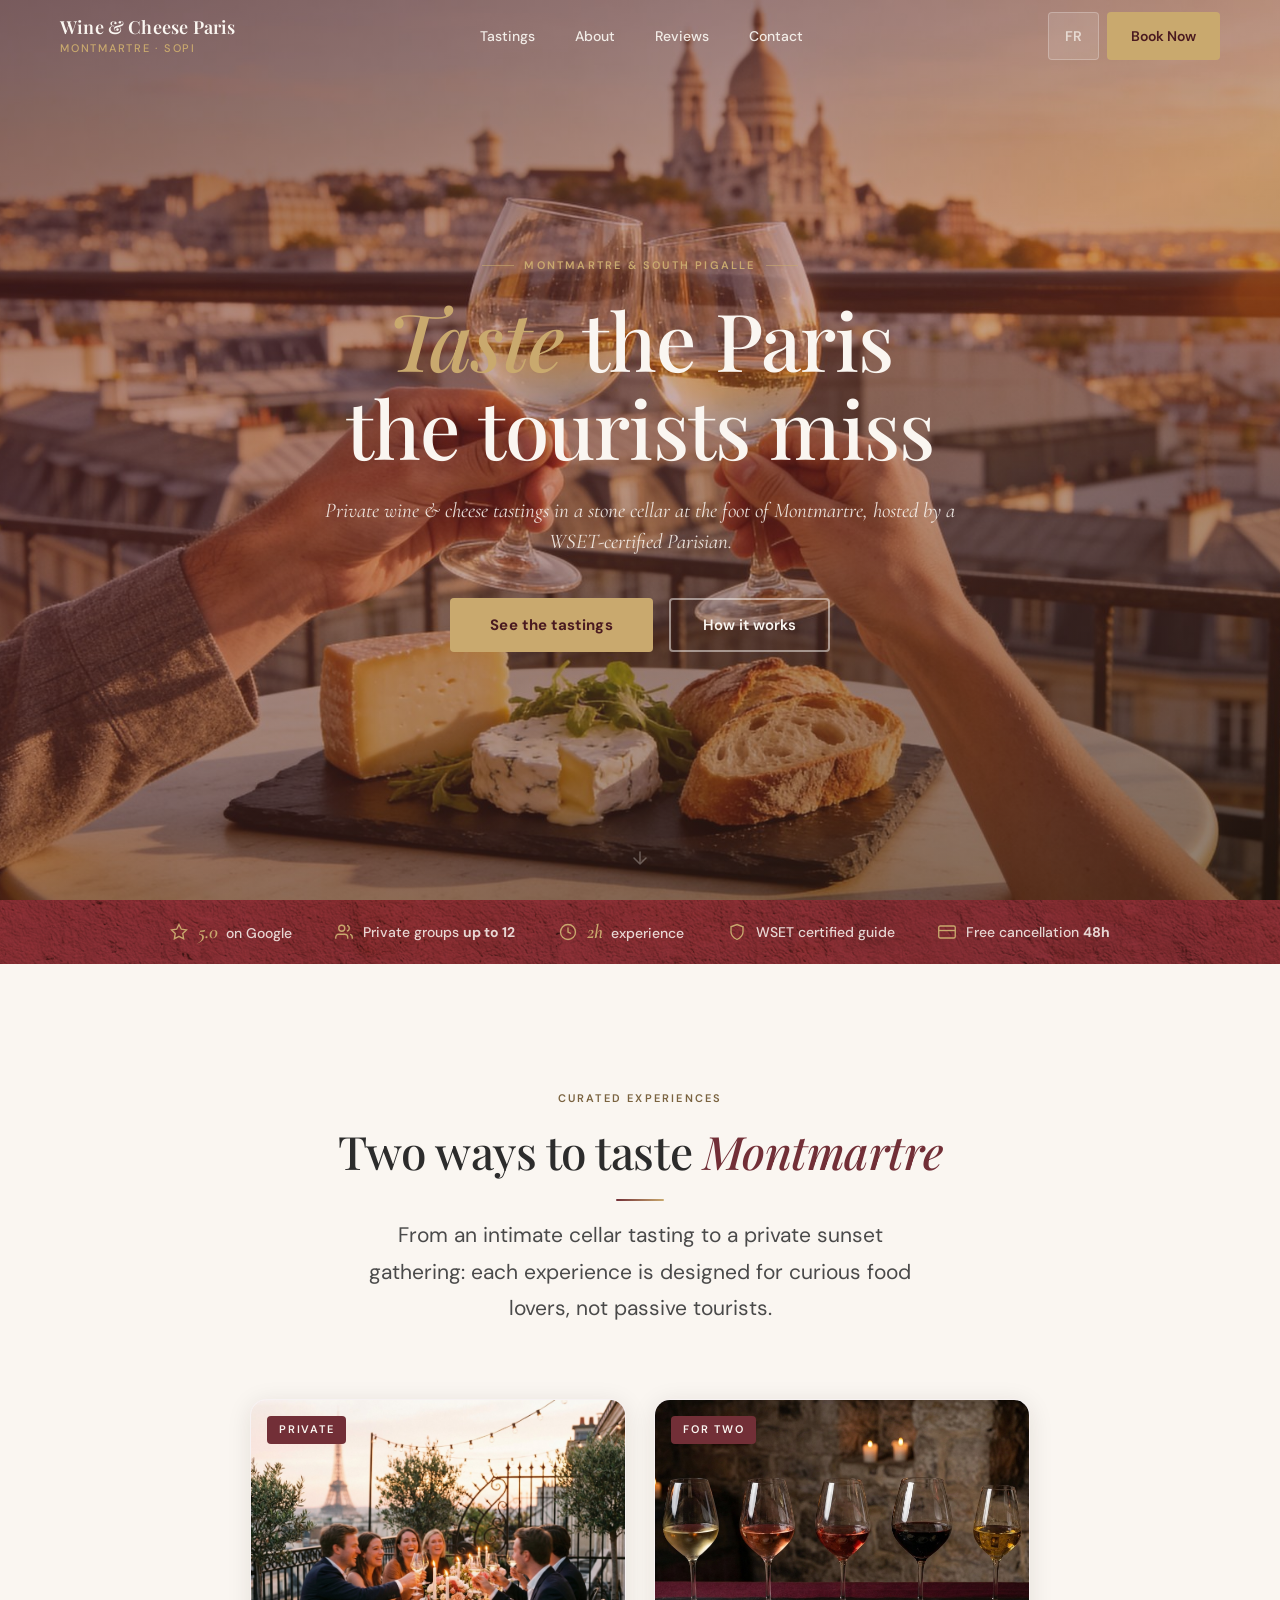
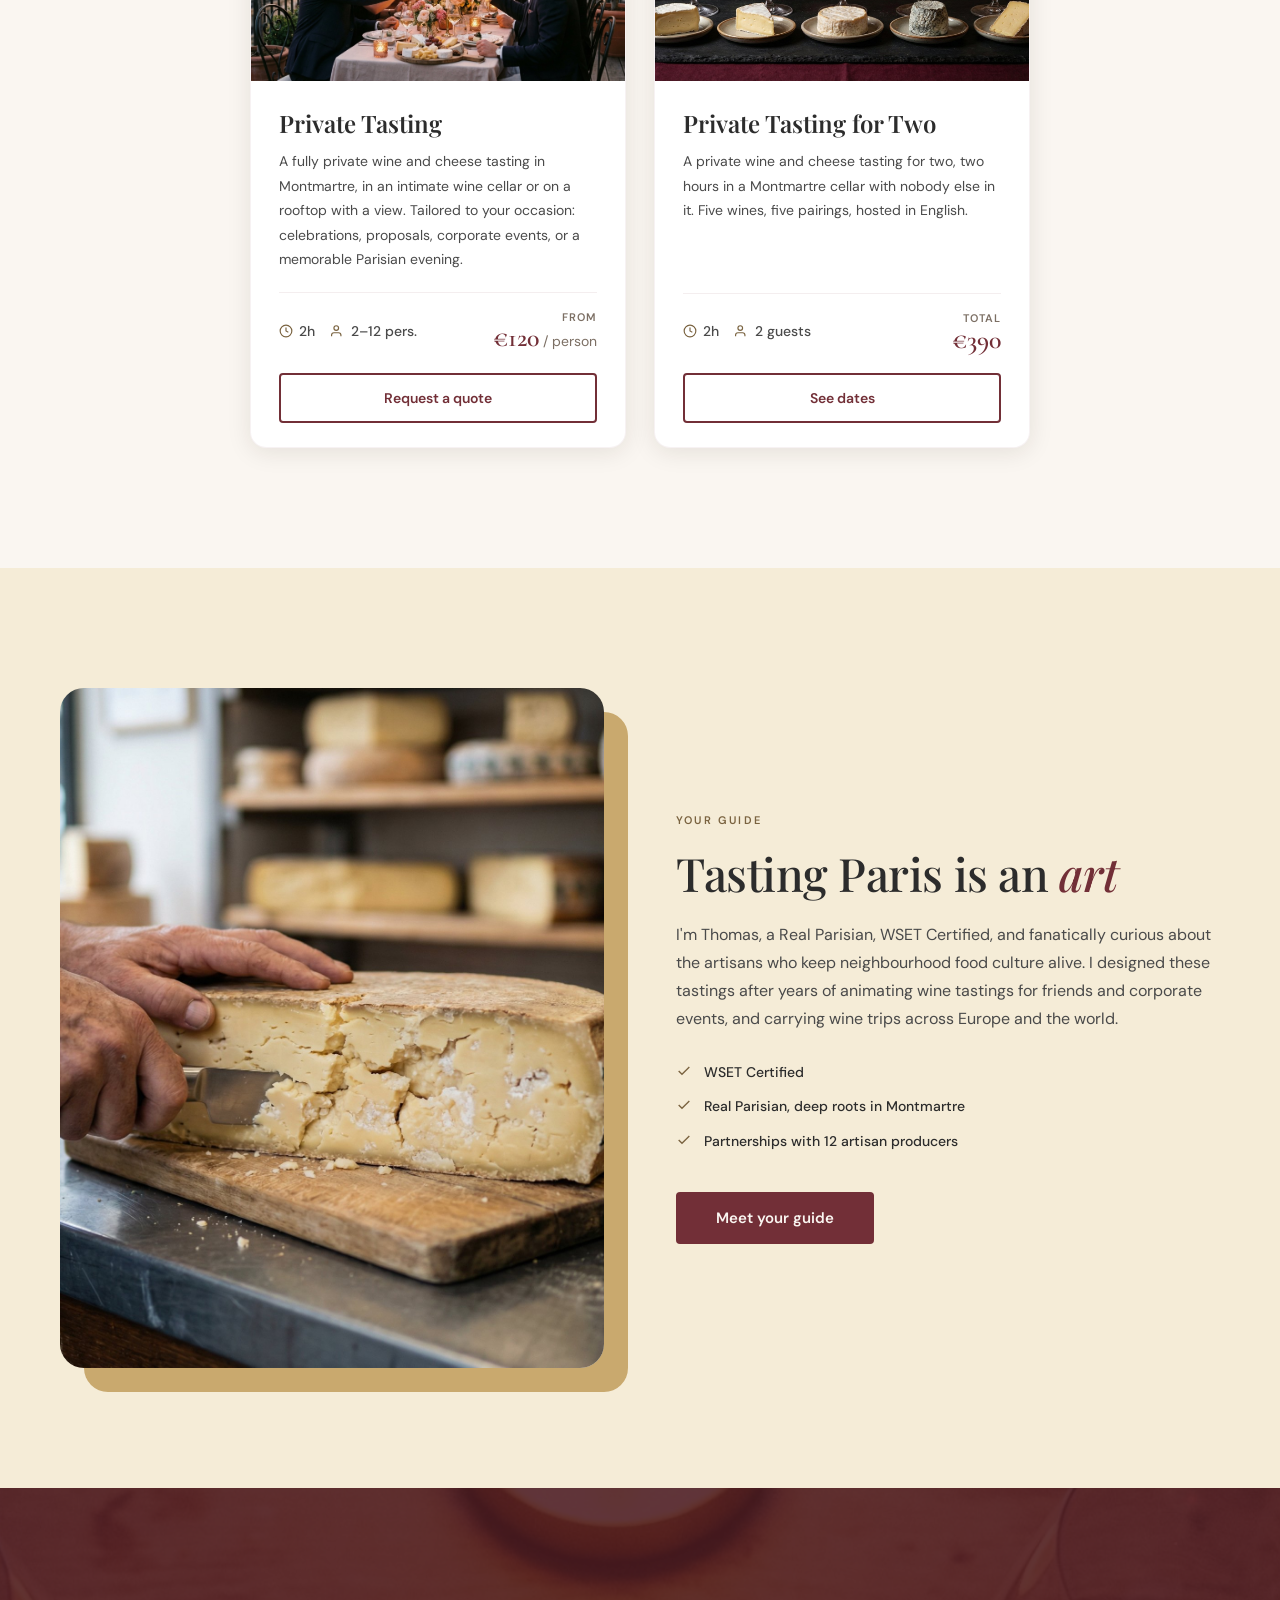
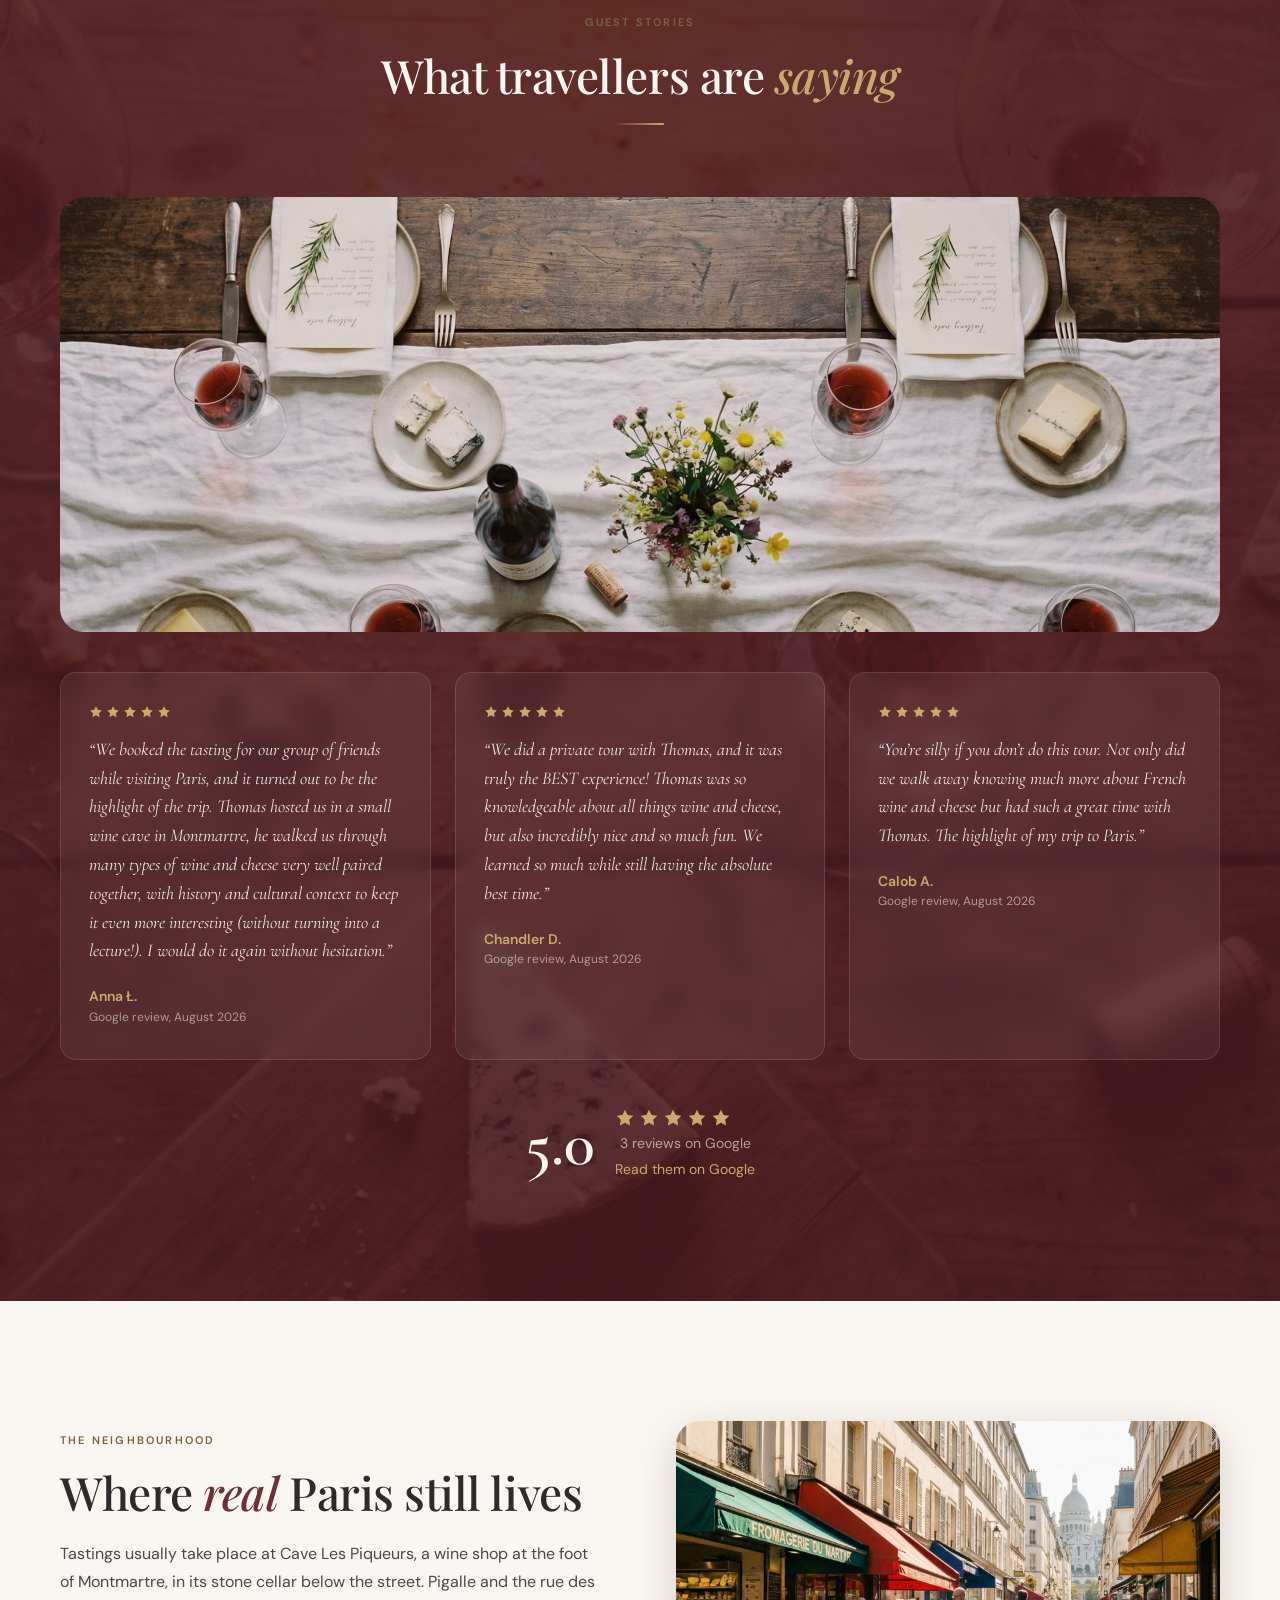
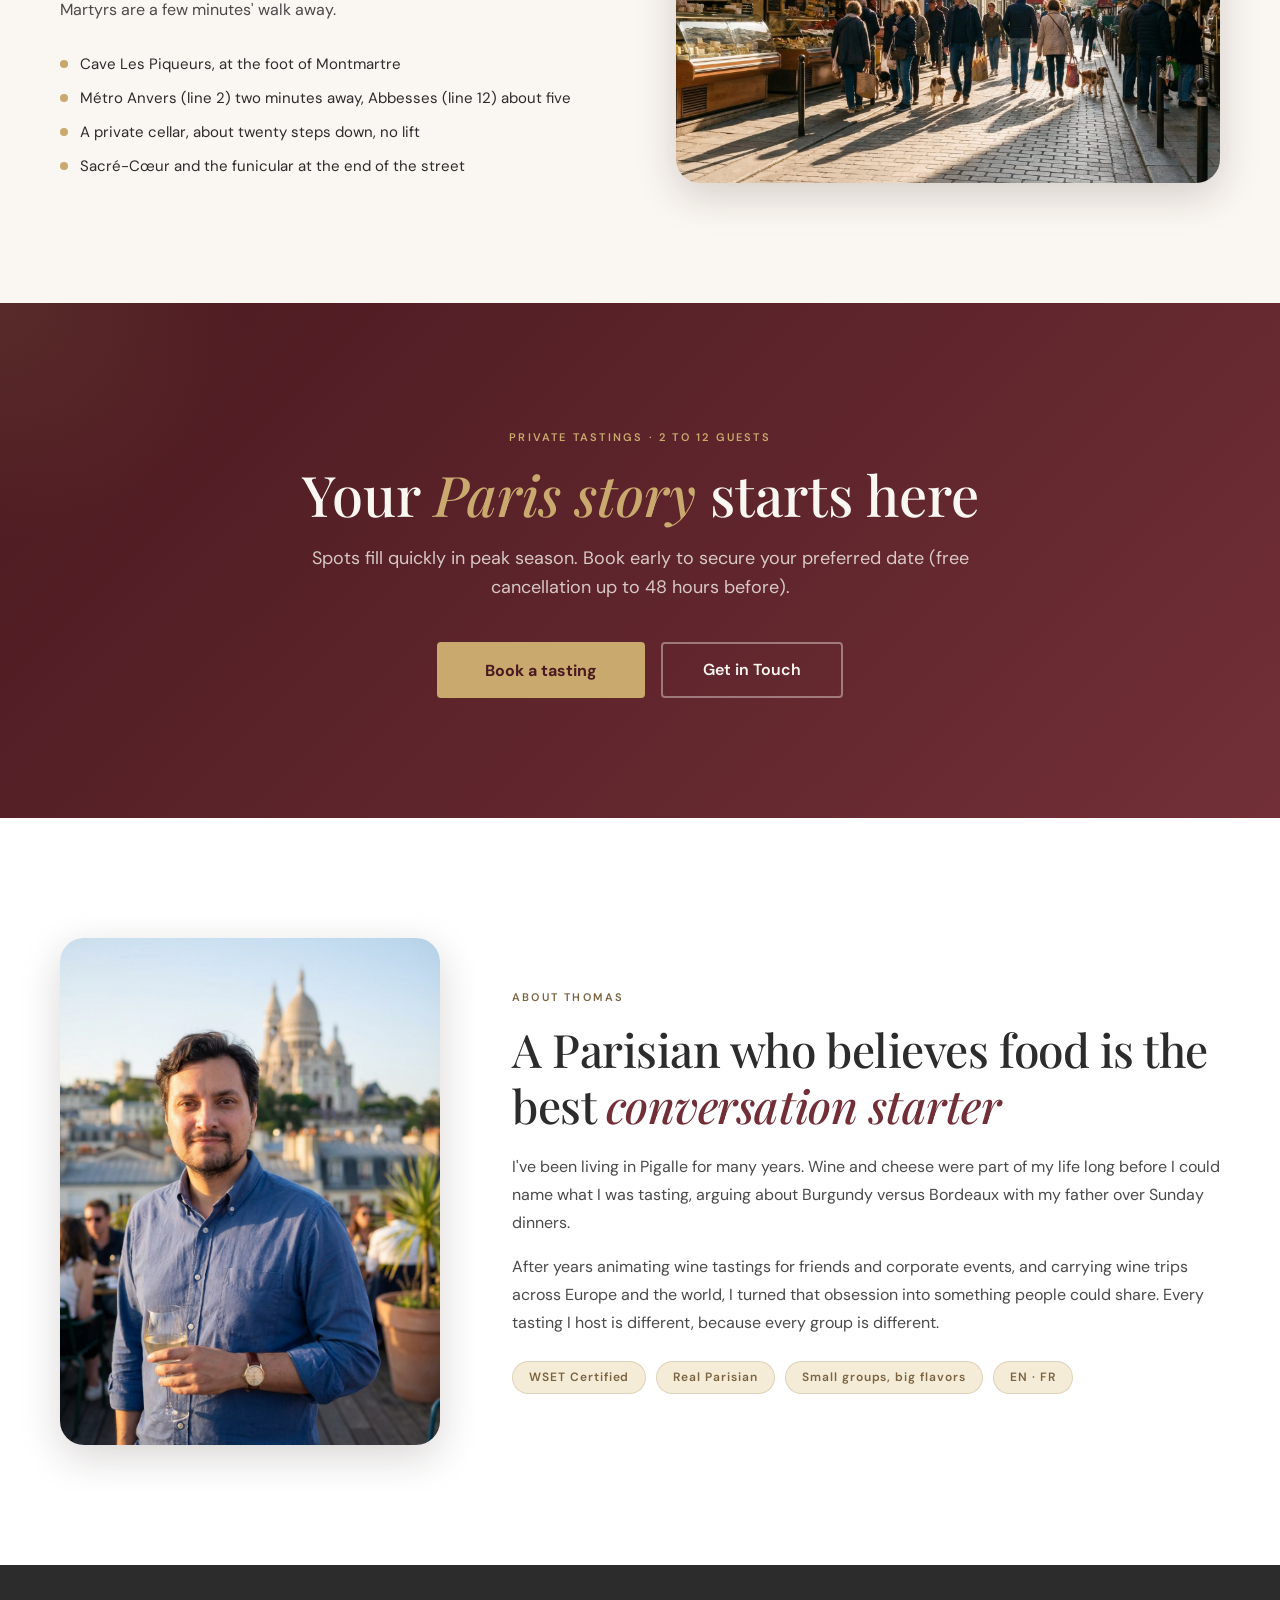
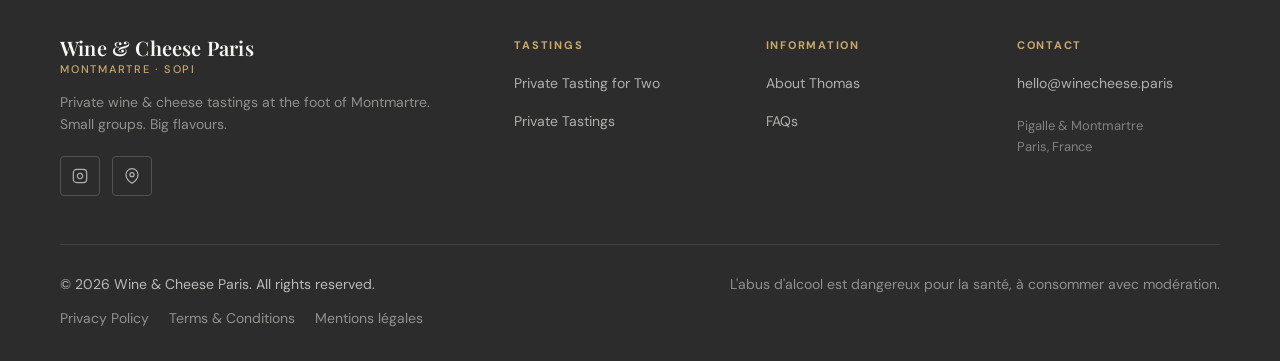
<file: index.html>
<!DOCTYPE html>
<html lang="en">
<head>
<meta charset="UTF-8">
<link rel="icon" href="favicon.svg" type="image/svg+xml">
<link rel="icon" href="favicon.ico" sizes="any">
<link rel="icon" href="favicon-32x32.png" type="image/png" sizes="32x32">
<link rel="icon" href="favicon-16x16.png" type="image/png" sizes="16x16">
<link rel="apple-touch-icon" href="apple-touch-icon.png">
<meta name="viewport" content="width=device-width, initial-scale=1.0">
<title>Wine & Cheese Paris, Private Wine & Cheese Tastings in Montmartre</title>
<meta name="description" content="Private wine & cheese tastings in Montmartre, hosted in English by a WSET-certified Parisian. Groups of 2 to 12 from €120 per person, or €390 in total for two.">
<meta property="og:title" content="Wine & Cheese Paris">
<meta property="og:description" content="Authentic wine & cheese experiences in Montmartre with a certified local guide.">
<meta property="og:image" content="images/hero.jpg">
<link href="https://fonts.googleapis.com/css2?family=Playfair+Display:ital,wght@0,400;0,500;0,600;0,700;1,400;1,500&family=DM+Sans:ital,opsz,wght@0,9..40,400;0,9..40,500;0,9..40,600;0,9..40,700;1,9..40,400&family=Cormorant+Garamond:ital,wght@0,400;0,500;0,600;1,400;1,500;1,600&display=swap" rel="stylesheet">
<link rel="stylesheet" href="tokens.css">
<link rel="stylesheet" href="shared.css">
<style>
/* ─── HERO ──────────────────────────────────────────────────────── */
.hero {
  position:relative; min-height:100vh;
  display:flex; align-items:center; justify-content:center;
  overflow:hidden;
}
.hero-image {
  position:absolute; inset:0;
  background:url('images/hero.jpg') center center / cover no-repeat;
}
.hero-overlay {
  position:absolute; inset:0;
  background:linear-gradient(
    160deg,
    rgba(74,26,32,0.62) 0%,
    rgba(114,47,55,0.38) 45%,
    rgba(44,28,20,0.55) 100%
  );
}
.hero-content {
  position:relative; z-index:2;
  text-align:center;
  padding:0 var(--space-block);
  max-width:820px;
  animation:heroFadeUp 1s ease both;
}
@keyframes heroFadeUp {
  from { opacity:0; transform:translateY(28px); }
  to { opacity:1; transform:translateY(0); }
}
.hero-eyebrow {
  display:inline-flex; align-items:center; gap:10px;
  font-family:var(--ff-body);
  font-size:var(--text-2xs); font-weight:var(--weight-semibold);
  letter-spacing:var(--tracking-caps-lg); text-transform:uppercase;
  color:var(--gold);
  margin-bottom:var(--space-sm);
}
.hero-eyebrow::before, .hero-eyebrow::after {
  content:''; display:block; width:32px; height:1px;
  background:var(--gold); opacity:0.6;
}
.hero-title {
  font-family:var(--ff-display);
  font-size:var(--text-hero);
  font-weight:var(--weight-medium);
  color:var(--cream);
  line-height:var(--leading-tight);
  margin-bottom:var(--space-md);
  letter-spacing:var(--tracking-tight);
}
.hero-title em { font-style:italic; color:var(--gold); }
.hero-sub {
  font-family:var(--ff-accent);
  font-size:var(--text-lead);
  font-style:italic;
  color:rgba(250,246,241,0.88);
  margin-bottom:var(--space-2xl);
  line-height:var(--leading-normal);
}
.hero-ctas { display:flex; gap:var(--space-xs); justify-content:center; flex-wrap:wrap; }
.btn-primary {
  display:inline-flex; align-items:center; justify-content:center; text-decoration:none;
  background:var(--gold); color:var(--dark-wine);
  font-family:var(--ff-body); font-size:var(--text-base); font-weight:var(--weight-bold);
  padding:0 var(--space-2xl); height:54px; border-radius:var(--radius-sm);
  border:none; cursor:pointer; letter-spacing:var(--tracking-wide);
  transition:background var(--transition), transform var(--transition), box-shadow var(--transition);
  min-height:var(--touch-min);
}
.btn-primary:hover { background:var(--gold-hover); transform:translateY(-2px); box-shadow:0 8px 28px rgba(201,169,110,0.45); }
.btn-outline {
  display:inline-flex; align-items:center; justify-content:center; text-decoration:none;
  background:transparent; color:var(--cream);
  font-family:var(--ff-body); font-size:var(--text-base); font-weight:var(--weight-semibold);
  padding:0 var(--space-xl); height:54px; border-radius:var(--radius-sm);
  border:2px solid rgba(250,246,241,0.5); cursor:pointer;
  transition:border-color var(--transition), background var(--transition);
  min-height:var(--touch-min);
}
.btn-outline:hover { border-color:var(--cream); background:rgba(250,246,241,0.1); }
.hero-scroll {
  position:absolute; bottom:var(--space-xl); left:50%; transform:translateX(-50%);
  display:flex; flex-direction:column; align-items:center; gap:var(--space-3xs);
  color:rgba(250,246,241,0.6);
  font-size:var(--text-2xs); font-weight:var(--weight-medium); letter-spacing:var(--tracking-caps); text-transform:uppercase;
  animation:scrollBounce 2.5s ease infinite;
}
@keyframes scrollBounce {
  0%, 100% { transform:translateX(-50%) translateY(0); }
  50% { transform:translateX(-50%) translateY(6px); }
}
.hero-scroll svg { opacity:0.5; }

/* ─── TRUST BAR ─────────────────────────────────────────────────── */
.trust-bar {
  background:var(--dark-wine);
  background-image:url('images/stone-texture.jpg');
  background-blend-mode:overlay;
  background-size:cover;
  padding:16px var(--gutter);
  display:flex; align-items:center; justify-content:center;
  gap:var(--space-group);
  flex-wrap:wrap;
}
.trust-item {
  display:flex; align-items:center; gap:10px;
  color:rgba(250,246,241,0.85);
  font-size:var(--text-sm); font-weight:var(--weight-medium);
}
.trust-icon { color:var(--gold); flex-shrink:0; }
.trust-num { font-family:var(--ff-accent); font-size:var(--text-xl); font-weight:var(--weight-semibold); font-style:italic; color:var(--gold); }

/* ─── TOURS GRID ─────────────────────────────────────────────────── */
.tours { background:var(--cream); }
.tours-grid {
  display:grid;
  grid-template-columns:repeat(2, 1fr);
  gap:var(--space-lg);
  max-width:780px;
  margin:0 auto;
}
.tour-card {
  background:var(--white);
  border-radius:var(--radius-lg);
  overflow:hidden;
  box-shadow:var(--shadow-card);
  transition:transform var(--transition), box-shadow var(--transition);
  display:flex; flex-direction:column;
  border:1px solid rgba(114,47,55,0.06);
}
.tour-card:hover { transform:translateY(-6px); box-shadow:var(--shadow-hover); }
.tour-card-image {
  position:relative; overflow:hidden;
  aspect-ratio:4/3;
}
.tour-card-image img {
  width:100%; height:100%; object-fit:cover;
  transition:transform 400ms ease;
}
.tour-card:hover .tour-card-image img { transform:scale(1.05); }
.tour-tag {
  position:absolute; top:var(--space-xs); left:var(--space-xs);
  background:var(--wine); color:var(--cream);
  font-size:var(--text-2xs); font-weight:var(--weight-semibold);
  letter-spacing:var(--tracking-caps); text-transform:uppercase;
  padding:5px var(--space-2xs); border-radius:var(--radius-sm);
}
.tour-card-body { padding:var(--space-lg) var(--space-lg) var(--space-md); flex:1; display:flex; flex-direction:column; }
.tour-name {
  font-family:var(--ff-display); font-size:var(--text-2xl); font-weight:var(--weight-semibold);
  color:var(--charcoal); line-height:var(--leading-snug); margin-bottom:var(--space-2xs);
}
.tour-desc { font-size:var(--text-sm); line-height:var(--leading-loose); color:var(--slate); flex:1; margin-bottom:var(--space-sm); }
.tour-meta {
  display:flex; align-items:center; gap:var(--space-xs);
  padding-top:var(--space-xs); border-top:1px solid rgba(114,47,55,0.08);
  margin-bottom:var(--space-sm);
}
.tour-meta-item {
  display:flex; align-items:center; gap:6px;
  font-size:var(--text-sm); font-weight:var(--weight-medium); color:var(--slate);
}
.tour-meta-item svg { color:var(--gold-text); flex-shrink:0; }
.tour-price {
  display:flex; flex-direction:column; align-items:flex-end;
  margin-left:auto;
}
.price-from {
  font-family:var(--ff-body); font-size:var(--text-2xs); font-weight:var(--weight-semibold);
  letter-spacing:0.1em; text-transform:uppercase;
  color:var(--stone-text); line-height:var(--leading-normal);
}
.price-main { display:flex; align-items:baseline; gap:var(--space-4xs); }
.price-amount {
  font-family:var(--ff-accent); font-size:26px; font-weight:var(--weight-semibold);
  color:var(--wine); line-height:var(--leading-none);
}
.price-per { font-size:var(--text-sm); font-weight:var(--weight-normal); color:var(--stone-text); }
.btn-tour {
  display:block; width:100%; text-align:center;
  background:transparent; color:var(--wine);
  border:2px solid var(--wine); border-radius:var(--radius-sm);
  font-size:var(--text-sm); font-weight:var(--weight-semibold); padding:var(--space-2xs);
  cursor:pointer; transition:all var(--transition);
  min-height:var(--touch-min); font-family:var(--ff-body);
}
.btn-tour:hover { background:var(--wine); color:var(--cream); }
.tour-card.featured .btn-tour { background:var(--gold); color:var(--dark-wine); border-color:var(--gold); }
.tour-card.featured .btn-tour:hover { background:var(--gold-hover); border-color:var(--gold-hover); }
.tour-card.featured { border:2px solid var(--gold); }

/* ─── EXPERTISE / ABOUT STRIP ───────────────────────────────────── */
.expertise { background:var(--light-gold); }
.expertise-grid {
  display:grid; grid-template-columns:1fr 1fr;
  gap:var(--space-block); align-items:center;
}
.expertise-image {
  position:relative; border-radius:var(--radius-xl);
  overflow:hidden; aspect-ratio:4/5;
  box-shadow:24px 24px 0 var(--gold);
}
.expertise-image img { width:100%; height:100%; object-fit:cover; }
.expertise-badge {
  position:absolute; bottom:-var(--space-2xs); right:-var(--space-2xs);
  background:var(--wine); color:var(--cream);
  border-radius:50%; width:96px; height:96px;
  display:flex; flex-direction:column; align-items:center; justify-content:center;
  font-family:var(--ff-display); font-size:var(--text-2xl); font-weight:var(--weight-bold);
  line-height:var(--leading-none); text-align:center;
  box-shadow:0 8px 24px rgba(114,47,55,0.35);
}
.expertise-badge small { font-family:var(--ff-body); font-size:var(--text-2xs); letter-spacing:var(--tracking-caps); text-transform:uppercase; opacity:0.8; }
.expertise-text .section-eyebrow { display:block; text-align:left; }
.expertise-text .section-title { text-align:left; }
.expertise-body { font-size:var(--text-md); line-height:var(--leading-loose); color:var(--slate); margin-top:var(--space-sm); }
.credential-list { list-style:none; margin-top:var(--space-lg); display:flex; flex-direction:column; gap:var(--space-2xs); }
.credential-item {
  display:flex; align-items:flex-start; gap:var(--space-2xs);
  font-size:var(--text-sm); color:var(--charcoal); font-weight:var(--weight-medium);
}
.credential-icon { color:var(--gold-text); margin-top:2px; flex-shrink:0; }
.expertise-cta { margin-top:var(--space-2xl); }
.btn-secondary {
  display:inline-flex; align-items:center; justify-content:center; text-decoration:none;
  background:var(--wine); color:var(--cream);
  font-family:var(--ff-body); font-size:var(--text-base); font-weight:var(--weight-semibold);
  padding:0 var(--space-2xl); height:52px; border-radius:var(--radius-sm);
  border:none; cursor:pointer;
  transition:background var(--transition), transform var(--transition);
  min-height:var(--touch-min);
}
.btn-secondary:hover { background:var(--dark-wine); transform:translateY(-2px); }

/* ─── REVIEWS ────────────────────────────────────────────────────── */
.reviews {
  position:relative; overflow:hidden;
  background:var(--dark-wine);
}
.reviews-bg {
  position:absolute; inset:0;
  background:url('images/tasting-table.jpg') center / cover no-repeat;
  opacity:0.12;
}
.reviews-inner { position:relative; z-index:2; }
.reviews .section-eyebrow { color:var(--gold-text); }
.reviews .section-title { color:var(--cream); }
.reviews-grid {
  display:grid; grid-template-columns:repeat(3, 1fr);
  gap:var(--space-md);
}
.review-card {
  background:rgba(250,246,241,0.06);
  border:1px solid rgba(250,246,241,0.12);
  border-radius:var(--radius-lg); padding:var(--space-xl) var(--space-lg);
  backdrop-filter:blur(8px);
  transition:background var(--transition), transform var(--transition);
}
.review-card:hover { background:rgba(250,246,241,0.10); transform:translateY(-3px); }
.review-stars { display:flex; gap:3px; margin-bottom:var(--space-xs); color:var(--gold); }
.review-text {
  font-family:var(--ff-accent); font-size:var(--text-lg); font-style:italic;
  color:rgba(250,246,241,0.92); line-height:var(--leading-relaxed); margin-bottom:var(--space-sm);
}
.review-text::before { content:'\201C'; }
.review-text::after { content:'\201D'; }
.reviewer {
  display:flex; align-items:center; gap:10px;
}
.reviewer-flag { font-size:var(--text-xl); }
.reviewer-info { display:flex; flex-direction:column; }
.reviewer-name { font-size:var(--text-sm); font-weight:var(--weight-semibold); color:var(--gold); }
.reviewer-origin { font-size:var(--text-xs); color:rgba(250,246,241,0.55); }
.reviews-rating {
  text-align:center; margin-top:var(--space-3xl);
  display:flex; align-items:center; justify-content:center; gap:var(--space-sm);
}
.rating-big {
  font-family:var(--ff-accent); font-size:64px; font-weight:var(--weight-semibold);
  color:var(--cream); line-height:var(--leading-none);
}
.rating-label { font-size:var(--text-sm); color:rgba(250,246,241,0.6); margin-top:var(--space-4xs); }
.rating-stars-big { display:flex; gap:var(--space-4xs); color:var(--gold); margin-bottom:var(--space-4xs); }

/* ─── NEIGHBOURHOOD ─────────────────────────────────────────────── */
.neighbourhood { background:var(--cream); }
.neighbourhood-grid {
  display:grid; grid-template-columns:1fr 1fr;
  gap:var(--space-block); align-items:center;
}
.neighbourhood-text .section-title { text-align:left; }
.neighbourhood-text .section-eyebrow { text-align:left; }
.neighbourhood-body { font-size:var(--text-md); line-height:var(--leading-loose); color:var(--slate); margin-top:var(--space-sm); }
.neighbourhood-image {
  border-radius:var(--radius-xl); overflow:hidden;
  aspect-ratio:3/2;
  box-shadow:var(--shadow-hover);
}
.neighbourhood-image img { width:100%; height:100%; object-fit:cover; }
.stops-list { list-style:none; margin-top:var(--space-lg); display:flex; flex-direction:column; gap:10px; }
.stop-item {
  display:flex; align-items:center; gap:var(--space-2xs);
  font-size:var(--text-base); color:var(--charcoal);
}
.stop-dot { width:8px; height:8px; border-radius:50%; background:var(--gold); flex-shrink:0; }

/* ─── CTA SECTION ───────────────────────────────────────────────── */
.cta-section {
  background:linear-gradient(135deg, var(--dark-wine) 0%, var(--wine) 100%);
  text-align:center; padding:var(--space-section) var(--gutter);
  position:relative; overflow:hidden;
}
.cta-section::before {
  content:'';
  position:absolute; top:-50%; left:-20%;
  width:500px; height:500px;
  background:radial-gradient(circle, rgba(201,169,110,0.12) 0%, transparent 70%);
  border-radius:50%;
}
.cta-inner { position:relative; z-index:2; max-width:680px; margin:0 auto; }
.cta-eyebrow { display:inline-block; font-size:var(--text-2xs); font-weight:var(--weight-semibold); letter-spacing:var(--tracking-caps-lg); text-transform:uppercase; color:var(--gold); margin-bottom:var(--space-xs); }
.cta-title { font-family:var(--ff-display); font-size:var(--text-page-title); font-weight:var(--weight-medium); color:var(--cream); line-height:var(--leading-tight); margin-bottom:var(--space-sm); }
.cta-title em { font-style:italic; color:var(--gold); }
.cta-desc { font-size:var(--text-lg); color:rgba(250,246,241,0.78); margin-bottom:var(--space-2xl); line-height:var(--leading-relaxed); }
.cta-buttons { display:flex; gap:var(--space-xs); justify-content:center; flex-wrap:wrap; }
.btn-cta-primary {
  background:var(--gold); color:var(--dark-wine);
  font-family:var(--ff-body); font-size:var(--text-md); font-weight:var(--weight-bold);
  padding:0 var(--space-3xl); height:56px; border-radius:var(--radius-sm);
  border:none; cursor:pointer;
  transition:background var(--transition), transform var(--transition);
  min-height:var(--touch-min);
}
.btn-cta-primary:hover { background:var(--gold-hover); transform:translateY(-2px); }

/* ─── ABOUT TEASER ──────────────────────────────────────────────── */
.about-teaser { background:var(--white); }
.about-grid {
  display:grid; grid-template-columns:380px 1fr;
  gap:var(--space-block); align-items:center;
}
.about-portrait {
  position:relative; border-radius:var(--radius-xl); overflow:hidden;
  aspect-ratio:3/4;
  box-shadow:var(--shadow-hover);
}
.about-portrait img { width:100%; height:100%; object-fit:cover; }
.about-text .section-eyebrow { text-align:left; display:block; }
.about-text .section-title { text-align:left; }
.about-body { font-size:var(--text-md); line-height:var(--leading-loose); color:var(--slate); margin-top:var(--space-sm); }
.about-body p + p { margin-top:var(--space-xs); }
.credential-chips { display:flex; flex-wrap:wrap; gap:10px; margin-top:var(--space-md); }
.chip {
  background:var(--light-gold); color:var(--gold-text);
  font-size:var(--text-xs); font-weight:var(--weight-semibold); letter-spacing:0.08em;
  padding:6px var(--space-xs); border-radius:100px;
  border:1px solid rgba(122,99,64,0.2);
}

/* ─── NEWSLETTER ─────────────────────────────────────────────────── */
.newsletter { background:var(--light-gold); text-align:center; position:relative; overflow:hidden; }
.newsletter::before { content:''; position:absolute; inset:0; background:url('images/wine-pour-closeup.jpg') center/cover no-repeat; opacity:0.08; z-index:0; }
.newsletter > * { position:relative; z-index:1; }
.newsletter-title { font-family:var(--ff-display); font-size:var(--text-section); font-weight:var(--weight-medium); color:var(--charcoal); margin-bottom:var(--space-2xs); }
.newsletter-desc { font-size:var(--text-md); color:var(--slate); margin-bottom:var(--space-xl); }
.newsletter-form { display:flex; gap:var(--space-2xs); max-width:460px; margin:0 auto; }
.newsletter-input {
  flex:1; border:1.5px solid rgba(114,47,55,0.2); border-radius:var(--radius-sm);
  background:var(--white); color:var(--charcoal);
  font-family:var(--ff-body); font-size:var(--text-base); padding:0 var(--space-sm);
  height:52px; min-height:var(--touch-min);
  transition:border-color var(--transition);
}
.newsletter-input:focus { outline:none; border-color:var(--wine); box-shadow:0 0 0 3px rgba(114,47,55,0.1); }
.btn-subscribe {
  background:var(--wine); color:var(--cream);
  font-family:var(--ff-body); font-size:var(--text-sm); font-weight:var(--weight-semibold);
  padding:0 var(--space-lg); height:52px; border-radius:var(--radius-sm);
  border:none; cursor:pointer; white-space:nowrap;
  transition:background var(--transition);
  min-height:var(--touch-min);
}
.btn-subscribe:hover { background:var(--dark-wine); }

/* ─── RESPONSIVE, propre a l'accueil ─────────────────────────────── */
/* Le pied de page et la bascule du menu sont gouvernes par shared.css. */
@media (max-width:640px) {
  .tours-grid { grid-template-columns:1fr; max-width:420px; }
  .expertise-grid, .neighbourhood-grid, .about-grid { grid-template-columns:1fr; }
  .about-grid { grid-template-columns:1fr; }
  .about-portrait { max-width:340px; margin:0 auto; }
  .reviews-grid { grid-template-columns:1fr; }
  .newsletter-form { flex-direction:column; }
}
@media (max-width:480px) {
  .trust-bar { gap:var(--space-xs); }
  .trust-item { font-size:var(--text-xs); }
}
</style>
<script async src="https://analytics.winecheese.paris/js/pa-krMVZUVywC4sob83U_ji3.js"></script>
<script>
window.plausible=window.plausible||function(){(plausible.q=plausible.q||[]).push(arguments)},plausible.init=plausible.init||function(i){plausible.o=i||{}};
plausible.init()
</script>
<script defer src="analytics.js"></script>
</head>
<body>

<a href="#main-content" class="skip-link">Skip to main content</a>

<!-- ─── HEADER ─────────────────────────────────────────────────── -->
<header class="site-header" role="banner" id="site-header">
  <a href="/" class="logo" aria-label="Wine & Cheese Paris, Home">
    <span class="logo-main">Wine & Cheese Paris</span>
    <span class="logo-sub">Montmartre · SoPi</span>
  </a>

  <nav class="main-nav" aria-label="Main navigation">
    <a href="#tours" class="nav-link" data-en="Tastings" data-fr="Dégustations">Tastings</a>
    <a href="about.html" class="nav-link" data-en="About" data-fr="À Propos">About</a>
    <a href="#reviews" class="nav-link" data-en="Reviews" data-fr="Avis">Reviews</a>
    <a href="contact.html" class="nav-link" data-en="Contact" data-fr="Contact">Contact</a>
  </nav>

  <div class="nav-right">
    <button class="lang-toggle" id="langToggle" aria-label="Switch language to French">FR</button>
    <button class="btn-book-nav" data-book="choose" data-en="Book Now" data-fr="Réserver">Book Now</button>
    <button class="nav-hamburger" aria-label="Open menu" aria-expanded="false">
      <span></span><span></span><span></span>
    </button>
  </div>
</header>

<!-- ─── HERO ───────────────────────────────────────────────────── -->
<main id="main-content">
<section class="hero" aria-label="Hero">
  <div class="hero-image" id="heroImage" role="img" aria-label="Two glasses of white wine toasting above a cheese board with Sacré-Cœur in the background at golden hour"></div>
  <div class="hero-overlay" aria-hidden="true"></div>
  <div class="hero-content">
    <p class="hero-eyebrow">Montmartre &amp; South Pigalle</p>
    <h1 class="hero-title" id="heroTitle">
      <em>Taste</em> the Paris<br>the tourists miss
    </h1>
    <p class="hero-sub" id="heroSub">Private wine &amp; cheese tastings in a stone cellar at the foot of Montmartre, hosted by a WSET-certified Parisian.</p>
    <div class="hero-ctas">
      <a href="#tours" class="btn-primary" id="heroCta1">See the tastings</a>
      <a href="#expertise" class="btn-outline" id="heroCta2">How it works</a>
    </div>
  </div>
  <div class="hero-scroll" aria-hidden="true">
    <svg width="20" height="20" viewBox="0 0 20 20" fill="none">
      <path d="M10 4v12M4 10l6 6 6-6" stroke="currentColor" stroke-width="1.5" stroke-linecap="round" stroke-linejoin="round"/>
    </svg>
  </div>
</section>

<!-- ─── TRUST BAR ─────────────────────────────────────────────── -->
<div class="trust-bar" role="region" aria-label="Key facts">
  <div class="trust-item">
    <svg class="trust-icon" width="18" height="18" viewBox="0 0 24 24" fill="none" stroke="currentColor" stroke-width="1.8"><polygon points="12 2 15.09 8.26 22 9.27 17 14.14 18.18 21.02 12 17.77 5.82 21.02 7 14.14 2 9.27 8.91 8.26 12 2"/></svg>
    <span><span class="trust-num">5.0</span> &nbsp;on Google</span>
  </div>
  <div class="trust-item">
    <svg class="trust-icon" width="18" height="18" viewBox="0 0 24 24" fill="none" stroke="currentColor" stroke-width="1.8"><path d="M17 21v-2a4 4 0 0 0-4-4H5a4 4 0 0 0-4 4v2"/><circle cx="9" cy="7" r="4"/><path d="M23 21v-2a4 4 0 0 0-3-3.87"/><path d="M16 3.13a4 4 0 0 1 0 7.75"/></svg>
    <span>Private groups <strong>up to 12</strong></span>
  </div>
  <div class="trust-item">
    <svg class="trust-icon" width="18" height="18" viewBox="0 0 24 24" fill="none" stroke="currentColor" stroke-width="1.8"><circle cx="12" cy="12" r="10"/><path d="M12 6v6l4 2"/></svg>
    <span><span class="trust-num">2h</span> &nbsp;experience</span>
  </div>
  <div class="trust-item">
    <svg class="trust-icon" width="18" height="18" viewBox="0 0 24 24" fill="none" stroke="currentColor" stroke-width="1.8"><path d="M12 22s8-4 8-10V5l-8-3-8 3v7c0 6 8 10 8 10z"/></svg>
    <span>WSET certified guide</span>
  </div>
  <div class="trust-item">
    <svg class="trust-icon" width="18" height="18" viewBox="0 0 24 24" fill="none" stroke="currentColor" stroke-width="1.8"><rect x="1" y="4" width="22" height="16" rx="2" ry="2"/><line x1="1" y1="10" x2="23" y2="10"/></svg>
    <span>Free cancellation <strong>48h</strong></span>
  </div>
</div>

<!-- ─── TOURS ─────────────────────────────────────────────────── -->
<section class="section tours" id="tours" aria-labelledby="tours-heading">
  <div class="section-inner">
    <header class="section-header">
      <p class="section-eyebrow" id="toursEyebrow">Curated experiences</p>
      <h2 class="section-title" id="toursHeading">Two ways to taste <em>Montmartre</em></h2>
      <div class="divider"></div>
      <p class="section-desc" id="toursDesc">From an intimate cellar tasting to a private sunset gathering: each experience is designed for curious food lovers, not passive tourists.</p>
    </header>

    <div class="tours-grid">
      <!-- Card: Private Tasting -->
      <article class="tour-card" aria-label="Private Wine & Cheese Tasting">
        <div class="tour-card-image">
          <img src="images/card-rooftop.jpg" alt="Elegant group toasting with wine glasses on a Paris rooftop with the Eiffel Tower at sunset" loading="lazy">
          <span class="tour-tag" id="tag3">Private</span>
        </div>
        <div class="tour-card-body">
          <h3 class="tour-name" id="tourName3">Private Tasting</h3>
          <p class="tour-desc" id="tourDesc3">A fully private wine and cheese tasting in Montmartre, in an intimate wine cellar or on a rooftop with a view. Tailored to your occasion: celebrations, proposals, corporate events, or a memorable Parisian evening.</p>
          <div class="tour-meta">
            <div class="tour-meta-item">
              <svg width="14" height="14" viewBox="0 0 24 24" fill="none" stroke="currentColor" stroke-width="2"><circle cx="12" cy="12" r="10"/><path d="M12 6v6l4 2"/></svg>
              <span id="tourDur3">2h</span>
            </div>
            <div class="tour-meta-item">
              <svg width="14" height="14" viewBox="0 0 24 24" fill="none" stroke="currentColor" stroke-width="2"><path d="M17 21v-2a4 4 0 0 0-4-4H5a4 4 0 0 0-4 4v2"/><circle cx="9" cy="7" r="4"/></svg>
              <span id="tourGroup3">2–12 pers.</span>
            </div>
            <div class="tour-price"><span class="price-from" id="pricePrefix3">From</span><span class="price-main"><span class="price-amount" id="tourPriceAmount3">€120</span><span class="price-per" id="pricePer3">/ person</span></span></div>
          </div>
          <a href="contact.html?enquiry=private-couples" class="btn-tour" id="tourCta3" data-book="private">Request a quote</a>
        </div>
      </article>

      <!-- Card 3: Private Tasting for Two -->
      <article class="tour-card" aria-label="Private Wine & Cheese Tasting for Two">
        <div class="tour-card-image">
          <img src="images/pairings-lineup.jpg" alt="Five wine glasses lined up with a different cheese pairing in front of each, stone cellar background with candles" loading="lazy">
          <span class="tour-tag">For Two</span>
        </div>
        <div class="tour-card-body">
          <h3 class="tour-name">Private Tasting for Two</h3>
          <p class="tour-desc">A private wine and cheese tasting for two, two hours in a Montmartre cellar with nobody else in it. Five wines, five pairings, hosted in English.</p>
          <div class="tour-meta">
            <div class="tour-meta-item">
              <svg width="14" height="14" viewBox="0 0 24 24" fill="none" stroke="currentColor" stroke-width="2"><circle cx="12" cy="12" r="10"/><path d="M12 6v6l4 2"/></svg>
              <span>2h</span>
            </div>
            <div class="tour-meta-item">
              <svg width="14" height="14" viewBox="0 0 24 24" fill="none" stroke="currentColor" stroke-width="2"><path d="M17 21v-2a4 4 0 0 0-4-4H5a4 4 0 0 0-4 4v2"/><circle cx="9" cy="7" r="4"/></svg>
              <span>2 guests</span>
            </div>
            <div class="tour-price"><span class="price-from">Total</span><span class="price-main"><span class="price-amount">€390</span></span></div>
          </div>
          <a href="private-wine-tasting-for-two.html" class="btn-tour">See dates</a>
        </div>
      </article>
    </div>
  </div>
</section>

<!-- ─── EXPERTISE ──────────────────────────────────────────────── -->
<section class="section expertise" id="expertise" aria-labelledby="expertise-heading">
  <div class="section-inner">
    <div class="expertise-grid">
      <div class="expertise-image">
        <img src="images/cheese-expertise.jpg" alt="Fromagerie artisan cutting a large aged cheese wheel on a wooden board in a cheese shop" loading="lazy">
        <div class="expertise-badge" aria-hidden="true">
          WSET<br><small>Certified</small>
        </div>
      </div>
      <div class="expertise-text">
        <p class="section-eyebrow" id="expertiseEyebrow">Your guide</p>
        <h2 class="section-title" id="expertise-heading">Tasting Paris is an <em>art</em></h2>
        <p class="expertise-body" id="expertiseBody">
          I'm Thomas, a Real Parisian, WSET Certified, and fanatically curious about the artisans who keep neighbourhood food culture alive. I designed these tastings after years of animating wine tastings for friends and corporate events, and carrying wine trips across Europe and the world.
        </p>
        <ul class="credential-list" role="list" aria-label="Credentials">
          <li class="credential-item">
            <svg class="credential-icon" width="16" height="16" viewBox="0 0 24 24" fill="none" stroke="currentColor" stroke-width="2"><polyline points="20 6 9 17 4 12"/></svg>
            <span id="cred1">WSET Certified</span>
          </li>
          <li class="credential-item">
            <svg class="credential-icon" width="16" height="16" viewBox="0 0 24 24" fill="none" stroke="currentColor" stroke-width="2"><polyline points="20 6 9 17 4 12"/></svg>
            <span id="cred3">Real Parisian, deep roots in Montmartre</span>
          </li>
          <li class="credential-item">
            <svg class="credential-icon" width="16" height="16" viewBox="0 0 24 24" fill="none" stroke="currentColor" stroke-width="2"><polyline points="20 6 9 17 4 12"/></svg>
            <span id="cred4">Partnerships with 12 artisan producers</span>
          </li>
        </ul>
        <div class="expertise-cta">
          <a href="about.html" class="btn-secondary" id="expertiseCta">Meet your guide</a>
        </div>
      </div>
    </div>
  </div>
</section>

<!-- ─── REVIEWS ────────────────────────────────────────────────── -->
<section class="section reviews" id="reviews" aria-labelledby="reviews-heading">
  <div class="reviews-bg" aria-hidden="true" role="presentation"></div>
  <div class="section-inner reviews-inner">
    <header class="section-header">
      <p class="section-eyebrow" id="reviewsEyebrow">Guest stories</p>
      <h2 class="section-title" id="reviews-heading">What travellers are <em style="color:var(--gold);">saying</em></h2>
      <div class="divider"></div>
    </header>
    <div style="border-radius:var(--radius-xl);overflow:hidden;aspect-ratio:16/6;margin-bottom:40px;" class="fade-in"><img src="images/tasting-notes-table.jpg" alt="Tasting table set from above with handwritten notes, wine and cheese" loading="lazy" style="width:100%;height:100%;object-fit:cover;object-position:center 20%;opacity:0.85;"></div>
      <div class="reviews-grid" role="list">
      <article class="review-card" role="listitem">
        <div class="review-stars" aria-label="5 out of 5 stars">
          <svg width="14" height="14" fill="currentColor" viewBox="0 0 24 24"><polygon points="12 2 15.09 8.26 22 9.27 17 14.14 18.18 21.02 12 17.77 5.82 21.02 7 14.14 2 9.27 8.91 8.26 12 2"/></svg>
          <svg width="14" height="14" fill="currentColor" viewBox="0 0 24 24"><polygon points="12 2 15.09 8.26 22 9.27 17 14.14 18.18 21.02 12 17.77 5.82 21.02 7 14.14 2 9.27 8.91 8.26 12 2"/></svg>
          <svg width="14" height="14" fill="currentColor" viewBox="0 0 24 24"><polygon points="12 2 15.09 8.26 22 9.27 17 14.14 18.18 21.02 12 17.77 5.82 21.02 7 14.14 2 9.27 8.91 8.26 12 2"/></svg>
          <svg width="14" height="14" fill="currentColor" viewBox="0 0 24 24"><polygon points="12 2 15.09 8.26 22 9.27 17 14.14 18.18 21.02 12 17.77 5.82 21.02 7 14.14 2 9.27 8.91 8.26 12 2"/></svg>
          <svg width="14" height="14" fill="currentColor" viewBox="0 0 24 24"><polygon points="12 2 15.09 8.26 22 9.27 17 14.14 18.18 21.02 12 17.77 5.82 21.02 7 14.14 2 9.27 8.91 8.26 12 2"/></svg>
        </div>
        <p class="review-text">We booked the tasting for our group of friends while visiting Paris, and it turned out to be the highlight of the trip. Thomas hosted us in a small wine cave in Montmartre, he walked us through many types of wine and cheese very well paired together, with history and cultural context to keep it even more interesting (without turning into a lecture!). I would do it again without hesitation.</p>
        <div class="reviewer">
          <div class="reviewer-info">
            <span class="reviewer-name">Anna Ł.</span>
            <span class="reviewer-origin" data-en="Google review, August 2026" data-fr="Avis Google, août 2026">Google review, August 2026</span>
          </div>
        </div>
      </article>

      <article class="review-card" role="listitem">
        <div class="review-stars" aria-label="5 out of 5 stars">
          <svg width="14" height="14" fill="currentColor" viewBox="0 0 24 24"><polygon points="12 2 15.09 8.26 22 9.27 17 14.14 18.18 21.02 12 17.77 5.82 21.02 7 14.14 2 9.27 8.91 8.26 12 2"/></svg>
          <svg width="14" height="14" fill="currentColor" viewBox="0 0 24 24"><polygon points="12 2 15.09 8.26 22 9.27 17 14.14 18.18 21.02 12 17.77 5.82 21.02 7 14.14 2 9.27 8.91 8.26 12 2"/></svg>
          <svg width="14" height="14" fill="currentColor" viewBox="0 0 24 24"><polygon points="12 2 15.09 8.26 22 9.27 17 14.14 18.18 21.02 12 17.77 5.82 21.02 7 14.14 2 9.27 8.91 8.26 12 2"/></svg>
          <svg width="14" height="14" fill="currentColor" viewBox="0 0 24 24"><polygon points="12 2 15.09 8.26 22 9.27 17 14.14 18.18 21.02 12 17.77 5.82 21.02 7 14.14 2 9.27 8.91 8.26 12 2"/></svg>
          <svg width="14" height="14" fill="currentColor" viewBox="0 0 24 24"><polygon points="12 2 15.09 8.26 22 9.27 17 14.14 18.18 21.02 12 17.77 5.82 21.02 7 14.14 2 9.27 8.91 8.26 12 2"/></svg>
        </div>
        <p class="review-text">We did a private tour with Thomas, and it was truly the BEST experience! Thomas was so knowledgeable about all things wine and cheese, but also incredibly nice and so much fun. We learned so much while still having the absolute best time.</p>
        <div class="reviewer">
          <div class="reviewer-info">
            <span class="reviewer-name">Chandler D.</span>
            <span class="reviewer-origin" data-en="Google review, August 2026" data-fr="Avis Google, août 2026">Google review, August 2026</span>
          </div>
        </div>
      </article>

      <article class="review-card" role="listitem">
        <div class="review-stars" aria-label="5 out of 5 stars">
          <svg width="14" height="14" fill="currentColor" viewBox="0 0 24 24"><polygon points="12 2 15.09 8.26 22 9.27 17 14.14 18.18 21.02 12 17.77 5.82 21.02 7 14.14 2 9.27 8.91 8.26 12 2"/></svg>
          <svg width="14" height="14" fill="currentColor" viewBox="0 0 24 24"><polygon points="12 2 15.09 8.26 22 9.27 17 14.14 18.18 21.02 12 17.77 5.82 21.02 7 14.14 2 9.27 8.91 8.26 12 2"/></svg>
          <svg width="14" height="14" fill="currentColor" viewBox="0 0 24 24"><polygon points="12 2 15.09 8.26 22 9.27 17 14.14 18.18 21.02 12 17.77 5.82 21.02 7 14.14 2 9.27 8.91 8.26 12 2"/></svg>
          <svg width="14" height="14" fill="currentColor" viewBox="0 0 24 24"><polygon points="12 2 15.09 8.26 22 9.27 17 14.14 18.18 21.02 12 17.77 5.82 21.02 7 14.14 2 9.27 8.91 8.26 12 2"/></svg>
          <svg width="14" height="14" fill="currentColor" viewBox="0 0 24 24"><polygon points="12 2 15.09 8.26 22 9.27 17 14.14 18.18 21.02 12 17.77 5.82 21.02 7 14.14 2 9.27 8.91 8.26 12 2"/></svg>
        </div>
        <p class="review-text">You’re silly if you don’t do this tour. Not only did we walk away knowing much more about French wine and cheese but had such a great time with Thomas. The highlight of my trip to Paris.</p>
        <div class="reviewer">
          <div class="reviewer-info">
            <span class="reviewer-name">Calob A.</span>
            <span class="reviewer-origin" data-en="Google review, August 2026" data-fr="Avis Google, août 2026">Google review, August 2026</span>
          </div>
        </div>
      </article>
    </div>
    <div class="reviews-rating" aria-label="Overall rating">
      <div>
        <p class="rating-big">5.0</p>
      </div>
      <div>
        <div class="rating-stars-big" aria-hidden="true">
          <svg width="20" height="20" fill="currentColor" viewBox="0 0 24 24"><polygon points="12 2 15.09 8.26 22 9.27 17 14.14 18.18 21.02 12 17.77 5.82 21.02 7 14.14 2 9.27 8.91 8.26 12 2"/></svg>
          <svg width="20" height="20" fill="currentColor" viewBox="0 0 24 24"><polygon points="12 2 15.09 8.26 22 9.27 17 14.14 18.18 21.02 12 17.77 5.82 21.02 7 14.14 2 9.27 8.91 8.26 12 2"/></svg>
          <svg width="20" height="20" fill="currentColor" viewBox="0 0 24 24"><polygon points="12 2 15.09 8.26 22 9.27 17 14.14 18.18 21.02 12 17.77 5.82 21.02 7 14.14 2 9.27 8.91 8.26 12 2"/></svg>
          <svg width="20" height="20" fill="currentColor" viewBox="0 0 24 24"><polygon points="12 2 15.09 8.26 22 9.27 17 14.14 18.18 21.02 12 17.77 5.82 21.02 7 14.14 2 9.27 8.91 8.26 12 2"/></svg>
          <svg width="20" height="20" fill="currentColor" viewBox="0 0 24 24"><polygon points="12 2 15.09 8.26 22 9.27 17 14.14 18.18 21.02 12 17.77 5.82 21.02 7 14.14 2 9.27 8.91 8.26 12 2"/></svg>
        </div>
        <p class="rating-label" id="ratingLabel">3 reviews on Google</p>
        <p class="rating-label"><a href="https://maps.google.com/?cid=4170445708388515611" target="_blank" rel="noopener noreferrer" style="color:var(--gold);" data-en="Read them on Google" data-fr="Les lire sur Google">Read them on Google</a></p>
      </div>
    </div>
  </div>
</section>

<!-- ─── NEIGHBOURHOOD ──────────────────────────────────────────── -->
<section class="section neighbourhood" id="neighbourhood" aria-labelledby="neighbourhood-heading">
  <div class="section-inner">
    <div class="neighbourhood-grid">
      <div class="neighbourhood-text">
        <p class="section-eyebrow" id="neighEyebrow">The neighbourhood</p>
        <h2 class="section-title" id="neighbourhood-heading">Where <em>real</em> Paris still lives</h2>
        <p class="neighbourhood-body" id="neighBody">
          Tastings usually take place at Cave Les Piqueurs, a wine shop at the foot of Montmartre, in its stone cellar below the street. Pigalle and the rue des Martyrs are a few minutes' walk away.
        </p>
        <ul class="stops-list" role="list" aria-label="Where we taste">
          <li class="stop-item"><span class="stop-dot" aria-hidden="true"></span><span id="stop1">Cave Les Piqueurs, at the foot of Montmartre</span></li>
          <li class="stop-item"><span class="stop-dot" aria-hidden="true"></span><span id="stop2">Métro Anvers (line 2) two minutes away, Abbesses (line 12) about five</span></li>
          <li class="stop-item"><span class="stop-dot" aria-hidden="true"></span><span id="stop3">A private cellar, about twenty steps down, no lift</span></li>
          <li class="stop-item"><span class="stop-dot" aria-hidden="true"></span><span id="stop4">Sacré-Cœur and the funicular at the end of the street</span></li>
        </ul>
      </div>
      <div class="neighbourhood-image">
        <img src="images/rue-martyrs.jpg" alt="Busy Rue des Martyrs on a Saturday morning with fromagerie, boulangerie, shoppers and Sacré-Cœur visible at the end of the street" loading="lazy">
      </div>
    </div>
  </div>
</section>

<!-- ─── CTA ────────────────────────────────────────────────────── -->
<section class="cta-section" aria-label="Call to action">
  <div class="cta-inner">
    <p class="cta-eyebrow" id="ctaEyebrow">Private tastings · 2 to 12 guests</p>
    <h2 class="cta-title" id="ctaTitle">Your <em>Paris story</em> starts here</h2>
    <p class="cta-desc" id="ctaDesc">Spots fill quickly in peak season. Book early to secure your preferred date (free cancellation up to 48 hours before).</p>
    <div class="cta-buttons">
      <button class="btn-cta-primary" id="ctaPrimary" data-book="choose">Book a tasting</button>
      <a href="contact.html" class="btn-cta-outline" id="ctaSecondary">Get in Touch</a>
    </div>
  </div>
</section>

<!-- ─── ABOUT TEASER ──────────────────────────────────────────── -->
<section class="section about-teaser" id="about" aria-labelledby="about-heading">
  <div class="section-inner">
    <div class="about-grid">
      <div class="about-portrait">
        <img src="images/ThomasPerrienWineCheese.png" alt="Thomas, guide and founder of Wine & Cheese Paris" loading="lazy">
      </div>
      <div class="about-text">
        <p class="section-eyebrow" id="aboutEyebrow">About Thomas</p>
        <h2 class="section-title" id="about-heading">A Parisian who believes food is the best <em>conversation starter</em></h2>
        <div class="about-body" id="aboutBody">
          <p>I've been living in Pigalle for many years. Wine and cheese were part of my life long before I could name what I was tasting, arguing about Burgundy versus Bordeaux with my father over Sunday dinners.</p>
          <p>After years animating wine tastings for friends and corporate events, and carrying wine trips across Europe and the world, I turned that obsession into something people could share. Every tasting I host is different, because every group is different.</p>
        </div>
        <div class="credential-chips" role="list" aria-label="Certifications">
          <span class="chip" role="listitem">WSET Certified</span>
          <span class="chip" role="listitem">Real Parisian</span>
          <span class="chip" role="listitem">Small groups, big flavors</span>
          <span class="chip" role="listitem">EN · FR</span>
        </div>
      </div>
    </div>
  </div>
</section>

</main>

<!-- ─── FOOTER ─────────────────────────────────────────────────── -->
<footer class="site-footer" role="contentinfo">
  <div class="footer-inner">
    <div class="footer-top">
      <div class="footer-brand">
        <a href="/" class="logo" aria-label="Wine & Cheese Paris">
          <span class="logo-main">Wine &amp; Cheese Paris</span>
          <span class="logo-sub">Montmartre · SoPi</span>
        </a>
        <p class="footer-tagline" id="footerTagline">Private wine &amp; cheese tastings at the foot of Montmartre. Small groups. Big flavours.</p>
        <div class="footer-social" aria-label="Social media">
          <a href="https://instagram.com/winecheeseparis" class="social-link" aria-label="Instagram" rel="noopener noreferrer">
            <svg width="16" height="16" fill="none" stroke="currentColor" stroke-width="1.8" viewBox="0 0 24 24"><rect x="2" y="2" width="20" height="20" rx="5" ry="5"/><path d="M16 11.37A4 4 0 1 1 12.63 8 4 4 0 0 1 16 11.37z"/><line x1="17.5" y1="6.5" x2="17.51" y2="6.5"/></svg>
          </a>
          <a href="https://maps.google.com/?cid=4170445708388515611" class="social-link" aria-label="Google reviews" rel="noopener noreferrer">
            <svg width="16" height="16" viewBox="0 0 24 24" fill="none" stroke="currentColor" stroke-width="1.8"><path d="M21 10c0 7-9 13-9 13s-9-6-9-13a9 9 0 0 1 18 0z"/><circle cx="12" cy="10" r="3"/></svg>
          </a>
        </div>
      </div>

      <div>
        <p class="footer-col-title" id="footColTours">Tastings</p>
        <ul class="footer-links">
          <li><a href="private-wine-tasting-for-two.html">Private Tasting for Two</a></li>
          <li><a href="contact.html" id="footLink3">Private Tastings</a></li>
        </ul>
      </div>

      <div>
        <p class="footer-col-title" id="footColInfo">Information</p>
        <ul class="footer-links">
          <li><a href="#about" id="footLink5">About Thomas</a></li>
          <li><a href="contact.html#faq-heading" id="footLink7">FAQs</a></li>
        </ul>
      </div>

      <div>
        <p class="footer-col-title" id="footColContact">Contact</p>
        <ul class="footer-links">
          <li><a href="mailto:hello@winecheese.paris">hello@winecheese.paris</a></li>
          <li style="margin-top:8px;font-size:13px;opacity:0.6;cursor:default;">Pigalle &amp; Montmartre<br>Paris, France</li>
        </ul>
      </div>
    </div>

    <div class="footer-bottom">
      <p class="footer-copy" id="footerCopy">&copy; 2026 Wine &amp; Cheese Paris. All rights reserved.</p>
      <p class="footer-copy" style="opacity:0.7;">L'abus d'alcool est dangereux pour la santé, à consommer avec modération.</p>
      <nav class="footer-legal" aria-label="Legal links">
        <a href="privacy.html" id="footLegal1">Privacy Policy</a>
        <a href="terms.html" id="footLegal2">Terms &amp; Conditions</a>
        <a href="legal-notice.html" id="footLegal3">Mentions légales</a>
      </nav>
    </div>
  </div>
</footer>

<!-- sr-only utility -->

<script>
// ─── HEADER SCROLL ─────────────────────────────────────────────
const header = document.getElementById('site-header');

window.addEventListener('scroll', () => {
  header.classList.toggle('scrolled', window.scrollY > 60);
}, { passive: true });

// ─── LANGUAGE TOGGLE ───────────────────────────────────────────
let lang = 'en';

const translations = {
  heroTitle: {
    en: '<em>Taste</em> the Paris<br>the tourists miss',
    fr: '<em>Goûtez</em> le Paris<br>que les touristes ratent'
  },
  heroSub: {
    en: 'Private wine & cheese tastings in a stone cellar at the foot of Montmartre, hosted by a WSET-certified Parisian.',
    fr: 'Des dégustations privées de vins et de fromages dans une cave voûtée au pied de Montmartre, animées par un Parisien certifié WSET.'
  },
  heroCta1: { en: 'See the tastings', fr: 'Voir les dégustations' },
  heroCta2: { en: 'How it works', fr: 'Comment ça marche' },
  toursEyebrow: { en: 'Curated experiences', fr: 'Expériences sur mesure' },
  toursHeading: { en: 'Two ways to taste <em>Montmartre</em>', fr: 'Deux façons de goûter <em>Montmartre</em>' },
  toursDesc: { en: 'From an intimate cellar tasting to a private sunset gathering: each experience is designed for curious food lovers, not passive tourists.', fr: 'De la dégustation intimiste en cave à la rencontre privée au coucher de soleil: chaque expérience est conçue pour les curieux du goût, pas les touristes passifs.' },
  tag3: { en: 'Private', fr: 'Privé' },
  tourName3: { en: 'Private Tasting', fr: 'Dégustation Privée' },
  tourDesc3: { en: 'A fully private wine and cheese tasting in Montmartre, in an intimate wine cellar or on a rooftop with a view. Tailored to your occasion: celebrations, proposals, corporate events, or a memorable Parisian evening.', fr: 'Une dégustation vin et fromage entièrement privée à Montmartre, dans une cave intimiste ou sur un rooftop avec vue. Sur mesure selon votre occasion : célébrations, demandes en mariage, événements corporate, ou une soirée parisienne mémorable.' },
  tourDur3: { en: '2h', fr: '2h' },
  tourGroup3: { en: '2–12 pers.', fr: '2–12 pers.' },
  pricePrefix3: { en: 'From', fr: 'À partir de' },
  tourPriceAmount3: { en: '€120', fr: '120 €' },
  pricePer3: { en: '/ person', fr: '/ pers.' },
  tourCta3: { en: 'Request a quote', fr: 'Demander un devis' },
  expertiseEyebrow: { en: 'Your guide', fr: 'Votre guide' },
  expertiseBody: { en: 'I\'m Thomas, a Real Parisian, WSET Certified, and fanatically curious about the artisans who keep neighbourhood food culture alive. I designed these tastings after years of animating wine tastings for friends and corporate events, and carrying wine trips across Europe and the world.', fr: 'Je suis Thomas, un vrai Parisien, certifié WSET, et passionné par les artisans qui font vivre la culture culinaire de quartier. J\'ai conçu ces dégustations après des années à animer des dégustations pour des amis et des événements corporate.' },
  cred1: { en: 'WSET Certified', fr: 'WSET Certifié' },
  cred3: { en: 'Real Parisian, deep roots in Montmartre', fr: 'Parisien authentique, profondément ancré à Montmartre' },
  cred4: { en: 'Partnerships with 12 artisan producers', fr: 'Partenariats avec 12 producteurs artisans' },
  expertiseCta: { en: 'Meet your guide', fr: 'Rencontrer le guide' },
  reviewsEyebrow: { en: 'Guest stories', fr: 'Témoignages' },
  ratingLabel: { en: '3 reviews on Google', fr: '3 avis sur Google' },
  neighEyebrow: { en: 'The neighbourhood', fr: 'Le quartier' },
  neighBody: { en: 'Tastings usually take place at Cave Les Piqueurs, a wine shop at the foot of Montmartre, in its stone cellar below the street. Pigalle and the rue des Martyrs are a few minutes\' walk away.', fr: 'Les dégustations ont généralement lieu à la Cave Les Piqueurs, une cave au pied de Montmartre, dans sa cave voûtée sous la rue. Pigalle et la rue des Martyrs sont à quelques minutes à pied.' },
  stop1: { en: 'Cave Les Piqueurs, at the foot of Montmartre', fr: 'Cave Les Piqueurs, au pied de Montmartre' },
  stop2: { en: 'Métro Anvers (line 2) two minutes away, Abbesses (line 12) about five', fr: 'Métro Anvers (ligne 2) à deux minutes, Abbesses (ligne 12) à cinq' },
  stop3: { en: 'A private cellar, about twenty steps down, no lift', fr: 'Une cave privée, une vingtaine de marches, sans ascenseur' },
  stop4: { en: 'Sacré-Cœur and the funicular at the end of the street', fr: 'Le Sacré-Cœur et le funiculaire au bout de la rue' },
  ctaEyebrow: { en: 'Private tastings · 2 to 12 guests', fr: 'Dégustations privées · De 2 à 12 personnes' },
  ctaTitle: { en: 'Your <em>Paris story</em> starts here', fr: 'Votre <em>histoire parisienne</em> commence ici' },
  ctaDesc: { en: 'Spots fill quickly in peak season. Book early to secure your preferred date (free cancellation up to 48 hours before).', fr: 'Les places partent vite en haute saison. Réservez tôt pour votre date préférée (annulation gratuite jusqu\'à 48h avant).' },
  ctaPrimary: { en: 'Book a tasting', fr: 'Réserver une dégustation' },
  ctaSecondary: { en: 'Get in Touch', fr: 'Nous contacter' },
  aboutEyebrow: { en: 'About Thomas', fr: 'À propos de Thomas' },
  aboutBody: { en: '<p>I\'ve been living in Pigalle for many years. Wine and cheese were part of my life long before I could name what I was tasting, arguing about Burgundy versus Bordeaux with my father over Sunday dinners.</p><p>After years animating wine tastings for friends and corporate events, and carrying wine trips across Europe and the world, I turned that obsession into something people could share. Every tasting I host is different, because every group is different.</p>', fr: '<p>Je vis à Pigalle depuis de nombreuses années. Le vin et le fromage faisaient partie de ma vie bien avant de pouvoir nommer ce que je goûtais, à débattre de Bourgogne versus Bordeaux avec mon père le dimanche.</p><p>Après des années à animer des dégustations pour des amis et des événements corporate, et à mener de nombreux voyages vinicoles à travers l\'Europe et le monde, j\'ai transformé cette obsession en quelque chose à partager.</p>' },
  newsletterTitle: { en: 'Local tips, seasonal tastings & early access', fr: 'Conseils locaux, dégustations saisonnières & accès prioritaire' },
  newsletterDesc: { en: 'Join 800+ food lovers who get our monthly guide to the best of Montmartre.', fr: 'Rejoignez 800+ amateurs de gastronomie qui reçoivent notre guide mensuel du meilleur de Montmartre.' },
  newsletterCta: { en: 'Subscribe', fr: 'S\'abonner' },
  footerTagline: { en: 'Private wine & cheese tastings at the foot of Montmartre. Small groups. Big flavours.', fr: 'Dégustations privées de vins et de fromages au pied de Montmartre. Petits groupes. Grandes saveurs.' },
  footColTours: { en: 'Tastings', fr: 'Dégustations' },
  footLink3: { en: 'Private Tastings', fr: 'Dégustations Privées' },
  footLink4: { en: 'Gift Vouchers', fr: 'Chèques Cadeaux' },
  footColInfo: { en: 'Information', fr: 'Informations' },
  footLink5: { en: 'About Thomas', fr: 'À propos de Thomas' },
  footLink6: { en: 'How it works', fr: 'Comment ça marche' },
  footLink7: { en: 'FAQs', fr: 'FAQ' },
  footLink8: { en: 'Blog', fr: 'Blog' },
  footColContact: { en: 'Contact', fr: 'Contact' },
  footerCopy: { en: '© 2026 Wine & Cheese Paris. All rights reserved.', fr: '© 2026 Wine & Cheese Paris. Tous droits réservés.' },
  footLegal1: { en: 'Privacy Policy', fr: 'Politique de confidentialité' },
  footLegal2: { en: 'Terms & Conditions', fr: 'CGV' },
  footLegal3: { en: 'Legal Notice', fr: 'Mentions légales' }
};

document.getElementById('langToggle').addEventListener('click', function() {
  lang = lang === 'en' ? 'fr' : 'en';
  this.textContent = lang === 'en' ? 'FR' : 'EN';
  this.setAttribute('aria-label', lang === 'en' ? 'Switch language to French' : 'Passer en anglais');
  document.documentElement.lang = lang;

  Object.keys(translations).forEach(id => {
    const el = document.getElementById(id);
    if (!el || !translations[id][lang]) return;
    const val = translations[id][lang];
    if (id === 'heroTitle' || id === 'toursHeading' || id === 'ctaTitle' || id === 'aboutBody') {
      el.innerHTML = val;
    } else {
      el.textContent = val;
    }
  });

  // Handle data-en/data-fr elements
  document.querySelectorAll('[data-en]').forEach(el => {
    const t = lang === 'en' ? el.dataset.en : el.dataset.fr;
    if (t) el.textContent = t;
  });
});

// ─── INTERSECTION OBSERVER (fade-in sections) ──────────────────
const observerOptions = { threshold: 0.1, rootMargin: '0px 0px -40px 0px' };
const observer = new IntersectionObserver((entries) => {
  entries.forEach(entry => {
    if (entry.isIntersecting) {
      entry.target.style.opacity = '1';
      entry.target.style.transform = 'translateY(0)';
      observer.unobserve(entry.target);
    }
  });
}, observerOptions);

document.querySelectorAll('.tour-card, .review-card, .expertise-grid, .neighbourhood-grid, .about-grid').forEach(el => {
  el.style.opacity = '0';
  el.style.transform = 'translateY(24px)';
  el.style.transition = 'opacity 0.6s ease, transform 0.6s ease';
  observer.observe(el);
});
</script>
<script src="booking.js"></script>
</body>
</html>
</file>
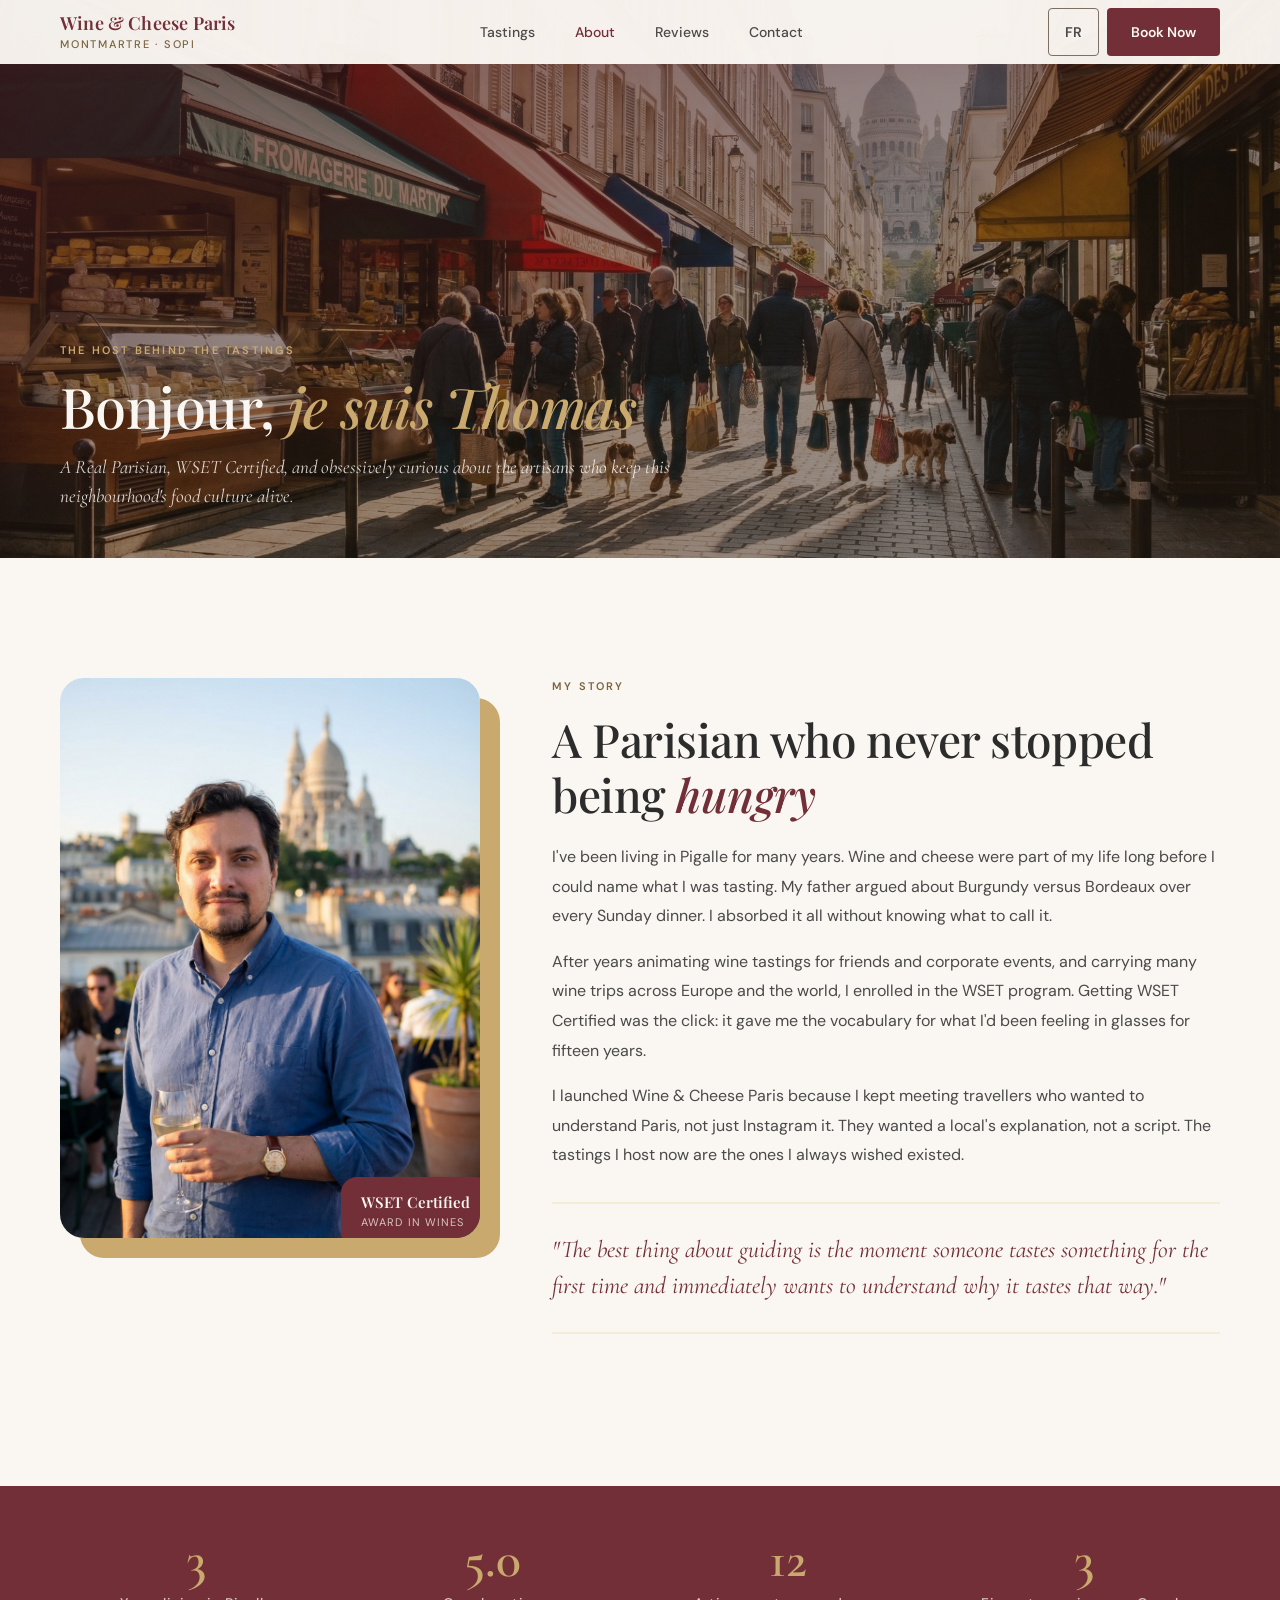
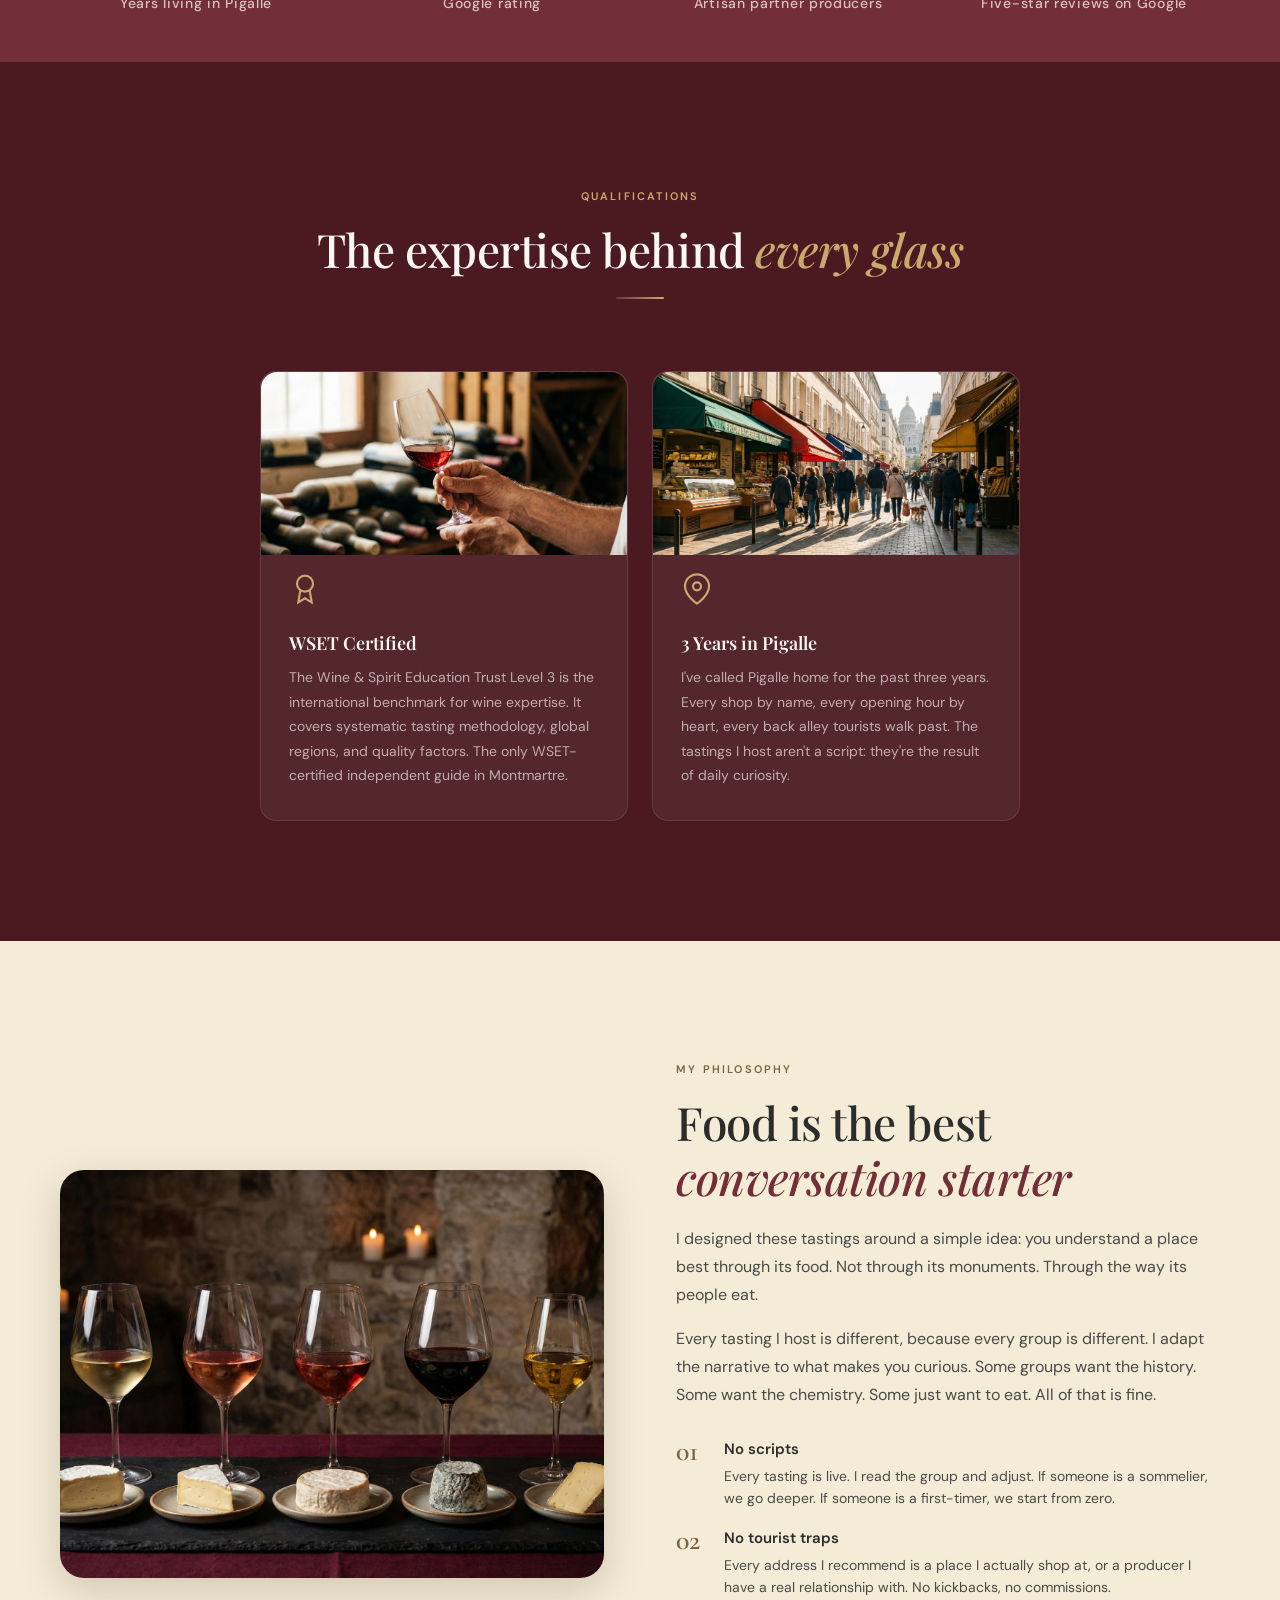
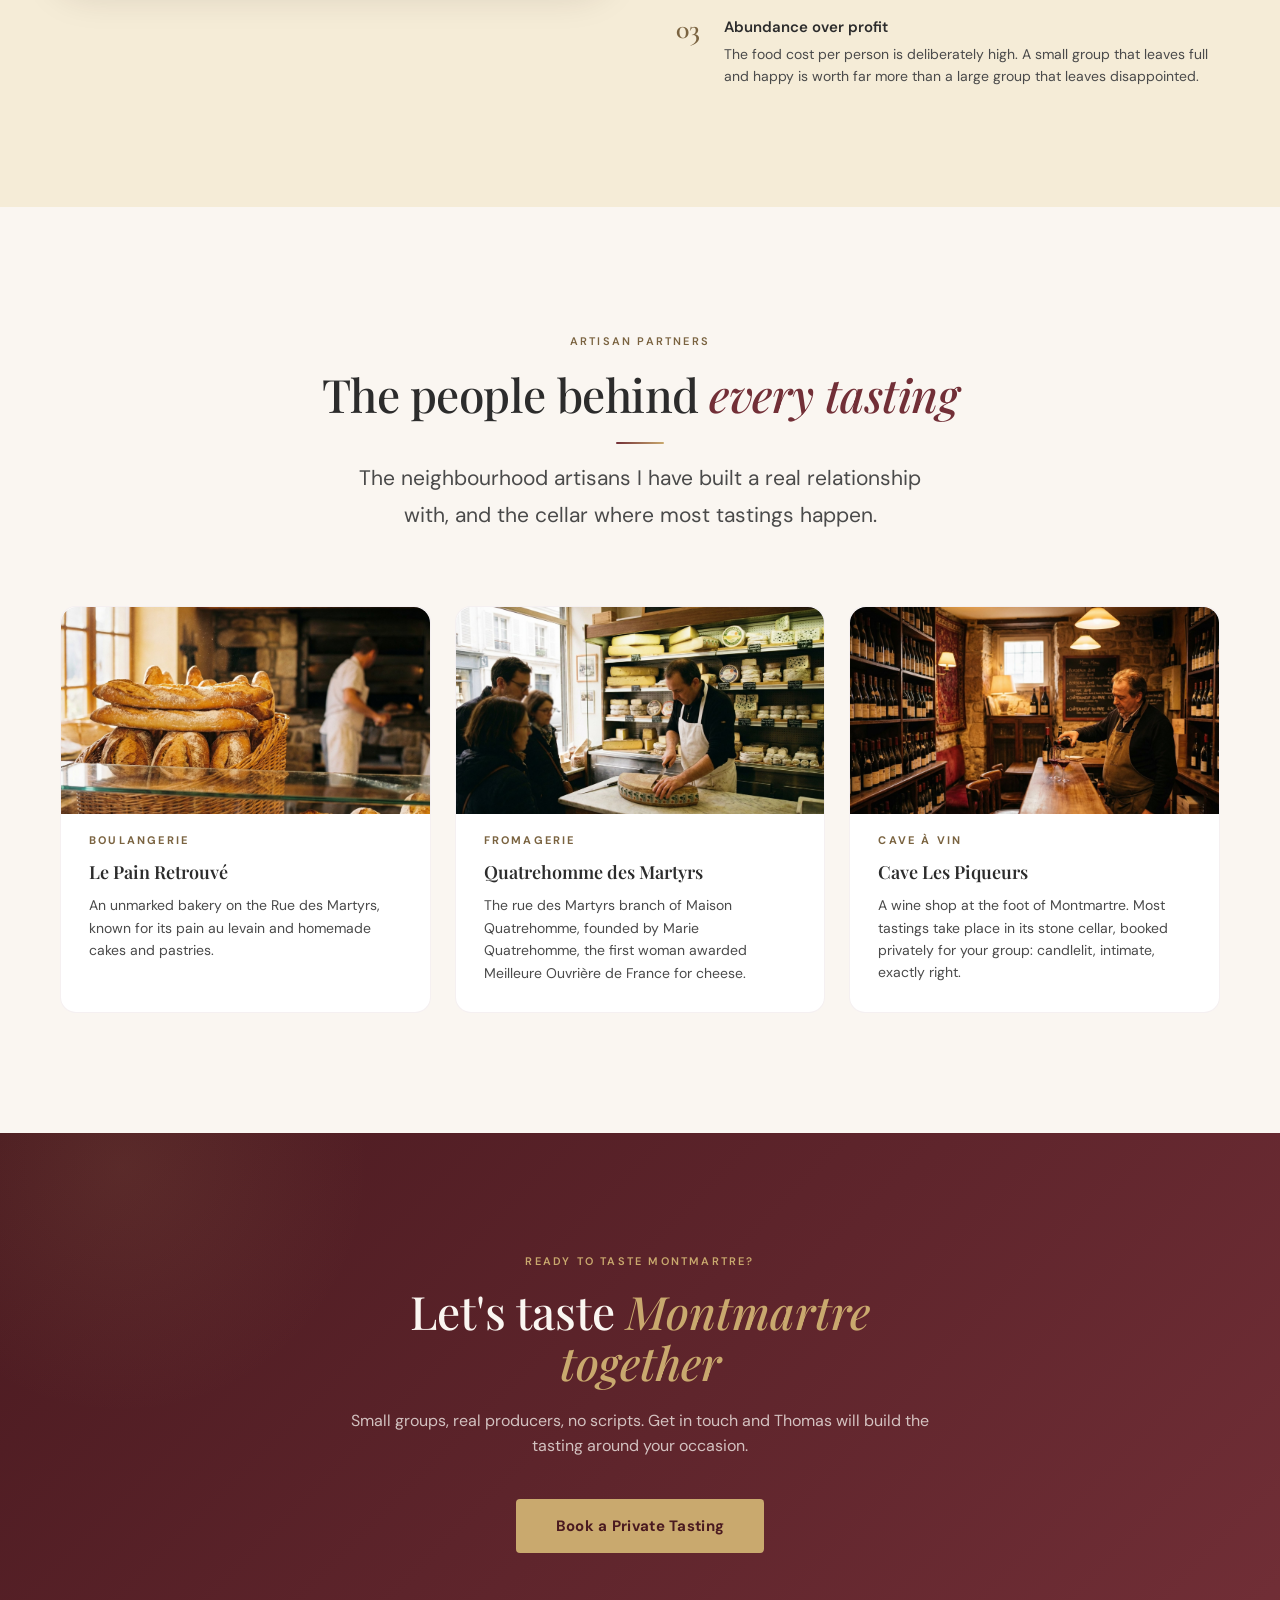
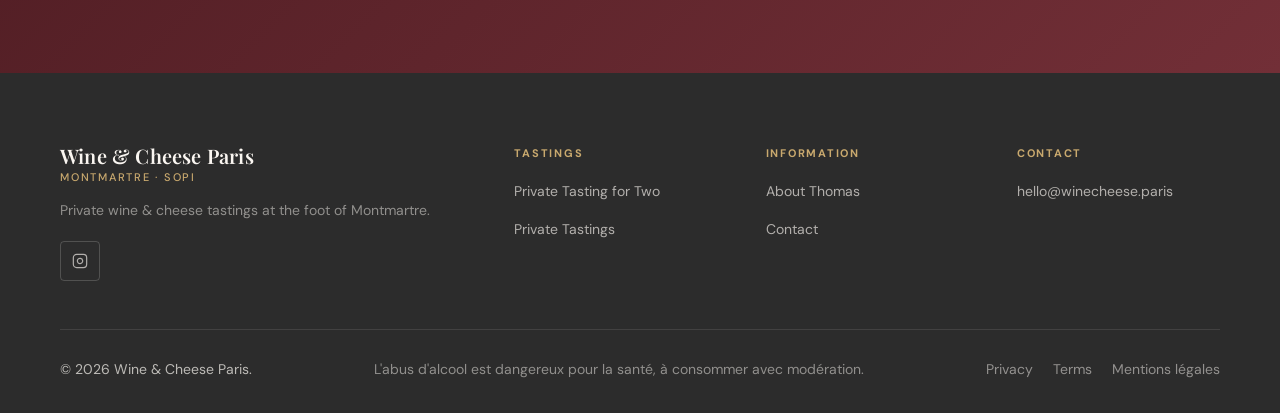
<file: about.html>
<!DOCTYPE html>
<html lang="en">
<head>
<meta charset="UTF-8">
<link rel="icon" href="favicon.svg" type="image/svg+xml">
<link rel="icon" href="favicon.ico" sizes="any">
<link rel="icon" href="favicon-32x32.png" type="image/png" sizes="32x32">
<link rel="icon" href="favicon-16x16.png" type="image/png" sizes="16x16">
<link rel="apple-touch-icon" href="apple-touch-icon.png">
<meta name="viewport" content="width=device-width, initial-scale=1.0">
<title>About Thomas, Wine & Cheese Paris</title>
<meta name="description" content="Thomas is a Parisian, WSET-certified wine and cheese host living in Pigalle. He hosts private wine & cheese tastings in a stone cellar at the foot of Montmartre.">
<link href="https://fonts.googleapis.com/css2?family=Playfair+Display:ital,wght@0,400;0,500;0,600;0,700;1,400;1,500&family=DM+Sans:ital,opsz,wght@0,9..40,400;0,9..40,500;0,9..40,600;0,9..40,700;1,9..40,400&family=Cormorant+Garamond:ital,wght@0,400;0,500;0,600;1,400;1,500;1,600&display=swap" rel="stylesheet">
<link rel="stylesheet" href="tokens.css">
<link rel="stylesheet" href="shared.css">
<style>
.about-hero-img { background-image:url('images/rue-martyrs.jpg'); background-position:center 40%; }

/* Intro bio layout */
.bio-grid { display:grid; grid-template-columns:420px 1fr; gap:var(--space-block); align-items:start; }
.bio-portrait { position:relative; border-radius:var(--radius-xl); overflow:hidden; aspect-ratio:3/4; box-shadow:20px 20px 0 var(--gold); }
.bio-portrait img { width:100%;height:100%;object-fit:cover; }
.bio-portrait-badge { position:absolute;bottom:-10px;right:-10px;background:var(--wine);color:var(--cream);border-radius:var(--radius-lg);padding:var(--space-xs) var(--space-sm);box-shadow:0 8px 24px rgba(114,47,55,0.3); }
.bio-portrait-badge-title { font-family:var(--ff-display);font-size:var(--text-base);font-weight:var(--weight-semibold);line-height:var(--leading-snug); }
.bio-portrait-badge-sub { font-family:var(--ff-body);font-size:var(--text-2xs);letter-spacing:0.1em;text-transform:uppercase;opacity:0.75;margin-top:3px; }
.bio-text .section-eyebrow { display:block;text-align:left; }
.bio-text .section-title { text-align:left; }
.bio-body { font-size:var(--text-md);line-height:1.85;color:var(--slate);margin-top:var(--space-sm); }
.bio-body p + p { margin-top:var(--space-xs); }
.bio-pullquote { font-family:var(--ff-accent);font-size:var(--text-2xl);font-style:italic;color:var(--wine);line-height:var(--leading-normal);padding:var(--space-lg) 0;border-top:2px solid var(--light-gold);border-bottom:2px solid var(--light-gold);margin:var(--space-xl) 0; }

/* Credentials section */
.credentials { background:var(--dark-wine); }
.credentials .section-eyebrow { color:var(--gold); }
.credentials .section-title { color:var(--cream); }
.creds-grid { display:grid; grid-template-columns:repeat(2,1fr); gap:var(--space-md); max-width:760px; margin:0 auto; }
.cred-card { background:rgba(250,246,241,0.06); border:1px solid rgba(250,246,241,0.1); border-radius:var(--radius-lg); padding:var(--space-xl) var(--space-lg); transition:background var(--transition), transform var(--transition); }
.cred-card:hover { background:rgba(250,246,241,0.1); transform:translateY(-3px); }
.cred-icon { color:var(--gold); margin-bottom:var(--space-xs); }
.cred-title { font-family:var(--ff-display); font-size:var(--text-lg); font-weight:var(--weight-semibold); color:var(--cream); margin-bottom:var(--space-3xs); }
.cred-desc { font-size:var(--text-sm); line-height:var(--leading-loose); color:rgba(250,246,241,0.65); }

/* Philosophy */
.philosophy { background:var(--light-gold); }
.philosophy-grid { display:grid;grid-template-columns:1fr 1fr;gap:var(--space-block);align-items:center; }
.philosophy-image { border-radius:var(--radius-xl);overflow:hidden;aspect-ratio:4/3;box-shadow:var(--shadow-hover); }
.philosophy-image img { width:100%;height:100%;object-fit:cover; }
.philosophy-text .section-title { text-align:left; }
.philosophy-text .section-eyebrow { text-align:left;display:block; }
.philosophy-body { font-size:var(--text-md);line-height:var(--leading-loose);color:var(--slate);margin-top:var(--space-sm); }
.philosophy-body p + p { margin-top:var(--space-xs); }

/* Principles */
.principles { display:flex;flex-direction:column;gap:var(--space-xs);margin-top:var(--space-lg); }
.principle { display:flex;align-items:flex-start;gap:var(--space-xs); }
.principle-num { font-family:var(--ff-accent);font-size:28px;font-weight:var(--weight-semibold);color:var(--gold-text);line-height:var(--leading-none);flex-shrink:0;width:32px; }
.principle-body h4 { font-weight:var(--weight-semibold);font-size:var(--text-base);color:var(--charcoal);margin-bottom:var(--space-4xs); }
.principle-body p { font-size:var(--text-sm);color:var(--slate);line-height:var(--leading-relaxed); }

/* Stats row */
.stats-row { background:var(--wine); padding:48px var(--gutter); }
.stats-inner { max-width:1160px;margin:0 auto;display:grid;grid-template-columns:repeat(4,1fr);gap:var(--space-md); }
.stat { text-align:center; }
.stat-num { font-family:var(--ff-accent);font-size:52px;font-weight:var(--weight-semibold);color:var(--gold);line-height:var(--leading-none);display:block; }
.stat-label { font-size:var(--text-sm);font-weight:var(--weight-medium);color:rgba(250,246,241,0.75);margin-top:6px;letter-spacing:0.05em; }

/* Partners section */
.partners { background:var(--cream); }
.partners-grid { display:grid;grid-template-columns:repeat(3,1fr);gap:var(--space-md); }
.partner-card { background:var(--white);border-radius:var(--radius-lg);padding:var(--space-lg);border:1px solid rgba(114,47,55,0.07); }
.partner-type { font-size:var(--text-2xs);font-weight:var(--weight-bold);letter-spacing:var(--tracking-caps-lg);text-transform:uppercase;color:var(--gold-text);margin-bottom:var(--space-3xs); }
.partner-name { font-family:var(--ff-display);font-size:var(--text-lg);font-weight:var(--weight-semibold);color:var(--charcoal);margin-bottom:var(--space-3xs); }
.partner-desc { font-size:var(--text-sm);line-height:var(--leading-relaxed);color:var(--slate); }

/* CTA */
.about-cta { background:linear-gradient(135deg,var(--dark-wine) 0%,var(--wine) 100%);text-align:center;padding:var(--space-section) var(--gutter);position:relative;overflow:hidden; }
.about-cta::before { content:'';position:absolute;top:-40%;left:-10%;width:500px;height:500px;background:radial-gradient(circle,rgba(201,169,110,0.1) 0%,transparent 70%);border-radius:50%; }
.about-cta-inner { position:relative;z-index:2;max-width:600px;margin:0 auto; }
.about-cta-eyebrow { font-size:var(--text-2xs);font-weight:var(--weight-semibold);letter-spacing:var(--tracking-caps-lg);text-transform:uppercase;color:var(--gold);margin-bottom:var(--space-xs);display:block; }
.about-cta-title { font-family:var(--ff-display);font-size:var(--text-section);font-weight:var(--weight-medium);color:var(--cream);line-height:var(--leading-tight);margin-bottom:var(--space-sm); }
.about-cta-title em { font-style:italic;color:var(--gold); }
.about-cta-desc { font-size:var(--text-md);color:rgba(250,246,241,0.75);margin-bottom:var(--space-2xl);line-height:var(--leading-relaxed); }
.cta-buttons { display:flex;gap:var(--space-xs);justify-content:center;flex-wrap:wrap; }

@media (max-width:960px) { .bio-grid,.philosophy-grid { grid-template-columns:1fr; } .bio-portrait { max-width:380px;margin:0 auto; } .creds-grid,.partners-grid { grid-template-columns:1fr 1fr; } .stats-inner { grid-template-columns:repeat(2,1fr); } }
@media (max-width:640px) { .creds-grid,.partners-grid { grid-template-columns:1fr; } .stats-inner { grid-template-columns:1fr 1fr; } }
</style>
<script async src="https://analytics.winecheese.paris/js/pa-krMVZUVywC4sob83U_ji3.js"></script>
<script>
window.plausible=window.plausible||function(){(plausible.q=plausible.q||[]).push(arguments)},plausible.init=plausible.init||function(i){plausible.o=i||{}};
plausible.init()
</script>
<script defer src="analytics.js"></script>
</head>
<body>
<a href="#main-content" class="skip-link">Skip to main content</a>

<header class="site-header solid" role="banner" id="site-header">
  <a href="/" class="logo" aria-label="Wine & Cheese Paris, Home"><span class="logo-main">Wine & Cheese Paris</span><span class="logo-sub">Montmartre · SoPi</span></a>
  <nav class="main-nav" aria-label="Main navigation">
    <a href="/#tours" class="nav-link">Tastings</a>
    <a href="about.html" class="nav-link active">About</a>
    <a href="/#reviews" class="nav-link">Reviews</a>
    <a href="contact.html" class="nav-link">Contact</a>
  </nav>
  <div class="nav-right">
    <button class="lang-toggle" id="langToggle" aria-label="Switch to French">FR</button>
    <button class="btn-book-nav" data-book="choose" data-en="Book Now" data-fr="Réserver">Book Now</button>
    <button class="nav-hamburger" aria-label="Open menu"><span></span><span></span><span></span></button>
  </div>
</header>

<main id="main-content">

<div class="page-hero">
  <div class="page-hero-image about-hero-img" role="img" aria-label="Rue des Martyrs on a Saturday morning with Sacré-Cœur at the end of the street"></div>
  <div class="page-hero-overlay" aria-hidden="true"></div>
  <div class="page-hero-content">
    <p class="page-hero-eyebrow" data-en="The host behind the tastings" data-fr="L'hôte derrière les dégustations">The host behind the tastings</p>
    <h1 class="page-hero-title" data-en="Bonjour, <em>je suis Thomas</em>" data-fr="Bonjour, <em>je suis Thomas</em>">Bonjour, <em>je suis Thomas</em></h1>
    <p class="page-hero-sub" data-en="A Real Parisian, WSET Certified, and obsessively curious about the artisans who keep this neighbourhood's food culture alive." data-fr="Un vrai Parisien, certifié WSET, et passionné par les artisans qui maintiennent en vie la culture culinaire de ce quartier.">A Real Parisian, WSET Certified, and obsessively curious about the artisans who keep this neighbourhood's food culture alive.</p>
  </div>
</div>

<!-- BIO -->
<section class="section" id="bio">
  <div class="section-inner">
    <div class="bio-grid">
      <div class="bio-portrait fade-in">
        <img src="images/ThomasPerrienWineCheese.png" alt="Thomas, guide and founder of Wine & Cheese Paris" loading="lazy">
        <div class="bio-portrait-badge" aria-label="WSET Certified">
          <p class="bio-portrait-badge-title">WSET Certified</p>
          <p class="bio-portrait-badge-sub">Award in Wines</p>
        </div>
      </div>
      <div class="bio-text fade-in">
        <p class="section-eyebrow" data-en="My story" data-fr="Mon histoire">My story</p>
        <h2 class="section-title" data-en="A Parisian who never stopped being <em>hungry</em>" data-fr="Un Parisien qui n'a jamais cessé d'avoir <em>faim</em>">A Parisian who never stopped being <em>hungry</em></h2>
        <div class="bio-body">
          <p data-en="I've been living in Pigalle for many years. Wine and cheese were part of my life long before I could name what I was tasting. My father argued about Burgundy versus Bordeaux over every Sunday dinner. I absorbed it all without knowing what to call it." data-fr="Je vis à Pigalle depuis de nombreuses années. Le vin et le fromage faisaient partie de ma vie bien avant de pouvoir nommer ce que je goûtais. Mon père débattait de Bourgogne contre Bordeaux à chaque dîner du dimanche. J'absorbais tout sans savoir comment appeler ça.">I've been living in Pigalle for many years. Wine and cheese were part of my life long before I could name what I was tasting. My father argued about Burgundy versus Bordeaux over every Sunday dinner. I absorbed it all without knowing what to call it.</p>
          <p data-en="After years animating wine tastings for friends and corporate events, and carrying many wine trips across Europe and the world, I enrolled in the WSET program. Getting WSET Certified was the click: it gave me the vocabulary for what I'd been feeling in glasses for fifteen years." data-fr="Après des années à animer des dégustations pour des amis et des événements corporate, et à mener de nombreux voyages vinicoles à travers l'Europe et le monde, je me suis inscrit au programme WSET. Obtenir la certification WSET a été le déclic: il m'a donné le vocabulaire pour ce que je ressentais dans les verres depuis quinze ans.">After years animating wine tastings for friends and corporate events, and carrying many wine trips across Europe and the world, I enrolled in the WSET program. Getting WSET Certified was the click: it gave me the vocabulary for what I'd been feeling in glasses for fifteen years.</p>
          <p data-en="I launched Wine & Cheese Paris because I kept meeting travellers who wanted to understand Paris, not just Instagram it. They wanted a local's explanation, not a script. They wanted to taste the Comté, not just see it. The tastings I host now are the ones I always wished existed." data-fr="J'ai lancé Wine & Cheese Paris parce que je rencontrais sans cesse des voyageurs qui voulaient comprendre Paris, pas seulement l'Instagrammer. Ils voulaient l'explication d'un local, pas un discours tout fait. Les dégustations que j'anime aujourd'hui sont celles que j'aurais toujours voulu trouver.">I launched Wine & Cheese Paris because I kept meeting travellers who wanted to understand Paris, not just Instagram it. They wanted a local's explanation, not a script. The tastings I host now are the ones I always wished existed.</p>
        </div>
        <blockquote class="bio-pullquote" data-en='"The best thing about guiding is the moment someone tastes something for the first time and immediately wants to understand why it tastes that way."' data-fr='"Ce que j'aime le plus dans le métier de guide, c'est le moment où quelqu'un goûte quelque chose pour la première fois et veut immédiatement comprendre pourquoi ça goûte ainsi."'>"The best thing about guiding is the moment someone tastes something for the first time and immediately wants to understand why it tastes that way."</blockquote>
      </div>
    </div>
  </div>
</section>

<!-- STATS -->
<div class="stats-row" role="region" aria-label="Key facts about Thomas">
  <div class="stats-inner">
    <div class="stat fade-in"><span class="stat-num">3</span><p class="stat-label" data-en="Years living in Pigalle" data-fr="Ans à Pigalle">Years living in Pigalle</p></div>
    <div class="stat fade-in"><span class="stat-num">5.0</span><p class="stat-label" data-en="Google rating" data-fr="Note Google">Google rating</p></div>
    <div class="stat fade-in"><span class="stat-num">12</span><p class="stat-label" data-en="Artisan partner producers" data-fr="Producteurs artisans partenaires">Artisan partner producers</p></div>
    <div class="stat fade-in"><span class="stat-num">3</span><p class="stat-label"><a href="https://maps.google.com/?cid=4170445708388515611" target="_blank" rel="noopener noreferrer" style="color:inherit;" data-en="Five-star reviews on Google" data-fr="Avis 5 étoiles sur Google">Five-star reviews on Google</a></p></div>
  </div>
</div>

<!-- CREDENTIALS -->
<section class="section credentials" aria-labelledby="creds-heading">
  <div class="section-inner">
    <header class="section-header">
      <p class="section-eyebrow" data-en="Qualifications" data-fr="Qualifications">Qualifications</p>
      <h2 class="section-title" style="color:var(--cream);" id="creds-heading" data-en="The expertise behind <em>every glass</em>" data-fr="L'expertise derrière <em>chaque verre</em>">The expertise behind <em style="color:var(--gold);">every glass</em></h2>
      <div class="divider"></div>
    </header>
    <div class="creds-grid">
      <div class="cred-card fade-in">
        <div style="margin:-32px -28px 18px;aspect-ratio:16/8;overflow:hidden;border-radius:var(--radius-lg) var(--radius-lg) 0 0;"><img src="images/wine-glass-wset.jpg" alt="Expert hands holding a wine glass to the light, bottles in the background" loading="lazy" style="width:100%;height:100%;object-fit:cover;object-position:center 35%;"></div>
        <svg class="cred-icon" width="32" height="32" viewBox="0 0 24 24" fill="none" stroke="currentColor" stroke-width="1.6"><circle cx="12" cy="8" r="6"/><path d="M15.477 12.89L17 22l-5-3-5 3 1.523-9.11"/></svg>
        <h3 class="cred-title" data-en="WSET Certified" data-fr="WSET Certifié">WSET Certified</h3>
        <p class="cred-desc" data-en="The Wine & Spirit Education Trust Level 3 is the international benchmark for wine expertise. It covers systematic tasting methodology, global wine regions, and grape-to-glass quality factors. Thomas is the only WSET-certified independent guide in Montmartre." data-fr="Le WSET Niveau 3 est la référence internationale en expertise du vin. Il couvre la méthodologie de dégustation systématique, les régions viticoles mondiales, et les facteurs de qualité. Thomas est le seul guide indépendant certifié WSET à Montmartre.">The Wine & Spirit Education Trust Level 3 is the international benchmark for wine expertise. It covers systematic tasting methodology, global regions, and quality factors. The only WSET-certified independent guide in Montmartre.</p>
      </div>
      <div class="cred-card fade-in">
        <div style="margin:-32px -28px 18px;aspect-ratio:16/8;overflow:hidden;border-radius:var(--radius-lg) var(--radius-lg) 0 0;"><img src="images/rue-martyrs.jpg" alt="Busy Rue des Martyrs on a Saturday morning with Sacré-Cœur visible at the end of the street" loading="lazy" style="width:100%;height:100%;object-fit:cover;object-position:center 30%;"></div>
        <svg class="cred-icon" width="32" height="32" viewBox="0 0 24 24" fill="none" stroke="currentColor" stroke-width="1.6"><path d="M21 10c0 7-9 13-9 13s-9-6-9-13a9 9 0 0 1 18 0z"/><circle cx="12" cy="10" r="3"/></svg>
        <h3 class="cred-title" data-en="3 Years in Pigalle" data-fr="3 Ans à Pigalle">3 Years in Pigalle</h3>
        <p class="cred-desc" data-en="I've called Pigalle home for the past three years. Every shop by name, every opening hour by heart, every back alley tourists walk past. The tastings I host aren't a script: they're the result of daily curiosity." data-fr="Je vis à Pigalle depuis trois ans. Chaque boutique par son nom, chaque heure d'ouverture par cœur, chaque ruelle que les touristes ignorent. Les dégustations que j'anime ne sont pas un script: elles sont le résultat d'une curiosité quotidienne.">I've called Pigalle home for the past three years. Every shop by name, every opening hour by heart, every back alley tourists walk past. The tastings I host aren't a script: they're the result of daily curiosity.</p>
      </div>
    </div>
  </div>
</section>

<!-- PHILOSOPHY -->
<section class="section philosophy" aria-labelledby="philosophy-heading">
  <div class="section-inner">
    <div class="philosophy-grid">
      <div class="philosophy-image fade-in">
        <img src="images/pairings-lineup.jpg" alt="Five wine glasses aligned with cheese pairings, candlelit stone cellar" loading="lazy">
      </div>
      <div class="philosophy-text fade-in">
        <p class="section-eyebrow" data-en="My philosophy" data-fr="Ma philosophie">My philosophy</p>
        <h2 class="section-title" id="philosophy-heading" data-en="Food is the best <em>conversation starter</em>" data-fr="La nourriture est le meilleur <em>brise-glace</em>">Food is the best <em>conversation starter</em></h2>
        <div class="philosophy-body">
          <p data-en="I designed these tastings around a simple idea: you understand a place best through its food. Not through its monuments. Not through its history books. Through the way its people eat." data-fr="J'ai conçu ces dégustations autour d'une idée simple : on comprend mieux un endroit à travers sa nourriture. Pas à travers ses monuments. Pas à travers ses livres d'histoire. À travers la façon dont ses habitants mangent.">I designed these tastings around a simple idea: you understand a place best through its food. Not through its monuments. Through the way its people eat.</p>
          <p data-en="Every tasting I host is different, because every group is different. I adapt the narrative to what makes you curious. Some groups want the history. Some want the chemistry. Some just want to eat. All of that is fine." data-fr="Chaque dégustation que j'anime est différente, parce que chaque groupe est différent. J'adapte le récit à ce qui vous rend curieux. Certains groupes veulent l'histoire. D'autres veulent la chimie. D'autres veulent juste manger.">Every tasting I host is different, because every group is different. I adapt the narrative to what makes you curious. Some groups want the history. Some want the chemistry. Some just want to eat. All of that is fine.</p>
        </div>
        <div class="principles" aria-label="Tasting principles">
          <div class="principle">
            <span class="principle-num" aria-hidden="true">01</span>
            <div class="principle-body"><h4 data-en="No scripts" data-fr="Pas de scripts">No scripts</h4><p data-en="Every tasting is live. I read the group and adjust. If someone is a sommelier, we go deeper. If someone is a first-timer, we start from zero." data-fr="Chaque dégustation est vivante. Je lis le groupe et m'adapte.">Every tasting is live. I read the group and adjust. If someone is a sommelier, we go deeper. If someone is a first-timer, we start from zero.</p></div>
          </div>
          <div class="principle">
            <span class="principle-num" aria-hidden="true">02</span>
            <div class="principle-body"><h4 data-en="No tourist traps" data-fr="Pas de pièges à touristes">No tourist traps</h4><p data-en="Every address I recommend is a place I actually shop at, or a producer I have a real relationship with. No kickbacks. No recommended shops with commissions." data-fr="Chaque adresse que je recommande est un endroit où je fais vraiment mes courses. Pas de commissions. Pas de boutiques recommandées avec intéressement.">Every address I recommend is a place I actually shop at, or a producer I have a real relationship with. No kickbacks, no commissions.</p></div>
          </div>
          <div class="principle">
            <span class="principle-num" aria-hidden="true">03</span>
            <div class="principle-body"><h4 data-en="Abundance over profit" data-fr="Abondance avant profit">Abundance over profit</h4><p data-en="The food cost per person is deliberately high. A small group that leaves full and happy is worth far more than a large group that leaves disappointed." data-fr="Le food cost par personne est délibérément élevé. Un petit groupe qui repart rassasié vaut bien plus qu'un grand groupe déçu.">The food cost per person is deliberately high. A small group that leaves full and happy is worth far more than a large group that leaves disappointed.</p></div>
          </div>
        </div>
      </div>
    </div>
  </div>
</section>

<!-- PARTNERS -->
<section class="section partners" aria-labelledby="partners-heading">
  <div class="section-inner">
    <header class="section-header">
      <p class="section-eyebrow" data-en="Artisan partners" data-fr="Partenaires artisans">Artisan partners</p>
      <h2 class="section-title" id="partners-heading" data-en="The people behind <em>every tasting</em>" data-fr="Les personnes derrière <em>chaque dégustation</em>">The people behind <em>every tasting</em></h2>
      <div class="divider"></div>
      <p class="section-desc" data-en="The neighbourhood artisans I have built a real relationship with, and the cellar where most tastings happen." data-fr="Les artisans du quartier avec qui j'ai bâti une vraie relation, et la cave où se déroulent la plupart des dégustations.">The neighbourhood artisans I have built a real relationship with, and the cellar where most tastings happen.</p>
    </header>
    <div class="partners-grid">
      <div class="partner-card fade-in">
        <div style="margin:-28px -28px 18px;aspect-ratio:16/9;overflow:hidden;border-radius:var(--radius-lg) var(--radius-lg) 0 0;"><img src="images/boulangerie-four.jpg" alt="Artisan baker pulling bread from a stone oven in a Montmartre boulangerie" loading="lazy" style="width:100%;height:100%;object-fit:cover;object-position:center 40%;"></div>
        <p class="partner-type" data-en="Boulangerie" data-fr="Boulangerie">Boulangerie</p>
        <h3 class="partner-name" data-en="Le Pain Retrouvé" data-fr="Le Pain Retrouvé">Le Pain Retrouvé</h3>
        <p class="partner-desc" data-en="An unmarked bakery on the Rue des Martyrs, known for its pain au levain and homemade cakes and pastries." data-fr="Une boulangerie sans enseigne rue des Martyrs, connue pour son pain au levain et ses gâteaux maison.">An unmarked bakery on the Rue des Martyrs, known for its pain au levain and homemade cakes and pastries.</p>
      </div>
      <div class="partner-card fade-in">
        <div style="margin:-28px -28px 18px;aspect-ratio:16/9;overflow:hidden;border-radius:var(--radius-lg) var(--radius-lg) 0 0;"><img src="images/fromager-demo.jpg" alt="Fromagerie artisan slicing a Comté wheel for customers" loading="lazy" style="width:100%;height:100%;object-fit:cover;object-position:center 20%;"></div>
        <p class="partner-type" data-en="Fromagerie" data-fr="Fromagerie">Fromagerie</p>
        <h3 class="partner-name" data-en="Quatrehomme des Martyrs" data-fr="Quatrehomme des Martyrs">Quatrehomme des Martyrs</h3>
        <p class="partner-desc" data-en="The rue des Martyrs branch of Maison Quatrehomme, founded by Marie Quatrehomme, the first woman awarded Meilleure Ouvrière de France for cheese." data-fr="L'antenne rue des Martyrs de la Maison Quatrehomme, fondée par Marie Quatrehomme, première femme Meilleure Ouvrière de France en fromagerie.">The rue des Martyrs branch of Maison Quatrehomme, founded by Marie Quatrehomme, the first woman awarded Meilleure Ouvrière de France for cheese.</p>
      </div>
      <div class="partner-card fade-in">
        <div style="margin:-28px -28px 18px;aspect-ratio:16/9;overflow:hidden;border-radius:var(--radius-lg) var(--radius-lg) 0 0;"><img src="images/caviste-cave.jpg" alt="Wine bar owner pouring red wine in a warm, intimate room lined with bottles" loading="lazy" style="width:100%;height:100%;object-fit:cover;object-position:center 30%;"></div>
        <p class="partner-type" data-en="Cave à Vin" data-fr="Cave à Vin">Cave à Vin</p>
        <h3 class="partner-name" data-en="Cave Les Piqueurs" data-fr="Cave Les Piqueurs">Cave Les Piqueurs</h3>
        <p class="partner-desc" data-en="A wine shop at the foot of Montmartre, stocked with small-producer bottles. Most tastings take place in its stone cellar, booked privately for your group: candlelit, intimate, and exactly right." data-fr="Une cave au pied de Montmartre, remplie de bouteilles de petits producteurs. La plupart des dégustations ont lieu dans sa cave voûtée, réservée pour votre seul groupe : chaleureuse, intime, et parfaite.">A wine shop at the foot of Montmartre. Most tastings take place in its stone cellar, booked privately for your group: candlelit, intimate, exactly right.</p>
      </div>
    </div>
  </div>
</section>

<!-- CTA -->
<section class="about-cta" aria-label="Book a tasting with Thomas">
  <div class="about-cta-inner">
    <span class="about-cta-eyebrow" data-en="Ready to taste Montmartre?" data-fr="Prêt à goûter Montmartre ?">Ready to taste Montmartre?</span>
    <h2 class="about-cta-title" data-en="Let's taste <em>Montmartre together</em>" data-fr="Goûtons <em>Montmartre ensemble</em>">Let's taste <em>Montmartre together</em></h2>
    <p class="about-cta-desc" data-en="Small groups, real producers, no scripts. Get in touch and Thomas will build the tasting around your occasion." data-fr="Petits groupes, vrais producteurs, pas de scripts. Contactez-moi, je construirai la dégustation autour de votre occasion.">Small groups, real producers, no scripts. Get in touch and Thomas will build the tasting around your occasion.</p>
    <div class="cta-buttons">
      <a href="contact.html" class="btn-primary" data-en="Book a Private Tasting" data-fr="Réserver une dégustation privée">Book a Private Tasting</a>
    </div>
  </div>
</section>
</main>

<footer class="site-footer" role="contentinfo">
  <div class="footer-inner">
    <div class="footer-top">
      <div class="footer-brand"><a href="/" class="logo"><span class="logo-main">Wine &amp; Cheese Paris</span><span class="logo-sub">Montmartre · SoPi</span></a><p class="footer-tagline">Private wine &amp; cheese tastings at the foot of Montmartre.</p><div class="footer-social"><a href="https://instagram.com/winecheeseparis" class="social-link" aria-label="Instagram" rel="noopener noreferrer"><svg width="16" height="16" fill="none" stroke="currentColor" stroke-width="1.8" viewBox="0 0 24 24"><rect x="2" y="2" width="20" height="20" rx="5"/><path d="M16 11.37A4 4 0 1 1 12.63 8 4 4 0 0 1 16 11.37z"/><line x1="17.5" y1="6.5" x2="17.51" y2="6.5"/></svg></a></div></div>
      <div><p class="footer-col-title">Tastings</p><ul class="footer-links"><li><a href="private-wine-tasting-for-two.html">Private Tasting for Two</a></li><li><a href="contact.html">Private Tastings</a></li></ul></div>
      <div><p class="footer-col-title">Information</p><ul class="footer-links"><li><a href="about.html">About Thomas</a></li><li><a href="contact.html">Contact</a></li></ul></div>
      <div><p class="footer-col-title">Contact</p><ul class="footer-links"><li><a href="mailto:hello@winecheese.paris">hello@winecheese.paris</a></li></ul></div>
    </div>
    <div class="footer-bottom"><p class="footer-copy">&copy; 2026 Wine &amp; Cheese Paris.</p><p class="footer-copy" style="opacity:0.7;">L'abus d'alcool est dangereux pour la santé, à consommer avec modération.</p><nav class="footer-legal"><a href="privacy.html">Privacy</a><a href="terms.html">Terms</a><a href="legal-notice.html">Mentions légales</a></nav></div>
  </div>
</footer>

<script src="nav.js"></script>
<script src="booking.js"></script>
</body>
</html>
</file>
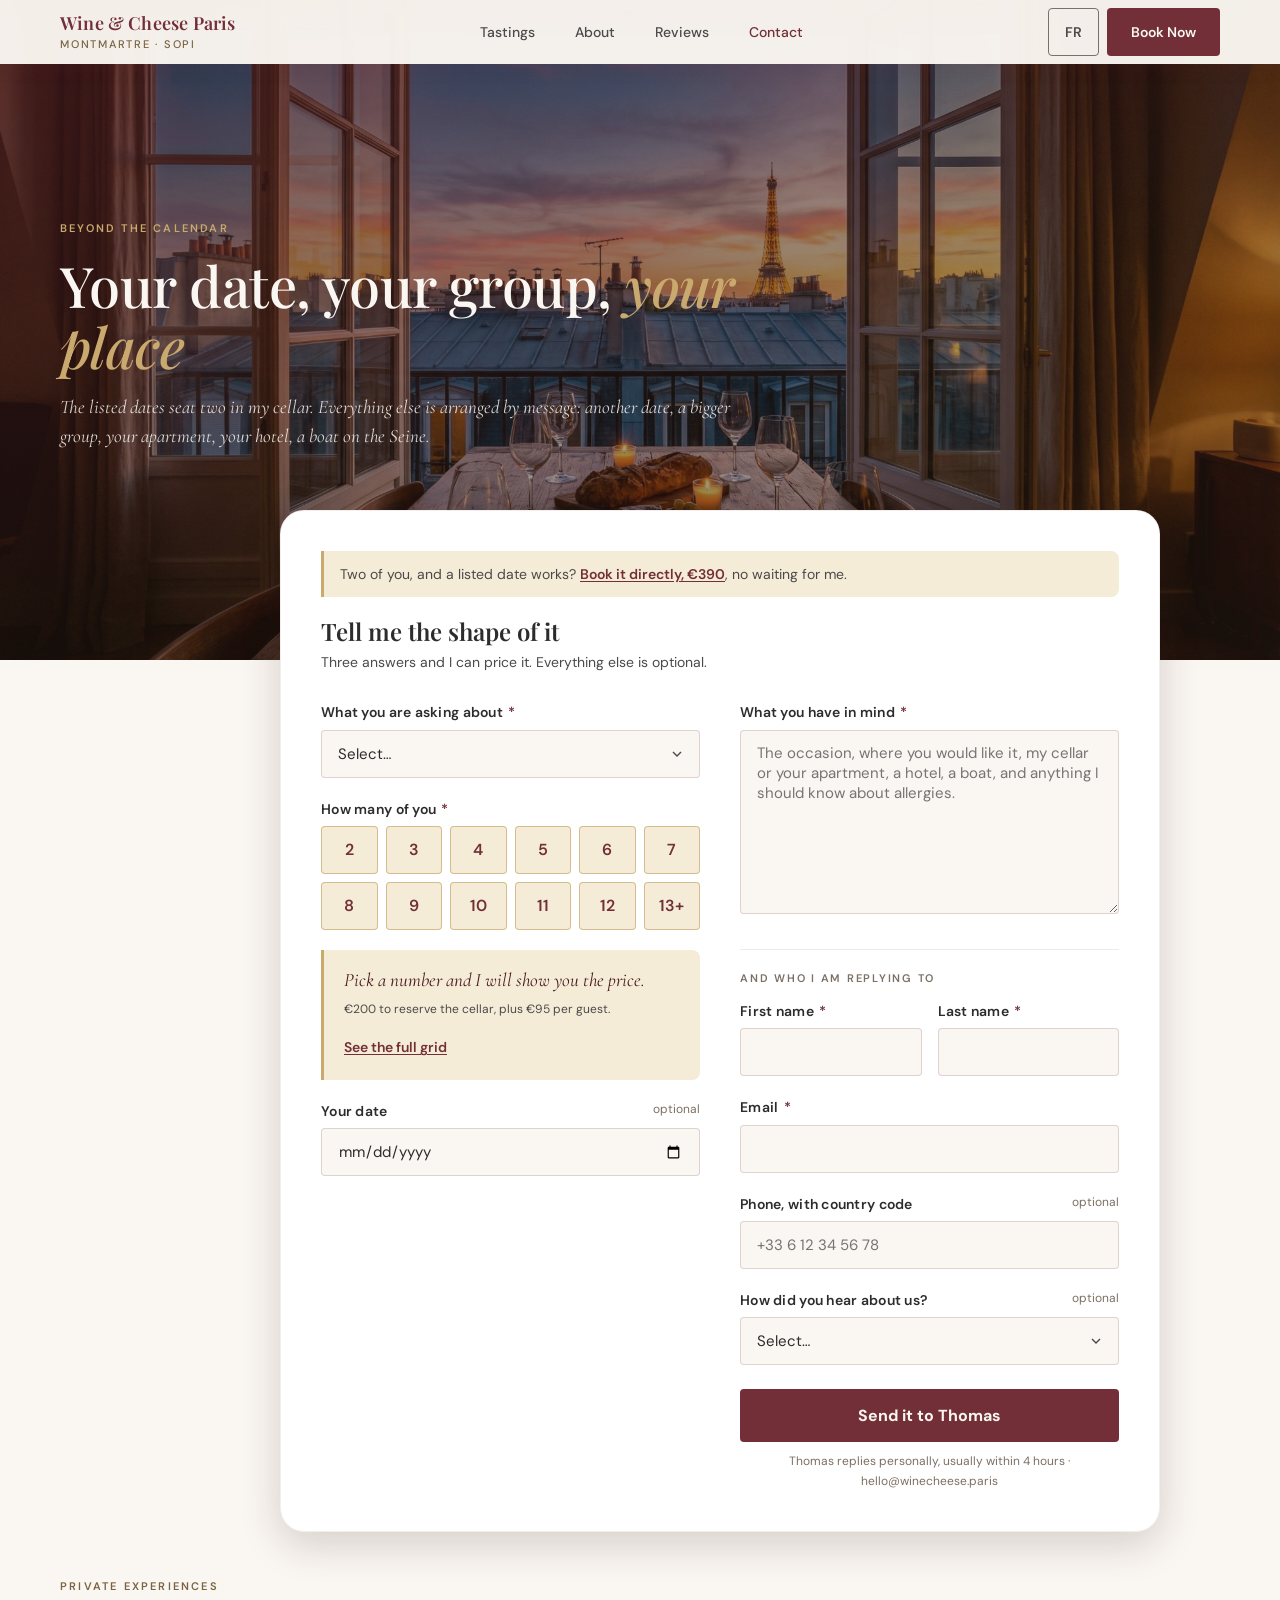
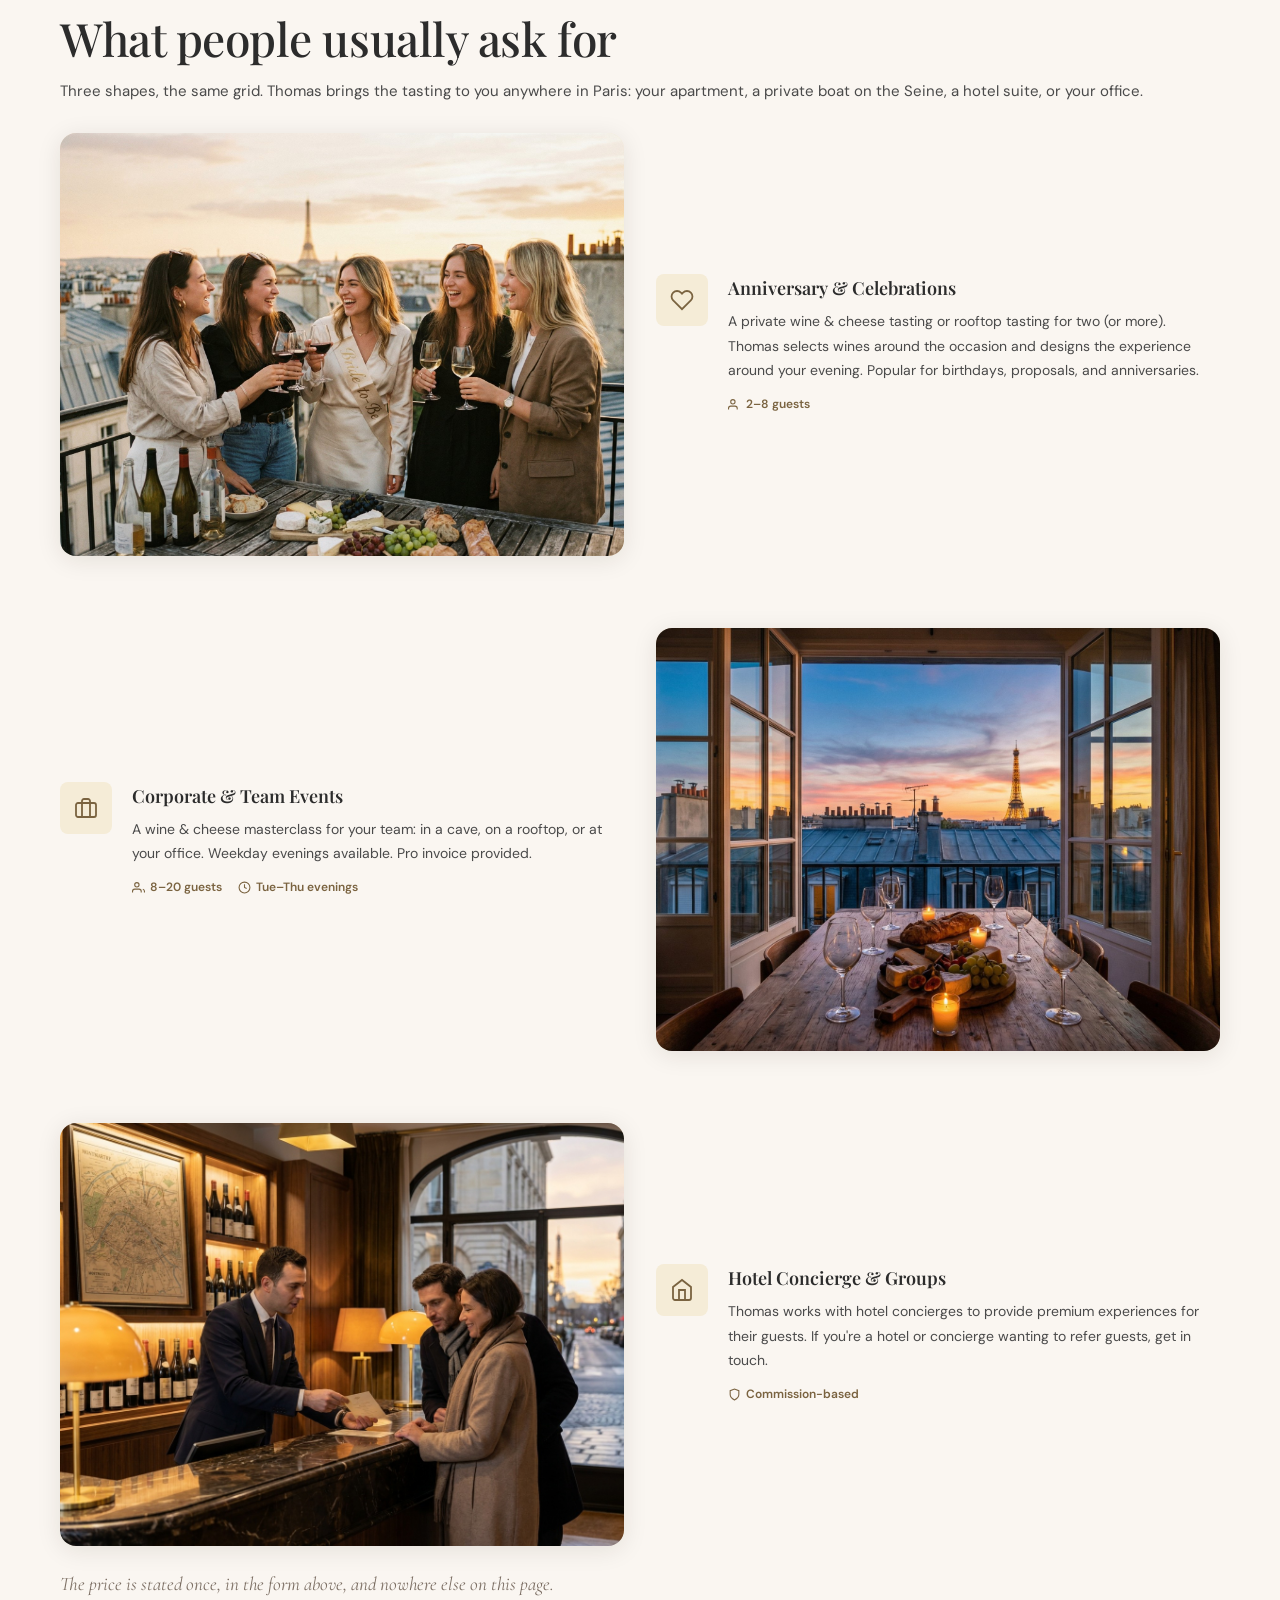
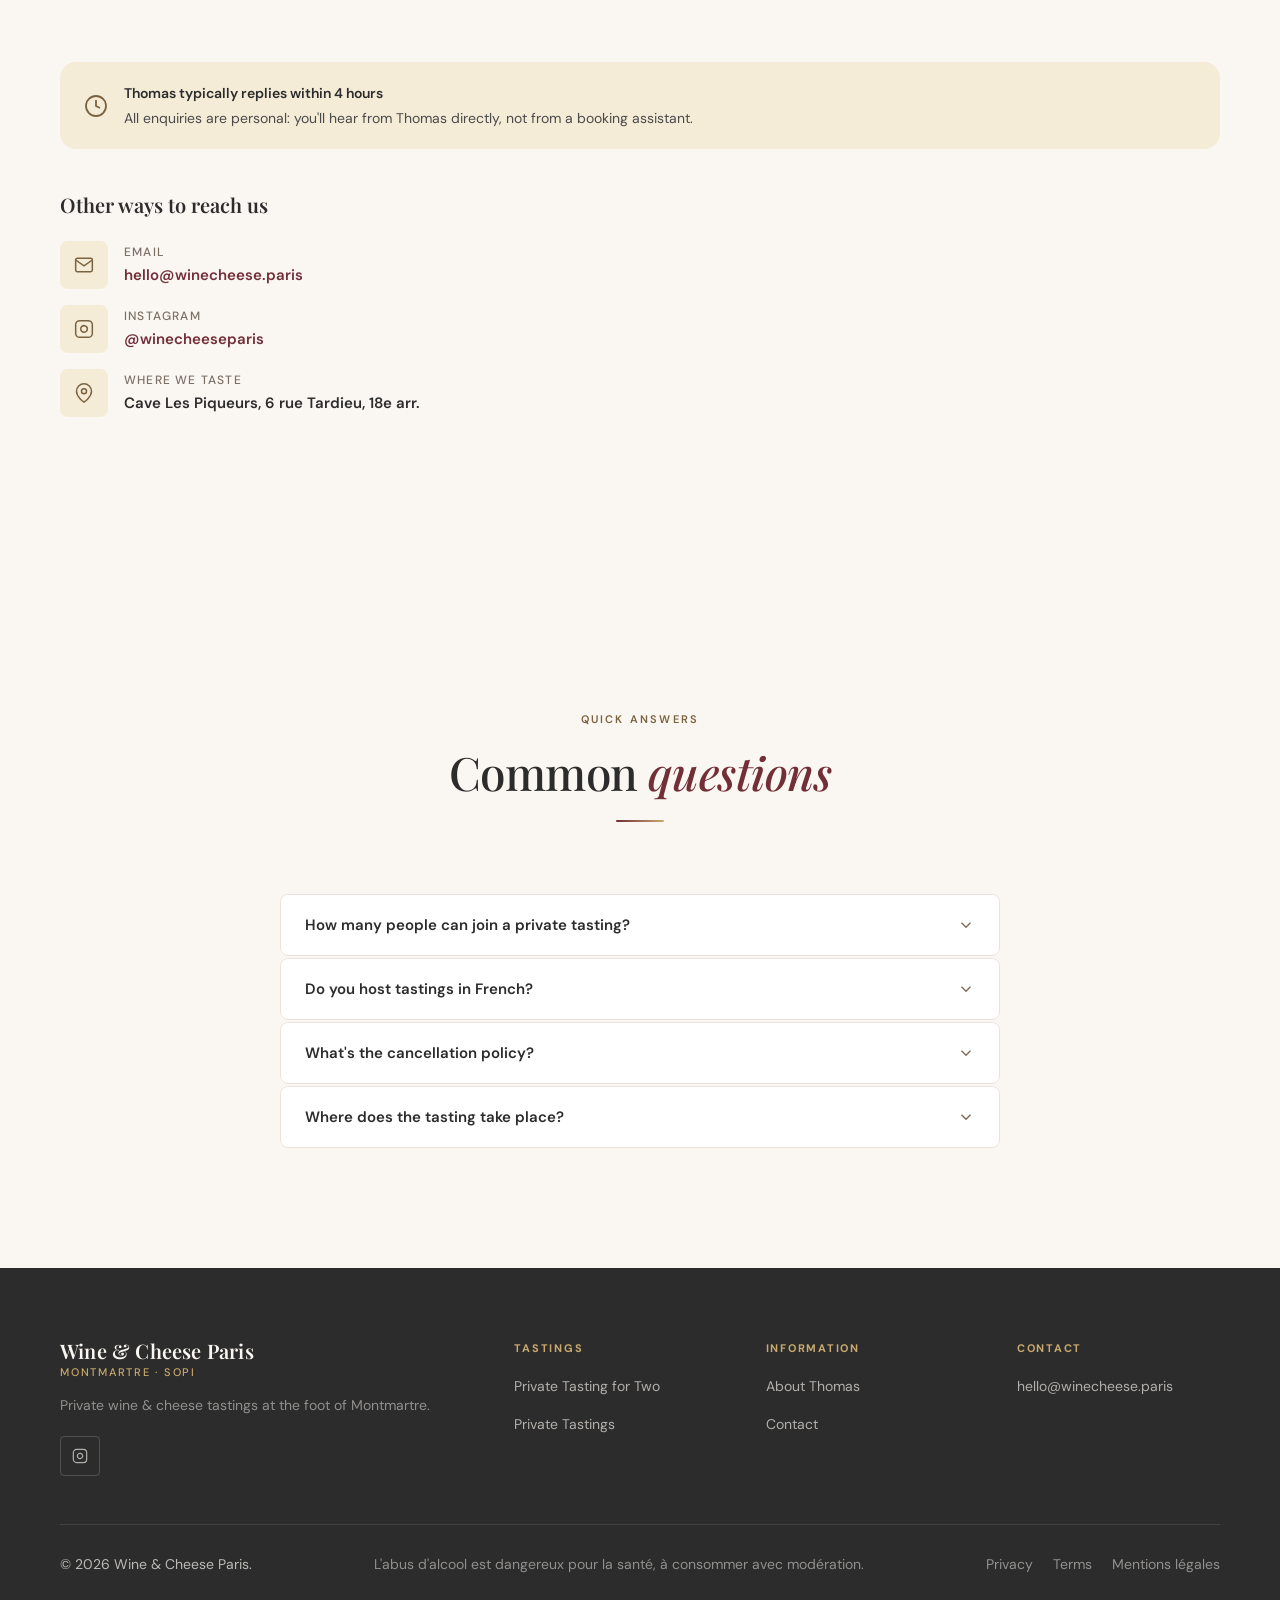
<file: contact.html>
<!DOCTYPE html>
<html lang="en">
<head>
<meta charset="UTF-8">
<link rel="icon" href="favicon.svg" type="image/svg+xml">
<link rel="icon" href="favicon.ico" sizes="any">
<link rel="icon" href="favicon-32x32.png" type="image/png" sizes="32x32">
<link rel="icon" href="favicon-16x16.png" type="image/png" sizes="16x16">
<link rel="apple-touch-icon" href="apple-touch-icon.png">
<meta name="viewport" content="width=device-width, initial-scale=1.0">
<title>Contact &amp; Private Tastings, Wine &amp; Cheese Paris</title>
<meta name="description" content="Ask Thomas about a private wine and cheese tasting in Paris: another date, a bigger group, your apartment or your hotel. 200 EUR to reserve the cellar plus 95 EUR per guest.">
<link href="https://fonts.googleapis.com/css2?family=Playfair+Display:ital,wght@0,400;0,500;0,600;0,700;1,400;1,500&family=DM+Sans:ital,opsz,wght@0,9..40,400;0,9..40,500;0,9..40,600;0,9..40,700;1,9..40,400&family=Cormorant+Garamond:ital,wght@0,400;0,500;0,600;1,400;1,500;1,600&display=swap" rel="stylesheet">
<link rel="stylesheet" href="tokens.css">
<link rel="stylesheet" href="shared.css">
<style>
.contact-hero-img { background-image:url('images/private-table-eiffel.jpg'); background-position:center 50%; }

/* Private offers : une photo et son texte par ligne, cote a cote au-dessus
   de 900px, alternes gauche puis droite. En dessous, la photo passe au-dessus
   de son texte et l'ordre de lecture reste celui du HTML. */
.private-offers { display:flex; flex-direction:column; gap:var(--space-block); margin-bottom:var(--space-4xl); }
.offer-alt { display:grid; grid-template-columns:1fr; gap:var(--space-md); align-items:center; }
.offer-photo { border-radius:var(--radius-lg); overflow:hidden; background:var(--light-gold); aspect-ratio:3/2; box-shadow:var(--shadow-card); }
.offer-photo img { width:100%; height:100%; object-fit:cover; display:block; }
.offer-row { display:flex; gap:var(--space-sm); align-items:flex-start; }
@media (min-width:900px) {
  .offer-alt { grid-template-columns:1fr 1fr; gap:var(--space-xl); }
  .offer-alt:nth-child(even) .offer-photo { order:2; }
  .offer-photo { aspect-ratio:4/3; }
}
.offer-icon-wrap { width:52px; height:52px; border-radius:var(--radius-md); background:var(--light-gold); display:flex; align-items:center; justify-content:center; flex-shrink:0; color:var(--gold-text); }
.offer-body { flex:1; }
.offer-title { font-family:var(--ff-display); font-size:var(--text-lg); font-weight:var(--weight-semibold); color:var(--charcoal); margin-bottom:6px; }
.offer-desc { font-size:var(--text-sm); line-height:var(--leading-loose); color:var(--slate); }
.offer-meta { display:flex; gap:var(--space-xs); margin-top:var(--space-2xs); flex-wrap:wrap; }
.offer-meta-item { display:flex; align-items:center; gap:5px; font-size:var(--text-xs); font-weight:var(--weight-semibold); color:var(--gold-text); }
.offers-price-note { font-family:var(--ff-accent); font-style:italic; font-size:var(--text-lead-sm); line-height:var(--leading-normal); color:var(--stone-text); margin-top:calc(var(--space-4xl) * -1 + var(--space-md)); margin-bottom:var(--space-4xl); }

/* Encoche : le module de demande mord le bas du hero (desktop uniquement).
   Geometrie rouverte au tour 2 : la carte passe de 420 a 880px pour tenir
   deux colonnes, donc elle ne peut plus degager la colonne de texte du hero
   horizontalement. Le hero gagne 80px de hauteur et le debord passe de 260 a
   150px : la carte ne mord plus que la bande vide sous le texte. */
.page-hero { min-height:660px; }
.notch-holder { position:relative; z-index:40; display:flex; justify-content:flex-end; max-width:1160px; margin:-150px auto 0; padding:0 var(--gutter); }
.after-notch { padding-top:var(--space-2xl); }

/* Deflexion vers le calendrier de la page couple. Elle est dans la carte, en
   tete du module, et pas dans le hero : a 880px la carte de l'encoche mord la
   zone ou vivrait ce bloc et le recouvrirait sur desktop. En tete du module,
   elle est aussi lue au moment exact ou le visiteur decide de remplir. */
.deflect { background:var(--light-gold); border-left:3px solid var(--gold); border-radius:0 var(--radius-md) var(--radius-md) 0; padding:var(--space-2xs) var(--space-xs); margin-bottom:var(--space-sm); }
.deflect p { font-size:var(--text-sm); line-height:var(--leading-relaxed); color:var(--slate); }
.deflect a { color:var(--wine); font-weight:var(--weight-semibold); text-decoration:underline; text-underline-offset:2px; }
.deflect a:hover { color:var(--dark-wine); }

/* Contact form */
.form-card { background:var(--white); border-radius:var(--radius-xl); padding:var(--space-2xl); box-shadow:var(--shadow-hover); border:1px solid rgba(114,47,55,0.08); }
.notch-holder > .fade-in { width:880px; max-width:100%; }
.form-title { font-family:var(--ff-display); font-size:var(--text-2xl); font-weight:var(--weight-semibold); line-height:var(--leading-snug); color:var(--charcoal); margin-bottom:6px; }
.form-subtitle { font-size:var(--text-sm); color:var(--slate); margin-bottom:var(--space-lg); line-height:var(--leading-normal); }
.form-cols { display:grid; grid-template-columns:1fr 1fr; gap:var(--space-2xl); align-items:start; }
.form-group { margin-bottom:var(--space-sm); }
.form-label { display:block; font-size:var(--text-sm); font-weight:var(--weight-semibold); color:var(--charcoal); margin-bottom:6px; letter-spacing:var(--tracking-wide); }
.form-label .required { color:var(--wine); margin-left:2px; }
.form-label .optional { float:right; font-size:var(--text-xs); font-weight:var(--weight-normal); letter-spacing:0; color:var(--stone-text); }
.form-input, .form-select, .form-textarea { width:100%; box-sizing:border-box; border:1.5px solid rgba(114,47,55,0.18); border-radius:var(--radius-sm); background:var(--cream); color:var(--charcoal); font-family:var(--ff-body); font-size:var(--text-base); padding:var(--space-2xs) var(--space-xs); transition:border-color var(--transition), box-shadow var(--transition); min-height:var(--touch-min); }
.form-input:focus, .form-select:focus, .form-textarea:focus { outline:none; border-color:var(--wine); box-shadow:0 0 0 3px rgba(114,47,55,0.08); }
.form-textarea { min-height:120px; resize:vertical; }
.form-select { appearance:none; background-image:url("data:image/svg+xml,%3Csvg xmlns='http://www.w3.org/2000/svg' width='16' height='16' viewBox='0 0 24 24' fill='none' stroke='%234A4A4A' stroke-width='2'%3E%3Cpolyline points='6 9 12 15 18 9'/%3E%3C/svg%3E"); background-repeat:no-repeat; background-position:right 14px center; padding-right:var(--space-2xl); cursor:pointer; }
.form-row { display:grid; grid-template-columns:1fr 1fr; gap:var(--space-xs); }
.btn-submit { display:block; width:100%; background:var(--wine); color:var(--cream); font-family:var(--ff-body); font-size:var(--text-md); font-weight:var(--weight-bold); padding:var(--space-xs); border-radius:var(--radius-sm); border:none; cursor:pointer; transition:background var(--transition), transform var(--transition); min-height:var(--touch-min); margin-top:var(--space-md); }
.btn-submit:hover { background:var(--dark-wine); transform:translateY(-1px); }
.form-note { text-align:center; font-size:var(--text-xs); line-height:var(--leading-relaxed); color:var(--stone-text); margin-top:10px; }

/* Le motif, replie quand il arrive par ?enquiry= */
.motif-picked { display:flex; align-items:center; justify-content:space-between; gap:var(--space-2xs); box-sizing:border-box; min-height:var(--touch-min); background:var(--cream); border:1px solid rgba(114,47,55,0.14); border-radius:var(--radius-sm); padding:11px var(--space-xs); }
/* Une declaration display d'auteur bat la regle [hidden]{display:none} du
   navigateur : sans cette ligne le resume s'affiche vide au-dessus du menu a
   l'arrivee a froid, et les deux restent visibles apres un clic sur Change. */
.motif-picked[hidden] { display:none; }
.motif-picked-label { font-size:var(--text-2xs); font-weight:var(--weight-semibold); letter-spacing:var(--tracking-caps); text-transform:uppercase; color:var(--stone-text); margin-bottom:2px; }
.motif-picked-value { font-size:var(--text-base); font-weight:var(--weight-semibold); line-height:1.35; color:var(--charcoal); }
.motif-change { background:none; border:none; padding:0; cursor:pointer; font-family:var(--ff-body); font-size:var(--text-sm); font-weight:var(--weight-semibold); color:var(--wine); text-decoration:underline; text-underline-offset:2px; white-space:nowrap; }
.motif-change:hover { color:var(--dark-wine); }

/* Taille du groupe : le nombre exact au doigt */
.size-grid { display:grid; grid-template-columns:repeat(6,1fr); gap:var(--space-3xs); }
.size-chip { min-height:var(--touch-min); border-radius:var(--radius-sm); background:var(--light-gold); border:1px solid rgba(201,169,110,0.7); color:var(--wine); font-family:var(--ff-body); font-size:16px; font-weight:var(--weight-semibold); cursor:pointer; transition:background var(--transition), border-color var(--transition); }
.size-chip:hover { background:var(--light-gold-hover); border-color:var(--gold); }
.size-chip:focus-visible { outline:2px solid var(--wine); outline-offset:2px; }
.size-chip[aria-pressed="true"] { background:var(--wine); border-color:var(--wine); color:var(--cream); font-weight:var(--weight-bold); }
.size-grid.has-error { border:2px solid var(--wine); box-shadow:0 0 0 3px rgba(114,47,55,0.08); border-radius:var(--radius-md); padding:6px; margin:-8px; }

/* Le prix. Le tableau est servi dans le HTML et lisible sans JavaScript :
   le <details> arrive ouvert, c'est le script qui le replie au chargement. */
.price-out { margin-top:var(--space-xs); background:var(--light-gold); border-left:3px solid var(--gold); border-radius:0 var(--radius-md) var(--radius-md) 0; padding:var(--space-xs) var(--space-sm); }
.price-prompt { font-family:var(--ff-accent); font-style:italic; font-size:var(--text-lead-sm); line-height:var(--leading-normal); color:var(--dark-wine); margin-bottom:6px; }
.price-eyebrow { font-size:var(--text-2xs); font-weight:var(--weight-semibold); letter-spacing:var(--tracking-caps); text-transform:uppercase; color:var(--gold-text); margin-bottom:4px; }
.price-total { font-family:var(--ff-display); font-size:34px; font-weight:var(--weight-semibold); line-height:var(--leading-tight); color:var(--charcoal); margin-bottom:4px; }
.price-total span { font-family:var(--ff-body); font-size:var(--text-base); font-weight:var(--weight-normal); color:var(--slate); }
.price-each { font-size:var(--text-sm); line-height:var(--leading-relaxed); color:var(--slate); margin-bottom:var(--space-3xs); }
/* --stone-text est calibre AA sur --cream (4,52), pas sur --light-gold, ou il
   tombe a 4,14. Dans ce bloc, tout le texte secondaire passe donc a --slate
   (7,54), y compris les chiffres du tableau, qui sont le repli sans
   JavaScript et doivent rester lisibles. */
.price-formula { font-size:var(--text-xs); line-height:var(--leading-relaxed); color:var(--slate); }
.price-fold { margin-top:var(--space-2xs); }
.price-fold > summary { list-style:none; cursor:pointer; display:flex; align-items:center; min-height:32px; font-size:var(--text-sm); font-weight:var(--weight-semibold); color:var(--wine); text-decoration:underline; text-underline-offset:2px; }
.price-fold > summary::-webkit-details-marker { display:none; }
.price-fold > summary:hover { color:var(--dark-wine); }
.price-table { width:100%; border-collapse:collapse; margin-top:var(--space-3xs); font-size:var(--text-sm); }
.price-table th { font-size:var(--text-2xs); font-weight:var(--weight-semibold); letter-spacing:var(--tracking-caps); text-transform:uppercase; color:var(--slate); text-align:right; padding-bottom:6px; }
.price-table th:first-child { text-align:left; }
.price-table td { padding:7px 0; border-top:1px solid rgba(114,47,55,0.14); text-align:right; color:var(--slate); }
.price-table td:first-child { text-align:left; color:var(--charcoal); }
.price-table tr.is-on td { background:rgba(114,47,55,0.06); color:var(--charcoal); font-weight:var(--weight-semibold); }
.price-note { font-size:var(--text-xs); line-height:var(--leading-relaxed); color:var(--slate); margin-top:var(--space-3xs); }

/* Identite, en dernier, sous un intertitre qui dit pourquoi on la demande */
.who-block { margin-top:var(--space-lg); padding-top:var(--space-sm); border-top:1px solid rgba(114,47,55,0.1); }
.who-label { font-size:var(--text-2xs); font-weight:var(--weight-semibold); letter-spacing:var(--tracking-caps); text-transform:uppercase; color:var(--stone-text); margin-bottom:var(--space-2xs); }

/* Contact methods */
.contact-methods { display:flex; flex-direction:column; gap:var(--space-xs); margin-bottom:var(--space-3xl); }
.contact-method { display:flex; align-items:center; gap:var(--space-xs); }
.contact-method-icon { width:48px; height:48px; border-radius:var(--radius-md); background:var(--light-gold); display:flex; align-items:center; justify-content:center; color:var(--gold-text); flex-shrink:0; }
.contact-method-label { font-size:var(--text-xs); font-weight:var(--weight-medium); letter-spacing:0.1em; text-transform:uppercase; color:var(--stone-text); display:block; }
.contact-method-value { font-size:var(--text-base); font-weight:var(--weight-semibold); color:var(--charcoal); }
.contact-method-value a { color:var(--wine); }
.contact-method-value a:hover { text-decoration:underline; }

/* Response time badge */
.response-badge { background:var(--light-gold); border-radius:var(--radius-lg); padding:var(--space-sm) var(--space-md); display:flex; align-items:center; gap:var(--space-xs); margin-bottom:var(--space-2xl); }
.response-badge-icon { color:var(--gold-text); flex-shrink:0; }
.response-badge-text h4 { font-weight:var(--weight-semibold); font-size:var(--text-sm); color:var(--charcoal); margin-bottom:2px; }
.response-badge-text p { font-size:var(--text-sm); color:var(--slate); }

/* FAQ strip */
.contact-faq { background:var(--cream); }
.faq-list { display:flex; flex-direction:column; gap:2px; max-width:720px; margin:0 auto; }
.faq-item { border:1px solid rgba(114,47,55,0.1); border-radius:var(--radius-md); overflow:hidden; }
.faq-question { width:100%; display:flex; align-items:center; justify-content:space-between; padding:var(--space-sm) var(--space-md); background:var(--white); border:none; cursor:pointer; font-family:var(--ff-body); font-size:var(--text-base); font-weight:var(--weight-semibold); color:var(--charcoal); text-align:left; transition:background var(--transition); min-height:var(--touch-min); }
.faq-question:hover, .faq-question[aria-expanded="true"] { background:var(--light-gold); color:var(--wine); }
.faq-chevron { color:var(--stone-text); flex-shrink:0; transition:transform var(--transition); }
.faq-question[aria-expanded="true"] .faq-chevron { transform:rotate(180deg); color:var(--wine); }
.faq-answer { max-height:0; overflow:hidden; transition:max-height 0.3s ease; background:var(--white); }
.faq-answer.open { max-height:300px; }
.faq-answer-inner { padding:0 var(--space-md) var(--space-sm); font-size:var(--text-base); line-height:var(--leading-loose); color:var(--slate); }

/* Field validation */
.form-input.has-error, .form-select.has-error, .form-textarea.has-error { border-color:var(--wine); box-shadow:0 0 0 3px rgba(114,47,55,0.08); }
.field-error { display:none; font-size:var(--text-xs); color:var(--wine); margin-top:6px; line-height:var(--leading-normal); }
.field-error.visible { display:block; }
.form-error-banner { display:none; background:var(--light-gold); border:1px solid rgba(114,47,55,0.18); border-radius:var(--radius-sm); padding:var(--space-xs); font-size:var(--text-sm); color:var(--dark-wine); margin-bottom:var(--space-sm); line-height:var(--leading-normal); }
.form-error-banner.visible { display:block; }
.form-error-banner a { color:var(--wine); font-weight:var(--weight-semibold); }

/* Success message */
.form-success { display:none; text-align:center; padding:var(--space-xl) 0; }
.form-success.visible { display:block; }
.form-success-icon { color:var(--gold-text); margin:0 auto var(--space-xs); }
.form-success-title { font-family:var(--ff-display); font-size:var(--text-2xl); font-weight:var(--weight-semibold); color:var(--charcoal); margin-bottom:var(--space-3xs); }
.form-success-desc { font-size:var(--text-base); line-height:var(--leading-relaxed); color:var(--slate); }
.success-recap { text-align:left; max-width:420px; margin:var(--space-sm) auto 0; background:var(--cream); border:1px solid rgba(114,47,55,0.14); border-radius:var(--radius-md); padding:var(--space-xs) var(--space-sm); }
.success-recap-label { font-size:var(--text-2xs); font-weight:var(--weight-semibold); letter-spacing:var(--tracking-caps); text-transform:uppercase; color:var(--gold-text); margin-bottom:10px; }
.success-recap-list { display:grid; grid-template-columns:auto 1fr; gap:6px var(--space-xs); font-size:var(--text-sm); line-height:var(--leading-normal); }
.success-recap-list b { color:var(--charcoal); font-weight:var(--weight-semibold); }
.success-recap-list span { color:var(--slate); }
.success-foot { font-size:var(--text-sm); line-height:var(--leading-relaxed); color:var(--stone-text); max-width:420px; margin:var(--space-xs) auto 0; }

@media (min-width: 901px) {
  .form-cols .form-textarea { min-height:184px; }
  /* Le hero de shared.css ancre son contenu en bas (align-items:flex-end plus
     48px de padding). A 880px, la carte de l'encoche ne peut pas degager la
     colonne de texte horizontalement, donc on degage verticalement : le
     padding bas pousse le texte au-dessus de la bande que la carte mord. */
  .page-hero { padding-bottom:210px; }
}

/* Sous 900px : aucune superposition, module en flux normal pleine largeur
   sous le hero, une seule colonne. */
@media (max-width: 900px) {
  .page-hero { min-height:auto; }
  .notch-holder { display:block; margin-top:0; }
  .notch-holder > .fade-in { width:100%; }
  .after-notch { padding-top:0; }
  .deflect { max-width:none; }
  .form-cols { display:block; }
}
/* Quatre colonnes de pastilles a 375px : six ne donneraient que 42px de large,
   sous le minimum tactile de 48px du systeme. */
@media (max-width:480px) {
  .form-card { padding:var(--space-lg) var(--space-sm); }
  .size-grid { grid-template-columns:repeat(4,1fr); }
}
</style>
<script async src="https://analytics.winecheese.paris/js/pa-krMVZUVywC4sob83U_ji3.js"></script>
<script>
window.plausible=window.plausible||function(){(plausible.q=plausible.q||[]).push(arguments)},plausible.init=plausible.init||function(i){plausible.o=i||{}};
plausible.init()
</script>
<script defer src="analytics.js"></script>
</head>
<body>
<a href="#main-content" class="skip-link">Skip to main content</a>

<header class="site-header solid" role="banner" id="site-header">
  <a href="/" class="logo" aria-label="Wine &amp; Cheese Paris, Home"><span class="logo-main">Wine &amp; Cheese Paris</span><span class="logo-sub">Montmartre · SoPi</span></a>
  <nav class="main-nav" aria-label="Main navigation">
    <a href="/#tours" class="nav-link">Tastings</a>
    <a href="about.html" class="nav-link">About</a>
    <a href="/#reviews" class="nav-link">Reviews</a>
    <a href="contact.html" class="nav-link active">Contact</a>
  </nav>
  <div class="nav-right">
    <button class="lang-toggle" id="langToggle" aria-label="Switch to French">FR</button>
    <button class="btn-book-nav" data-book="choose" data-en="Book Now" data-fr="Réserver">Book Now</button>
    <button class="nav-hamburger" aria-label="Open menu"><span></span><span></span><span></span></button>
  </div>
</header>

<main id="main-content">

<div class="page-hero">
  <div class="page-hero-image contact-hero-img" role="img" aria-label="Private dinner table set with wine and cheese, Eiffel Tower at sunset through open French windows"></div>
  <div class="page-hero-overlay" aria-hidden="true"></div>
  <div class="page-hero-content">
    <p class="page-hero-eyebrow" data-en="Beyond the calendar" data-fr="Au-delà du calendrier">Beyond the calendar</p>
    <h1 class="page-hero-title" data-en="Your date, your group, <em>your place</em>" data-fr="Votre date, votre groupe, <em>votre lieu</em>">Your date, your group, <em>your place</em></h1>
    <p class="page-hero-sub" data-en="The listed dates seat two in my cellar. Everything else is arranged by message: another date, a bigger group, your apartment, your hotel, a boat on the Seine." data-fr="Les dates affichées accueillent deux personnes dans ma cave. Tout le reste s'organise par message : une autre date, un groupe plus grand, votre appartement, votre hôtel, un bateau sur la Seine.">The listed dates seat two in my cellar. Everything else is arranged by message: another date, a bigger group, your apartment, your hotel, a boat on the Seine.</p>
  </div>
</div>

<div class="notch-holder">
  <div class="fade-in">
    <div class="form-card">

      <div id="contactFormWrap">
        <div class="deflect">
          <p data-en="Two of you, and a listed date works? <a href=&quot;private-wine-tasting-for-two.html#booking&quot; data-deflect>Book it directly, &euro;390</a>, no waiting for me." data-fr="Vous êtes deux et une date affichée vous convient ? <a href=&quot;private-wine-tasting-for-two.html#booking&quot; data-deflect>Réservez-la directement, 390 €</a>, sans m'attendre.">Two of you, and a listed date works? <a href="private-wine-tasting-for-two.html#booking" data-deflect>Book it directly, &euro;390</a>, no waiting for me.</p>
        </div>
        <h2 class="form-title" id="formTitle" data-en="Tell me the shape of it" data-fr="Dites-moi la forme de votre demande">Tell me the shape of it</h2>
        <p class="form-subtitle" data-en="Three answers and I can price it. Everything else is optional." data-fr="Trois réponses et je peux le chiffrer. Le reste est facultatif.">Three answers and I can price it. Everything else is optional.</p>

        <div class="form-error-banner" id="formErrorBanner" role="alert" data-en="Something went wrong on my side. Nothing was sent. Email <a href=&quot;mailto:hello@winecheese.paris&quot;>hello@winecheese.paris</a> directly and I will pick it up there." data-fr="Un problème est survenu de mon côté. Rien n'a été envoyé. Écrivez directement à <a href=&quot;mailto:hello@winecheese.paris&quot;>hello@winecheese.paris</a>, je le prends là.">Something went wrong on my side. Nothing was sent. Email <a href="mailto:hello@winecheese.paris">hello@winecheese.paris</a> directly and I will pick it up there.</div>

        <form id="contactForm" novalidate aria-label="Enquiry form">
          <div class="form-cols">

            <div>
              <!-- 1. Le motif. Le <select> garde son id et ses six valeurs :
                   booking.js continue de lire ?enquiry= et d'ecrire dedans. -->
              <div class="form-group">
                <div class="motif-picked" id="motifPicked" hidden>
                  <div>
                    <p class="motif-picked-label" data-en="What you are asking about" data-fr="Ce que vous demandez">What you are asking about</p>
                    <p class="motif-picked-value" id="motifPickedValue"></p>
                  </div>
                  <button type="button" class="motif-change" id="motifChange" data-en="Change" data-fr="Changer">Change</button>
                </div>
                <div id="motifField">
                  <label class="form-label" for="enquiryType" data-en="What you are asking about <span class=&quot;required&quot; aria-hidden=&quot;true&quot;>*</span>" data-fr="Ce que vous demandez <span class=&quot;required&quot; aria-hidden=&quot;true&quot;>*</span>">What you are asking about <span class="required" aria-hidden="true">*</span></label>
                  <select id="enquiryType" name="enquiryType" class="form-select" required aria-required="true">
                    <option value="" data-en="Select…" data-fr="Choisir…">Select…</option>
                    <option value="private-couples" data-en="Private tasting, couple / friends" data-fr="Dégustation privée, couple / amis">Private tasting, couple / friends</option>
                    <option value="private-celebration" data-en="Private tasting, celebration / anniversary" data-fr="Dégustation privée, anniversaire / célébration">Private tasting, celebration / anniversary</option>
                    <option value="corporate" data-en="Corporate / team building" data-fr="Corporate / team building">Corporate / team building</option>
                    <option value="hotel" data-en="Hotel concierge partnership" data-fr="Partenariat conciergerie hôtelière">Hotel concierge partnership</option>
                    <option value="other" data-en="Other" data-fr="Autre">Other</option>
                  </select>
                  <p class="field-error" id="enquiryTypeError" data-en="Please select what your enquiry is about." data-fr="Merci de sélectionner l'objet de votre demande.">Please select what your enquiry is about.</p>
                </div>
              </div>

              <!-- 2. Le nombre de convives. C'est lui qui fixe le prix, donc il
                   est obligatoire et il est haut. Input cache : les pastilles
                   ecrivent dedans, la cle groupSize part inchangee. -->
              <div class="form-group">
                <p class="form-label" id="groupSizeLabel" data-en="How many of you <span class=&quot;required&quot; aria-hidden=&quot;true&quot;>*</span>" data-fr="Combien vous êtes <span class=&quot;required&quot; aria-hidden=&quot;true&quot;>*</span>">How many of you <span class="required" aria-hidden="true">*</span></p>
                <div class="size-grid" id="sizeGrid" role="group" aria-labelledby="groupSizeLabel">
                  <button type="button" class="size-chip" id="size-2" data-size="2" aria-pressed="false">2</button>
                  <button type="button" class="size-chip" id="size-3" data-size="3" aria-pressed="false">3</button>
                  <button type="button" class="size-chip" id="size-4" data-size="4" aria-pressed="false">4</button>
                  <button type="button" class="size-chip" id="size-5" data-size="5" aria-pressed="false">5</button>
                  <button type="button" class="size-chip" id="size-6" data-size="6" aria-pressed="false">6</button>
                  <button type="button" class="size-chip" id="size-7" data-size="7" aria-pressed="false">7</button>
                  <button type="button" class="size-chip" id="size-8" data-size="8" aria-pressed="false">8</button>
                  <button type="button" class="size-chip" id="size-9" data-size="9" aria-pressed="false">9</button>
                  <button type="button" class="size-chip" id="size-10" data-size="10" aria-pressed="false">10</button>
                  <button type="button" class="size-chip" id="size-11" data-size="11" aria-pressed="false">11</button>
                  <button type="button" class="size-chip" id="size-12" data-size="12" aria-pressed="false">12</button>
                  <button type="button" class="size-chip" id="size-13plus" data-size="13+" aria-pressed="false">13+</button>
                </div>
                <input type="hidden" id="groupSize" name="groupSize" value="">
                <p class="field-error" id="groupSizeError" data-en="Tell me how many of you there are. It is what sets the price." data-fr="Dites-moi combien vous êtes. C'est ce qui fixe le prix.">Tell me how many of you there are. It is what sets the price.</p>
              </div>

              <!-- 3. Le prix. Le tableau est dans le HTML servi et le <details>
                   arrive ouvert : sans JavaScript, la grille reste lisible. -->
              <div class="price-out">
                <div id="priceEmpty">
                  <p class="price-prompt" id="pricePrompt" hidden data-en="Pick a number and I will show you the price." data-fr="Choisissez un nombre et je vous montre le prix.">Pick a number and I will show you the price.</p>
                  <p class="price-formula" data-en="&euro;200 to reserve the cellar, plus &euro;95 per guest." data-fr="200 € de privatisation, plus 95 € par convive.">&euro;200 to reserve the cellar, plus &euro;95 per guest.</p>
                </div>
                <div id="priceFilled" hidden>
                  <p class="price-eyebrow" id="priceCount"></p>
                  <p class="price-total" id="priceTotal"></p>
                  <p class="price-each" id="priceEach"></p>
                  <p class="price-formula" data-en="&euro;200 to reserve the cellar, plus &euro;95 per guest." data-fr="200 € de privatisation, plus 95 € par convive.">&euro;200 to reserve the cellar, plus &euro;95 per guest.</p>
                </div>
                <details class="price-fold" id="priceFold" open>
                  <summary data-en="See the full grid" data-fr="Voir toute la grille">See the full grid</summary>
                  <table class="price-table">
                    <thead>
                      <tr>
                        <th scope="col" data-en="Guests" data-fr="Convives">Guests</th>
                        <th scope="col" data-en="Total" data-fr="Total">Total</th>
                      </tr>
                    </thead>
                    <tbody>
                      <tr data-row="2"><td>2</td><td data-en="&euro;390" data-fr="390 €">&euro;390</td></tr>
                      <tr data-row="4"><td>4</td><td data-en="&euro;580" data-fr="580 €">&euro;580</td></tr>
                      <tr data-row="8"><td>8</td><td data-en="&euro;960" data-fr="960 €">&euro;960</td></tr>
                      <tr data-row="12"><td>12</td><td data-en="&euro;1,340" data-fr="1 340 €">&euro;1,340</td></tr>
                    </tbody>
                  </table>
                  <p class="price-note" data-en="Every size in between follows the same line. Over twelve, tell me the number and I will price it the same way." data-fr="Toutes les tailles intermédiaires suivent la même droite. Au-delà de douze, dites-moi le nombre et je le chiffre pareil.">Every size in between follows the same line. Over twelve, tell me the number and I will price it the same way.</p>
                </details>
              </div>

              <!-- 4. La date -->
              <div class="form-group" style="margin-top:var(--space-sm);">
                <label class="form-label" for="preferredDate" data-en="Your date <span class=&quot;optional&quot;>optional</span>" data-fr="Votre date <span class=&quot;optional&quot;>facultatif</span>">Your date <span class="optional">optional</span></label>
                <input type="date" id="preferredDate" name="preferredDate" class="form-input">
              </div>
            </div>

            <div>
              <!-- 5. Le message -->
              <div class="form-group">
                <label class="form-label" for="message" data-en="What you have in mind <span class=&quot;required&quot; aria-hidden=&quot;true&quot;>*</span>" data-fr="Ce que vous imaginez <span class=&quot;required&quot; aria-hidden=&quot;true&quot;>*</span>">What you have in mind <span class="required" aria-hidden="true">*</span></label>
                <textarea id="message" name="message" class="form-textarea" required aria-required="true" data-ph-en="The occasion, where you would like it, my cellar or your apartment, a hotel, a boat, and anything I should know about allergies." data-ph-fr="L'occasion, le lieu souhaité, ma cave ou votre appartement, un hôtel, un bateau, et ce que je dois savoir sur les allergies." placeholder="The occasion, where you would like it, my cellar or your apartment, a hotel, a boat, and anything I should know about allergies."></textarea>
                <p class="field-error" id="messageError" data-en="Please tell me what you have in mind." data-fr="Merci de me dire ce que vous imaginez.">Please tell me what you have in mind.</p>
              </div>

              <!-- 6. L'identite, en dernier -->
              <div class="who-block">
                <p class="who-label" data-en="And who I am replying to" data-fr="Et à qui je réponds">And who I am replying to</p>
                <div class="form-row">
                  <div class="form-group">
                    <label class="form-label" for="firstName" data-en="First name <span class=&quot;required&quot; aria-hidden=&quot;true&quot;>*</span>" data-fr="Prénom <span class=&quot;required&quot; aria-hidden=&quot;true&quot;>*</span>">First name <span class="required" aria-hidden="true">*</span></label>
                    <input type="text" id="firstName" name="firstName" class="form-input" autocomplete="given-name" required aria-required="true">
                    <p class="field-error" id="firstNameError" data-en="Please enter your first name." data-fr="Merci d'indiquer votre prénom.">Please enter your first name.</p>
                  </div>
                  <div class="form-group">
                    <label class="form-label" for="lastName" data-en="Last name <span class=&quot;required&quot; aria-hidden=&quot;true&quot;>*</span>" data-fr="Nom <span class=&quot;required&quot; aria-hidden=&quot;true&quot;>*</span>">Last name <span class="required" aria-hidden="true">*</span></label>
                    <input type="text" id="lastName" name="lastName" class="form-input" autocomplete="family-name" required aria-required="true">
                    <p class="field-error" id="lastNameError" data-en="Please enter your last name." data-fr="Merci d'indiquer votre nom.">Please enter your last name.</p>
                  </div>
                </div>
                <div class="form-group">
                  <label class="form-label" for="email" data-en="Email <span class=&quot;required&quot; aria-hidden=&quot;true&quot;>*</span>" data-fr="Email <span class=&quot;required&quot; aria-hidden=&quot;true&quot;>*</span>">Email <span class="required" aria-hidden="true">*</span></label>
                  <input type="email" id="email" name="email" class="form-input" autocomplete="email" required aria-required="true">
                  <p class="field-error" id="emailError" data-en="Please enter a valid email address." data-fr="Merci d'indiquer une adresse email valide.">Please enter a valid email address.</p>
                </div>
                <div class="form-group">
                  <label class="form-label" for="phone" data-en="Phone, with country code <span class=&quot;optional&quot;>optional</span>" data-fr="Téléphone, avec indicatif <span class=&quot;optional&quot;>facultatif</span>">Phone, with country code <span class="optional">optional</span></label>
                  <input type="tel" id="phone" name="phone" class="form-input" autocomplete="tel" placeholder="+33 6 12 34 56 78" pattern="^\+[0-9 ]{6,20}$">
                  <p class="field-error" id="phoneError" data-en="Phone number must start with + and include the country code." data-fr="Le numéro de téléphone doit commencer par + et inclure l'indicatif du pays.">Phone number must start with + and include the country code.</p>
                </div>
              </div>

              <!-- 7. La source, facultative : seul moyen de relier une demande a un assistant IA -->
              <div class="form-group" style="margin-top:var(--space-sm);">
                <label class="form-label" for="heardFrom" data-en="How did you hear about us? <span class=&quot;optional&quot;>optional</span>" data-fr="Comment nous avez-vous connus ? <span class=&quot;optional&quot;>facultatif</span>">How did you hear about us? <span class="optional">optional</span></label>
                <select id="heardFrom" name="heardFrom" class="form-select">
                  <option value="" data-en="Select…" data-fr="Choisir…">Select…</option>
                  <option value="ai-assistant" data-en="ChatGPT or another AI assistant" data-fr="ChatGPT ou un autre assistant IA">ChatGPT or another AI assistant</option>
                  <option value="search-engine" data-en="Google or another search engine" data-fr="Google ou un autre moteur de recherche">Google or another search engine</option>
                  <option value="instagram" data-en="Instagram" data-fr="Instagram">Instagram</option>
                  <option value="hotel-agency" data-en="My hotel or a travel agency" data-fr="Mon hôtel ou une agence de voyage">My hotel or a travel agency</option>
                  <option value="word-of-mouth" data-en="A friend or a past guest" data-fr="Un ami ou un ancien client">A friend or a past guest</option>
                  <option value="other" data-en="Something else" data-fr="Autre chose">Something else</option>
                </select>
              </div>

              <button type="submit" class="btn-submit" id="submitBtn" data-en="Send it to Thomas" data-fr="Envoyer à Thomas">Send it to Thomas</button>
              <p class="form-note" data-en="Thomas replies personally, usually within 4 hours · hello@winecheese.paris" data-fr="Thomas répond personnellement, généralement sous 4 heures · hello@winecheese.paris">Thomas replies personally, usually within 4 hours · hello@winecheese.paris</p>
            </div>
          </div>
        </form>
      </div>

      <!-- Success state -->
      <div class="form-success" id="formSuccess" aria-live="polite">
        <svg class="form-success-icon" width="48" height="48" viewBox="0 0 24 24" fill="none" stroke="currentColor" stroke-width="1.5"><path d="M22 11.08V12a10 10 0 1 1-5.93-9.14"/><polyline points="22 4 12 14.01 9 11.01"/></svg>
        <h3 class="form-success-title" data-en="Sent. I have it." data-fr="Envoyé. Je l'ai.">Sent. I have it.</h3>
        <p class="form-success-desc" data-en="I reply personally, usually within 4 hours. If it is urgent, write to <a href=&quot;mailto:hello@winecheese.paris&quot;>hello@winecheese.paris</a>." data-fr="Je réponds personnellement, généralement sous 4 heures. Si c'est urgent, écrivez à <a href=&quot;mailto:hello@winecheese.paris&quot;>hello@winecheese.paris</a>.">I reply personally, usually within 4 hours. If it is urgent, write to <a href="mailto:hello@winecheese.paris">hello@winecheese.paris</a>.</p>
        <div class="success-recap">
          <p class="success-recap-label" data-en="What you sent me" data-fr="Ce que vous m'avez envoyé">What you sent me</p>
          <div class="success-recap-list">
            <b id="recapSizeLabel"></b><span id="recapPrice"></span>
            <b id="recapTypeLabel" data-en="Enquiry" data-fr="Demande">Enquiry</b><span id="recapType"></span>
            <b id="recapDateLabel" data-en="Date" data-fr="Date" hidden>Date</b><span id="recapDate" hidden></span>
          </div>
        </div>
        <p class="success-foot" data-en="Nothing is booked and nothing is charged until we have agreed on it by email." data-fr="Rien n'est réservé et rien n'est débité avant que nous soyons d'accord par email.">Nothing is booked and nothing is charged until we have agreed on it by email.</p>
        <a href="private-wine-tasting-for-two.html#booking" class="btn-secondary" data-deflect style="display:inline-block;margin-top:20px;text-align:center;" data-en="Meanwhile, see the open dates" data-fr="En attendant, voir les dates ouvertes">Meanwhile, see the open dates</a>
      </div>
    </div>
  </div>
</div>

<section class="section after-notch">
  <div class="section-inner">

    <!-- Private offers -->
    <div class="fade-in" style="margin-bottom:48px;">
      <p class="section-eyebrow" data-en="Private experiences" data-fr="Expériences privées">Private experiences</p>
      <h2 class="section-title" style="text-align:left;margin-bottom:12px;" data-en="What people usually ask for" data-fr="Ce qu'on me demande le plus">What people usually ask for</h2>
      <p style="font-size:var(--text-base);line-height:var(--leading-loose);color:var(--slate);margin-bottom:28px;" data-en="Three shapes, the same grid. Thomas brings the tasting to you anywhere in Paris: your apartment, a private boat on the Seine, a hotel suite, or your office." data-fr="Trois formes, la même grille. Thomas vous apporte la dégustation partout à Paris : votre appartement, un bateau privatisé sur la Seine, une suite d'hôtel, ou vos bureaux.">Three shapes, the same grid. Thomas brings the tasting to you anywhere in Paris: your apartment, a private boat on the Seine, a hotel suite, or your office.</p>
      <div class="private-offers">
        <article class="offer-alt">
          <div class="offer-photo"><img src="images/evjf-rooftop.jpg" alt="Group of women celebrating on a Paris rooftop with wine, Eiffel Tower at sunset" loading="lazy"></div>
          <div class="offer-row">
            <div class="offer-icon-wrap">
              <svg width="24" height="24" viewBox="0 0 24 24" fill="none" stroke="currentColor" stroke-width="1.8"><path d="M20.84 4.61a5.5 5.5 0 0 0-7.78 0L12 5.67l-1.06-1.06a5.5 5.5 0 0 0-7.78 7.78l1.06 1.06L12 21.23l7.78-7.78 1.06-1.06a5.5 5.5 0 0 0 0-7.78z"/></svg>
            </div>
            <div class="offer-body">
              <h3 class="offer-title" data-en="Anniversary &amp; Celebrations" data-fr="Anniversaires &amp; Célébrations">Anniversary &amp; Celebrations</h3>
              <p class="offer-desc" data-en="A private wine &amp; cheese tasting or rooftop tasting for two (or more). Thomas selects wines around the occasion, prepares the board personally, and designs the experience around your evening. Popular for birthdays, proposals, and wedding anniversaries." data-fr="Une dégustation privée vin &amp; fromage ou sur le rooftop pour deux, ou plus. Thomas sélectionne les vins en fonction de l'occasion, prépare la planche personnellement, et conçoit l'expérience autour de votre soirée.">A private wine &amp; cheese tasting or rooftop tasting for two (or more). Thomas selects wines around the occasion and designs the experience around your evening. Popular for birthdays, proposals, and anniversaries.</p>
              <div class="offer-meta">
                <span class="offer-meta-item"><svg width="13" height="13" viewBox="0 0 24 24" fill="none" stroke="currentColor" stroke-width="2"><path d="M17 21v-2a4 4 0 0 0-4-4H5a4 4 0 0 0-4 4v2"/><circle cx="9" cy="7" r="4"/></svg> <span data-en="2–8 guests" data-fr="2–8 personnes">2–8 guests</span></span>
              </div>
            </div>
          </div>
        </article>
        <article class="offer-alt">
          <div class="offer-photo"><img src="images/private-table-eiffel.jpg" alt="Private dinner table set with wine and cheese, Eiffel Tower at sunset through open French windows" loading="lazy"></div>
          <div class="offer-row">
            <div class="offer-icon-wrap">
              <svg width="24" height="24" viewBox="0 0 24 24" fill="none" stroke="currentColor" stroke-width="1.8"><rect x="2" y="7" width="20" height="14" rx="2"/><path d="M16 21V5a2 2 0 0 0-2-2h-4a2 2 0 0 0-2 2v16"/></svg>
            </div>
            <div class="offer-body">
              <h3 class="offer-title" data-en="Corporate &amp; Team Events" data-fr="Événements Corporate &amp; Team Building">Corporate &amp; Team Events</h3>
              <p class="offer-desc" data-en="A wine &amp; cheese masterclass for your team, in a cave, on a rooftop, or at your office. Thomas facilitates the tasting as a group activity: structured, informative, and genuinely fun. Available weekday evenings (18:30). Pro invoice provided." data-fr="Une masterclass vin &amp; fromage pour votre équipe, dans une cave, sur un rooftop, ou dans vos locaux. Thomas anime la dégustation comme une activité de groupe : structurée, informative, et vraiment fun. Disponible en soirée en semaine.">A wine &amp; cheese masterclass for your team: in a cave, on a rooftop, or at your office. Weekday evenings available. Pro invoice provided.</p>
              <div class="offer-meta">
                <span class="offer-meta-item"><svg width="13" height="13" viewBox="0 0 24 24" fill="none" stroke="currentColor" stroke-width="2"><path d="M17 21v-2a4 4 0 0 0-4-4H5a4 4 0 0 0-4 4v2"/><circle cx="9" cy="7" r="4"/><path d="M23 21v-2a4 4 0 0 0-3-3.87"/></svg> <span data-en="8–20 guests" data-fr="8–20 personnes">8–20 guests</span></span>
                <span class="offer-meta-item"><svg width="13" height="13" viewBox="0 0 24 24" fill="none" stroke="currentColor" stroke-width="2"><circle cx="12" cy="12" r="10"/><path d="M12 6v6l4 2"/></svg> <span data-en="Tue–Thu evenings" data-fr="Mar–Jeu soirées">Tue–Thu evenings</span></span>
              </div>
            </div>
          </div>
        </article>
        <article class="offer-alt">
          <div class="offer-photo"><img src="images/hotel-concierge.jpg" alt="Hotel concierge handing a tasting itinerary card to two guests at a marble counter, wine bottles and a Montmartre map behind" loading="lazy"></div>
          <div class="offer-row">
            <div class="offer-icon-wrap">
              <svg width="24" height="24" viewBox="0 0 24 24" fill="none" stroke="currentColor" stroke-width="1.8"><path d="M3 9l9-7 9 7v11a2 2 0 0 1-2 2H5a2 2 0 0 1-2-2z"/><polyline points="9 22 9 12 15 12 15 22"/></svg>
            </div>
            <div class="offer-body">
              <h3 class="offer-title" data-en="Hotel Concierge &amp; Groups" data-fr="Conciergerie Hôtelière &amp; Groupes">Hotel Concierge &amp; Groups</h3>
              <p class="offer-desc" data-en="Thomas works with hotel concierges across Montmartre and the 9th to provide premium experiences for their guests. If you're a hotel looking to expand your experiences offer, or a concierge wanting to refer guests, get in touch." data-fr="Thomas travaille avec les conciergeries des hôtels de Montmartre et du 9e pour proposer des expériences premium à leurs clients. Si vous êtes un hôtel ou une conciergerie souhaitant recommander nos visites, contactez-nous.">Thomas works with hotel concierges to provide premium experiences for their guests. If you're a hotel or concierge wanting to refer guests, get in touch.</p>
              <div class="offer-meta">
                <span class="offer-meta-item"><svg width="13" height="13" viewBox="0 0 24 24" fill="none" stroke="currentColor" stroke-width="2"><path d="M12 22s8-4 8-10V5l-8-3-8 3v7c0 6 8 10 8 10z"/></svg> <span data-en="Commission-based" data-fr="Sur commission">Commission-based</span></span>
              </div>
            </div>
          </div>
        </article>
      </div>
      <p class="offers-price-note" data-en="The price is stated once, in the form above, and nowhere else on this page." data-fr="Le prix est dit une fois, dans le formulaire ci-dessus, et nulle part ailleurs sur cette page.">The price is stated once, in the form above, and nowhere else on this page.</p>
    </div>

    <!-- Response time -->
    <div class="response-badge fade-in">
      <svg class="response-badge-icon" width="24" height="24" viewBox="0 0 24 24" fill="none" stroke="currentColor" stroke-width="1.8"><circle cx="12" cy="12" r="10"/><path d="M12 6v6l4 2"/></svg>
      <div class="response-badge-text">
        <h4 data-en="Thomas typically replies within 4 hours" data-fr="Thomas répond généralement sous 4 heures">Thomas typically replies within 4 hours</h4>
        <p data-en="All enquiries are personal, you'll hear from Thomas directly, not from a booking assistant." data-fr="Toutes les demandes sont personnelles, vous recevrez une réponse de Thomas directement, pas d'un assistant de réservation.">All enquiries are personal: you'll hear from Thomas directly, not from a booking assistant.</p>
      </div>
    </div>

    <!-- Contact methods -->
    <div class="fade-in">
      <h3 style="font-family:var(--ff-display);font-size:var(--text-xl);font-weight:var(--weight-semibold);color:var(--charcoal);margin-bottom:20px;" data-en="Other ways to reach us" data-fr="D'autres façons de nous contacter">Other ways to reach us</h3>
      <div class="contact-methods">
        <div class="contact-method">
          <div class="contact-method-icon"><svg width="20" height="20" viewBox="0 0 24 24" fill="none" stroke="currentColor" stroke-width="1.8"><path d="M4 4h16c1.1 0 2 .9 2 2v12c0 1.1-.9 2-2 2H4c-1.1 0-2-.9-2-2V6c0-1.1.9-2 2-2z"/><polyline points="22,6 12,13 2,6"/></svg></div>
          <div><span class="contact-method-label" data-en="Email" data-fr="Email">Email</span><p class="contact-method-value"><a href="mailto:hello@winecheese.paris">hello@winecheese.paris</a></p></div>
        </div>
        <div class="contact-method">
          <div class="contact-method-icon"><svg width="20" height="20" viewBox="0 0 24 24" fill="none" stroke="currentColor" stroke-width="1.8"><rect x="2" y="2" width="20" height="20" rx="5"/><path d="M16 11.37A4 4 0 1 1 12.63 8 4 4 0 0 1 16 11.37z"/><line x1="17.5" y1="6.5" x2="17.51" y2="6.5"/></svg></div>
          <div><span class="contact-method-label">Instagram</span><p class="contact-method-value"><a href="https://instagram.com/winecheeseparis" rel="noopener noreferrer" target="_blank">@winecheeseparis</a></p></div>
        </div>
        <div class="contact-method">
          <div class="contact-method-icon"><svg width="20" height="20" viewBox="0 0 24 24" fill="none" stroke="currentColor" stroke-width="1.8"><path d="M21 10c0 7-9 13-9 13s-9-6-9-13a9 9 0 0 1 18 0z"/><circle cx="12" cy="10" r="3"/></svg></div>
          <div><span class="contact-method-label" data-en="Where we taste" data-fr="Où l'on déguste">Where we taste</span><p class="contact-method-value" data-en="Cave Les Piqueurs, 6 rue Tardieu, 18e arr." data-fr="Cave Les Piqueurs, 6 rue Tardieu, 18e arr.">Cave Les Piqueurs, 6 rue Tardieu, 18e arr.</p></div>
        </div>
      </div>
    </div>

  </div>
</section>

<!-- FAQ -->
<section class="section contact-faq" aria-labelledby="faq-heading">
  <div class="section-inner">
    <header class="section-header">
      <p class="section-eyebrow" data-en="Quick answers" data-fr="Réponses rapides">Quick answers</p>
      <h2 class="section-title" id="faq-heading" data-en="Common <em>questions</em>" data-fr="Questions <em>fréquentes</em>">Common <em>questions</em></h2>
      <div class="divider"></div>
    </header>
    <div class="faq-list">
      <div class="faq-item">
        <button class="faq-question" aria-expanded="false"><span data-en="How many people can join a private tasting?" data-fr="Combien de personnes pour une dégustation privée ?">How many people can join a private tasting?</span><svg class="faq-chevron" width="18" height="18" viewBox="0 0 24 24" fill="none" stroke="currentColor" stroke-width="2"><polyline points="6 9 12 15 18 9"/></svg></button>
        <div class="faq-answer"><div class="faq-answer-inner"><p data-en="From 2 to 12 guests. Every tasting is private: Thomas designs it for your party only, at your pace. Use the form above to tell me your group size and preferred dates." data-fr="De 2 à 12 convives. Chaque dégustation est privée : Thomas la conçoit pour votre groupe seulement, à votre rythme. Utilisez le formulaire ci-dessus pour indiquer la taille du groupe et vos dates.">From 2 to 12 guests. Every tasting is private: Thomas designs it for your party only, at your pace. Use the form above to tell me your group size and preferred dates.</p></div></div>
      </div>
      <div class="faq-item">
        <button class="faq-question" aria-expanded="false"><span data-en="Do you host tastings in French?" data-fr="Proposez-vous des dégustations en français ?">Do you host tastings in French?</span><svg class="faq-chevron" width="18" height="18" viewBox="0 0 24 24" fill="none" stroke="currentColor" stroke-width="2"><polyline points="6 9 12 15 18 9"/></svg></button>
        <div class="faq-answer"><div class="faq-answer-inner"><p data-en="Yes. Thomas is a native French speaker and every tasting can be hosted in English or in French, never both at once. Tell him which you prefer when you book." data-fr="Oui. Thomas est francophone de naissance et chaque dégustation peut se faire en anglais ou en français, jamais les deux à la fois. Dites-lui votre préférence au moment de réserver.">Yes. Thomas is a native French speaker and every tasting can be hosted in English or in French, never both at once. Tell him which you prefer when you book.</p></div></div>
      </div>
      <div class="faq-item">
        <button class="faq-question" aria-expanded="false"><span data-en="What's the cancellation policy?" data-fr="Quelle est la politique d'annulation ?">What's the cancellation policy?</span><svg class="faq-chevron" width="18" height="18" viewBox="0 0 24 24" fill="none" stroke="currentColor" stroke-width="2"><polyline points="6 9 12 15 18 9"/></svg></button>
        <div class="faq-answer"><div class="faq-answer-inner"><p data-en="Free cancellation up to 48 hours before the start time, with a full refund. Within 48 hours, a €100 deposit is kept and the rest is refunded, because the wine and the cheese have already been bought. In the event of severe weather or Thomas being unable to host, a full refund or free rescheduling is offered." data-fr="Annulation gratuite jusqu'à 48 heures avant le début, remboursement intégral. À moins de 48 heures, un acompte de 100 € est conservé et le reste est remboursé, parce que le vin et les fromages sont déjà achetés. En cas de mauvais temps sévère ou d'indisponibilité de Thomas, un remboursement complet ou un report gratuit est proposé.">Free cancellation up to 48 hours before the start time, with a full refund. Within 48 hours, a €100 deposit is kept and the rest is refunded, because the wine and the cheese have already been bought. In the event of severe weather or Thomas being unable to host, a full refund or free rescheduling is offered.</p></div></div>
      </div>
      <div class="faq-item">
        <button class="faq-question" aria-expanded="false"><span data-en="Where does the tasting take place?" data-fr="Où a lieu la dégustation ?">Where does the tasting take place?</span><svg class="faq-chevron" width="18" height="18" viewBox="0 0 24 24" fill="none" stroke="currentColor" stroke-width="2"><polyline points="6 9 12 15 18 9"/></svg></button>
        <div class="faq-answer"><div class="faq-answer-inner"><p data-en="At Cave Les Piqueurs, 6 rue Tardieu, 75018 Paris, at the foot of Montmartre. Métro Anvers (line 2) is two minutes away, Abbesses (line 12) about five. If your group chose a rooftop or your own venue, the address is in your confirmation email." data-fr="À la Cave Les Piqueurs, 6 rue Tardieu, 75018 Paris, au pied de Montmartre. Le métro Anvers (ligne 2) est à deux minutes, Abbesses (ligne 12) à cinq environ. Si votre groupe a choisi un rooftop ou votre propre lieu, l'adresse figure dans l'email de confirmation.">At Cave Les Piqueurs, 6 rue Tardieu, 75018 Paris, at the foot of Montmartre. Métro Anvers (line 2) is two minutes away, Abbesses (line 12) about five. If your group chose a rooftop or your own venue, the address is in your confirmation email.</p></div></div>
      </div>
    </div>
  </div>
</section>
</main>

<footer class="site-footer" role="contentinfo">
  <div class="footer-inner">
    <div class="footer-top">
      <div class="footer-brand"><a href="/" class="logo"><span class="logo-main">Wine &amp; Cheese Paris</span><span class="logo-sub">Montmartre · SoPi</span></a><p class="footer-tagline">Private wine &amp; cheese tastings at the foot of Montmartre.</p><div class="footer-social"><a href="https://instagram.com/winecheeseparis" class="social-link" aria-label="Instagram" rel="noopener noreferrer"><svg width="16" height="16" fill="none" stroke="currentColor" stroke-width="1.8" viewBox="0 0 24 24"><rect x="2" y="2" width="20" height="20" rx="5"/><path d="M16 11.37A4 4 0 1 1 12.63 8 4 4 0 0 1 16 11.37z"/><line x1="17.5" y1="6.5" x2="17.51" y2="6.5"/></svg></a></div></div>
      <div><p class="footer-col-title">Tastings</p><ul class="footer-links"><li><a href="private-wine-tasting-for-two.html">Private Tasting for Two</a></li><li><a href="contact.html">Private Tastings</a></li></ul></div>
      <div><p class="footer-col-title">Information</p><ul class="footer-links"><li><a href="about.html">About Thomas</a></li><li><a href="contact.html">Contact</a></li></ul></div>
      <div><p class="footer-col-title">Contact</p><ul class="footer-links"><li><a href="mailto:hello@winecheese.paris">hello@winecheese.paris</a></li></ul></div>
    </div>
    <div class="footer-bottom"><p class="footer-copy">&copy; 2026 Wine &amp; Cheese Paris.</p><p class="footer-copy" style="opacity:0.7;">L'abus d'alcool est dangereux pour la santé, à consommer avec modération.</p><nav class="footer-legal"><a href="privacy.html">Privacy</a><a href="terms.html">Terms</a><a href="legal-notice.html">Mentions légales</a></nav></div>
  </div>
</footer>

<script src="nav.js"></script>
<script src="booking.js"></script>
<script>
// FAQ
document.querySelectorAll('.faq-question').forEach(function(btn) {
  btn.addEventListener('click', function() {
    var a = this.nextElementSibling, e = this.getAttribute('aria-expanded') === 'true';
    document.querySelectorAll('.faq-question').forEach(function(b) { b.setAttribute('aria-expanded','false'); b.nextElementSibling.classList.remove('open'); });
    if (!e) { this.setAttribute('aria-expanded','true'); a.classList.add('open'); }
  });
});

// Tracking : jamais d'exception, jamais bloquant. analytics.js est charge en
// defer dans le head, donc peut ne pas encore exister quand ce script (non
// differe, en bas de page) s'execute ; safeTrack() tolere son absence, y
// compris si un bloqueur de pub retire analytics.js ou plausible.js.
function safeTrack(name, props, opts) {
  try {
    if (window.WCAnalytics && typeof window.WCAnalytics.track === 'function') {
      window.WCAnalytics.track(name, props, opts);
    }
  } catch (e) {}
}

/* ==========================================================================
   MODULE DE DEMANDE
   --------------------------------------------------------------------------
   Contrat a ne jamais casser : le POST /api/contact part avec huit cles
   historiques, firstName, lastName, email, phone, enquiryType, groupSize,
   preferredDate, message. Le serveur refuse en 400 sans les quatre premieres
   plus message. Rien n'est fusionne, rien n'est supprime.
   Depuis le 9 novembre 2026, trois cles facultatives s'y ajoutent pour la
   mesure GEO de niveau 2 : heardFrom (valeur du <select id="heardFrom">,
   vide si non repondu), landingPage (premiere page vue dans l'onglet, avec
   sa query, donc un eventuel utm_source=chatgpt.com) et referrer (origine et
   chemin du site qui a envoye le visiteur, sans query). Les deux dernieres
   sont posees par analytics.js en sessionStorage. Le serveur les accepte
   absentes, elles n'ont aucune validation bloquante.

   Le <select id="enquiryType"> garde son id et ses six valeurs : booking.js,
   non modifie, continue de lire ?enquiry= et d'ecrire dedans. Le module se
   contente de replier le champ derriere un resume quand la valeur vient de
   l'URL.

   groupSize est un input cache alimente par des pastilles. Consequence sur le
   tracking, et c'est le piege de ce chantier : une ecriture programmatique ne
   declenche pas l'evenement "change", donc l'ecoute est deleguee sur le
   formulaire et l'evenement Plausible est emis au clic. Chaque pastille porte
   un id, sinon "Enquiry: Form Started" (qui sort si la cible n'a pas d'id) ne
   partirait jamais, le premier geste du parcours etant justement une pastille.
   ========================================================================== */

var PRICE_BASE = 200;
var PRICE_PER_GUEST = 95;
// Plancher d'affichage : le prix public annonce "From €120 / person".
// Au-delà de 8 convives la grille D1 descend sous 120 € par personne :
// on affiche alors le total seul, jamais un montant par personne plus bas.
var PER_PERSON_DISPLAY_FLOOR = 120;

var MOTIF_TITLES = {
  'private-couples':     ['A private tasting for two, then.', 'Une dégustation privée pour deux, donc.'],
  'private-celebration': ['A celebration, then.', 'Une célébration, donc.'],
  'corporate':           ['A tasting for your team, then.', 'Une dégustation pour votre équipe, donc.'],
  'hotel':               ['A concierge partnership, then.', 'Un partenariat conciergerie, donc.'],
  'other':               ['Tell me the shape of it', 'Dites-moi la forme de votre demande']
};

function isFr() { return document.documentElement.lang === 'fr'; }

// Ecrit les deux langues sur l'element et affiche celle en cours. La bascule FR
// de nav.js reecrit ensuite innerHTML depuis data-en / data-fr : une chaine
// generee ici suit donc la bascule sans code supplementaire.
function setBilingual(el, en, fr) {
  if (!el) return;
  el.setAttribute('data-en', en);
  el.setAttribute('data-fr', fr);
  el.innerHTML = isFr() ? fr : en;
}

function groupEn(n) { return n + (n === 1 ? ' guest' : ' guests'); }
function groupFr(n) { return n + (n === 1 ? ' convive' : ' convives'); }
function amountEn(v) { return '&euro;' + String(v).replace(/\B(?=(\d{3})+(?!\d))/g, ','); }
function amountFr(v) { return String(v).replace(/\B(?=(\d{3})+(?!\d))/g, '\u00A0') + '\u00A0€'; }

function highlightPriceRow(n) {
  var rows = document.querySelectorAll('.price-table tbody tr');
  Array.prototype.forEach.call(rows, function (tr) {
    tr.classList.toggle('is-on', String(n) === tr.getAttribute('data-row'));
  });
}

function renderPrice(size) {
  var empty = document.getElementById('priceEmpty');
  var filled = document.getElementById('priceFilled');
  if (!size) {
    empty.hidden = false;
    filled.hidden = true;
    highlightPriceRow(null);
    return;
  }
  empty.hidden = true;
  filled.hidden = false;

  var countEl = document.getElementById('priceCount');
  var totalEl = document.getElementById('priceTotal');
  var eachEl  = document.getElementById('priceEach');

  if (size === '13+') {
    setBilingual(countEl, 'More than twelve guests', 'Plus de douze convives');
    setBilingual(totalEl,
      amountEn(PRICE_BASE) + ' + ' + amountEn(PRICE_PER_GUEST) + ' <span>per guest</span>',
      amountFr(PRICE_BASE) + ' + ' + amountFr(PRICE_PER_GUEST) + ' <span>par convive</span>');
    eachEl.hidden = false;
    setBilingual(eachEl,
      'Tell me the exact number below and I will do the sum.',
      'Dites-moi le nombre exact plus bas et je fais l\'addition.');
    highlightPriceRow(null);
    return;
  }

  var n = parseInt(size, 10);
  var total = PRICE_BASE + PRICE_PER_GUEST * n;
  var each = Math.round(total / n);
  var exact = (total % n === 0);

  setBilingual(countEl, groupEn(n), groupFr(n));
  setBilingual(totalEl,
    amountEn(total) + ' <span>in total</span>',
    amountFr(total) + ' <span>au total</span>');

  if (each < PER_PERSON_DISPLAY_FLOOR) {
    setBilingual(eachEl, '', '');
    eachEl.hidden = true;
  } else {
    var en = (exact ? '' : 'About ') + amountEn(each) + ' each.';
    var fr = (exact ? '' : 'Environ ') + amountFr(each) + ' par personne.';
    if (n === 2) {
      en += ' The same price as the dates on the calendar.';
      fr += ' Le prix des dates affichées au calendrier.';
    }
    setBilingual(eachEl, en, fr);
    eachEl.hidden = false;
  }
  highlightPriceRow(n);
}

function selectSize(value, fromUser) {
  var grid = document.getElementById('sizeGrid');
  Array.prototype.forEach.call(grid.querySelectorAll('.size-chip'), function (chip) {
    chip.setAttribute('aria-pressed', chip.getAttribute('data-size') === value ? 'true' : 'false');
  });
  document.getElementById('groupSize').value = value;
  renderPrice(value);
  clearFieldError('groupSize');
  if (fromUser) safeTrack('Enquiry: Group Size Selected', { size: value });
}

function motifLabel(value) {
  var select = document.getElementById('enquiryType');
  var opt = select.querySelector('option[value="' + value + '"]');
  if (!opt) return null;
  return [opt.getAttribute('data-en') || opt.textContent, opt.getAttribute('data-fr') || opt.textContent];
}

function collapseMotif(value) {
  var pair = motifLabel(value);
  if (!pair) return;
  setBilingual(document.getElementById('motifPickedValue'), pair[0], pair[1]);
  document.getElementById('motifPicked').hidden = false;
  document.getElementById('motifField').hidden = true;
  var title = MOTIF_TITLES[value];
  if (title) setBilingual(document.getElementById('formTitle'), title[0], title[1]);
}

function expandMotif() {
  document.getElementById('motifPicked').hidden = true;
  document.getElementById('motifField').hidden = false;
}

/* ---- Validation ---- */

var REQUIRED_FIELD_ORDER = ['enquiryType', 'groupSize', 'message', 'firstName', 'lastName', 'email', 'phone'];

function isValidEmail(v) {
  var at = v.indexOf('@');
  if (at < 1) return false;
  var dot = v.indexOf('.', at + 1);
  return dot > at + 1 && dot < v.length - 1;
}

// Lecture defensive : sessionStorage peut lever (navigation privee, cookies bloques).
function sessionValue(key) {
  try { return (window.sessionStorage.getItem(key) || '').slice(0, 300); } catch (e) { return ''; }
}

function trimmed(id) {
  var el = document.getElementById(id);
  return el ? el.value.trim() : '';
}

function clearFieldError(id) {
  var error = document.getElementById(id + 'Error');
  if (error) error.classList.remove('visible');
  if (id === 'groupSize') {
    var grid = document.getElementById('sizeGrid');
    grid.classList.remove('has-error');
    grid.removeAttribute('aria-describedby');
    return;
  }
  var input = document.getElementById(id);
  if (input) {
    input.classList.remove('has-error');
    input.removeAttribute('aria-invalid');
    input.removeAttribute('aria-describedby');
  }
}

function showFieldError(id) {
  var error = document.getElementById(id + 'Error');
  if (error) error.classList.add('visible');

  // groupSize est un input cache : un input cache n'est pas focalisable, donc
  // le focus va sur la premiere pastille et l'etat d'erreur sur la grille.
  if (id === 'groupSize') {
    var grid = document.getElementById('sizeGrid');
    grid.classList.add('has-error');
    grid.setAttribute('aria-describedby', 'groupSizeError');
    var first = grid.querySelector('.size-chip');
    if (first) first.focus();
    return;
  }

  // Si le motif est replie, on le rouvre avant de pouvoir y mettre le focus.
  if (id === 'enquiryType' && document.getElementById('motifField').hidden) expandMotif();

  var input = document.getElementById(id);
  if (input) {
    input.classList.add('has-error');
    input.setAttribute('aria-invalid', 'true');
    input.setAttribute('aria-describedby', id + 'Error');
    input.focus();
  }
}

function clearAllErrors() {
  REQUIRED_FIELD_ORDER.forEach(clearFieldError);
  document.getElementById('formErrorBanner').classList.remove('visible');
}

// Retourne l'id du premier champ en faute, ou null si le formulaire est valide.
// L'ordre suit l'ordre a l'ecran : ce qui fixe le prix d'abord, l'identite en
// dernier.
function validateForm() {
  if (!document.getElementById('enquiryType').value) return 'enquiryType';
  if (!document.getElementById('groupSize').value) return 'groupSize';
  if (!trimmed('message')) return 'message';
  if (!trimmed('firstName')) return 'firstName';
  if (!trimmed('lastName')) return 'lastName';
  var email = trimmed('email');
  if (!email || !isValidEmail(email)) return 'email';
  var phone = trimmed('phone');
  if (phone && phone.charAt(0) !== '+') return 'phone';
  return null;
}

/* ---- Branchements ---- */

(function () {
  var form = document.getElementById('contactForm');

  // Toutes les ecoutes du module sont deleguees sur le formulaire : les
  // pastilles peuvent etre reconstruites ou deplacees sans perdre le tracking.
  form.addEventListener('click', function (e) {
    var chip = e.target.closest ? e.target.closest('.size-chip') : null;
    // markStarted() est appele ici en plus de focusin : Safari, y compris sur
    // iPhone, ne donne pas le focus a un <button> au tap, donc un visiteur dont
    // le premier geste est une pastille ne declencherait jamais
    // "Enquiry: Form Started". C'est la majorite de l'audience.
    if (chip) { markStarted(chip.id); selectSize(chip.getAttribute('data-size'), true); return; }
    if (e.target.closest && e.target.closest('#motifChange')) {
      expandMotif();
      document.getElementById('enquiryType').focus();
    }
  });

  form.addEventListener('change', function (e) {
    if (!e.target || e.target.id !== 'enquiryType') return;
    if (e.target.value) safeTrack('Enquiry: Type Selected', { type: e.target.value });
    clearFieldError('enquiryType');
  });

  // Repli du champ + titre contextuel, uniquement quand le motif arrive par
  // l'URL. Un choix fait a la main laisse le menu en place : replier sous le
  // doigt du visiteur serait desagreable et sans benefice.
  var fromUrl = /[?&]enquiry=([a-z-]+)/i.exec(window.location.search);
  if (fromUrl) {
    // booking.js pose la valeur sur DOMContentLoaded ; ce script est charge
    // apres lui, donc cet ecouteur passe en second et lit une valeur deja ecrite.
    window.addEventListener('DOMContentLoaded', function () {
      var value = fromUrl[1];
      if (document.getElementById('enquiryType').value !== value) return;
      collapseMotif(value);
      if (value === 'private-couples' && !document.getElementById('groupSize').value) {
        selectSize('2', false);
      }
    });
  }

  // Deflexion vers le calendrier. A mesurer : envoyer les couples vers la page
  // couple fait BAISSER le nombre de demandes ici, ce qui ressemble a une
  // regression si on ne compte que les demandes.
  document.addEventListener('click', function (e) {
    var link = e.target.closest ? e.target.closest('[data-deflect]') : null;
    if (link) safeTrack('Enquiry: Deflected to Calendar', { from: 'contact' });
  });

  // Les placeholders passent par data-ph-en / data-ph-fr, jamais par
  // data-en / data-fr : la bascule de nav.js reecrit innerHTML, et sur un
  // <textarea> cela ecrit dans la VALEUR du champ. Un data-en sur le message
  // remplirait donc le champ avec le texte d'exemple, qui partirait dans la
  // demande. Cet ecouteur est pose apres celui de nav.js, donc il lit un
  // document.documentElement.lang deja a jour.
  var langToggle = document.getElementById('langToggle');
  if (langToggle) {
    langToggle.addEventListener('click', function () {
      Array.prototype.forEach.call(document.querySelectorAll('[data-ph-en]'), function (el) {
        var v = isFr() ? el.getAttribute('data-ph-fr') : el.getAttribute('data-ph-en');
        if (v) el.setAttribute('placeholder', v);
      });
    });
  }

  // Sans JavaScript, la grille de prix est servie dans le HTML avec le
  // <details> ouvert : le prix ne depend jamais du script. Avec JavaScript, on
  // la replie et on affiche l'invitation a choisir un nombre.
  document.getElementById('priceFold').open = false;
  document.getElementById('pricePrompt').hidden = false;

  /* ---- Entonnoir (Enquiry: ...) ---- */

  var started = false;
  var submitted = false;
  var lastField = null;

  if ('IntersectionObserver' in window) {
    var viewObserver = new IntersectionObserver(function (entries) {
      entries.forEach(function (entry) {
        if (entry.isIntersecting) {
          safeTrack('Enquiry: Form Viewed', null, { once: true });
          viewObserver.disconnect();
        }
      });
    }, { threshold: 0.3 });
    viewObserver.observe(form);
  }

  function markStarted(fieldId) {
    if (fieldId) lastField = fieldId;
    if (started) return;
    started = true;
    safeTrack('Enquiry: Form Started', null, { once: true });
  }

  form.addEventListener('focusin', function (e) {
    if (!e.target || !e.target.id) return;
    markStarted(e.target.id);
  });

  // Abandon : survit au dechargement de la page (pagehide couvre aussi le
  // bfcache), perte partielle acceptee plutot que de bloquer la navigation.
  function maybeTrackAbandon() {
    if (started && !submitted) {
      safeTrack('Enquiry: Abandoned', { lastField: lastField || 'unknown' }, { once: true });
    }
  }
  document.addEventListener('visibilitychange', function () {
    if (document.visibilityState === 'hidden') maybeTrackAbandon();
  });
  window.addEventListener('pagehide', maybeTrackAbandon);

  // Ne marque "submitted" que lorsque la validation a laisse passer l'envoi,
  // pas sur chaque clic : sinon une tentative bloquee par la validation
  // masquerait un abandon reel qui suit.
  form.addEventListener('wc:submitted', function () { submitted = true; });

  /* ---- Envoi ---- */

  form.addEventListener('submit', function (e) {
    e.preventDefault();
    clearAllErrors();

    var invalidField = validateForm();
    if (invalidField) {
      showFieldError(invalidField);
      safeTrack('Enquiry: Blocked', { field: invalidField });
      return;
    }

    form.dispatchEvent(new Event('wc:submitted'));

    var btn = document.getElementById('submitBtn');
    btn.textContent = '…';
    btn.disabled = true;

    var enquiryType = document.getElementById('enquiryType').value;
    var groupSize = document.getElementById('groupSize').value;

    safeTrack('Enquiry: Submit Attempted');

    var payload = {
      firstName:     trimmed('firstName'),
      lastName:      trimmed('lastName'),
      email:         trimmed('email'),
      phone:         trimmed('phone'),
      enquiryType:   enquiryType,
      groupSize:     groupSize,
      preferredDate: document.getElementById('preferredDate').value,
      message:       trimmed('message'),
      heardFrom:     document.getElementById('heardFrom').value,
      landingPage:   sessionValue('wc_landing'),
      referrer:      sessionValue('wc_ref')
    };

    function resetSubmitButton() {
      btn.innerHTML = isFr() ? btn.getAttribute('data-fr') : btn.getAttribute('data-en');
      btn.disabled = false;
    }

    function fillRecap() {
      var size = groupSize;
      if (size === '13+') {
        setBilingual(document.getElementById('recapSizeLabel'), 'More than twelve', 'Plus de douze');
        setBilingual(document.getElementById('recapPrice'),
          amountEn(PRICE_BASE) + ' + ' + amountEn(PRICE_PER_GUEST) + ' per guest',
          amountFr(PRICE_BASE) + ' + ' + amountFr(PRICE_PER_GUEST) + ' par convive');
      } else {
        var n = parseInt(size, 10);
        var total = PRICE_BASE + PRICE_PER_GUEST * n;
        setBilingual(document.getElementById('recapSizeLabel'), groupEn(n), groupFr(n));
        setBilingual(document.getElementById('recapPrice'),
          amountEn(total) + ' in total', amountFr(total) + ' au total');
      }
      var pair = motifLabel(enquiryType);
      if (pair) setBilingual(document.getElementById('recapType'), pair[0], pair[1]);
      var date = document.getElementById('preferredDate').value;
      if (date) {
        document.getElementById('recapDateLabel').hidden = false;
        var el = document.getElementById('recapDate');
        el.hidden = false;
        el.textContent = date;
      }
    }

    fetch('/api/contact', {
      method: 'POST',
      headers: { 'Content-Type': 'application/json' },
      body: JSON.stringify(payload)
    })
    .then(function (r) { return r.json(); })
    .then(function (data) {
      // Le succes s'affiche des que le serveur confirme, independamment du
      // tracking : un echec de plausible() ici ne doit jamais empecher ce bloc.
      if (data && data.success) {
        fillRecap();
        document.getElementById('contactFormWrap').style.display = 'none';
        document.getElementById('formSuccess').classList.add('visible');
        safeTrack('Enquiry: Submitted', { type: enquiryType, size: groupSize, source: payload.heardFrom || 'none' });
      } else {
        resetSubmitButton();
        safeTrack('Enquiry: Failed', { reason: (data && data.error === 'validation') ? 'validation' : 'server' });
        document.getElementById('formErrorBanner').classList.add('visible');
      }
    })
    .catch(function () {
      resetSubmitButton();
      safeTrack('Enquiry: Failed', { reason: 'network' });
      document.getElementById('formErrorBanner').classList.add('visible');
    });
  });
})();
</script>
</body>
</html>
</file>
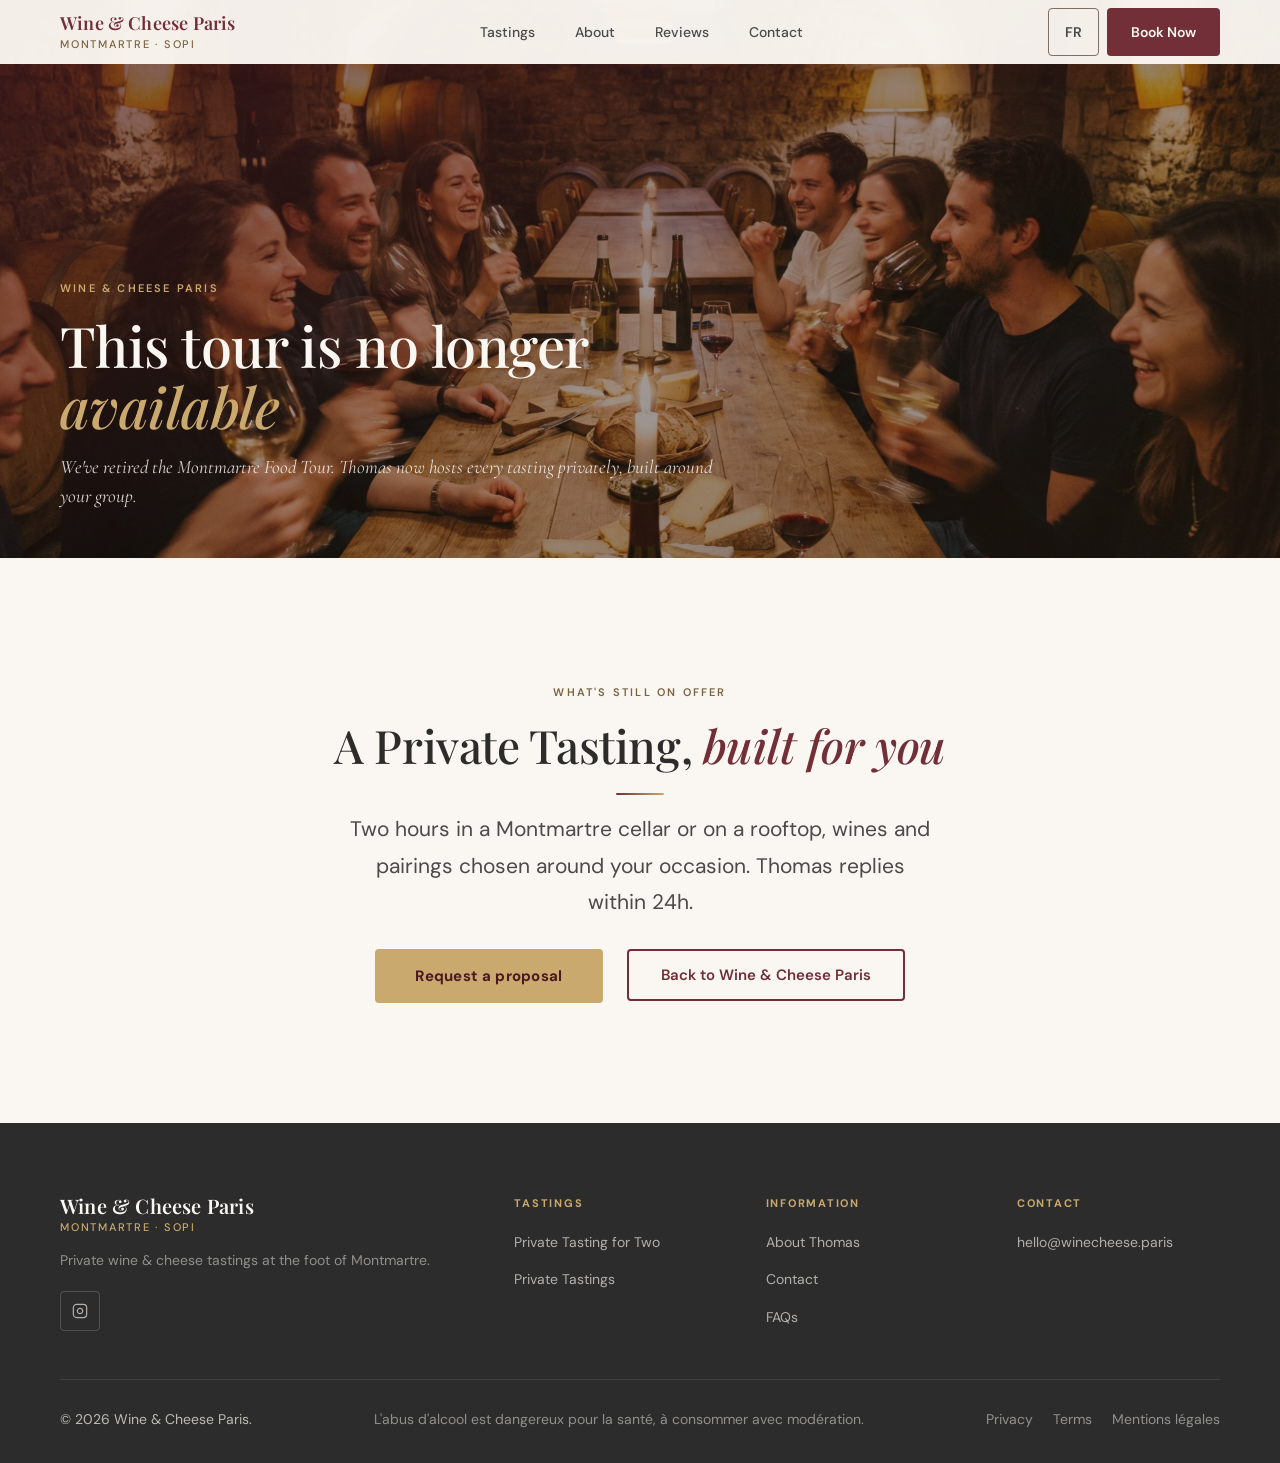
<file: food-tour.html>
<!DOCTYPE html>
<html lang="en">
<head>
<meta charset="UTF-8">
<link rel="icon" href="favicon.svg" type="image/svg+xml">
<link rel="icon" href="favicon.ico" sizes="any">
<link rel="icon" href="favicon-32x32.png" type="image/png" sizes="32x32">
<link rel="icon" href="favicon-16x16.png" type="image/png" sizes="16x16">
<link rel="apple-touch-icon" href="apple-touch-icon.png">
<meta name="viewport" content="width=device-width, initial-scale=1.0">
<title>Montmartre Food Tour, no longer available, Wine & Cheese Paris</title>
<meta name="description" content="The Montmartre Food Tour has been retired. Discover the Private Tasting, Thomas's current wine & cheese experience in Montmartre.">
<meta name="robots" content="noindex,follow">
<link href="https://fonts.googleapis.com/css2?family=Playfair+Display:ital,wght@0,400;0,500;0,600;0,700;1,400;1,500&family=DM+Sans:ital,opsz,wght@0,9..40,400;0,9..40,500;0,9..40,600;0,9..40,700;1,9..40,400&family=Cormorant+Garamond:ital,wght@0,400;0,500;0,600;1,400;1,500;1,600&display=swap" rel="stylesheet">
<link rel="stylesheet" href="tokens.css">
<link rel="stylesheet" href="shared.css">
<style>
.wc-hero-img { background-image:url('images/groupe-cave.jpg'); background-position:center 35%; }
.retired-actions { display:flex; gap:var(--space-md); justify-content:center; flex-wrap:wrap; margin-top:var(--space-lg); }
</style>
</head>
<body>
<a href="#main-content" class="skip-link">Skip to main content</a>

<!-- HEADER -->
<header class="site-header solid" role="banner" id="site-header">
  <a href="/" class="logo" aria-label="Wine & Cheese Paris, Home">
    <span class="logo-main">Wine & Cheese Paris</span>
    <span class="logo-sub">Montmartre · SoPi</span>
  </a>
  <nav class="main-nav" aria-label="Main navigation">
    <a href="/#tours" class="nav-link">Tastings</a>
    <a href="about.html" class="nav-link">About</a>
    <a href="/#reviews" class="nav-link">Reviews</a>
    <a href="contact.html" class="nav-link">Contact</a>
  </nav>
  <div class="nav-right">
    <button class="lang-toggle" id="langToggle" aria-label="Switch to French">FR</button>
    <button class="btn-book-nav" data-book="choose" data-en="Book Now" data-fr="Réserver">Book Now</button>
    <button class="nav-hamburger" aria-label="Open menu"><span></span><span></span><span></span></button>
  </div>
</header>

<main id="main-content">

<!-- PAGE HERO -->
<div class="page-hero">
  <div class="page-hero-image wc-hero-img" role="img" aria-label="Red wine poured in a candlelit stone wine cellar with a cheese and fig board"></div>
  <div class="page-hero-overlay" aria-hidden="true"></div>
  <div class="page-hero-content">
    <p class="page-hero-eyebrow" data-en="Wine & Cheese Paris" data-fr="Wine & Cheese Paris">Wine & Cheese Paris</p>
    <h1 class="page-hero-title" data-en="This tour is no longer <em>available</em>" data-fr="Cette visite n'est plus <em>proposée</em>">This tour is no longer <em>available</em></h1>
    <p class="page-hero-sub" data-en="We've retired the Montmartre Food Tour. Thomas now hosts every tasting privately, built around your group." data-fr="Nous avons retiré le Food Tour Montmartre. Thomas propose désormais chaque dégustation en privé, construite autour de votre groupe.">We've retired the Montmartre Food Tour. Thomas now hosts every tasting privately, built around your group.</p>
  </div>
</div>

<!-- REDIRECT -->
<section class="section" aria-labelledby="retired-heading">
  <div class="section-inner" style="max-width:640px;text-align:center;">
    <p class="section-eyebrow" data-en="What's still on offer" data-fr="Ce qui est toujours proposé">What's still on offer</p>
    <h2 class="section-title" id="retired-heading" data-en="A Private Tasting, <em>built for you</em>" data-fr="Une dégustation privée, <em>pensée pour vous</em>">A Private Tasting, <em>built for you</em></h2>
    <div class="divider"></div>
    <p class="section-desc" data-en="Two hours in a Montmartre cellar or on a rooftop, wines and pairings chosen around your occasion. Thomas replies within 24h." data-fr="Deux heures dans une cave de Montmartre ou sur un rooftop, vins et accords choisis autour de votre occasion. Thomas répond sous 24h.">Two hours in a Montmartre cellar or on a rooftop, wines and pairings chosen around your occasion. Thomas replies within 24h.</p>
    <div class="retired-actions">
      <a href="contact.html?enquiry=private-couples" class="btn-primary" data-en="Request a proposal" data-fr="Demander une proposition">Request a proposal</a>
      <a href="/" class="btn-outline-wine" data-en="Back to Wine &amp; Cheese Paris" data-fr="Retour à l'accueil">Back to Wine &amp; Cheese Paris</a>
    </div>
  </div>
</section>

</main>

<!-- FOOTER -->
<footer class="site-footer" role="contentinfo">
  <div class="footer-inner">
    <div class="footer-top">
      <div class="footer-brand">
        <a href="/" class="logo"><span class="logo-main">Wine &amp; Cheese Paris</span><span class="logo-sub">Montmartre · SoPi</span></a>
        <p class="footer-tagline">Private wine &amp; cheese tastings at the foot of Montmartre.</p>
        <div class="footer-social">
          <a href="https://instagram.com/winecheeseparis" class="social-link" aria-label="Instagram" rel="noopener noreferrer"><svg width="16" height="16" fill="none" stroke="currentColor" stroke-width="1.8" viewBox="0 0 24 24"><rect x="2" y="2" width="20" height="20" rx="5"/><path d="M16 11.37A4 4 0 1 1 12.63 8 4 4 0 0 1 16 11.37z"/><line x1="17.5" y1="6.5" x2="17.51" y2="6.5"/></svg></a>
        </div>
      </div>
      <div><p class="footer-col-title">Tastings</p><ul class="footer-links"><li><a href="private-wine-tasting-for-two.html">Private Tasting for Two</a></li><li><a href="contact.html">Private Tastings</a></li></ul></div>
      <div><p class="footer-col-title">Information</p><ul class="footer-links"><li><a href="about.html">About Thomas</a></li><li><a href="contact.html">Contact</a></li><li><a href="contact.html#faq-heading">FAQs</a></li></ul></div>
      <div><p class="footer-col-title">Contact</p><ul class="footer-links"><li><a href="mailto:hello@winecheese.paris">hello@winecheese.paris</a></li></ul></div>
    </div>
    <div class="footer-bottom">
      <p class="footer-copy">&copy; 2026 Wine &amp; Cheese Paris.</p>
      <p class="footer-copy" style="opacity:0.7;">L'abus d'alcool est dangereux pour la santé, à consommer avec modération.</p><nav class="footer-legal"><a href="privacy.html">Privacy</a><a href="terms.html">Terms</a><a href="legal-notice.html">Mentions légales</a></nav>
    </div>
  </div>
</footer>

<script src="nav.js"></script>
<script src="booking.js"></script>
</body>
</html>
</file>
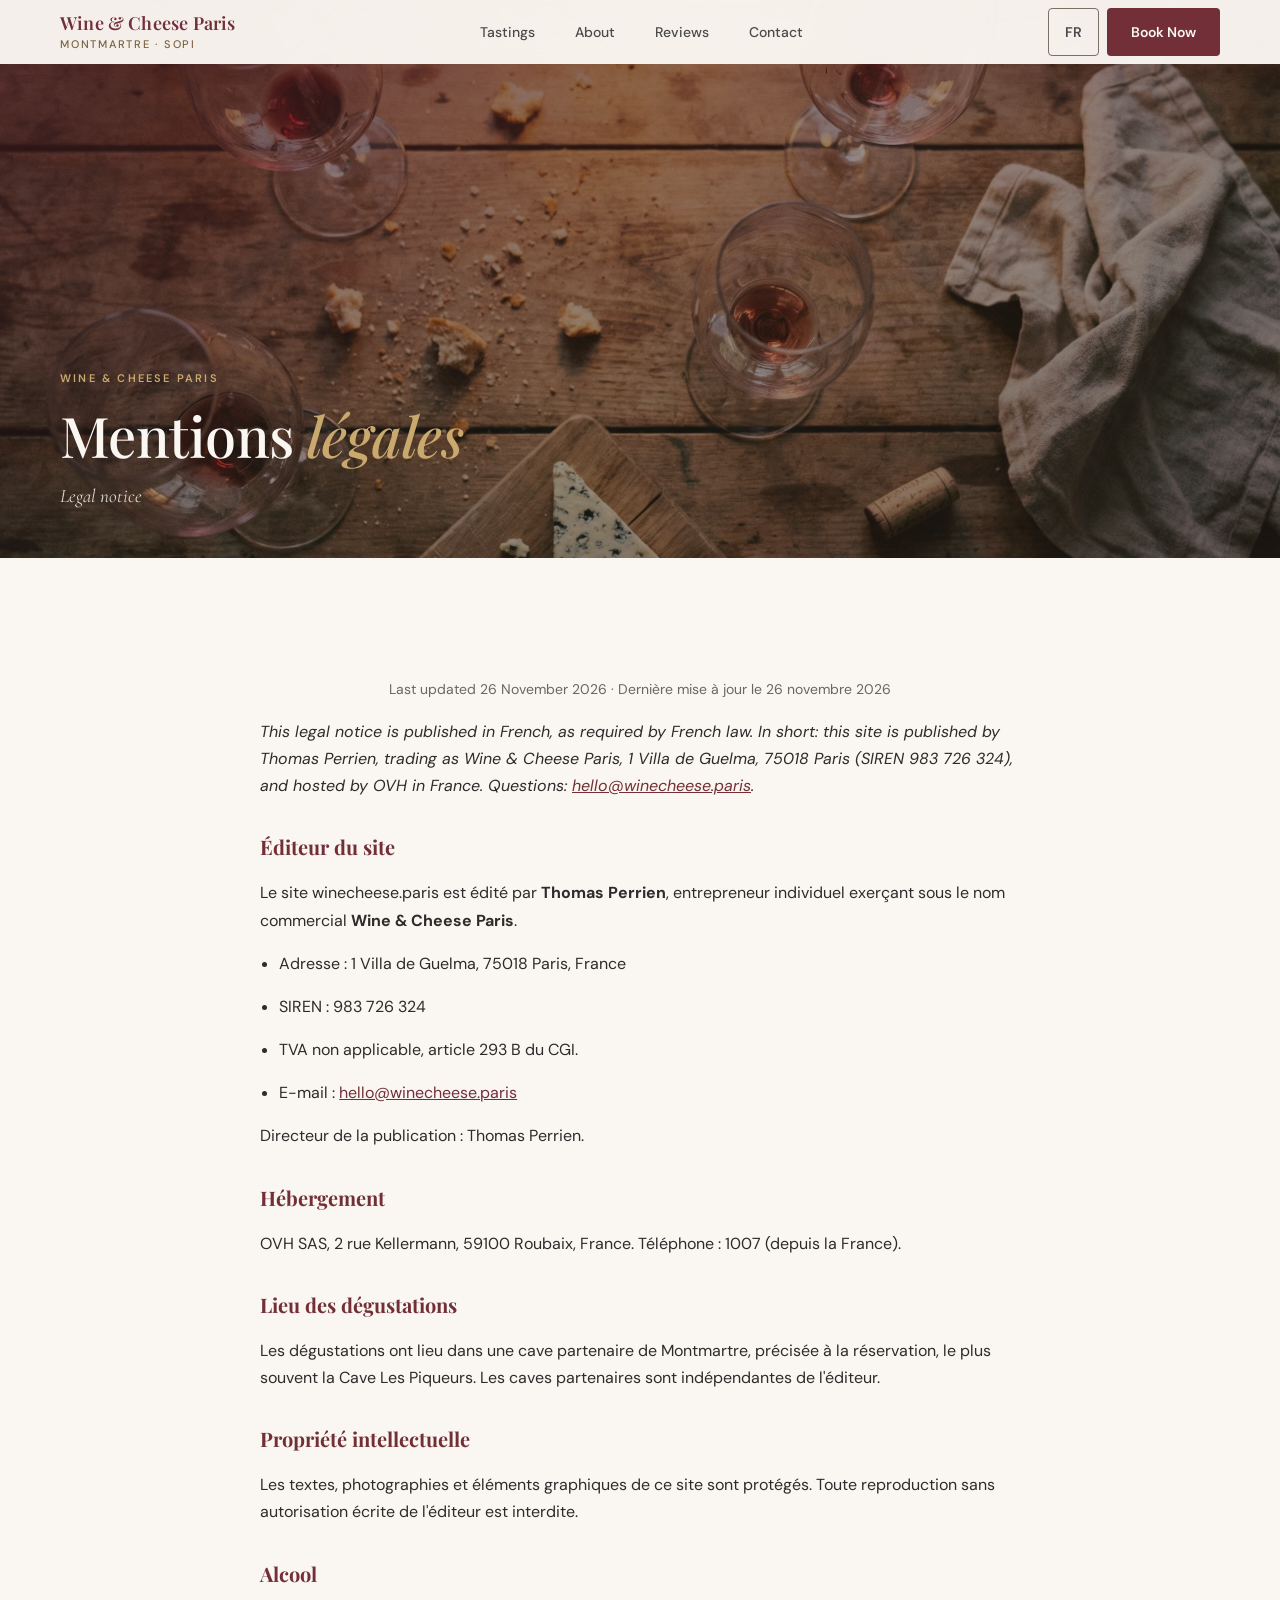
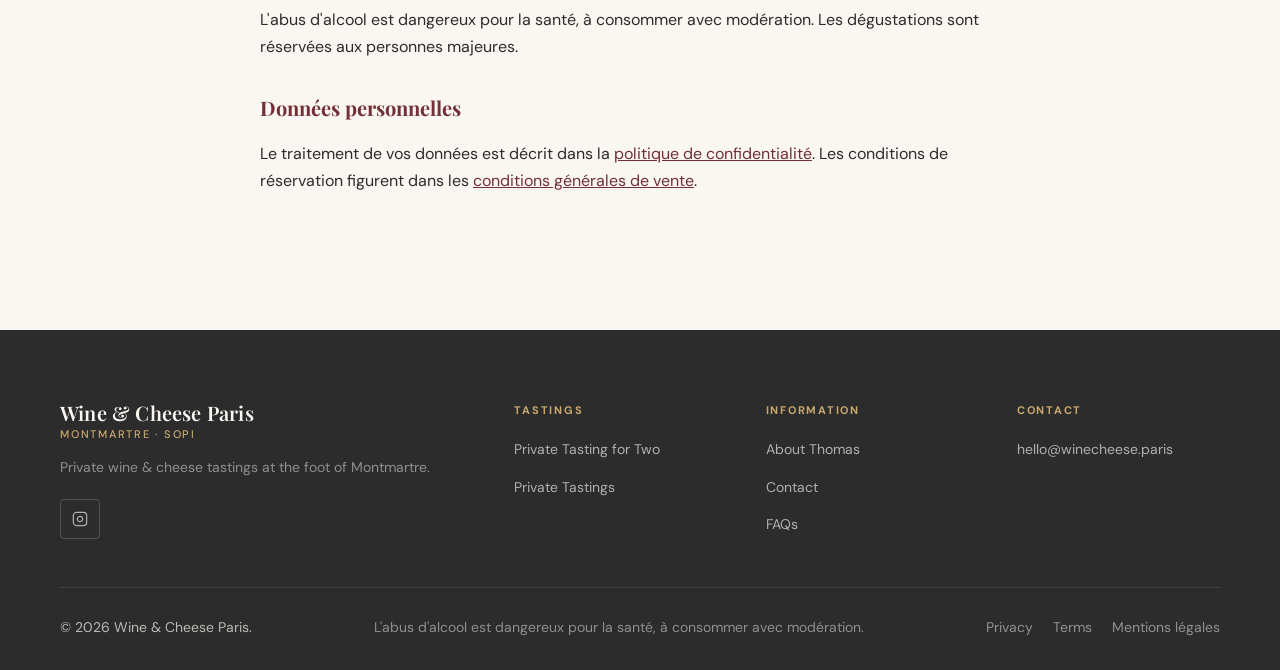
<file: legal-notice.html>
<!DOCTYPE html>
<html lang="en">
<head>
<meta charset="UTF-8">
<link rel="icon" href="favicon.svg" type="image/svg+xml">
<link rel="icon" href="favicon.ico" sizes="any">
<link rel="icon" href="favicon-32x32.png" type="image/png" sizes="32x32">
<link rel="icon" href="favicon-16x16.png" type="image/png" sizes="16x16">
<link rel="apple-touch-icon" href="apple-touch-icon.png">
<link rel="canonical" href="https://winecheese.paris/legal-notice.html">
<meta name="viewport" content="width=device-width, initial-scale=1.0">
<title>Mentions légales, Wine &amp; Cheese Paris</title>
<meta name="description" content="Mentions légales du site winecheese.paris : éditeur, hébergeur, lieu des dégustations.">
<link href="https://fonts.googleapis.com/css2?family=Playfair+Display:ital,wght@0,400;0,500;0,600;0,700;1,400;1,500&family=DM+Sans:ital,opsz,wght@0,9..40,400;0,9..40,500;0,9..40,600;0,9..40,700;1,9..40,400&family=Cormorant+Garamond:ital,wght@0,400;0,500;0,600;1,400;1,500;1,600&display=swap" rel="stylesheet">
<link rel="stylesheet" href="tokens.css">
<link rel="stylesheet" href="shared.css">
<style>
.legal-hero-img { background-image:url('images/tasting-table.jpg'); background-position:center 40%; }
.legal { max-width:760px; margin:0 auto; }
.legal h2 { font-family:var(--ff-display); font-size:var(--text-xl); color:var(--wine); margin:var(--space-xl) 0 var(--space-xs); }
.legal h3 { font-family:var(--ff-body); font-size:var(--text-base); font-weight:var(--weight-semibold); margin:var(--space-md) 0 var(--space-3xs); }
.legal p, .legal li { line-height:1.7; margin-bottom:var(--space-xs); }
.legal ul { padding-left:1.2em; list-style:disc; }
.legal a { color:var(--wine); text-decoration:underline; }
.legal-langs { display:flex; gap:var(--space-sm); justify-content:center; margin-bottom:var(--space-lg); }
.legal-updated { font-size:var(--text-sm); opacity:0.7; text-align:center; }
.legal hr { border:none; border-top:1px solid rgba(114,47,55,0.15); margin:var(--space-2xl) 0; }
mark.todo { background:#ffe58a; color:#000; padding:0 4px; }
</style>
</head>
<body>
<a href="#main-content" class="skip-link">Skip to main content</a>

<!-- HEADER -->
<header class="site-header solid" role="banner" id="site-header">
  <a href="/" class="logo" aria-label="Wine & Cheese Paris, Home">
    <span class="logo-main">Wine & Cheese Paris</span>
    <span class="logo-sub">Montmartre · SoPi</span>
  </a>
  <nav class="main-nav" aria-label="Main navigation">
    <a href="/#tours" class="nav-link">Tastings</a>
    <a href="about.html" class="nav-link">About</a>
    <a href="/#reviews" class="nav-link">Reviews</a>
    <a href="contact.html" class="nav-link">Contact</a>
  </nav>
  <div class="nav-right">
    <button class="lang-toggle" id="langToggle" aria-label="Switch to French">FR</button>
    <button class="btn-book-nav" data-book="choose" data-en="Book Now" data-fr="Réserver">Book Now</button>
    <button class="nav-hamburger" aria-label="Open menu"><span></span><span></span><span></span></button>
  </div>
</header>

<main id="main-content">

<div class="page-hero">
  <div class="page-hero-image legal-hero-img" role="img" aria-label="Tasting table set with wine glasses and cheese"></div>
  <div class="page-hero-overlay" aria-hidden="true"></div>
  <div class="page-hero-content">
    <p class="page-hero-eyebrow">Wine &amp; Cheese Paris</p>
    <h1 class="page-hero-title">Mentions <em>légales</em></h1>
    <p class="page-hero-sub">Legal notice</p>
  </div>
</div>

<section class="section">
  <div class="section-inner legal">
    <p class="legal-updated">Last updated 26 November 2026 · Dernière mise à jour le 26 novembre 2026</p>
    <p lang="en"><em>This legal notice is published in French, as required by French law. In short: this site is published by Thomas Perrien, trading as Wine &amp; Cheese Paris, 1 Villa de Guelma, 75018 Paris (SIREN 983 726 324), and hosted by OVH in France. Questions: <a href="mailto:hello@winecheese.paris">hello@winecheese.paris</a>.</em></p>
    <div lang="fr">
    <h2>Éditeur du site</h2>
    <p>Le site winecheese.paris est édité par <strong>Thomas Perrien</strong>, entrepreneur individuel exerçant sous le nom commercial <strong>Wine &amp; Cheese Paris</strong>.</p>
    <ul>
      <li>Adresse : 1 Villa de Guelma, 75018 Paris, France</li>
      <li>SIREN : 983 726 324</li>
      <li>TVA non applicable, article 293 B du CGI.</li>
      <li>E-mail : <a href="mailto:hello@winecheese.paris">hello@winecheese.paris</a></li>
    </ul>
    <p>Directeur de la publication : Thomas Perrien.</p>

    <h2>Hébergement</h2>
    <p>OVH SAS, 2 rue Kellermann, 59100 Roubaix, France. Téléphone : 1007 (depuis la France).</p>

    <h2>Lieu des dégustations</h2>
    <p>Les dégustations ont lieu dans une cave partenaire de Montmartre, précisée à la réservation, le plus souvent la Cave Les Piqueurs. Les caves partenaires sont indépendantes de l'éditeur.</p>

    <h2>Propriété intellectuelle</h2>
    <p>Les textes, photographies et éléments graphiques de ce site sont protégés. Toute reproduction sans autorisation écrite de l'éditeur est interdite.</p>

    <h2>Alcool</h2>
    <p>L'abus d'alcool est dangereux pour la santé, à consommer avec modération. Les dégustations sont réservées aux personnes majeures.</p>

    <h2>Données personnelles</h2>
    <p>Le traitement de vos données est décrit dans la <a href="privacy.html">politique de confidentialité</a>. Les conditions de réservation figurent dans les <a href="terms.html">conditions générales de vente</a>.</p>
    </div>
  </div>
</section>

</main>

<!-- FOOTER -->
<footer class="site-footer" role="contentinfo">
  <div class="footer-inner">
    <div class="footer-top">
      <div class="footer-brand">
        <a href="/" class="logo"><span class="logo-main">Wine &amp; Cheese Paris</span><span class="logo-sub">Montmartre · SoPi</span></a>
        <p class="footer-tagline">Private wine &amp; cheese tastings at the foot of Montmartre.</p>
        <div class="footer-social">
          <a href="https://instagram.com/winecheeseparis" class="social-link" aria-label="Instagram" rel="noopener noreferrer"><svg width="16" height="16" fill="none" stroke="currentColor" stroke-width="1.8" viewBox="0 0 24 24"><rect x="2" y="2" width="20" height="20" rx="5"/><path d="M16 11.37A4 4 0 1 1 12.63 8 4 4 0 0 1 16 11.37z"/><line x1="17.5" y1="6.5" x2="17.51" y2="6.5"/></svg></a>
        </div>
      </div>
      <div><p class="footer-col-title">Tastings</p><ul class="footer-links"><li><a href="private-wine-tasting-for-two.html">Private Tasting for Two</a></li><li><a href="contact.html">Private Tastings</a></li></ul></div>
      <div><p class="footer-col-title">Information</p><ul class="footer-links"><li><a href="about.html">About Thomas</a></li><li><a href="contact.html">Contact</a></li><li><a href="contact.html#faq-heading">FAQs</a></li></ul></div>
      <div><p class="footer-col-title">Contact</p><ul class="footer-links"><li><a href="mailto:hello@winecheese.paris">hello@winecheese.paris</a></li></ul></div>
    </div>
    <div class="footer-bottom">
      <p class="footer-copy">&copy; 2026 Wine &amp; Cheese Paris.</p>
      <p class="footer-copy" style="opacity:0.7;">L'abus d'alcool est dangereux pour la santé, à consommer avec modération.</p><nav class="footer-legal"><a href="privacy.html">Privacy</a><a href="terms.html">Terms</a><a href="legal-notice.html">Mentions légales</a></nav>
    </div>
  </div>
</footer>

<script src="nav.js"></script>
<script src="booking.js"></script>
</body>
</html>
</file>
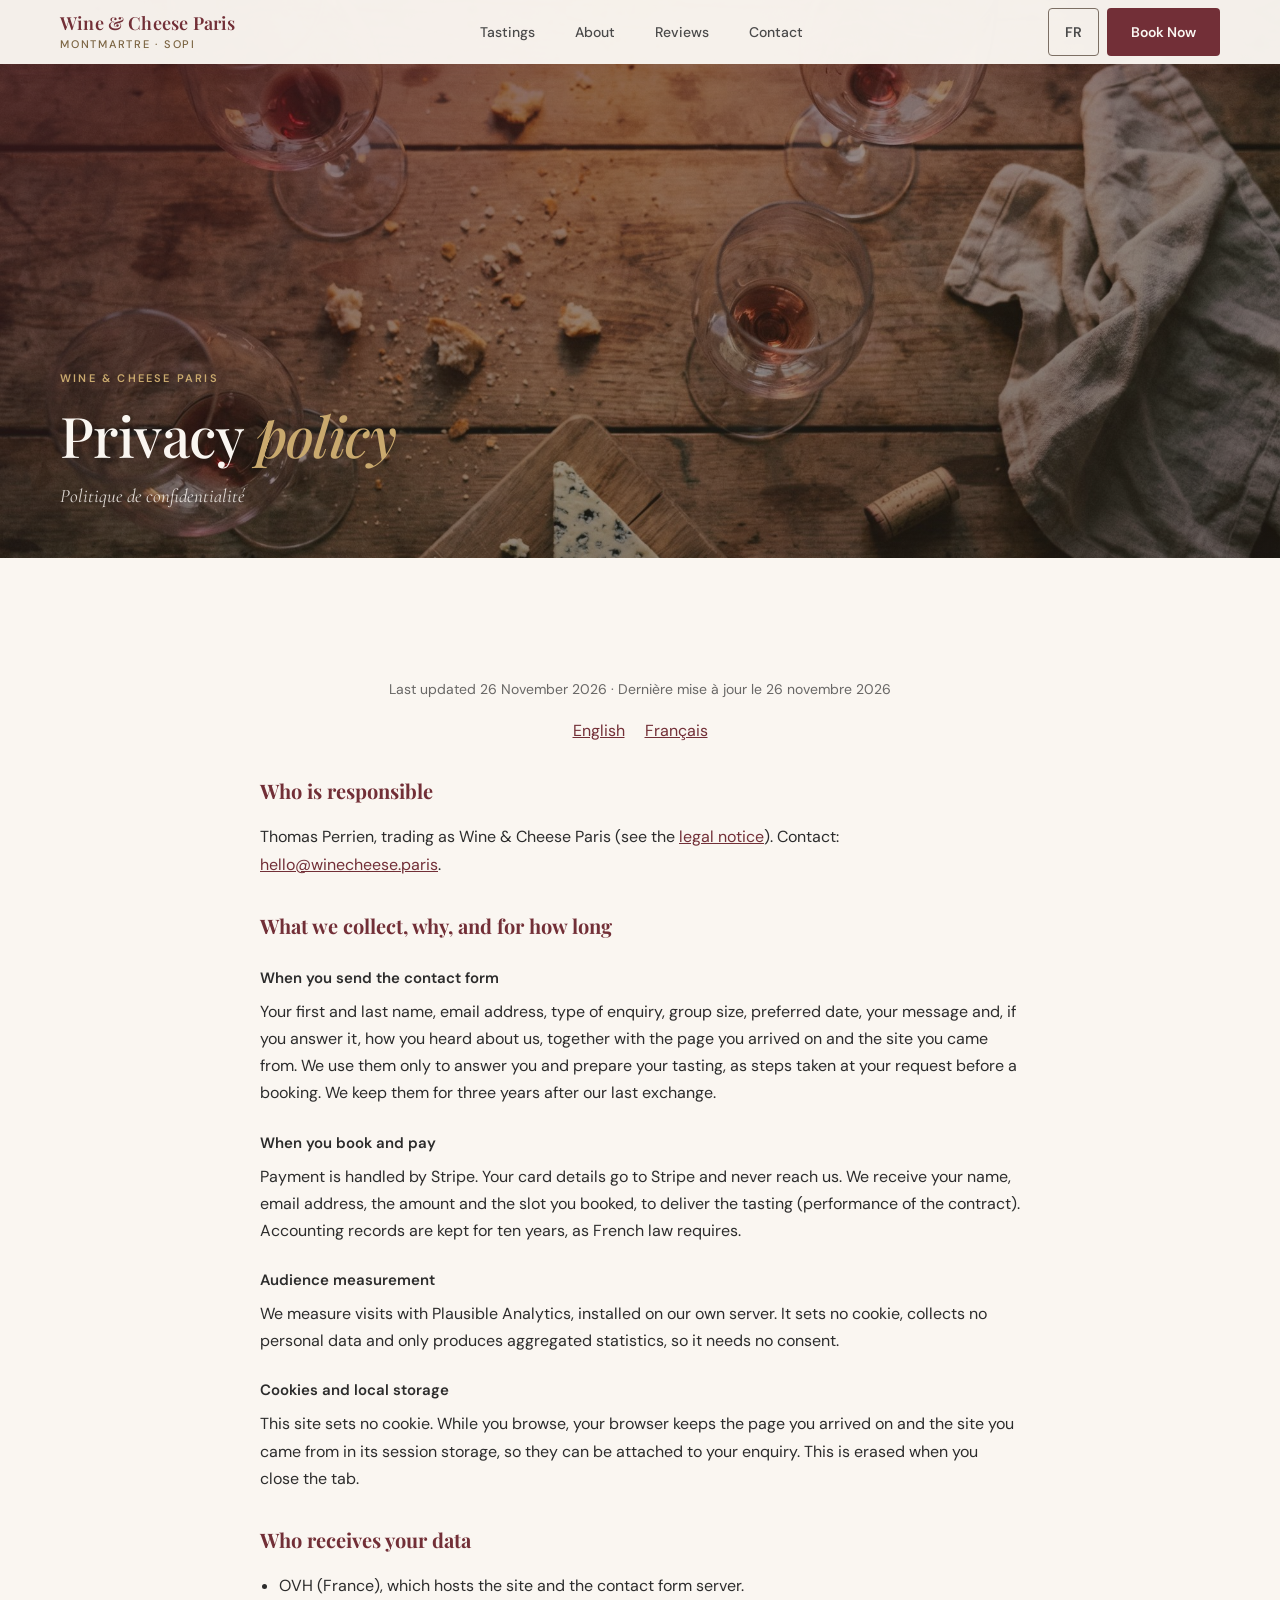
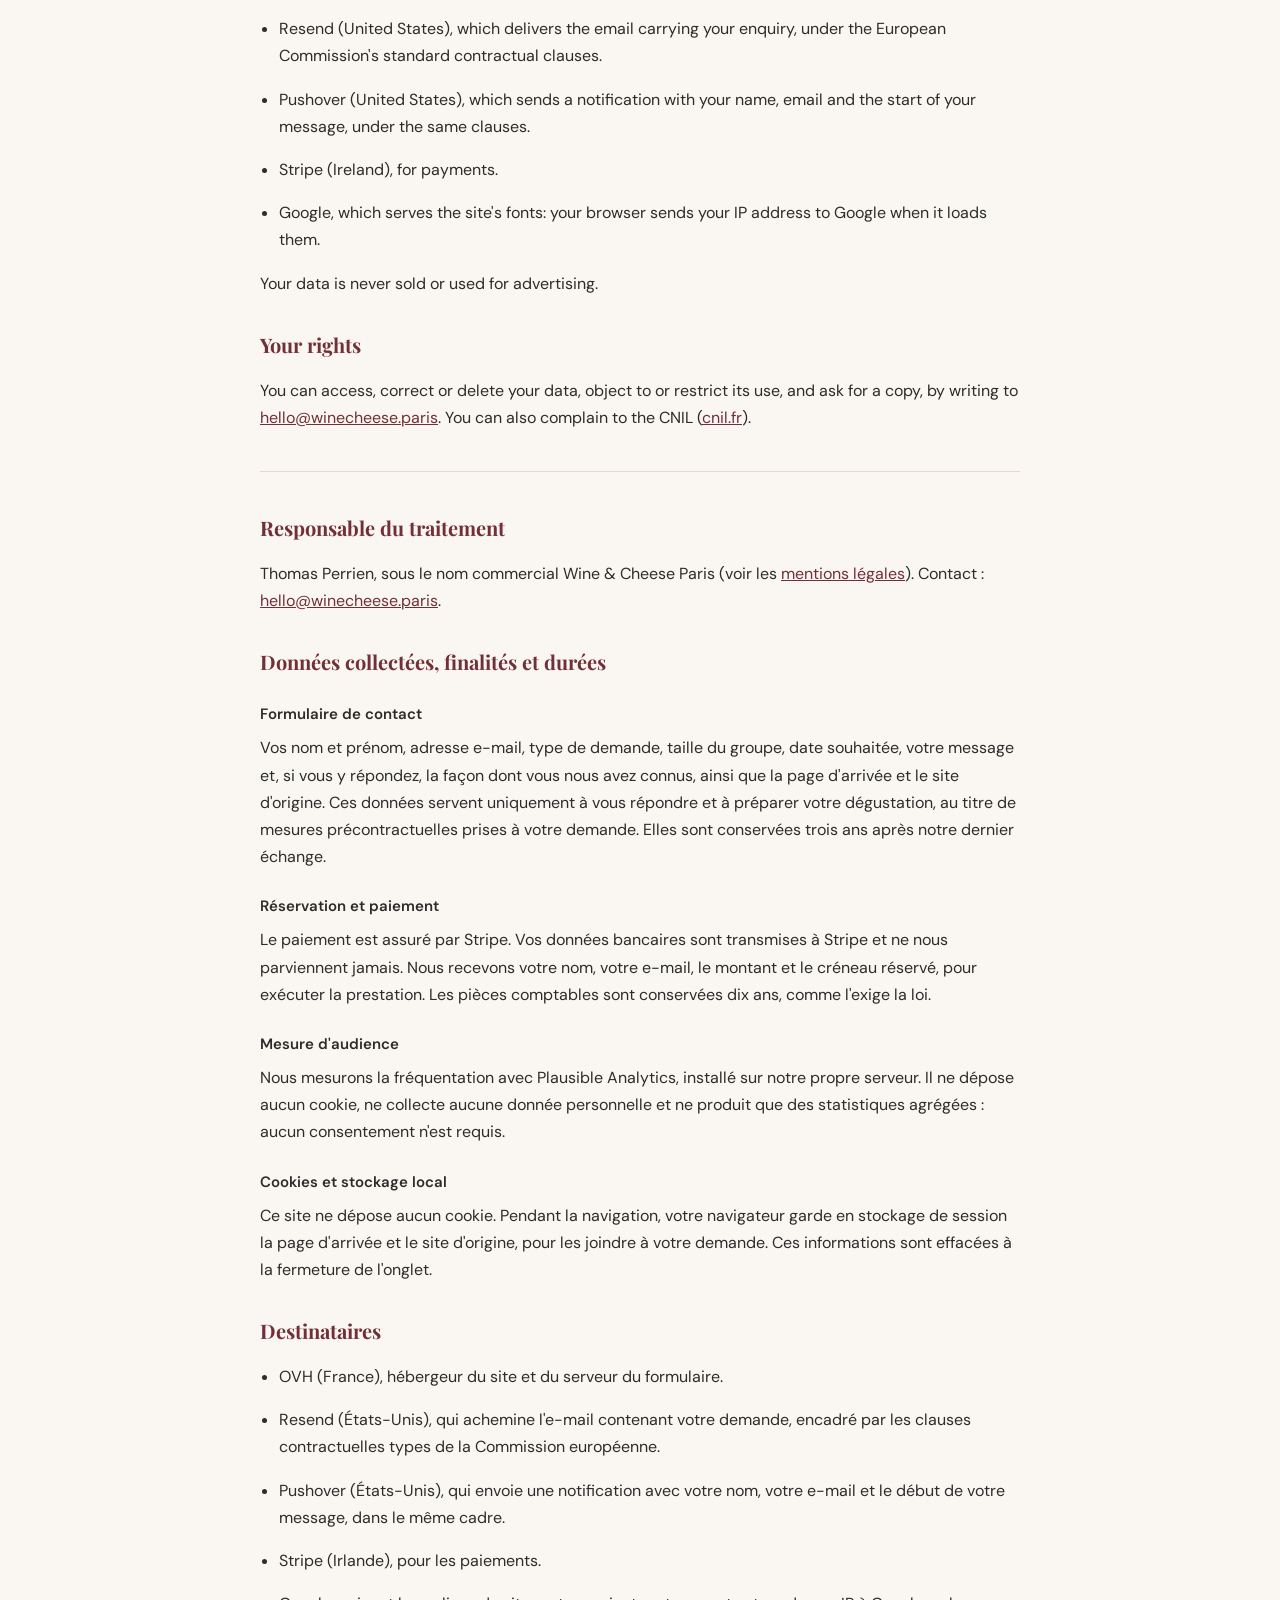
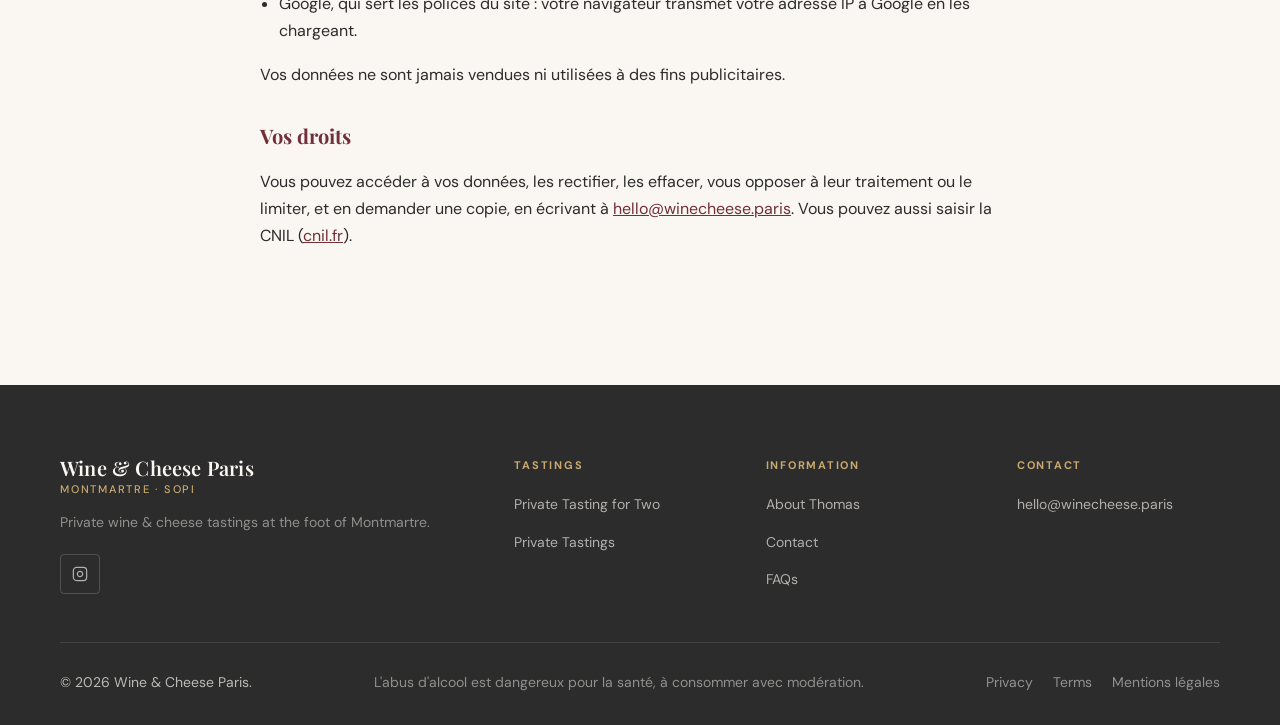
<file: privacy.html>
<!DOCTYPE html>
<html lang="en">
<head>
<meta charset="UTF-8">
<link rel="icon" href="favicon.svg" type="image/svg+xml">
<link rel="icon" href="favicon.ico" sizes="any">
<link rel="icon" href="favicon-32x32.png" type="image/png" sizes="32x32">
<link rel="icon" href="favicon-16x16.png" type="image/png" sizes="16x16">
<link rel="apple-touch-icon" href="apple-touch-icon.png">
<link rel="canonical" href="https://winecheese.paris/privacy.html">
<meta name="viewport" content="width=device-width, initial-scale=1.0">
<title>Privacy Policy, Wine &amp; Cheese Paris</title>
<meta name="description" content="How Wine &amp; Cheese Paris handles your personal data: contact form, booking, payment, audience measurement.">
<link href="https://fonts.googleapis.com/css2?family=Playfair+Display:ital,wght@0,400;0,500;0,600;0,700;1,400;1,500&family=DM+Sans:ital,opsz,wght@0,9..40,400;0,9..40,500;0,9..40,600;0,9..40,700;1,9..40,400&family=Cormorant+Garamond:ital,wght@0,400;0,500;0,600;1,400;1,500;1,600&display=swap" rel="stylesheet">
<link rel="stylesheet" href="tokens.css">
<link rel="stylesheet" href="shared.css">
<style>
.legal-hero-img { background-image:url('images/tasting-table.jpg'); background-position:center 40%; }
.legal { max-width:760px; margin:0 auto; }
.legal h2 { font-family:var(--ff-display); font-size:var(--text-xl); color:var(--wine); margin:var(--space-xl) 0 var(--space-xs); }
.legal h3 { font-family:var(--ff-body); font-size:var(--text-base); font-weight:var(--weight-semibold); margin:var(--space-md) 0 var(--space-3xs); }
.legal p, .legal li { line-height:1.7; margin-bottom:var(--space-xs); }
.legal ul { padding-left:1.2em; list-style:disc; }
.legal a { color:var(--wine); text-decoration:underline; }
.legal-langs { display:flex; gap:var(--space-sm); justify-content:center; margin-bottom:var(--space-lg); }
.legal-updated { font-size:var(--text-sm); opacity:0.7; text-align:center; }
.legal hr { border:none; border-top:1px solid rgba(114,47,55,0.15); margin:var(--space-2xl) 0; }
mark.todo { background:#ffe58a; color:#000; padding:0 4px; }
</style>
</head>
<body>
<a href="#main-content" class="skip-link">Skip to main content</a>

<!-- HEADER -->
<header class="site-header solid" role="banner" id="site-header">
  <a href="/" class="logo" aria-label="Wine & Cheese Paris, Home">
    <span class="logo-main">Wine & Cheese Paris</span>
    <span class="logo-sub">Montmartre · SoPi</span>
  </a>
  <nav class="main-nav" aria-label="Main navigation">
    <a href="/#tours" class="nav-link">Tastings</a>
    <a href="about.html" class="nav-link">About</a>
    <a href="/#reviews" class="nav-link">Reviews</a>
    <a href="contact.html" class="nav-link">Contact</a>
  </nav>
  <div class="nav-right">
    <button class="lang-toggle" id="langToggle" aria-label="Switch to French">FR</button>
    <button class="btn-book-nav" data-book="choose" data-en="Book Now" data-fr="Réserver">Book Now</button>
    <button class="nav-hamburger" aria-label="Open menu"><span></span><span></span><span></span></button>
  </div>
</header>

<main id="main-content">

<div class="page-hero">
  <div class="page-hero-image legal-hero-img" role="img" aria-label="Tasting table set with wine glasses and cheese"></div>
  <div class="page-hero-overlay" aria-hidden="true"></div>
  <div class="page-hero-content">
    <p class="page-hero-eyebrow">Wine &amp; Cheese Paris</p>
    <h1 class="page-hero-title">Privacy <em>policy</em></h1>
    <p class="page-hero-sub">Politique de confidentialité</p>
  </div>
</div>

<section class="section">
  <div class="section-inner legal">
    <p class="legal-updated">Last updated 26 November 2026 · Dernière mise à jour le 26 novembre 2026</p>
    <div class="legal-langs"><a href="#en">English</a><a href="#fr">Français</a></div>

    <div id="en" lang="en">
    <h2>Who is responsible</h2>
    <p>Thomas Perrien, trading as Wine &amp; Cheese Paris (see the <a href="legal-notice.html">legal notice</a>). Contact: <a href="mailto:hello@winecheese.paris">hello@winecheese.paris</a>.</p>

    <h2>What we collect, why, and for how long</h2>
    <h3>When you send the contact form</h3>
    <p>Your first and last name, email address, type of enquiry, group size, preferred date, your message and, if you answer it, how you heard about us, together with the page you arrived on and the site you came from. We use them only to answer you and prepare your tasting, as steps taken at your request before a booking. We keep them for three years after our last exchange.</p>
    <h3>When you book and pay</h3>
    <p>Payment is handled by Stripe. Your card details go to Stripe and never reach us. We receive your name, email address, the amount and the slot you booked, to deliver the tasting (performance of the contract). Accounting records are kept for ten years, as French law requires.</p>
    <h3>Audience measurement</h3>
    <p>We measure visits with Plausible Analytics, installed on our own server. It sets no cookie, collects no personal data and only produces aggregated statistics, so it needs no consent.</p>
    <h3>Cookies and local storage</h3>
    <p>This site sets no cookie. While you browse, your browser keeps the page you arrived on and the site you came from in its session storage, so they can be attached to your enquiry. This is erased when you close the tab.</p>

    <h2>Who receives your data</h2>
    <ul>
      <li>OVH (France), which hosts the site and the contact form server.</li>
      <li>Resend (United States), which delivers the email carrying your enquiry, under the European Commission's standard contractual clauses.</li>
      <li>Pushover (United States), which sends a notification with your name, email and the start of your message, under the same clauses.</li>
      <li>Stripe (Ireland), for payments.</li>
      <li>Google, which serves the site's fonts: your browser sends your IP address to Google when it loads them.</li>
    </ul>
    <p>Your data is never sold or used for advertising.</p>

    <h2>Your rights</h2>
    <p>You can access, correct or delete your data, object to or restrict its use, and ask for a copy, by writing to <a href="mailto:hello@winecheese.paris">hello@winecheese.paris</a>. You can also complain to the CNIL (<a href="https://www.cnil.fr" rel="noopener">cnil.fr</a>).</p>
    </div>

    <hr>

    <div id="fr" lang="fr">
    <h2>Responsable du traitement</h2>
    <p>Thomas Perrien, sous le nom commercial Wine &amp; Cheese Paris (voir les <a href="legal-notice.html">mentions légales</a>). Contact : <a href="mailto:hello@winecheese.paris">hello@winecheese.paris</a>.</p>

    <h2>Données collectées, finalités et durées</h2>
    <h3>Formulaire de contact</h3>
    <p>Vos nom et prénom, adresse e-mail, type de demande, taille du groupe, date souhaitée, votre message et, si vous y répondez, la façon dont vous nous avez connus, ainsi que la page d'arrivée et le site d'origine. Ces données servent uniquement à vous répondre et à préparer votre dégustation, au titre de mesures précontractuelles prises à votre demande. Elles sont conservées trois ans après notre dernier échange.</p>
    <h3>Réservation et paiement</h3>
    <p>Le paiement est assuré par Stripe. Vos données bancaires sont transmises à Stripe et ne nous parviennent jamais. Nous recevons votre nom, votre e-mail, le montant et le créneau réservé, pour exécuter la prestation. Les pièces comptables sont conservées dix ans, comme l'exige la loi.</p>
    <h3>Mesure d'audience</h3>
    <p>Nous mesurons la fréquentation avec Plausible Analytics, installé sur notre propre serveur. Il ne dépose aucun cookie, ne collecte aucune donnée personnelle et ne produit que des statistiques agrégées : aucun consentement n'est requis.</p>
    <h3>Cookies et stockage local</h3>
    <p>Ce site ne dépose aucun cookie. Pendant la navigation, votre navigateur garde en stockage de session la page d'arrivée et le site d'origine, pour les joindre à votre demande. Ces informations sont effacées à la fermeture de l'onglet.</p>

    <h2>Destinataires</h2>
    <ul>
      <li>OVH (France), hébergeur du site et du serveur du formulaire.</li>
      <li>Resend (États-Unis), qui achemine l'e-mail contenant votre demande, encadré par les clauses contractuelles types de la Commission européenne.</li>
      <li>Pushover (États-Unis), qui envoie une notification avec votre nom, votre e-mail et le début de votre message, dans le même cadre.</li>
      <li>Stripe (Irlande), pour les paiements.</li>
      <li>Google, qui sert les polices du site : votre navigateur transmet votre adresse IP à Google en les chargeant.</li>
    </ul>
    <p>Vos données ne sont jamais vendues ni utilisées à des fins publicitaires.</p>

    <h2>Vos droits</h2>
    <p>Vous pouvez accéder à vos données, les rectifier, les effacer, vous opposer à leur traitement ou le limiter, et en demander une copie, en écrivant à <a href="mailto:hello@winecheese.paris">hello@winecheese.paris</a>. Vous pouvez aussi saisir la CNIL (<a href="https://www.cnil.fr" rel="noopener">cnil.fr</a>).</p>
    </div>
  </div>
</section>

</main>

<!-- FOOTER -->
<footer class="site-footer" role="contentinfo">
  <div class="footer-inner">
    <div class="footer-top">
      <div class="footer-brand">
        <a href="/" class="logo"><span class="logo-main">Wine &amp; Cheese Paris</span><span class="logo-sub">Montmartre · SoPi</span></a>
        <p class="footer-tagline">Private wine &amp; cheese tastings at the foot of Montmartre.</p>
        <div class="footer-social">
          <a href="https://instagram.com/winecheeseparis" class="social-link" aria-label="Instagram" rel="noopener noreferrer"><svg width="16" height="16" fill="none" stroke="currentColor" stroke-width="1.8" viewBox="0 0 24 24"><rect x="2" y="2" width="20" height="20" rx="5"/><path d="M16 11.37A4 4 0 1 1 12.63 8 4 4 0 0 1 16 11.37z"/><line x1="17.5" y1="6.5" x2="17.51" y2="6.5"/></svg></a>
        </div>
      </div>
      <div><p class="footer-col-title">Tastings</p><ul class="footer-links"><li><a href="private-wine-tasting-for-two.html">Private Tasting for Two</a></li><li><a href="contact.html">Private Tastings</a></li></ul></div>
      <div><p class="footer-col-title">Information</p><ul class="footer-links"><li><a href="about.html">About Thomas</a></li><li><a href="contact.html">Contact</a></li><li><a href="contact.html#faq-heading">FAQs</a></li></ul></div>
      <div><p class="footer-col-title">Contact</p><ul class="footer-links"><li><a href="mailto:hello@winecheese.paris">hello@winecheese.paris</a></li></ul></div>
    </div>
    <div class="footer-bottom">
      <p class="footer-copy">&copy; 2026 Wine &amp; Cheese Paris.</p>
      <p class="footer-copy" style="opacity:0.7;">L'abus d'alcool est dangereux pour la santé, à consommer avec modération.</p><nav class="footer-legal"><a href="privacy.html">Privacy</a><a href="terms.html">Terms</a><a href="legal-notice.html">Mentions légales</a></nav>
    </div>
  </div>
</footer>

<script src="nav.js"></script>
<script src="booking.js"></script>
</body>
</html>
</file>
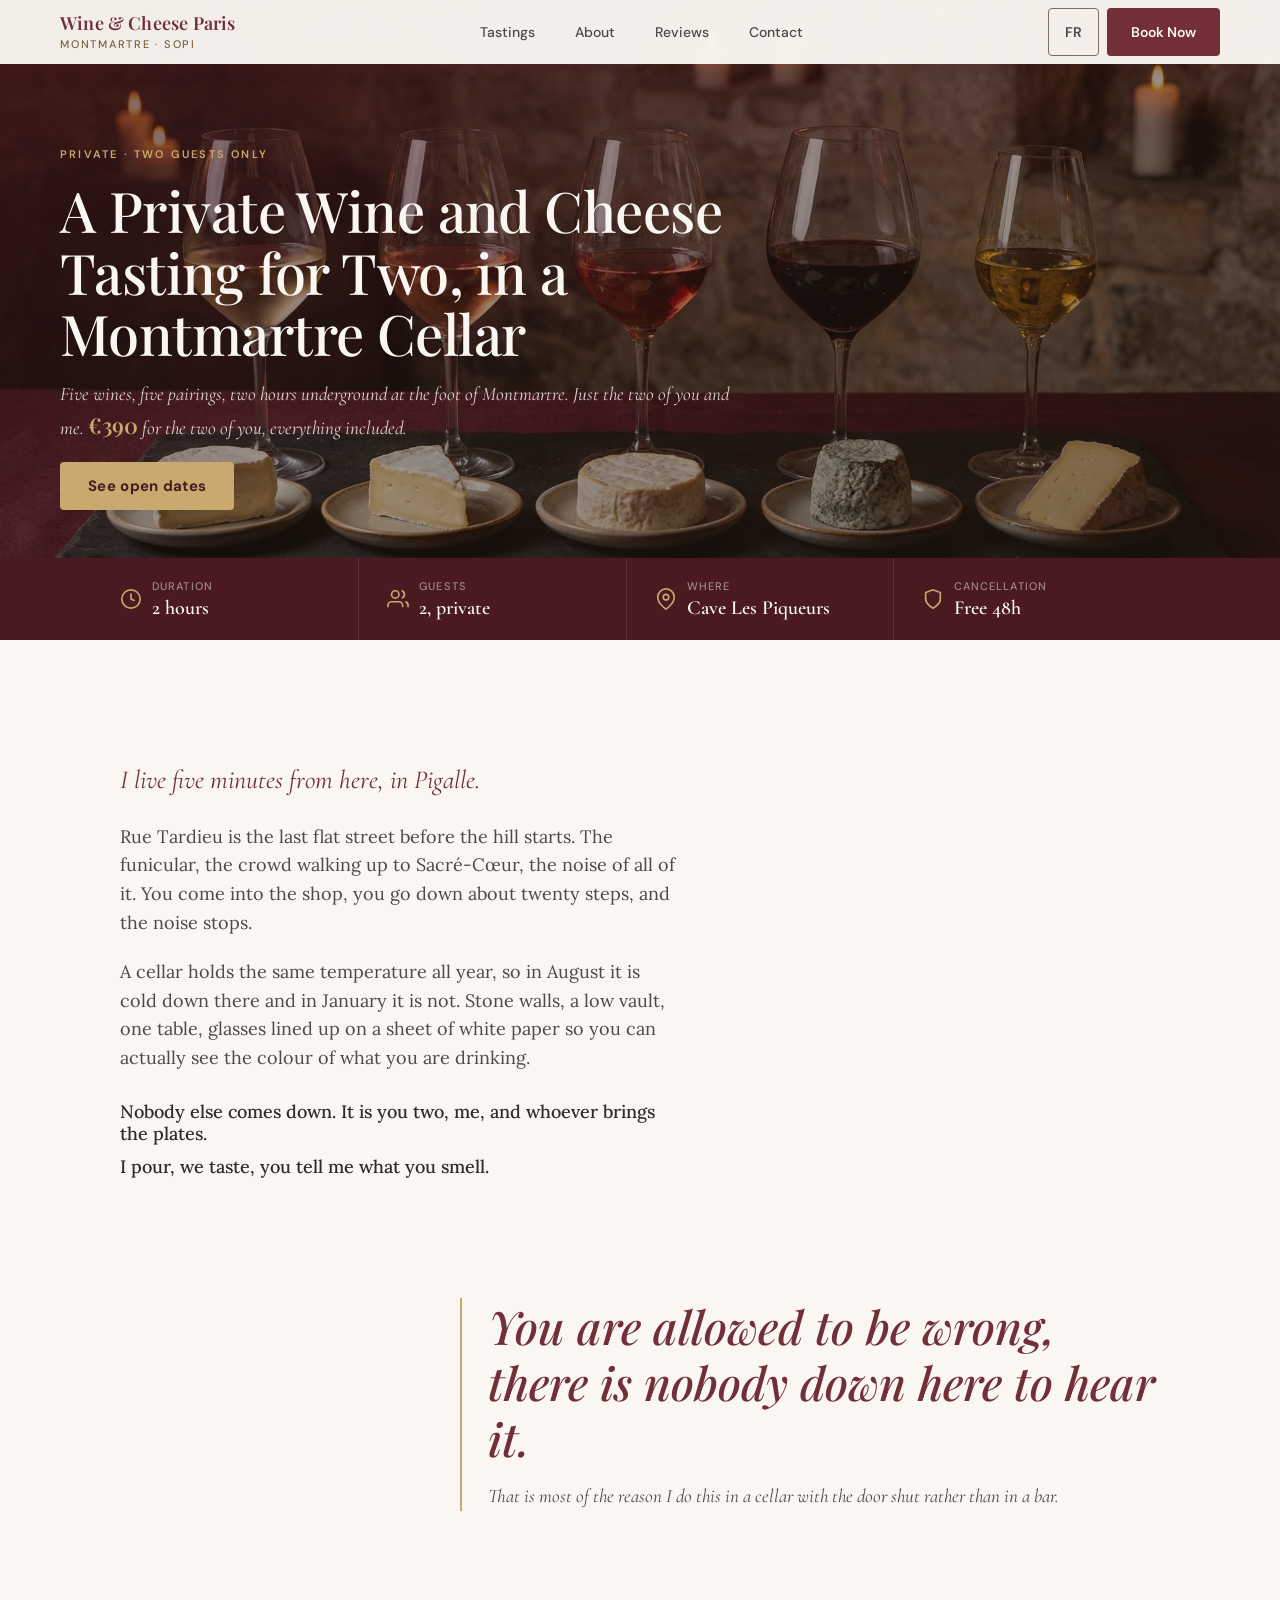
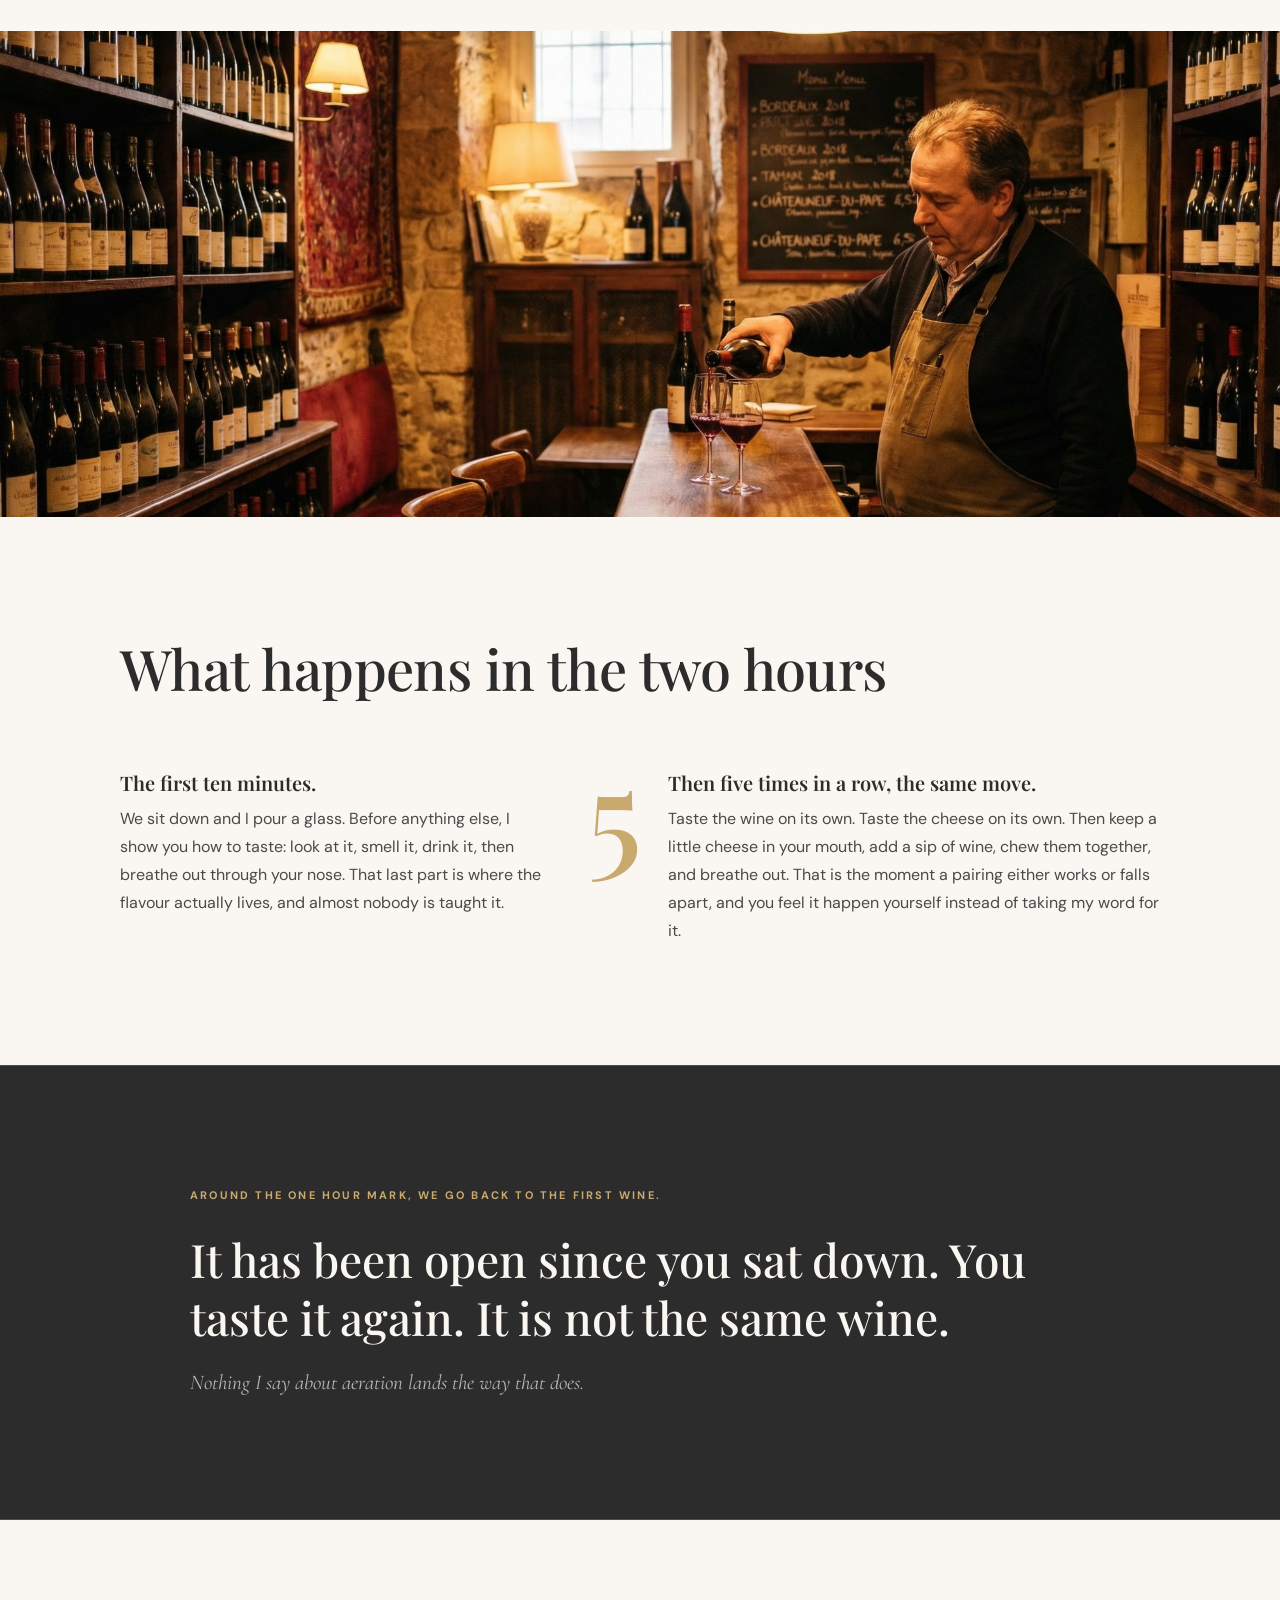
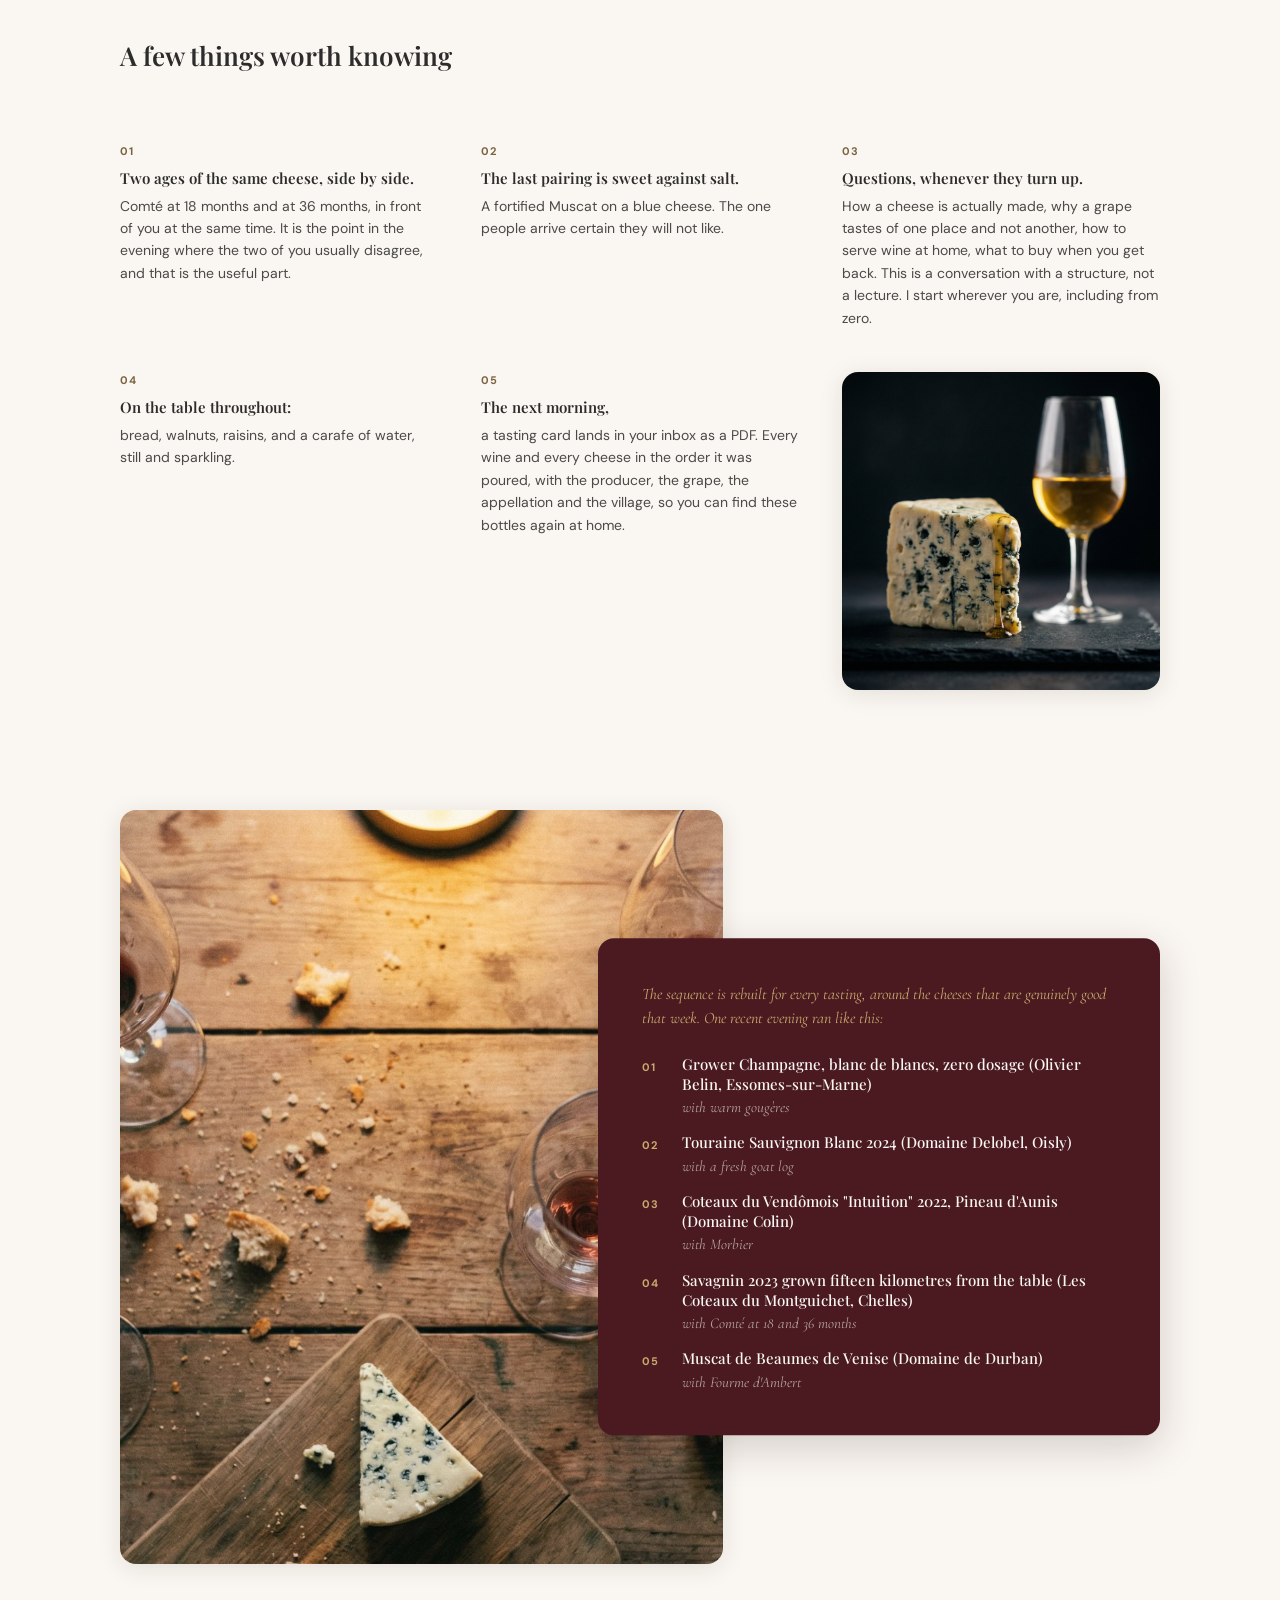
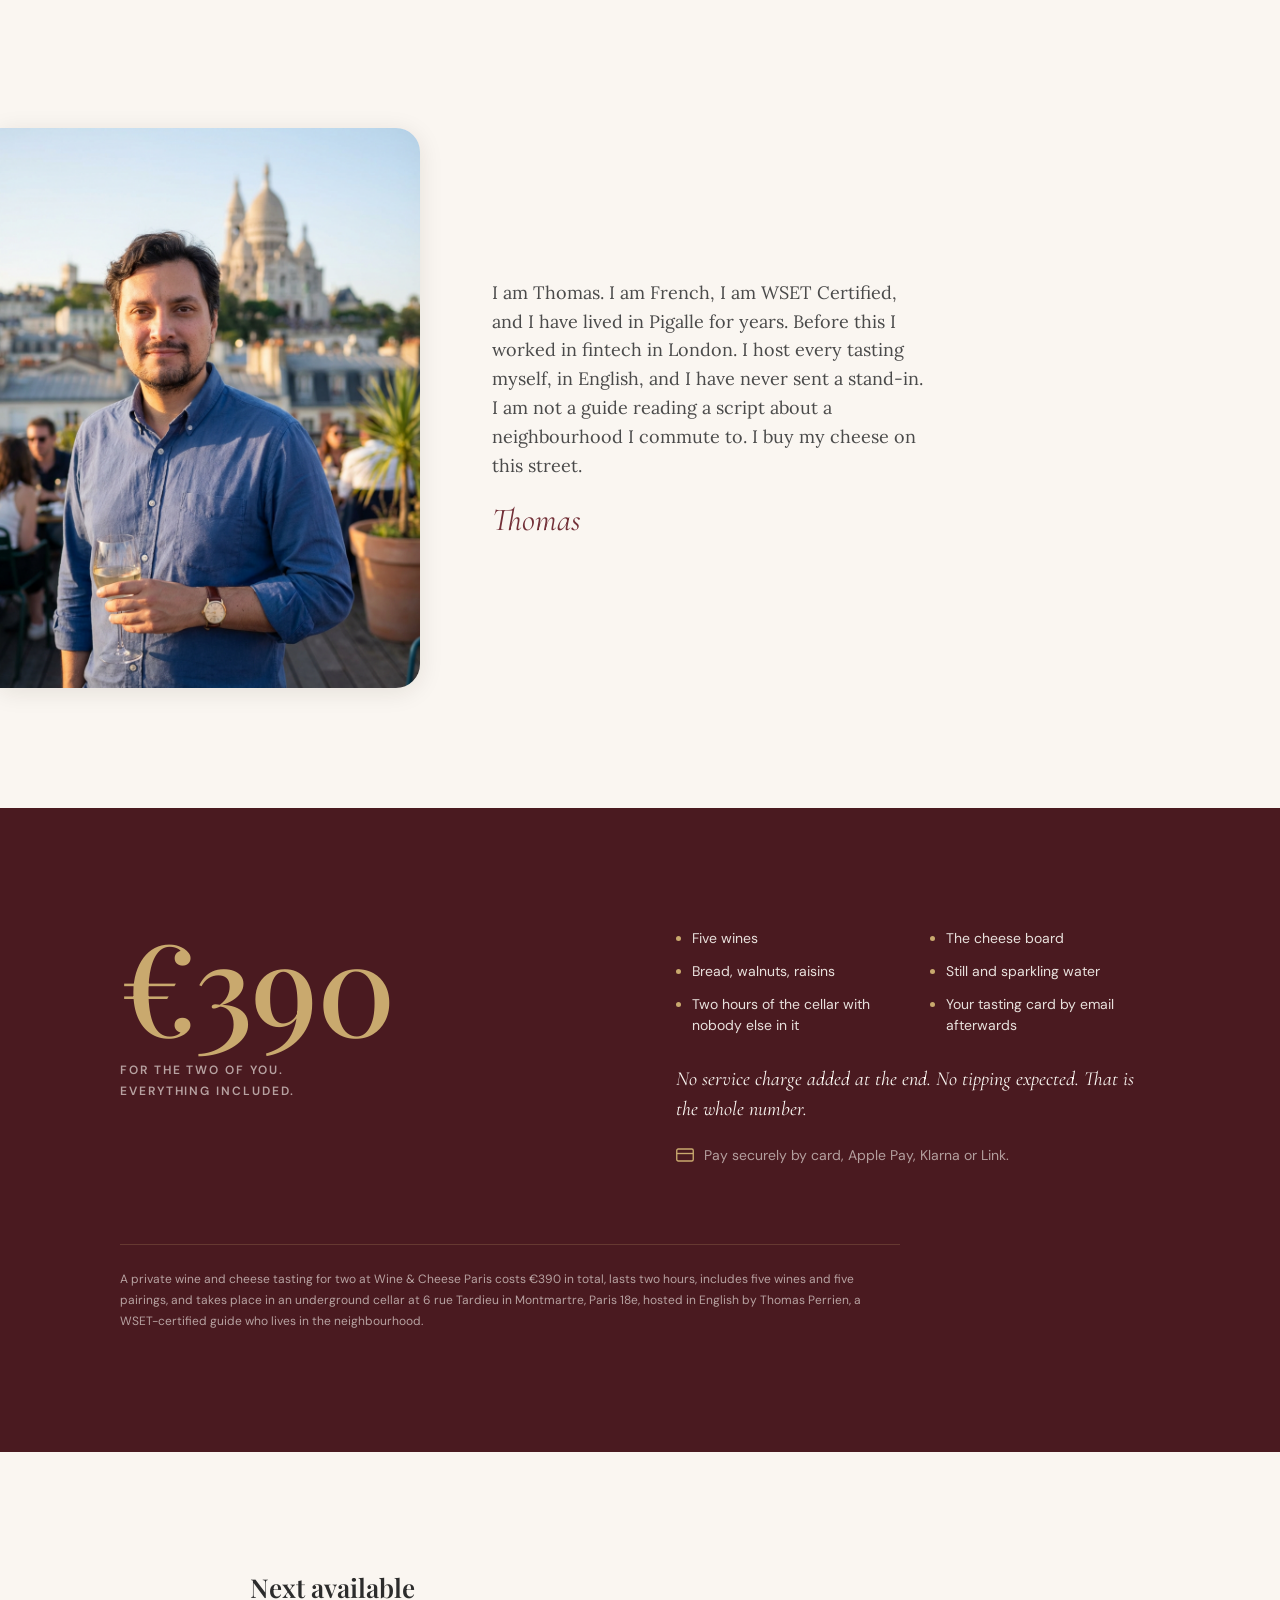
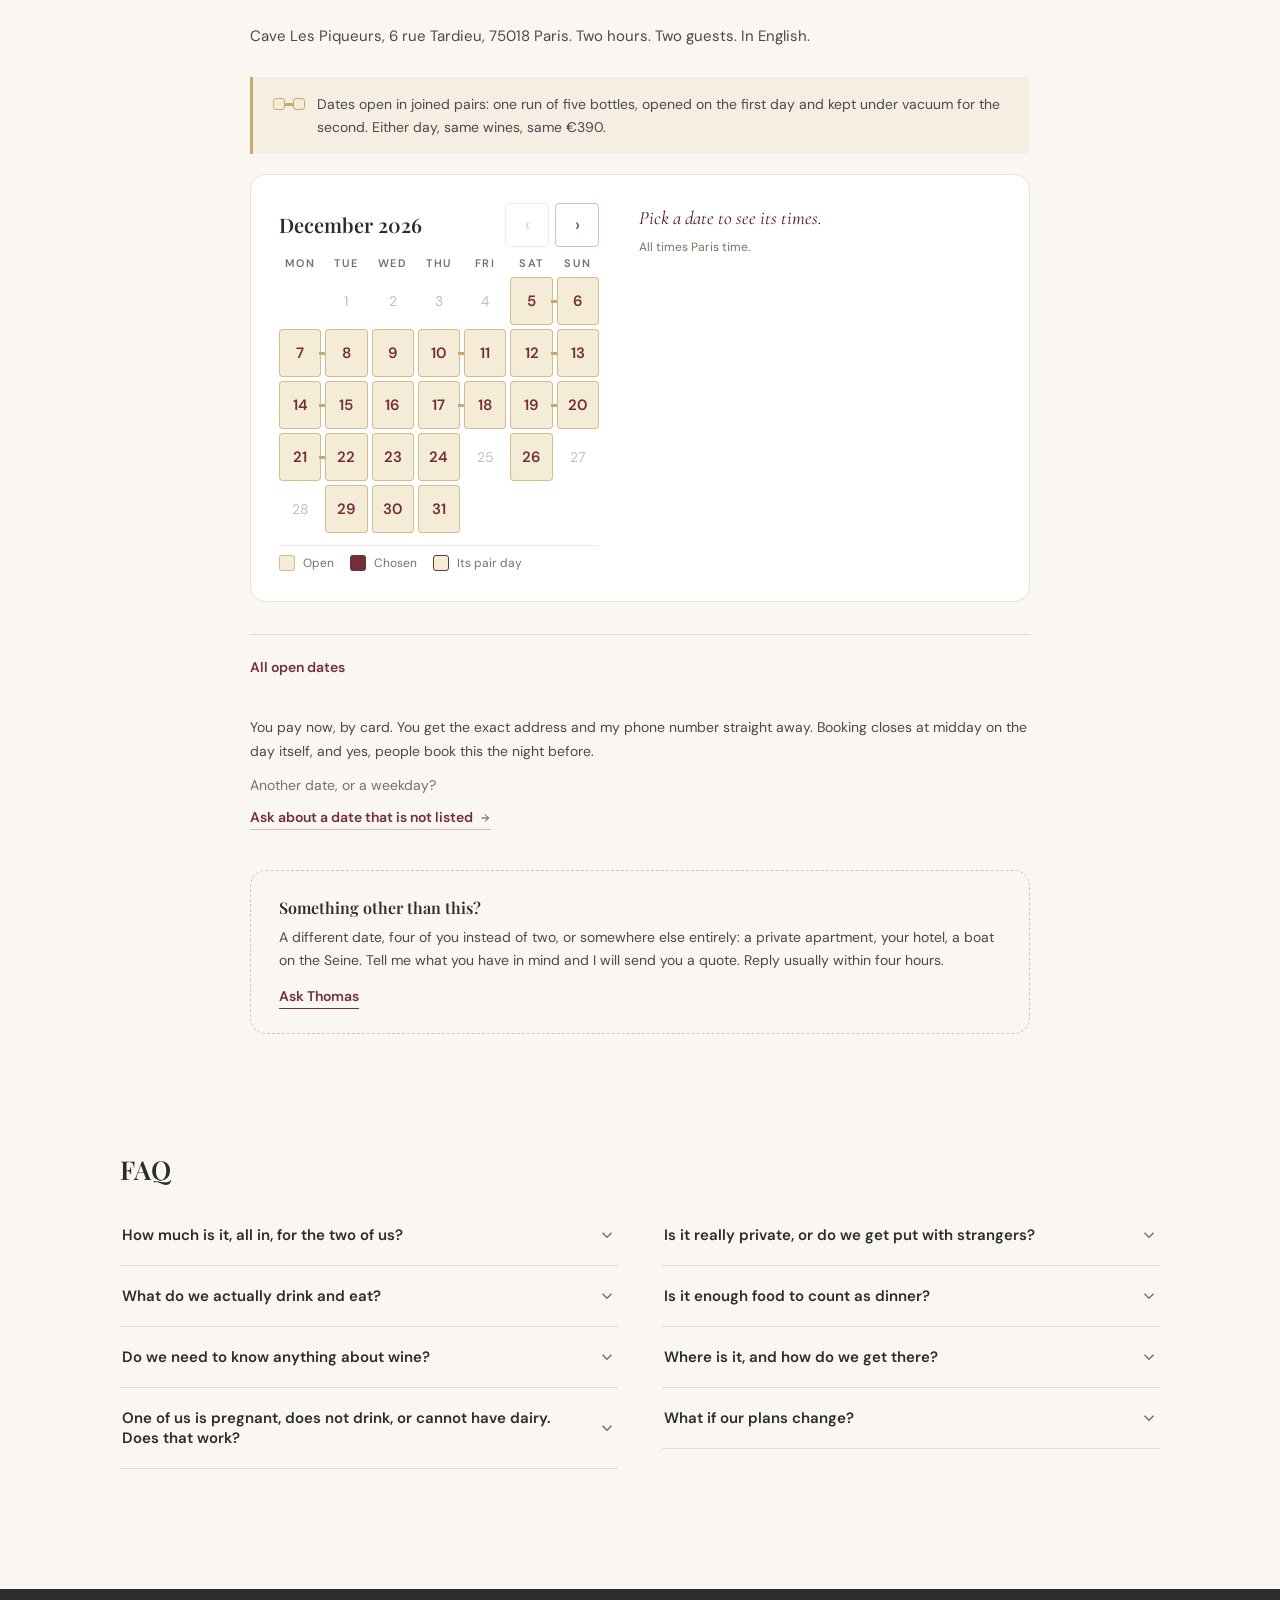
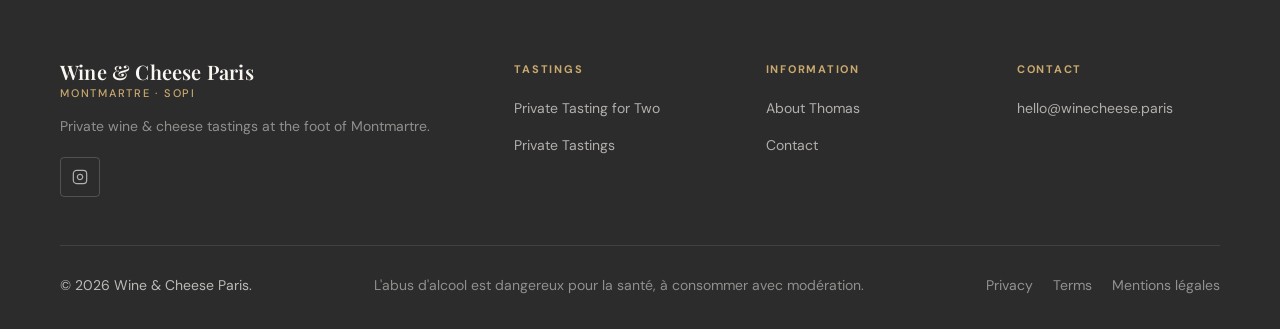
<file: private-wine-tasting-for-two.html>
<!DOCTYPE html>
<html lang="en">
<head>
<meta charset="UTF-8">
<link rel="icon" href="favicon.svg" type="image/svg+xml">
<link rel="icon" href="favicon.ico" sizes="any">
<link rel="icon" href="favicon-32x32.png" type="image/png" sizes="32x32">
<link rel="icon" href="favicon-16x16.png" type="image/png" sizes="16x16">
<link rel="apple-touch-icon" href="apple-touch-icon.png">
<meta name="viewport" content="width=device-width, initial-scale=1.0">
<title>Private Wine & Cheese Tasting for Two in Montmartre | €390</title>
<meta name="description" content="Two hours in a Montmartre cellar, just the two of you. Five wines, five pairings, hosted in English by a WSET-certified Parisian. €390 for the two of you.">
<link rel="canonical" href="https://winecheese.paris/private-wine-tasting-for-two.html">
<link href="https://fonts.googleapis.com/css2?family=Playfair+Display:ital,wght@0,400;0,500;0,600;0,700;1,400;1,500&family=DM+Sans:ital,opsz,wght@0,9..40,400;0,9..40,500;0,9..40,600;0,9..40,700;1,9..40,400&family=Cormorant+Garamond:ital,wght@0,400;0,500;0,600;1,400;1,500;1,600&family=Lora:wght@400;500&display=swap" rel="stylesheet">
<link rel="stylesheet" href="tokens.css">
<link rel="stylesheet" href="shared.css">
<script>document.documentElement.className += ' js-cal';</script>
<script type="application/ld+json">
[
  {
    "@context": "https://schema.org",
    "@type": "Organization",
    "@id": "https://winecheese.paris/#organization",
    "name": "Wine & Cheese Paris",
    "url": "https://winecheese.paris/",
    "email": "hello@winecheese.paris",
    "founder": { "@id": "https://winecheese.paris/#thomas" },
    "areaServed": "Paris, France"
  },
  {
    "@context": "https://schema.org",
    "@type": "Person",
    "@id": "https://winecheese.paris/#thomas",
    "name": "Thomas Perrien",
    "jobTitle": "Wine and cheese tasting host",
    "knowsLanguage": ["en", "fr"],
    "homeLocation": { "@type": "Place", "name": "Pigalle, Paris 9e" },
    "hasCredential": {
      "@type": "EducationalOccupationalCredential",
      "credentialCategory": "certification",
      "name": "WSET Certified",
      "recognizedBy": {
        "@type": "Organization",
        "name": "Wine & Spirit Education Trust"
      }
    }
  },
  {
    "@context": "https://schema.org",
    "@type": "Service",
    "@id": "https://winecheese.paris/private-wine-tasting-for-two#service",
    "name": "Private Wine and Cheese Tasting for Two",
    "serviceType": "Private wine and cheese tasting",
    "description": "A two-hour private wine and cheese tasting for two guests at Cave Les Piqueurs, 6 rue Tardieu, Paris 18e, at the foot of Montmartre. Five wines, five pairings, hosted in English. Dates open a few weeks ahead as two consecutive days; any other date on request.",
    "provider": { "@id": "https://winecheese.paris/#organization" },
    "areaServed": "Paris, France",
    "url": "https://winecheese.paris/private-wine-tasting-for-two.html",
    "offers": {
      "@type": "Offer",
      "name": "Private tasting for two, all inclusive",
      "price": "390",
      "priceCurrency": "EUR",
      "description": "Total price for the two guests. Five wines, cheese board, bread, walnuts, raisins, water and private use of the cellar included.",
      "url": "https://winecheese.paris/private-wine-tasting-for-two.html"
    }
  },
  {"@context":"https://schema.org","@type":"Event","@id":"https://winecheese.paris/private-wine-tasting-for-two#2026-12-05-1100","name":"Private Wine and Cheese Tasting for Two, Montmartre Cellar","description":"A two-hour private wine and cheese tasting for two guests in an underground cellar at the foot of Montmartre. Five wines, five pairings, hosted in English by a WSET-certified Parisian.","url":"https://winecheese.paris/private-wine-tasting-for-two.html","startDate":"2026-12-05T11:00:00+01:00","endDate":"2026-12-05T13:00:00+01:00","duration":"PT2H","eventStatus":"https://schema.org/EventScheduled","eventAttendanceMode":"https://schema.org/OfflineEventAttendanceMode","inLanguage":"en","maximumAttendeeCapacity":2,"isAccessibleForFree":false,"typicalAgeRange":"18-","location":{"@type":"Place","name":"Cave Les Piqueurs","address":{"@type":"PostalAddress","streetAddress":"6 rue Tardieu","addressLocality":"Paris","postalCode":"75018","addressCountry":"FR"},"publicAccess":false},"organizer":{"@id":"https://winecheese.paris/#organization"},"performer":{"@id":"https://winecheese.paris/#thomas"},"offers":{"@type":"Offer","name":"Private tasting for two, all inclusive","price":"390","priceCurrency":"EUR","description":"Total price for the two guests. Five wines, cheese board, bread, walnuts, raisins, water and private use of the cellar included.","availability":"https://schema.org/InStock","validFrom":"2026-11-27T00:00:00+01:00","validThrough":"2026-12-05T12:00:00+01:00","url":"https://winecheese.paris/private-wine-tasting-for-two.html"}},
  {"@context":"https://schema.org","@type":"Event","@id":"https://winecheese.paris/private-wine-tasting-for-two#2026-12-05-1600","name":"Private Wine and Cheese Tasting for Two, Montmartre Cellar","description":"A two-hour private wine and cheese tasting for two guests in an underground cellar at the foot of Montmartre. Five wines, five pairings, hosted in English by a WSET-certified Parisian.","url":"https://winecheese.paris/private-wine-tasting-for-two.html","startDate":"2026-12-05T16:00:00+01:00","endDate":"2026-12-05T18:00:00+01:00","duration":"PT2H","eventStatus":"https://schema.org/EventScheduled","eventAttendanceMode":"https://schema.org/OfflineEventAttendanceMode","inLanguage":"en","maximumAttendeeCapacity":2,"isAccessibleForFree":false,"typicalAgeRange":"18-","location":{"@type":"Place","name":"Cave Les Piqueurs","address":{"@type":"PostalAddress","streetAddress":"6 rue Tardieu","addressLocality":"Paris","postalCode":"75018","addressCountry":"FR"},"publicAccess":false},"organizer":{"@id":"https://winecheese.paris/#organization"},"performer":{"@id":"https://winecheese.paris/#thomas"},"offers":{"@type":"Offer","name":"Private tasting for two, all inclusive","price":"390","priceCurrency":"EUR","description":"Total price for the two guests. Five wines, cheese board, bread, walnuts, raisins, water and private use of the cellar included.","availability":"https://schema.org/InStock","validFrom":"2026-11-27T00:00:00+01:00","validThrough":"2026-12-05T12:00:00+01:00","url":"https://winecheese.paris/private-wine-tasting-for-two.html"}},
  {"@context":"https://schema.org","@type":"Event","@id":"https://winecheese.paris/private-wine-tasting-for-two#2026-12-05-1900","name":"Private Wine and Cheese Tasting for Two, Montmartre Cellar","description":"A two-hour private wine and cheese tasting for two guests in an underground cellar at the foot of Montmartre. Five wines, five pairings, hosted in English by a WSET-certified Parisian.","url":"https://winecheese.paris/private-wine-tasting-for-two.html","startDate":"2026-12-05T19:00:00+01:00","endDate":"2026-12-05T21:00:00+01:00","duration":"PT2H","eventStatus":"https://schema.org/EventScheduled","eventAttendanceMode":"https://schema.org/OfflineEventAttendanceMode","inLanguage":"en","maximumAttendeeCapacity":2,"isAccessibleForFree":false,"typicalAgeRange":"18-","location":{"@type":"Place","name":"Cave Les Piqueurs","address":{"@type":"PostalAddress","streetAddress":"6 rue Tardieu","addressLocality":"Paris","postalCode":"75018","addressCountry":"FR"},"publicAccess":false},"organizer":{"@id":"https://winecheese.paris/#organization"},"performer":{"@id":"https://winecheese.paris/#thomas"},"offers":{"@type":"Offer","name":"Private tasting for two, all inclusive","price":"390","priceCurrency":"EUR","description":"Total price for the two guests. Five wines, cheese board, bread, walnuts, raisins, water and private use of the cellar included.","availability":"https://schema.org/InStock","validFrom":"2026-11-27T00:00:00+01:00","validThrough":"2026-12-05T12:00:00+01:00","url":"https://winecheese.paris/private-wine-tasting-for-two.html"}},
  {"@context":"https://schema.org","@type":"Event","@id":"https://winecheese.paris/private-wine-tasting-for-two#2026-12-06-1100","name":"Private Wine and Cheese Tasting for Two, Montmartre Cellar","description":"A two-hour private wine and cheese tasting for two guests in an underground cellar at the foot of Montmartre. Five wines, five pairings, hosted in English by a WSET-certified Parisian.","url":"https://winecheese.paris/private-wine-tasting-for-two.html","startDate":"2026-12-06T11:00:00+01:00","endDate":"2026-12-06T13:00:00+01:00","duration":"PT2H","eventStatus":"https://schema.org/EventScheduled","eventAttendanceMode":"https://schema.org/OfflineEventAttendanceMode","inLanguage":"en","maximumAttendeeCapacity":2,"isAccessibleForFree":false,"typicalAgeRange":"18-","location":{"@type":"Place","name":"Cave Les Piqueurs","address":{"@type":"PostalAddress","streetAddress":"6 rue Tardieu","addressLocality":"Paris","postalCode":"75018","addressCountry":"FR"},"publicAccess":false},"organizer":{"@id":"https://winecheese.paris/#organization"},"performer":{"@id":"https://winecheese.paris/#thomas"},"offers":{"@type":"Offer","name":"Private tasting for two, all inclusive","price":"390","priceCurrency":"EUR","description":"Total price for the two guests. Five wines, cheese board, bread, walnuts, raisins, water and private use of the cellar included.","availability":"https://schema.org/InStock","validFrom":"2026-11-27T00:00:00+01:00","validThrough":"2026-12-06T12:00:00+01:00","url":"https://winecheese.paris/private-wine-tasting-for-two.html"}},
  {"@context":"https://schema.org","@type":"Event","@id":"https://winecheese.paris/private-wine-tasting-for-two#2026-12-06-1600","name":"Private Wine and Cheese Tasting for Two, Montmartre Cellar","description":"A two-hour private wine and cheese tasting for two guests in an underground cellar at the foot of Montmartre. Five wines, five pairings, hosted in English by a WSET-certified Parisian.","url":"https://winecheese.paris/private-wine-tasting-for-two.html","startDate":"2026-12-06T16:00:00+01:00","endDate":"2026-12-06T18:00:00+01:00","duration":"PT2H","eventStatus":"https://schema.org/EventScheduled","eventAttendanceMode":"https://schema.org/OfflineEventAttendanceMode","inLanguage":"en","maximumAttendeeCapacity":2,"isAccessibleForFree":false,"typicalAgeRange":"18-","location":{"@type":"Place","name":"Cave Les Piqueurs","address":{"@type":"PostalAddress","streetAddress":"6 rue Tardieu","addressLocality":"Paris","postalCode":"75018","addressCountry":"FR"},"publicAccess":false},"organizer":{"@id":"https://winecheese.paris/#organization"},"performer":{"@id":"https://winecheese.paris/#thomas"},"offers":{"@type":"Offer","name":"Private tasting for two, all inclusive","price":"390","priceCurrency":"EUR","description":"Total price for the two guests. Five wines, cheese board, bread, walnuts, raisins, water and private use of the cellar included.","availability":"https://schema.org/InStock","validFrom":"2026-11-27T00:00:00+01:00","validThrough":"2026-12-06T12:00:00+01:00","url":"https://winecheese.paris/private-wine-tasting-for-two.html"}},
  {"@context":"https://schema.org","@type":"Event","@id":"https://winecheese.paris/private-wine-tasting-for-two#2026-12-06-1900","name":"Private Wine and Cheese Tasting for Two, Montmartre Cellar","description":"A two-hour private wine and cheese tasting for two guests in an underground cellar at the foot of Montmartre. Five wines, five pairings, hosted in English by a WSET-certified Parisian.","url":"https://winecheese.paris/private-wine-tasting-for-two.html","startDate":"2026-12-06T19:00:00+01:00","endDate":"2026-12-06T21:00:00+01:00","duration":"PT2H","eventStatus":"https://schema.org/EventScheduled","eventAttendanceMode":"https://schema.org/OfflineEventAttendanceMode","inLanguage":"en","maximumAttendeeCapacity":2,"isAccessibleForFree":false,"typicalAgeRange":"18-","location":{"@type":"Place","name":"Cave Les Piqueurs","address":{"@type":"PostalAddress","streetAddress":"6 rue Tardieu","addressLocality":"Paris","postalCode":"75018","addressCountry":"FR"},"publicAccess":false},"organizer":{"@id":"https://winecheese.paris/#organization"},"performer":{"@id":"https://winecheese.paris/#thomas"},"offers":{"@type":"Offer","name":"Private tasting for two, all inclusive","price":"390","priceCurrency":"EUR","description":"Total price for the two guests. Five wines, cheese board, bread, walnuts, raisins, water and private use of the cellar included.","availability":"https://schema.org/InStock","validFrom":"2026-11-27T00:00:00+01:00","validThrough":"2026-12-06T12:00:00+01:00","url":"https://winecheese.paris/private-wine-tasting-for-two.html"}},
  {"@context":"https://schema.org","@type":"Event","@id":"https://winecheese.paris/private-wine-tasting-for-two#2026-12-07-1600","name":"Private Wine and Cheese Tasting for Two, Montmartre Cellar","description":"A two-hour private wine and cheese tasting for two guests in an underground cellar at the foot of Montmartre. Five wines, five pairings, hosted in English by a WSET-certified Parisian.","url":"https://winecheese.paris/private-wine-tasting-for-two.html","startDate":"2026-12-07T16:00:00+01:00","endDate":"2026-12-07T18:00:00+01:00","duration":"PT2H","eventStatus":"https://schema.org/EventScheduled","eventAttendanceMode":"https://schema.org/OfflineEventAttendanceMode","inLanguage":"en","maximumAttendeeCapacity":2,"isAccessibleForFree":false,"typicalAgeRange":"18-","location":{"@type":"Place","name":"Cave Les Piqueurs","address":{"@type":"PostalAddress","streetAddress":"6 rue Tardieu","addressLocality":"Paris","postalCode":"75018","addressCountry":"FR"},"publicAccess":false},"organizer":{"@id":"https://winecheese.paris/#organization"},"performer":{"@id":"https://winecheese.paris/#thomas"},"offers":{"@type":"Offer","name":"Private tasting for two, all inclusive","price":"390","priceCurrency":"EUR","description":"Total price for the two guests. Five wines, cheese board, bread, walnuts, raisins, water and private use of the cellar included.","availability":"https://schema.org/InStock","validFrom":"2026-11-27T00:00:00+01:00","validThrough":"2026-12-07T12:00:00+01:00","url":"https://winecheese.paris/private-wine-tasting-for-two.html"}},
  {"@context":"https://schema.org","@type":"Event","@id":"https://winecheese.paris/private-wine-tasting-for-two#2026-12-07-1900","name":"Private Wine and Cheese Tasting for Two, Montmartre Cellar","description":"A two-hour private wine and cheese tasting for two guests in an underground cellar at the foot of Montmartre. Five wines, five pairings, hosted in English by a WSET-certified Parisian.","url":"https://winecheese.paris/private-wine-tasting-for-two.html","startDate":"2026-12-07T19:00:00+01:00","endDate":"2026-12-07T21:00:00+01:00","duration":"PT2H","eventStatus":"https://schema.org/EventScheduled","eventAttendanceMode":"https://schema.org/OfflineEventAttendanceMode","inLanguage":"en","maximumAttendeeCapacity":2,"isAccessibleForFree":false,"typicalAgeRange":"18-","location":{"@type":"Place","name":"Cave Les Piqueurs","address":{"@type":"PostalAddress","streetAddress":"6 rue Tardieu","addressLocality":"Paris","postalCode":"75018","addressCountry":"FR"},"publicAccess":false},"organizer":{"@id":"https://winecheese.paris/#organization"},"performer":{"@id":"https://winecheese.paris/#thomas"},"offers":{"@type":"Offer","name":"Private tasting for two, all inclusive","price":"390","priceCurrency":"EUR","description":"Total price for the two guests. Five wines, cheese board, bread, walnuts, raisins, water and private use of the cellar included.","availability":"https://schema.org/InStock","validFrom":"2026-11-27T00:00:00+01:00","validThrough":"2026-12-07T12:00:00+01:00","url":"https://winecheese.paris/private-wine-tasting-for-two.html"}},
  {"@context":"https://schema.org","@type":"Event","@id":"https://winecheese.paris/private-wine-tasting-for-two#2026-12-08-1600","name":"Private Wine and Cheese Tasting for Two, Montmartre Cellar","description":"A two-hour private wine and cheese tasting for two guests in an underground cellar at the foot of Montmartre. Five wines, five pairings, hosted in English by a WSET-certified Parisian.","url":"https://winecheese.paris/private-wine-tasting-for-two.html","startDate":"2026-12-08T16:00:00+01:00","endDate":"2026-12-08T18:00:00+01:00","duration":"PT2H","eventStatus":"https://schema.org/EventScheduled","eventAttendanceMode":"https://schema.org/OfflineEventAttendanceMode","inLanguage":"en","maximumAttendeeCapacity":2,"isAccessibleForFree":false,"typicalAgeRange":"18-","location":{"@type":"Place","name":"Cave Les Piqueurs","address":{"@type":"PostalAddress","streetAddress":"6 rue Tardieu","addressLocality":"Paris","postalCode":"75018","addressCountry":"FR"},"publicAccess":false},"organizer":{"@id":"https://winecheese.paris/#organization"},"performer":{"@id":"https://winecheese.paris/#thomas"},"offers":{"@type":"Offer","name":"Private tasting for two, all inclusive","price":"390","priceCurrency":"EUR","description":"Total price for the two guests. Five wines, cheese board, bread, walnuts, raisins, water and private use of the cellar included.","availability":"https://schema.org/InStock","validFrom":"2026-11-27T00:00:00+01:00","validThrough":"2026-12-08T12:00:00+01:00","url":"https://winecheese.paris/private-wine-tasting-for-two.html"}},
  {"@context":"https://schema.org","@type":"Event","@id":"https://winecheese.paris/private-wine-tasting-for-two#2026-12-08-1900","name":"Private Wine and Cheese Tasting for Two, Montmartre Cellar","description":"A two-hour private wine and cheese tasting for two guests in an underground cellar at the foot of Montmartre. Five wines, five pairings, hosted in English by a WSET-certified Parisian.","url":"https://winecheese.paris/private-wine-tasting-for-two.html","startDate":"2026-12-08T19:00:00+01:00","endDate":"2026-12-08T21:00:00+01:00","duration":"PT2H","eventStatus":"https://schema.org/EventScheduled","eventAttendanceMode":"https://schema.org/OfflineEventAttendanceMode","inLanguage":"en","maximumAttendeeCapacity":2,"isAccessibleForFree":false,"typicalAgeRange":"18-","location":{"@type":"Place","name":"Cave Les Piqueurs","address":{"@type":"PostalAddress","streetAddress":"6 rue Tardieu","addressLocality":"Paris","postalCode":"75018","addressCountry":"FR"},"publicAccess":false},"organizer":{"@id":"https://winecheese.paris/#organization"},"performer":{"@id":"https://winecheese.paris/#thomas"},"offers":{"@type":"Offer","name":"Private tasting for two, all inclusive","price":"390","priceCurrency":"EUR","description":"Total price for the two guests. Five wines, cheese board, bread, walnuts, raisins, water and private use of the cellar included.","availability":"https://schema.org/InStock","validFrom":"2026-11-27T00:00:00+01:00","validThrough":"2026-12-08T12:00:00+01:00","url":"https://winecheese.paris/private-wine-tasting-for-two.html"}},
  {"@context":"https://schema.org","@type":"Event","@id":"https://winecheese.paris/private-wine-tasting-for-two#2026-12-09-1600","name":"Private Wine and Cheese Tasting for Two, Montmartre Cellar","description":"A two-hour private wine and cheese tasting for two guests in an underground cellar at the foot of Montmartre. Five wines, five pairings, hosted in English by a WSET-certified Parisian.","url":"https://winecheese.paris/private-wine-tasting-for-two.html","startDate":"2026-12-09T16:00:00+01:00","endDate":"2026-12-09T18:00:00+01:00","duration":"PT2H","eventStatus":"https://schema.org/EventScheduled","eventAttendanceMode":"https://schema.org/OfflineEventAttendanceMode","inLanguage":"en","maximumAttendeeCapacity":2,"isAccessibleForFree":false,"typicalAgeRange":"18-","location":{"@type":"Place","name":"Cave Les Piqueurs","address":{"@type":"PostalAddress","streetAddress":"6 rue Tardieu","addressLocality":"Paris","postalCode":"75018","addressCountry":"FR"},"publicAccess":false},"organizer":{"@id":"https://winecheese.paris/#organization"},"performer":{"@id":"https://winecheese.paris/#thomas"},"offers":{"@type":"Offer","name":"Private tasting for two, all inclusive","price":"390","priceCurrency":"EUR","description":"Total price for the two guests. Five wines, cheese board, bread, walnuts, raisins, water and private use of the cellar included.","availability":"https://schema.org/InStock","validFrom":"2026-11-27T00:00:00+01:00","validThrough":"2026-12-09T12:00:00+01:00","url":"https://winecheese.paris/private-wine-tasting-for-two.html"}},
  {"@context":"https://schema.org","@type":"Event","@id":"https://winecheese.paris/private-wine-tasting-for-two#2026-12-09-1900","name":"Private Wine and Cheese Tasting for Two, Montmartre Cellar","description":"A two-hour private wine and cheese tasting for two guests in an underground cellar at the foot of Montmartre. Five wines, five pairings, hosted in English by a WSET-certified Parisian.","url":"https://winecheese.paris/private-wine-tasting-for-two.html","startDate":"2026-12-09T19:00:00+01:00","endDate":"2026-12-09T21:00:00+01:00","duration":"PT2H","eventStatus":"https://schema.org/EventScheduled","eventAttendanceMode":"https://schema.org/OfflineEventAttendanceMode","inLanguage":"en","maximumAttendeeCapacity":2,"isAccessibleForFree":false,"typicalAgeRange":"18-","location":{"@type":"Place","name":"Cave Les Piqueurs","address":{"@type":"PostalAddress","streetAddress":"6 rue Tardieu","addressLocality":"Paris","postalCode":"75018","addressCountry":"FR"},"publicAccess":false},"organizer":{"@id":"https://winecheese.paris/#organization"},"performer":{"@id":"https://winecheese.paris/#thomas"},"offers":{"@type":"Offer","name":"Private tasting for two, all inclusive","price":"390","priceCurrency":"EUR","description":"Total price for the two guests. Five wines, cheese board, bread, walnuts, raisins, water and private use of the cellar included.","availability":"https://schema.org/InStock","validFrom":"2026-11-27T00:00:00+01:00","validThrough":"2026-12-09T12:00:00+01:00","url":"https://winecheese.paris/private-wine-tasting-for-two.html"}},
  {"@context":"https://schema.org","@type":"Event","@id":"https://winecheese.paris/private-wine-tasting-for-two#2026-12-10-1100","name":"Private Wine and Cheese Tasting for Two, Montmartre Cellar","description":"A two-hour private wine and cheese tasting for two guests in an underground cellar at the foot of Montmartre. Five wines, five pairings, hosted in English by a WSET-certified Parisian.","url":"https://winecheese.paris/private-wine-tasting-for-two.html","startDate":"2026-12-10T11:00:00+01:00","endDate":"2026-12-10T13:00:00+01:00","duration":"PT2H","eventStatus":"https://schema.org/EventScheduled","eventAttendanceMode":"https://schema.org/OfflineEventAttendanceMode","inLanguage":"en","maximumAttendeeCapacity":2,"isAccessibleForFree":false,"typicalAgeRange":"18-","location":{"@type":"Place","name":"Cave Les Piqueurs","address":{"@type":"PostalAddress","streetAddress":"6 rue Tardieu","addressLocality":"Paris","postalCode":"75018","addressCountry":"FR"},"publicAccess":false},"organizer":{"@id":"https://winecheese.paris/#organization"},"performer":{"@id":"https://winecheese.paris/#thomas"},"offers":{"@type":"Offer","name":"Private tasting for two, all inclusive","price":"390","priceCurrency":"EUR","description":"Total price for the two guests. Five wines, cheese board, bread, walnuts, raisins, water and private use of the cellar included.","availability":"https://schema.org/InStock","validFrom":"2026-11-27T00:00:00+01:00","validThrough":"2026-12-10T12:00:00+01:00","url":"https://winecheese.paris/private-wine-tasting-for-two.html"}},
  {"@context":"https://schema.org","@type":"Event","@id":"https://winecheese.paris/private-wine-tasting-for-two#2026-12-10-1600","name":"Private Wine and Cheese Tasting for Two, Montmartre Cellar","description":"A two-hour private wine and cheese tasting for two guests in an underground cellar at the foot of Montmartre. Five wines, five pairings, hosted in English by a WSET-certified Parisian.","url":"https://winecheese.paris/private-wine-tasting-for-two.html","startDate":"2026-12-10T16:00:00+01:00","endDate":"2026-12-10T18:00:00+01:00","duration":"PT2H","eventStatus":"https://schema.org/EventScheduled","eventAttendanceMode":"https://schema.org/OfflineEventAttendanceMode","inLanguage":"en","maximumAttendeeCapacity":2,"isAccessibleForFree":false,"typicalAgeRange":"18-","location":{"@type":"Place","name":"Cave Les Piqueurs","address":{"@type":"PostalAddress","streetAddress":"6 rue Tardieu","addressLocality":"Paris","postalCode":"75018","addressCountry":"FR"},"publicAccess":false},"organizer":{"@id":"https://winecheese.paris/#organization"},"performer":{"@id":"https://winecheese.paris/#thomas"},"offers":{"@type":"Offer","name":"Private tasting for two, all inclusive","price":"390","priceCurrency":"EUR","description":"Total price for the two guests. Five wines, cheese board, bread, walnuts, raisins, water and private use of the cellar included.","availability":"https://schema.org/InStock","validFrom":"2026-11-27T00:00:00+01:00","validThrough":"2026-12-10T12:00:00+01:00","url":"https://winecheese.paris/private-wine-tasting-for-two.html"}},
  {"@context":"https://schema.org","@type":"Event","@id":"https://winecheese.paris/private-wine-tasting-for-two#2026-12-10-1900","name":"Private Wine and Cheese Tasting for Two, Montmartre Cellar","description":"A two-hour private wine and cheese tasting for two guests in an underground cellar at the foot of Montmartre. Five wines, five pairings, hosted in English by a WSET-certified Parisian.","url":"https://winecheese.paris/private-wine-tasting-for-two.html","startDate":"2026-12-10T19:00:00+01:00","endDate":"2026-12-10T21:00:00+01:00","duration":"PT2H","eventStatus":"https://schema.org/EventScheduled","eventAttendanceMode":"https://schema.org/OfflineEventAttendanceMode","inLanguage":"en","maximumAttendeeCapacity":2,"isAccessibleForFree":false,"typicalAgeRange":"18-","location":{"@type":"Place","name":"Cave Les Piqueurs","address":{"@type":"PostalAddress","streetAddress":"6 rue Tardieu","addressLocality":"Paris","postalCode":"75018","addressCountry":"FR"},"publicAccess":false},"organizer":{"@id":"https://winecheese.paris/#organization"},"performer":{"@id":"https://winecheese.paris/#thomas"},"offers":{"@type":"Offer","name":"Private tasting for two, all inclusive","price":"390","priceCurrency":"EUR","description":"Total price for the two guests. Five wines, cheese board, bread, walnuts, raisins, water and private use of the cellar included.","availability":"https://schema.org/InStock","validFrom":"2026-11-27T00:00:00+01:00","validThrough":"2026-12-10T12:00:00+01:00","url":"https://winecheese.paris/private-wine-tasting-for-two.html"}},
  {"@context":"https://schema.org","@type":"Event","@id":"https://winecheese.paris/private-wine-tasting-for-two#2026-12-11-1100","name":"Private Wine and Cheese Tasting for Two, Montmartre Cellar","description":"A two-hour private wine and cheese tasting for two guests in an underground cellar at the foot of Montmartre. Five wines, five pairings, hosted in English by a WSET-certified Parisian.","url":"https://winecheese.paris/private-wine-tasting-for-two.html","startDate":"2026-12-11T11:00:00+01:00","endDate":"2026-12-11T13:00:00+01:00","duration":"PT2H","eventStatus":"https://schema.org/EventScheduled","eventAttendanceMode":"https://schema.org/OfflineEventAttendanceMode","inLanguage":"en","maximumAttendeeCapacity":2,"isAccessibleForFree":false,"typicalAgeRange":"18-","location":{"@type":"Place","name":"Cave Les Piqueurs","address":{"@type":"PostalAddress","streetAddress":"6 rue Tardieu","addressLocality":"Paris","postalCode":"75018","addressCountry":"FR"},"publicAccess":false},"organizer":{"@id":"https://winecheese.paris/#organization"},"performer":{"@id":"https://winecheese.paris/#thomas"},"offers":{"@type":"Offer","name":"Private tasting for two, all inclusive","price":"390","priceCurrency":"EUR","description":"Total price for the two guests. Five wines, cheese board, bread, walnuts, raisins, water and private use of the cellar included.","availability":"https://schema.org/InStock","validFrom":"2026-11-27T00:00:00+01:00","validThrough":"2026-12-11T12:00:00+01:00","url":"https://winecheese.paris/private-wine-tasting-for-two.html"}},
  {"@context":"https://schema.org","@type":"Event","@id":"https://winecheese.paris/private-wine-tasting-for-two#2026-12-11-1600","name":"Private Wine and Cheese Tasting for Two, Montmartre Cellar","description":"A two-hour private wine and cheese tasting for two guests in an underground cellar at the foot of Montmartre. Five wines, five pairings, hosted in English by a WSET-certified Parisian.","url":"https://winecheese.paris/private-wine-tasting-for-two.html","startDate":"2026-12-11T16:00:00+01:00","endDate":"2026-12-11T18:00:00+01:00","duration":"PT2H","eventStatus":"https://schema.org/EventScheduled","eventAttendanceMode":"https://schema.org/OfflineEventAttendanceMode","inLanguage":"en","maximumAttendeeCapacity":2,"isAccessibleForFree":false,"typicalAgeRange":"18-","location":{"@type":"Place","name":"Cave Les Piqueurs","address":{"@type":"PostalAddress","streetAddress":"6 rue Tardieu","addressLocality":"Paris","postalCode":"75018","addressCountry":"FR"},"publicAccess":false},"organizer":{"@id":"https://winecheese.paris/#organization"},"performer":{"@id":"https://winecheese.paris/#thomas"},"offers":{"@type":"Offer","name":"Private tasting for two, all inclusive","price":"390","priceCurrency":"EUR","description":"Total price for the two guests. Five wines, cheese board, bread, walnuts, raisins, water and private use of the cellar included.","availability":"https://schema.org/InStock","validFrom":"2026-11-27T00:00:00+01:00","validThrough":"2026-12-11T12:00:00+01:00","url":"https://winecheese.paris/private-wine-tasting-for-two.html"}},
  {"@context":"https://schema.org","@type":"Event","@id":"https://winecheese.paris/private-wine-tasting-for-two#2026-12-11-1900","name":"Private Wine and Cheese Tasting for Two, Montmartre Cellar","description":"A two-hour private wine and cheese tasting for two guests in an underground cellar at the foot of Montmartre. Five wines, five pairings, hosted in English by a WSET-certified Parisian.","url":"https://winecheese.paris/private-wine-tasting-for-two.html","startDate":"2026-12-11T19:00:00+01:00","endDate":"2026-12-11T21:00:00+01:00","duration":"PT2H","eventStatus":"https://schema.org/EventScheduled","eventAttendanceMode":"https://schema.org/OfflineEventAttendanceMode","inLanguage":"en","maximumAttendeeCapacity":2,"isAccessibleForFree":false,"typicalAgeRange":"18-","location":{"@type":"Place","name":"Cave Les Piqueurs","address":{"@type":"PostalAddress","streetAddress":"6 rue Tardieu","addressLocality":"Paris","postalCode":"75018","addressCountry":"FR"},"publicAccess":false},"organizer":{"@id":"https://winecheese.paris/#organization"},"performer":{"@id":"https://winecheese.paris/#thomas"},"offers":{"@type":"Offer","name":"Private tasting for two, all inclusive","price":"390","priceCurrency":"EUR","description":"Total price for the two guests. Five wines, cheese board, bread, walnuts, raisins, water and private use of the cellar included.","availability":"https://schema.org/InStock","validFrom":"2026-11-27T00:00:00+01:00","validThrough":"2026-12-11T12:00:00+01:00","url":"https://winecheese.paris/private-wine-tasting-for-two.html"}},
  {"@context":"https://schema.org","@type":"Event","@id":"https://winecheese.paris/private-wine-tasting-for-two#2026-12-12-1100","name":"Private Wine and Cheese Tasting for Two, Montmartre Cellar","description":"A two-hour private wine and cheese tasting for two guests in an underground cellar at the foot of Montmartre. Five wines, five pairings, hosted in English by a WSET-certified Parisian.","url":"https://winecheese.paris/private-wine-tasting-for-two.html","startDate":"2026-12-12T11:00:00+01:00","endDate":"2026-12-12T13:00:00+01:00","duration":"PT2H","eventStatus":"https://schema.org/EventScheduled","eventAttendanceMode":"https://schema.org/OfflineEventAttendanceMode","inLanguage":"en","maximumAttendeeCapacity":2,"isAccessibleForFree":false,"typicalAgeRange":"18-","location":{"@type":"Place","name":"Cave Les Piqueurs","address":{"@type":"PostalAddress","streetAddress":"6 rue Tardieu","addressLocality":"Paris","postalCode":"75018","addressCountry":"FR"},"publicAccess":false},"organizer":{"@id":"https://winecheese.paris/#organization"},"performer":{"@id":"https://winecheese.paris/#thomas"},"offers":{"@type":"Offer","name":"Private tasting for two, all inclusive","price":"390","priceCurrency":"EUR","description":"Total price for the two guests. Five wines, cheese board, bread, walnuts, raisins, water and private use of the cellar included.","availability":"https://schema.org/InStock","validFrom":"2026-11-27T00:00:00+01:00","validThrough":"2026-12-12T12:00:00+01:00","url":"https://winecheese.paris/private-wine-tasting-for-two.html"}},
  {"@context":"https://schema.org","@type":"Event","@id":"https://winecheese.paris/private-wine-tasting-for-two#2026-12-12-1600","name":"Private Wine and Cheese Tasting for Two, Montmartre Cellar","description":"A two-hour private wine and cheese tasting for two guests in an underground cellar at the foot of Montmartre. Five wines, five pairings, hosted in English by a WSET-certified Parisian.","url":"https://winecheese.paris/private-wine-tasting-for-two.html","startDate":"2026-12-12T16:00:00+01:00","endDate":"2026-12-12T18:00:00+01:00","duration":"PT2H","eventStatus":"https://schema.org/EventScheduled","eventAttendanceMode":"https://schema.org/OfflineEventAttendanceMode","inLanguage":"en","maximumAttendeeCapacity":2,"isAccessibleForFree":false,"typicalAgeRange":"18-","location":{"@type":"Place","name":"Cave Les Piqueurs","address":{"@type":"PostalAddress","streetAddress":"6 rue Tardieu","addressLocality":"Paris","postalCode":"75018","addressCountry":"FR"},"publicAccess":false},"organizer":{"@id":"https://winecheese.paris/#organization"},"performer":{"@id":"https://winecheese.paris/#thomas"},"offers":{"@type":"Offer","name":"Private tasting for two, all inclusive","price":"390","priceCurrency":"EUR","description":"Total price for the two guests. Five wines, cheese board, bread, walnuts, raisins, water and private use of the cellar included.","availability":"https://schema.org/InStock","validFrom":"2026-11-27T00:00:00+01:00","validThrough":"2026-12-12T12:00:00+01:00","url":"https://winecheese.paris/private-wine-tasting-for-two.html"}},
  {"@context":"https://schema.org","@type":"Event","@id":"https://winecheese.paris/private-wine-tasting-for-two#2026-12-12-1900","name":"Private Wine and Cheese Tasting for Two, Montmartre Cellar","description":"A two-hour private wine and cheese tasting for two guests in an underground cellar at the foot of Montmartre. Five wines, five pairings, hosted in English by a WSET-certified Parisian.","url":"https://winecheese.paris/private-wine-tasting-for-two.html","startDate":"2026-12-12T19:00:00+01:00","endDate":"2026-12-12T21:00:00+01:00","duration":"PT2H","eventStatus":"https://schema.org/EventScheduled","eventAttendanceMode":"https://schema.org/OfflineEventAttendanceMode","inLanguage":"en","maximumAttendeeCapacity":2,"isAccessibleForFree":false,"typicalAgeRange":"18-","location":{"@type":"Place","name":"Cave Les Piqueurs","address":{"@type":"PostalAddress","streetAddress":"6 rue Tardieu","addressLocality":"Paris","postalCode":"75018","addressCountry":"FR"},"publicAccess":false},"organizer":{"@id":"https://winecheese.paris/#organization"},"performer":{"@id":"https://winecheese.paris/#thomas"},"offers":{"@type":"Offer","name":"Private tasting for two, all inclusive","price":"390","priceCurrency":"EUR","description":"Total price for the two guests. Five wines, cheese board, bread, walnuts, raisins, water and private use of the cellar included.","availability":"https://schema.org/InStock","validFrom":"2026-11-27T00:00:00+01:00","validThrough":"2026-12-12T12:00:00+01:00","url":"https://winecheese.paris/private-wine-tasting-for-two.html"}},
  {"@context":"https://schema.org","@type":"Event","@id":"https://winecheese.paris/private-wine-tasting-for-two#2026-12-13-1100","name":"Private Wine and Cheese Tasting for Two, Montmartre Cellar","description":"A two-hour private wine and cheese tasting for two guests in an underground cellar at the foot of Montmartre. Five wines, five pairings, hosted in English by a WSET-certified Parisian.","url":"https://winecheese.paris/private-wine-tasting-for-two.html","startDate":"2026-12-13T11:00:00+01:00","endDate":"2026-12-13T13:00:00+01:00","duration":"PT2H","eventStatus":"https://schema.org/EventScheduled","eventAttendanceMode":"https://schema.org/OfflineEventAttendanceMode","inLanguage":"en","maximumAttendeeCapacity":2,"isAccessibleForFree":false,"typicalAgeRange":"18-","location":{"@type":"Place","name":"Cave Les Piqueurs","address":{"@type":"PostalAddress","streetAddress":"6 rue Tardieu","addressLocality":"Paris","postalCode":"75018","addressCountry":"FR"},"publicAccess":false},"organizer":{"@id":"https://winecheese.paris/#organization"},"performer":{"@id":"https://winecheese.paris/#thomas"},"offers":{"@type":"Offer","name":"Private tasting for two, all inclusive","price":"390","priceCurrency":"EUR","description":"Total price for the two guests. Five wines, cheese board, bread, walnuts, raisins, water and private use of the cellar included.","availability":"https://schema.org/InStock","validFrom":"2026-11-27T00:00:00+01:00","validThrough":"2026-12-13T12:00:00+01:00","url":"https://winecheese.paris/private-wine-tasting-for-two.html"}},
  {"@context":"https://schema.org","@type":"Event","@id":"https://winecheese.paris/private-wine-tasting-for-two#2026-12-13-1600","name":"Private Wine and Cheese Tasting for Two, Montmartre Cellar","description":"A two-hour private wine and cheese tasting for two guests in an underground cellar at the foot of Montmartre. Five wines, five pairings, hosted in English by a WSET-certified Parisian.","url":"https://winecheese.paris/private-wine-tasting-for-two.html","startDate":"2026-12-13T16:00:00+01:00","endDate":"2026-12-13T18:00:00+01:00","duration":"PT2H","eventStatus":"https://schema.org/EventScheduled","eventAttendanceMode":"https://schema.org/OfflineEventAttendanceMode","inLanguage":"en","maximumAttendeeCapacity":2,"isAccessibleForFree":false,"typicalAgeRange":"18-","location":{"@type":"Place","name":"Cave Les Piqueurs","address":{"@type":"PostalAddress","streetAddress":"6 rue Tardieu","addressLocality":"Paris","postalCode":"75018","addressCountry":"FR"},"publicAccess":false},"organizer":{"@id":"https://winecheese.paris/#organization"},"performer":{"@id":"https://winecheese.paris/#thomas"},"offers":{"@type":"Offer","name":"Private tasting for two, all inclusive","price":"390","priceCurrency":"EUR","description":"Total price for the two guests. Five wines, cheese board, bread, walnuts, raisins, water and private use of the cellar included.","availability":"https://schema.org/InStock","validFrom":"2026-11-27T00:00:00+01:00","validThrough":"2026-12-13T12:00:00+01:00","url":"https://winecheese.paris/private-wine-tasting-for-two.html"}},
  {"@context":"https://schema.org","@type":"Event","@id":"https://winecheese.paris/private-wine-tasting-for-two#2026-12-13-1900","name":"Private Wine and Cheese Tasting for Two, Montmartre Cellar","description":"A two-hour private wine and cheese tasting for two guests in an underground cellar at the foot of Montmartre. Five wines, five pairings, hosted in English by a WSET-certified Parisian.","url":"https://winecheese.paris/private-wine-tasting-for-two.html","startDate":"2026-12-13T19:00:00+01:00","endDate":"2026-12-13T21:00:00+01:00","duration":"PT2H","eventStatus":"https://schema.org/EventScheduled","eventAttendanceMode":"https://schema.org/OfflineEventAttendanceMode","inLanguage":"en","maximumAttendeeCapacity":2,"isAccessibleForFree":false,"typicalAgeRange":"18-","location":{"@type":"Place","name":"Cave Les Piqueurs","address":{"@type":"PostalAddress","streetAddress":"6 rue Tardieu","addressLocality":"Paris","postalCode":"75018","addressCountry":"FR"},"publicAccess":false},"organizer":{"@id":"https://winecheese.paris/#organization"},"performer":{"@id":"https://winecheese.paris/#thomas"},"offers":{"@type":"Offer","name":"Private tasting for two, all inclusive","price":"390","priceCurrency":"EUR","description":"Total price for the two guests. Five wines, cheese board, bread, walnuts, raisins, water and private use of the cellar included.","availability":"https://schema.org/InStock","validFrom":"2026-11-27T00:00:00+01:00","validThrough":"2026-12-13T12:00:00+01:00","url":"https://winecheese.paris/private-wine-tasting-for-two.html"}},
  {"@context":"https://schema.org","@type":"Event","@id":"https://winecheese.paris/private-wine-tasting-for-two#2026-12-14-1600","name":"Private Wine and Cheese Tasting for Two, Montmartre Cellar","description":"A two-hour private wine and cheese tasting for two guests in an underground cellar at the foot of Montmartre. Five wines, five pairings, hosted in English by a WSET-certified Parisian.","url":"https://winecheese.paris/private-wine-tasting-for-two.html","startDate":"2026-12-14T16:00:00+01:00","endDate":"2026-12-14T18:00:00+01:00","duration":"PT2H","eventStatus":"https://schema.org/EventScheduled","eventAttendanceMode":"https://schema.org/OfflineEventAttendanceMode","inLanguage":"en","maximumAttendeeCapacity":2,"isAccessibleForFree":false,"typicalAgeRange":"18-","location":{"@type":"Place","name":"Cave Les Piqueurs","address":{"@type":"PostalAddress","streetAddress":"6 rue Tardieu","addressLocality":"Paris","postalCode":"75018","addressCountry":"FR"},"publicAccess":false},"organizer":{"@id":"https://winecheese.paris/#organization"},"performer":{"@id":"https://winecheese.paris/#thomas"},"offers":{"@type":"Offer","name":"Private tasting for two, all inclusive","price":"390","priceCurrency":"EUR","description":"Total price for the two guests. Five wines, cheese board, bread, walnuts, raisins, water and private use of the cellar included.","availability":"https://schema.org/InStock","validFrom":"2026-11-27T00:00:00+01:00","validThrough":"2026-12-14T12:00:00+01:00","url":"https://winecheese.paris/private-wine-tasting-for-two.html"}},
  {"@context":"https://schema.org","@type":"Event","@id":"https://winecheese.paris/private-wine-tasting-for-two#2026-12-14-1900","name":"Private Wine and Cheese Tasting for Two, Montmartre Cellar","description":"A two-hour private wine and cheese tasting for two guests in an underground cellar at the foot of Montmartre. Five wines, five pairings, hosted in English by a WSET-certified Parisian.","url":"https://winecheese.paris/private-wine-tasting-for-two.html","startDate":"2026-12-14T19:00:00+01:00","endDate":"2026-12-14T21:00:00+01:00","duration":"PT2H","eventStatus":"https://schema.org/EventScheduled","eventAttendanceMode":"https://schema.org/OfflineEventAttendanceMode","inLanguage":"en","maximumAttendeeCapacity":2,"isAccessibleForFree":false,"typicalAgeRange":"18-","location":{"@type":"Place","name":"Cave Les Piqueurs","address":{"@type":"PostalAddress","streetAddress":"6 rue Tardieu","addressLocality":"Paris","postalCode":"75018","addressCountry":"FR"},"publicAccess":false},"organizer":{"@id":"https://winecheese.paris/#organization"},"performer":{"@id":"https://winecheese.paris/#thomas"},"offers":{"@type":"Offer","name":"Private tasting for two, all inclusive","price":"390","priceCurrency":"EUR","description":"Total price for the two guests. Five wines, cheese board, bread, walnuts, raisins, water and private use of the cellar included.","availability":"https://schema.org/InStock","validFrom":"2026-11-27T00:00:00+01:00","validThrough":"2026-12-14T12:00:00+01:00","url":"https://winecheese.paris/private-wine-tasting-for-two.html"}},
  {"@context":"https://schema.org","@type":"Event","@id":"https://winecheese.paris/private-wine-tasting-for-two#2026-12-15-1600","name":"Private Wine and Cheese Tasting for Two, Montmartre Cellar","description":"A two-hour private wine and cheese tasting for two guests in an underground cellar at the foot of Montmartre. Five wines, five pairings, hosted in English by a WSET-certified Parisian.","url":"https://winecheese.paris/private-wine-tasting-for-two.html","startDate":"2026-12-15T16:00:00+01:00","endDate":"2026-12-15T18:00:00+01:00","duration":"PT2H","eventStatus":"https://schema.org/EventScheduled","eventAttendanceMode":"https://schema.org/OfflineEventAttendanceMode","inLanguage":"en","maximumAttendeeCapacity":2,"isAccessibleForFree":false,"typicalAgeRange":"18-","location":{"@type":"Place","name":"Cave Les Piqueurs","address":{"@type":"PostalAddress","streetAddress":"6 rue Tardieu","addressLocality":"Paris","postalCode":"75018","addressCountry":"FR"},"publicAccess":false},"organizer":{"@id":"https://winecheese.paris/#organization"},"performer":{"@id":"https://winecheese.paris/#thomas"},"offers":{"@type":"Offer","name":"Private tasting for two, all inclusive","price":"390","priceCurrency":"EUR","description":"Total price for the two guests. Five wines, cheese board, bread, walnuts, raisins, water and private use of the cellar included.","availability":"https://schema.org/InStock","validFrom":"2026-11-27T00:00:00+01:00","validThrough":"2026-12-15T12:00:00+01:00","url":"https://winecheese.paris/private-wine-tasting-for-two.html"}},
  {"@context":"https://schema.org","@type":"Event","@id":"https://winecheese.paris/private-wine-tasting-for-two#2026-12-15-1900","name":"Private Wine and Cheese Tasting for Two, Montmartre Cellar","description":"A two-hour private wine and cheese tasting for two guests in an underground cellar at the foot of Montmartre. Five wines, five pairings, hosted in English by a WSET-certified Parisian.","url":"https://winecheese.paris/private-wine-tasting-for-two.html","startDate":"2026-12-15T19:00:00+01:00","endDate":"2026-12-15T21:00:00+01:00","duration":"PT2H","eventStatus":"https://schema.org/EventScheduled","eventAttendanceMode":"https://schema.org/OfflineEventAttendanceMode","inLanguage":"en","maximumAttendeeCapacity":2,"isAccessibleForFree":false,"typicalAgeRange":"18-","location":{"@type":"Place","name":"Cave Les Piqueurs","address":{"@type":"PostalAddress","streetAddress":"6 rue Tardieu","addressLocality":"Paris","postalCode":"75018","addressCountry":"FR"},"publicAccess":false},"organizer":{"@id":"https://winecheese.paris/#organization"},"performer":{"@id":"https://winecheese.paris/#thomas"},"offers":{"@type":"Offer","name":"Private tasting for two, all inclusive","price":"390","priceCurrency":"EUR","description":"Total price for the two guests. Five wines, cheese board, bread, walnuts, raisins, water and private use of the cellar included.","availability":"https://schema.org/InStock","validFrom":"2026-11-27T00:00:00+01:00","validThrough":"2026-12-15T12:00:00+01:00","url":"https://winecheese.paris/private-wine-tasting-for-two.html"}},
  {"@context":"https://schema.org","@type":"Event","@id":"https://winecheese.paris/private-wine-tasting-for-two#2026-12-16-1600","name":"Private Wine and Cheese Tasting for Two, Montmartre Cellar","description":"A two-hour private wine and cheese tasting for two guests in an underground cellar at the foot of Montmartre. Five wines, five pairings, hosted in English by a WSET-certified Parisian.","url":"https://winecheese.paris/private-wine-tasting-for-two.html","startDate":"2026-12-16T16:00:00+01:00","endDate":"2026-12-16T18:00:00+01:00","duration":"PT2H","eventStatus":"https://schema.org/EventScheduled","eventAttendanceMode":"https://schema.org/OfflineEventAttendanceMode","inLanguage":"en","maximumAttendeeCapacity":2,"isAccessibleForFree":false,"typicalAgeRange":"18-","location":{"@type":"Place","name":"Cave Les Piqueurs","address":{"@type":"PostalAddress","streetAddress":"6 rue Tardieu","addressLocality":"Paris","postalCode":"75018","addressCountry":"FR"},"publicAccess":false},"organizer":{"@id":"https://winecheese.paris/#organization"},"performer":{"@id":"https://winecheese.paris/#thomas"},"offers":{"@type":"Offer","name":"Private tasting for two, all inclusive","price":"390","priceCurrency":"EUR","description":"Total price for the two guests. Five wines, cheese board, bread, walnuts, raisins, water and private use of the cellar included.","availability":"https://schema.org/InStock","validFrom":"2026-11-27T00:00:00+01:00","validThrough":"2026-12-16T12:00:00+01:00","url":"https://winecheese.paris/private-wine-tasting-for-two.html"}},
  {"@context":"https://schema.org","@type":"Event","@id":"https://winecheese.paris/private-wine-tasting-for-two#2026-12-16-1900","name":"Private Wine and Cheese Tasting for Two, Montmartre Cellar","description":"A two-hour private wine and cheese tasting for two guests in an underground cellar at the foot of Montmartre. Five wines, five pairings, hosted in English by a WSET-certified Parisian.","url":"https://winecheese.paris/private-wine-tasting-for-two.html","startDate":"2026-12-16T19:00:00+01:00","endDate":"2026-12-16T21:00:00+01:00","duration":"PT2H","eventStatus":"https://schema.org/EventScheduled","eventAttendanceMode":"https://schema.org/OfflineEventAttendanceMode","inLanguage":"en","maximumAttendeeCapacity":2,"isAccessibleForFree":false,"typicalAgeRange":"18-","location":{"@type":"Place","name":"Cave Les Piqueurs","address":{"@type":"PostalAddress","streetAddress":"6 rue Tardieu","addressLocality":"Paris","postalCode":"75018","addressCountry":"FR"},"publicAccess":false},"organizer":{"@id":"https://winecheese.paris/#organization"},"performer":{"@id":"https://winecheese.paris/#thomas"},"offers":{"@type":"Offer","name":"Private tasting for two, all inclusive","price":"390","priceCurrency":"EUR","description":"Total price for the two guests. Five wines, cheese board, bread, walnuts, raisins, water and private use of the cellar included.","availability":"https://schema.org/InStock","validFrom":"2026-11-27T00:00:00+01:00","validThrough":"2026-12-16T12:00:00+01:00","url":"https://winecheese.paris/private-wine-tasting-for-two.html"}},
  {"@context":"https://schema.org","@type":"Event","@id":"https://winecheese.paris/private-wine-tasting-for-two#2026-12-17-1100","name":"Private Wine and Cheese Tasting for Two, Montmartre Cellar","description":"A two-hour private wine and cheese tasting for two guests in an underground cellar at the foot of Montmartre. Five wines, five pairings, hosted in English by a WSET-certified Parisian.","url":"https://winecheese.paris/private-wine-tasting-for-two.html","startDate":"2026-12-17T11:00:00+01:00","endDate":"2026-12-17T13:00:00+01:00","duration":"PT2H","eventStatus":"https://schema.org/EventScheduled","eventAttendanceMode":"https://schema.org/OfflineEventAttendanceMode","inLanguage":"en","maximumAttendeeCapacity":2,"isAccessibleForFree":false,"typicalAgeRange":"18-","location":{"@type":"Place","name":"Cave Les Piqueurs","address":{"@type":"PostalAddress","streetAddress":"6 rue Tardieu","addressLocality":"Paris","postalCode":"75018","addressCountry":"FR"},"publicAccess":false},"organizer":{"@id":"https://winecheese.paris/#organization"},"performer":{"@id":"https://winecheese.paris/#thomas"},"offers":{"@type":"Offer","name":"Private tasting for two, all inclusive","price":"390","priceCurrency":"EUR","description":"Total price for the two guests. Five wines, cheese board, bread, walnuts, raisins, water and private use of the cellar included.","availability":"https://schema.org/InStock","validFrom":"2026-11-27T00:00:00+01:00","validThrough":"2026-12-17T12:00:00+01:00","url":"https://winecheese.paris/private-wine-tasting-for-two.html"}},
  {"@context":"https://schema.org","@type":"Event","@id":"https://winecheese.paris/private-wine-tasting-for-two#2026-12-17-1600","name":"Private Wine and Cheese Tasting for Two, Montmartre Cellar","description":"A two-hour private wine and cheese tasting for two guests in an underground cellar at the foot of Montmartre. Five wines, five pairings, hosted in English by a WSET-certified Parisian.","url":"https://winecheese.paris/private-wine-tasting-for-two.html","startDate":"2026-12-17T16:00:00+01:00","endDate":"2026-12-17T18:00:00+01:00","duration":"PT2H","eventStatus":"https://schema.org/EventScheduled","eventAttendanceMode":"https://schema.org/OfflineEventAttendanceMode","inLanguage":"en","maximumAttendeeCapacity":2,"isAccessibleForFree":false,"typicalAgeRange":"18-","location":{"@type":"Place","name":"Cave Les Piqueurs","address":{"@type":"PostalAddress","streetAddress":"6 rue Tardieu","addressLocality":"Paris","postalCode":"75018","addressCountry":"FR"},"publicAccess":false},"organizer":{"@id":"https://winecheese.paris/#organization"},"performer":{"@id":"https://winecheese.paris/#thomas"},"offers":{"@type":"Offer","name":"Private tasting for two, all inclusive","price":"390","priceCurrency":"EUR","description":"Total price for the two guests. Five wines, cheese board, bread, walnuts, raisins, water and private use of the cellar included.","availability":"https://schema.org/InStock","validFrom":"2026-11-27T00:00:00+01:00","validThrough":"2026-12-17T12:00:00+01:00","url":"https://winecheese.paris/private-wine-tasting-for-two.html"}},
  {"@context":"https://schema.org","@type":"Event","@id":"https://winecheese.paris/private-wine-tasting-for-two#2026-12-17-1900","name":"Private Wine and Cheese Tasting for Two, Montmartre Cellar","description":"A two-hour private wine and cheese tasting for two guests in an underground cellar at the foot of Montmartre. Five wines, five pairings, hosted in English by a WSET-certified Parisian.","url":"https://winecheese.paris/private-wine-tasting-for-two.html","startDate":"2026-12-17T19:00:00+01:00","endDate":"2026-12-17T21:00:00+01:00","duration":"PT2H","eventStatus":"https://schema.org/EventScheduled","eventAttendanceMode":"https://schema.org/OfflineEventAttendanceMode","inLanguage":"en","maximumAttendeeCapacity":2,"isAccessibleForFree":false,"typicalAgeRange":"18-","location":{"@type":"Place","name":"Cave Les Piqueurs","address":{"@type":"PostalAddress","streetAddress":"6 rue Tardieu","addressLocality":"Paris","postalCode":"75018","addressCountry":"FR"},"publicAccess":false},"organizer":{"@id":"https://winecheese.paris/#organization"},"performer":{"@id":"https://winecheese.paris/#thomas"},"offers":{"@type":"Offer","name":"Private tasting for two, all inclusive","price":"390","priceCurrency":"EUR","description":"Total price for the two guests. Five wines, cheese board, bread, walnuts, raisins, water and private use of the cellar included.","availability":"https://schema.org/InStock","validFrom":"2026-11-27T00:00:00+01:00","validThrough":"2026-12-17T12:00:00+01:00","url":"https://winecheese.paris/private-wine-tasting-for-two.html"}},
  {"@context":"https://schema.org","@type":"Event","@id":"https://winecheese.paris/private-wine-tasting-for-two#2026-12-18-1100","name":"Private Wine and Cheese Tasting for Two, Montmartre Cellar","description":"A two-hour private wine and cheese tasting for two guests in an underground cellar at the foot of Montmartre. Five wines, five pairings, hosted in English by a WSET-certified Parisian.","url":"https://winecheese.paris/private-wine-tasting-for-two.html","startDate":"2026-12-18T11:00:00+01:00","endDate":"2026-12-18T13:00:00+01:00","duration":"PT2H","eventStatus":"https://schema.org/EventScheduled","eventAttendanceMode":"https://schema.org/OfflineEventAttendanceMode","inLanguage":"en","maximumAttendeeCapacity":2,"isAccessibleForFree":false,"typicalAgeRange":"18-","location":{"@type":"Place","name":"Cave Les Piqueurs","address":{"@type":"PostalAddress","streetAddress":"6 rue Tardieu","addressLocality":"Paris","postalCode":"75018","addressCountry":"FR"},"publicAccess":false},"organizer":{"@id":"https://winecheese.paris/#organization"},"performer":{"@id":"https://winecheese.paris/#thomas"},"offers":{"@type":"Offer","name":"Private tasting for two, all inclusive","price":"390","priceCurrency":"EUR","description":"Total price for the two guests. Five wines, cheese board, bread, walnuts, raisins, water and private use of the cellar included.","availability":"https://schema.org/InStock","validFrom":"2026-11-27T00:00:00+01:00","validThrough":"2026-12-18T12:00:00+01:00","url":"https://winecheese.paris/private-wine-tasting-for-two.html"}},
  {"@context":"https://schema.org","@type":"Event","@id":"https://winecheese.paris/private-wine-tasting-for-two#2026-12-18-1600","name":"Private Wine and Cheese Tasting for Two, Montmartre Cellar","description":"A two-hour private wine and cheese tasting for two guests in an underground cellar at the foot of Montmartre. Five wines, five pairings, hosted in English by a WSET-certified Parisian.","url":"https://winecheese.paris/private-wine-tasting-for-two.html","startDate":"2026-12-18T16:00:00+01:00","endDate":"2026-12-18T18:00:00+01:00","duration":"PT2H","eventStatus":"https://schema.org/EventScheduled","eventAttendanceMode":"https://schema.org/OfflineEventAttendanceMode","inLanguage":"en","maximumAttendeeCapacity":2,"isAccessibleForFree":false,"typicalAgeRange":"18-","location":{"@type":"Place","name":"Cave Les Piqueurs","address":{"@type":"PostalAddress","streetAddress":"6 rue Tardieu","addressLocality":"Paris","postalCode":"75018","addressCountry":"FR"},"publicAccess":false},"organizer":{"@id":"https://winecheese.paris/#organization"},"performer":{"@id":"https://winecheese.paris/#thomas"},"offers":{"@type":"Offer","name":"Private tasting for two, all inclusive","price":"390","priceCurrency":"EUR","description":"Total price for the two guests. Five wines, cheese board, bread, walnuts, raisins, water and private use of the cellar included.","availability":"https://schema.org/InStock","validFrom":"2026-11-27T00:00:00+01:00","validThrough":"2026-12-18T12:00:00+01:00","url":"https://winecheese.paris/private-wine-tasting-for-two.html"}},
  {"@context":"https://schema.org","@type":"Event","@id":"https://winecheese.paris/private-wine-tasting-for-two#2026-12-18-1900","name":"Private Wine and Cheese Tasting for Two, Montmartre Cellar","description":"A two-hour private wine and cheese tasting for two guests in an underground cellar at the foot of Montmartre. Five wines, five pairings, hosted in English by a WSET-certified Parisian.","url":"https://winecheese.paris/private-wine-tasting-for-two.html","startDate":"2026-12-18T19:00:00+01:00","endDate":"2026-12-18T21:00:00+01:00","duration":"PT2H","eventStatus":"https://schema.org/EventScheduled","eventAttendanceMode":"https://schema.org/OfflineEventAttendanceMode","inLanguage":"en","maximumAttendeeCapacity":2,"isAccessibleForFree":false,"typicalAgeRange":"18-","location":{"@type":"Place","name":"Cave Les Piqueurs","address":{"@type":"PostalAddress","streetAddress":"6 rue Tardieu","addressLocality":"Paris","postalCode":"75018","addressCountry":"FR"},"publicAccess":false},"organizer":{"@id":"https://winecheese.paris/#organization"},"performer":{"@id":"https://winecheese.paris/#thomas"},"offers":{"@type":"Offer","name":"Private tasting for two, all inclusive","price":"390","priceCurrency":"EUR","description":"Total price for the two guests. Five wines, cheese board, bread, walnuts, raisins, water and private use of the cellar included.","availability":"https://schema.org/InStock","validFrom":"2026-11-27T00:00:00+01:00","validThrough":"2026-12-18T12:00:00+01:00","url":"https://winecheese.paris/private-wine-tasting-for-two.html"}},
  {"@context":"https://schema.org","@type":"Event","@id":"https://winecheese.paris/private-wine-tasting-for-two#2026-12-19-1100","name":"Private Wine and Cheese Tasting for Two, Montmartre Cellar","description":"A two-hour private wine and cheese tasting for two guests in an underground cellar at the foot of Montmartre. Five wines, five pairings, hosted in English by a WSET-certified Parisian.","url":"https://winecheese.paris/private-wine-tasting-for-two.html","startDate":"2026-12-19T11:00:00+01:00","endDate":"2026-12-19T13:00:00+01:00","duration":"PT2H","eventStatus":"https://schema.org/EventScheduled","eventAttendanceMode":"https://schema.org/OfflineEventAttendanceMode","inLanguage":"en","maximumAttendeeCapacity":2,"isAccessibleForFree":false,"typicalAgeRange":"18-","location":{"@type":"Place","name":"Cave Les Piqueurs","address":{"@type":"PostalAddress","streetAddress":"6 rue Tardieu","addressLocality":"Paris","postalCode":"75018","addressCountry":"FR"},"publicAccess":false},"organizer":{"@id":"https://winecheese.paris/#organization"},"performer":{"@id":"https://winecheese.paris/#thomas"},"offers":{"@type":"Offer","name":"Private tasting for two, all inclusive","price":"390","priceCurrency":"EUR","description":"Total price for the two guests. Five wines, cheese board, bread, walnuts, raisins, water and private use of the cellar included.","availability":"https://schema.org/InStock","validFrom":"2026-11-27T00:00:00+01:00","validThrough":"2026-12-19T12:00:00+01:00","url":"https://winecheese.paris/private-wine-tasting-for-two.html"}},
  {"@context":"https://schema.org","@type":"Event","@id":"https://winecheese.paris/private-wine-tasting-for-two#2026-12-19-1600","name":"Private Wine and Cheese Tasting for Two, Montmartre Cellar","description":"A two-hour private wine and cheese tasting for two guests in an underground cellar at the foot of Montmartre. Five wines, five pairings, hosted in English by a WSET-certified Parisian.","url":"https://winecheese.paris/private-wine-tasting-for-two.html","startDate":"2026-12-19T16:00:00+01:00","endDate":"2026-12-19T18:00:00+01:00","duration":"PT2H","eventStatus":"https://schema.org/EventScheduled","eventAttendanceMode":"https://schema.org/OfflineEventAttendanceMode","inLanguage":"en","maximumAttendeeCapacity":2,"isAccessibleForFree":false,"typicalAgeRange":"18-","location":{"@type":"Place","name":"Cave Les Piqueurs","address":{"@type":"PostalAddress","streetAddress":"6 rue Tardieu","addressLocality":"Paris","postalCode":"75018","addressCountry":"FR"},"publicAccess":false},"organizer":{"@id":"https://winecheese.paris/#organization"},"performer":{"@id":"https://winecheese.paris/#thomas"},"offers":{"@type":"Offer","name":"Private tasting for two, all inclusive","price":"390","priceCurrency":"EUR","description":"Total price for the two guests. Five wines, cheese board, bread, walnuts, raisins, water and private use of the cellar included.","availability":"https://schema.org/InStock","validFrom":"2026-11-27T00:00:00+01:00","validThrough":"2026-12-19T12:00:00+01:00","url":"https://winecheese.paris/private-wine-tasting-for-two.html"}},
  {"@context":"https://schema.org","@type":"Event","@id":"https://winecheese.paris/private-wine-tasting-for-two#2026-12-19-1900","name":"Private Wine and Cheese Tasting for Two, Montmartre Cellar","description":"A two-hour private wine and cheese tasting for two guests in an underground cellar at the foot of Montmartre. Five wines, five pairings, hosted in English by a WSET-certified Parisian.","url":"https://winecheese.paris/private-wine-tasting-for-two.html","startDate":"2026-12-19T19:00:00+01:00","endDate":"2026-12-19T21:00:00+01:00","duration":"PT2H","eventStatus":"https://schema.org/EventScheduled","eventAttendanceMode":"https://schema.org/OfflineEventAttendanceMode","inLanguage":"en","maximumAttendeeCapacity":2,"isAccessibleForFree":false,"typicalAgeRange":"18-","location":{"@type":"Place","name":"Cave Les Piqueurs","address":{"@type":"PostalAddress","streetAddress":"6 rue Tardieu","addressLocality":"Paris","postalCode":"75018","addressCountry":"FR"},"publicAccess":false},"organizer":{"@id":"https://winecheese.paris/#organization"},"performer":{"@id":"https://winecheese.paris/#thomas"},"offers":{"@type":"Offer","name":"Private tasting for two, all inclusive","price":"390","priceCurrency":"EUR","description":"Total price for the two guests. Five wines, cheese board, bread, walnuts, raisins, water and private use of the cellar included.","availability":"https://schema.org/InStock","validFrom":"2026-11-27T00:00:00+01:00","validThrough":"2026-12-19T12:00:00+01:00","url":"https://winecheese.paris/private-wine-tasting-for-two.html"}},
  {"@context":"https://schema.org","@type":"Event","@id":"https://winecheese.paris/private-wine-tasting-for-two#2026-12-20-1100","name":"Private Wine and Cheese Tasting for Two, Montmartre Cellar","description":"A two-hour private wine and cheese tasting for two guests in an underground cellar at the foot of Montmartre. Five wines, five pairings, hosted in English by a WSET-certified Parisian.","url":"https://winecheese.paris/private-wine-tasting-for-two.html","startDate":"2026-12-20T11:00:00+01:00","endDate":"2026-12-20T13:00:00+01:00","duration":"PT2H","eventStatus":"https://schema.org/EventScheduled","eventAttendanceMode":"https://schema.org/OfflineEventAttendanceMode","inLanguage":"en","maximumAttendeeCapacity":2,"isAccessibleForFree":false,"typicalAgeRange":"18-","location":{"@type":"Place","name":"Cave Les Piqueurs","address":{"@type":"PostalAddress","streetAddress":"6 rue Tardieu","addressLocality":"Paris","postalCode":"75018","addressCountry":"FR"},"publicAccess":false},"organizer":{"@id":"https://winecheese.paris/#organization"},"performer":{"@id":"https://winecheese.paris/#thomas"},"offers":{"@type":"Offer","name":"Private tasting for two, all inclusive","price":"390","priceCurrency":"EUR","description":"Total price for the two guests. Five wines, cheese board, bread, walnuts, raisins, water and private use of the cellar included.","availability":"https://schema.org/InStock","validFrom":"2026-11-27T00:00:00+01:00","validThrough":"2026-12-20T12:00:00+01:00","url":"https://winecheese.paris/private-wine-tasting-for-two.html"}},
  {"@context":"https://schema.org","@type":"Event","@id":"https://winecheese.paris/private-wine-tasting-for-two#2026-12-20-1600","name":"Private Wine and Cheese Tasting for Two, Montmartre Cellar","description":"A two-hour private wine and cheese tasting for two guests in an underground cellar at the foot of Montmartre. Five wines, five pairings, hosted in English by a WSET-certified Parisian.","url":"https://winecheese.paris/private-wine-tasting-for-two.html","startDate":"2026-12-20T16:00:00+01:00","endDate":"2026-12-20T18:00:00+01:00","duration":"PT2H","eventStatus":"https://schema.org/EventScheduled","eventAttendanceMode":"https://schema.org/OfflineEventAttendanceMode","inLanguage":"en","maximumAttendeeCapacity":2,"isAccessibleForFree":false,"typicalAgeRange":"18-","location":{"@type":"Place","name":"Cave Les Piqueurs","address":{"@type":"PostalAddress","streetAddress":"6 rue Tardieu","addressLocality":"Paris","postalCode":"75018","addressCountry":"FR"},"publicAccess":false},"organizer":{"@id":"https://winecheese.paris/#organization"},"performer":{"@id":"https://winecheese.paris/#thomas"},"offers":{"@type":"Offer","name":"Private tasting for two, all inclusive","price":"390","priceCurrency":"EUR","description":"Total price for the two guests. Five wines, cheese board, bread, walnuts, raisins, water and private use of the cellar included.","availability":"https://schema.org/InStock","validFrom":"2026-11-27T00:00:00+01:00","validThrough":"2026-12-20T12:00:00+01:00","url":"https://winecheese.paris/private-wine-tasting-for-two.html"}},
  {"@context":"https://schema.org","@type":"Event","@id":"https://winecheese.paris/private-wine-tasting-for-two#2026-12-20-1900","name":"Private Wine and Cheese Tasting for Two, Montmartre Cellar","description":"A two-hour private wine and cheese tasting for two guests in an underground cellar at the foot of Montmartre. Five wines, five pairings, hosted in English by a WSET-certified Parisian.","url":"https://winecheese.paris/private-wine-tasting-for-two.html","startDate":"2026-12-20T19:00:00+01:00","endDate":"2026-12-20T21:00:00+01:00","duration":"PT2H","eventStatus":"https://schema.org/EventScheduled","eventAttendanceMode":"https://schema.org/OfflineEventAttendanceMode","inLanguage":"en","maximumAttendeeCapacity":2,"isAccessibleForFree":false,"typicalAgeRange":"18-","location":{"@type":"Place","name":"Cave Les Piqueurs","address":{"@type":"PostalAddress","streetAddress":"6 rue Tardieu","addressLocality":"Paris","postalCode":"75018","addressCountry":"FR"},"publicAccess":false},"organizer":{"@id":"https://winecheese.paris/#organization"},"performer":{"@id":"https://winecheese.paris/#thomas"},"offers":{"@type":"Offer","name":"Private tasting for two, all inclusive","price":"390","priceCurrency":"EUR","description":"Total price for the two guests. Five wines, cheese board, bread, walnuts, raisins, water and private use of the cellar included.","availability":"https://schema.org/InStock","validFrom":"2026-11-27T00:00:00+01:00","validThrough":"2026-12-20T12:00:00+01:00","url":"https://winecheese.paris/private-wine-tasting-for-two.html"}},
  {"@context":"https://schema.org","@type":"Event","@id":"https://winecheese.paris/private-wine-tasting-for-two#2026-12-21-1600","name":"Private Wine and Cheese Tasting for Two, Montmartre Cellar","description":"A two-hour private wine and cheese tasting for two guests in an underground cellar at the foot of Montmartre. Five wines, five pairings, hosted in English by a WSET-certified Parisian.","url":"https://winecheese.paris/private-wine-tasting-for-two.html","startDate":"2026-12-21T16:00:00+01:00","endDate":"2026-12-21T18:00:00+01:00","duration":"PT2H","eventStatus":"https://schema.org/EventScheduled","eventAttendanceMode":"https://schema.org/OfflineEventAttendanceMode","inLanguage":"en","maximumAttendeeCapacity":2,"isAccessibleForFree":false,"typicalAgeRange":"18-","location":{"@type":"Place","name":"Cave Les Piqueurs","address":{"@type":"PostalAddress","streetAddress":"6 rue Tardieu","addressLocality":"Paris","postalCode":"75018","addressCountry":"FR"},"publicAccess":false},"organizer":{"@id":"https://winecheese.paris/#organization"},"performer":{"@id":"https://winecheese.paris/#thomas"},"offers":{"@type":"Offer","name":"Private tasting for two, all inclusive","price":"390","priceCurrency":"EUR","description":"Total price for the two guests. Five wines, cheese board, bread, walnuts, raisins, water and private use of the cellar included.","availability":"https://schema.org/InStock","validFrom":"2026-11-27T00:00:00+01:00","validThrough":"2026-12-21T12:00:00+01:00","url":"https://winecheese.paris/private-wine-tasting-for-two.html"}},
  {"@context":"https://schema.org","@type":"Event","@id":"https://winecheese.paris/private-wine-tasting-for-two#2026-12-21-1900","name":"Private Wine and Cheese Tasting for Two, Montmartre Cellar","description":"A two-hour private wine and cheese tasting for two guests in an underground cellar at the foot of Montmartre. Five wines, five pairings, hosted in English by a WSET-certified Parisian.","url":"https://winecheese.paris/private-wine-tasting-for-two.html","startDate":"2026-12-21T19:00:00+01:00","endDate":"2026-12-21T21:00:00+01:00","duration":"PT2H","eventStatus":"https://schema.org/EventScheduled","eventAttendanceMode":"https://schema.org/OfflineEventAttendanceMode","inLanguage":"en","maximumAttendeeCapacity":2,"isAccessibleForFree":false,"typicalAgeRange":"18-","location":{"@type":"Place","name":"Cave Les Piqueurs","address":{"@type":"PostalAddress","streetAddress":"6 rue Tardieu","addressLocality":"Paris","postalCode":"75018","addressCountry":"FR"},"publicAccess":false},"organizer":{"@id":"https://winecheese.paris/#organization"},"performer":{"@id":"https://winecheese.paris/#thomas"},"offers":{"@type":"Offer","name":"Private tasting for two, all inclusive","price":"390","priceCurrency":"EUR","description":"Total price for the two guests. Five wines, cheese board, bread, walnuts, raisins, water and private use of the cellar included.","availability":"https://schema.org/InStock","validFrom":"2026-11-27T00:00:00+01:00","validThrough":"2026-12-21T12:00:00+01:00","url":"https://winecheese.paris/private-wine-tasting-for-two.html"}},
  {"@context":"https://schema.org","@type":"Event","@id":"https://winecheese.paris/private-wine-tasting-for-two#2026-12-22-1600","name":"Private Wine and Cheese Tasting for Two, Montmartre Cellar","description":"A two-hour private wine and cheese tasting for two guests in an underground cellar at the foot of Montmartre. Five wines, five pairings, hosted in English by a WSET-certified Parisian.","url":"https://winecheese.paris/private-wine-tasting-for-two.html","startDate":"2026-12-22T16:00:00+01:00","endDate":"2026-12-22T18:00:00+01:00","duration":"PT2H","eventStatus":"https://schema.org/EventScheduled","eventAttendanceMode":"https://schema.org/OfflineEventAttendanceMode","inLanguage":"en","maximumAttendeeCapacity":2,"isAccessibleForFree":false,"typicalAgeRange":"18-","location":{"@type":"Place","name":"Cave Les Piqueurs","address":{"@type":"PostalAddress","streetAddress":"6 rue Tardieu","addressLocality":"Paris","postalCode":"75018","addressCountry":"FR"},"publicAccess":false},"organizer":{"@id":"https://winecheese.paris/#organization"},"performer":{"@id":"https://winecheese.paris/#thomas"},"offers":{"@type":"Offer","name":"Private tasting for two, all inclusive","price":"390","priceCurrency":"EUR","description":"Total price for the two guests. Five wines, cheese board, bread, walnuts, raisins, water and private use of the cellar included.","availability":"https://schema.org/InStock","validFrom":"2026-11-27T00:00:00+01:00","validThrough":"2026-12-22T12:00:00+01:00","url":"https://winecheese.paris/private-wine-tasting-for-two.html"}},
  {"@context":"https://schema.org","@type":"Event","@id":"https://winecheese.paris/private-wine-tasting-for-two#2026-12-22-1900","name":"Private Wine and Cheese Tasting for Two, Montmartre Cellar","description":"A two-hour private wine and cheese tasting for two guests in an underground cellar at the foot of Montmartre. Five wines, five pairings, hosted in English by a WSET-certified Parisian.","url":"https://winecheese.paris/private-wine-tasting-for-two.html","startDate":"2026-12-22T19:00:00+01:00","endDate":"2026-12-22T21:00:00+01:00","duration":"PT2H","eventStatus":"https://schema.org/EventScheduled","eventAttendanceMode":"https://schema.org/OfflineEventAttendanceMode","inLanguage":"en","maximumAttendeeCapacity":2,"isAccessibleForFree":false,"typicalAgeRange":"18-","location":{"@type":"Place","name":"Cave Les Piqueurs","address":{"@type":"PostalAddress","streetAddress":"6 rue Tardieu","addressLocality":"Paris","postalCode":"75018","addressCountry":"FR"},"publicAccess":false},"organizer":{"@id":"https://winecheese.paris/#organization"},"performer":{"@id":"https://winecheese.paris/#thomas"},"offers":{"@type":"Offer","name":"Private tasting for two, all inclusive","price":"390","priceCurrency":"EUR","description":"Total price for the two guests. Five wines, cheese board, bread, walnuts, raisins, water and private use of the cellar included.","availability":"https://schema.org/InStock","validFrom":"2026-11-27T00:00:00+01:00","validThrough":"2026-12-22T12:00:00+01:00","url":"https://winecheese.paris/private-wine-tasting-for-two.html"}},
  {"@context":"https://schema.org","@type":"Event","@id":"https://winecheese.paris/private-wine-tasting-for-two#2026-12-23-1600","name":"Private Wine and Cheese Tasting for Two, Montmartre Cellar","description":"A two-hour private wine and cheese tasting for two guests in an underground cellar at the foot of Montmartre. Five wines, five pairings, hosted in English by a WSET-certified Parisian.","url":"https://winecheese.paris/private-wine-tasting-for-two.html","startDate":"2026-12-23T16:00:00+01:00","endDate":"2026-12-23T18:00:00+01:00","duration":"PT2H","eventStatus":"https://schema.org/EventScheduled","eventAttendanceMode":"https://schema.org/OfflineEventAttendanceMode","inLanguage":"en","maximumAttendeeCapacity":2,"isAccessibleForFree":false,"typicalAgeRange":"18-","location":{"@type":"Place","name":"Cave Les Piqueurs","address":{"@type":"PostalAddress","streetAddress":"6 rue Tardieu","addressLocality":"Paris","postalCode":"75018","addressCountry":"FR"},"publicAccess":false},"organizer":{"@id":"https://winecheese.paris/#organization"},"performer":{"@id":"https://winecheese.paris/#thomas"},"offers":{"@type":"Offer","name":"Private tasting for two, all inclusive","price":"390","priceCurrency":"EUR","description":"Total price for the two guests. Five wines, cheese board, bread, walnuts, raisins, water and private use of the cellar included.","availability":"https://schema.org/InStock","validFrom":"2026-11-27T00:00:00+01:00","validThrough":"2026-12-23T12:00:00+01:00","url":"https://winecheese.paris/private-wine-tasting-for-two.html"}},
  {"@context":"https://schema.org","@type":"Event","@id":"https://winecheese.paris/private-wine-tasting-for-two#2026-12-23-1900","name":"Private Wine and Cheese Tasting for Two, Montmartre Cellar","description":"A two-hour private wine and cheese tasting for two guests in an underground cellar at the foot of Montmartre. Five wines, five pairings, hosted in English by a WSET-certified Parisian.","url":"https://winecheese.paris/private-wine-tasting-for-two.html","startDate":"2026-12-23T19:00:00+01:00","endDate":"2026-12-23T21:00:00+01:00","duration":"PT2H","eventStatus":"https://schema.org/EventScheduled","eventAttendanceMode":"https://schema.org/OfflineEventAttendanceMode","inLanguage":"en","maximumAttendeeCapacity":2,"isAccessibleForFree":false,"typicalAgeRange":"18-","location":{"@type":"Place","name":"Cave Les Piqueurs","address":{"@type":"PostalAddress","streetAddress":"6 rue Tardieu","addressLocality":"Paris","postalCode":"75018","addressCountry":"FR"},"publicAccess":false},"organizer":{"@id":"https://winecheese.paris/#organization"},"performer":{"@id":"https://winecheese.paris/#thomas"},"offers":{"@type":"Offer","name":"Private tasting for two, all inclusive","price":"390","priceCurrency":"EUR","description":"Total price for the two guests. Five wines, cheese board, bread, walnuts, raisins, water and private use of the cellar included.","availability":"https://schema.org/InStock","validFrom":"2026-11-27T00:00:00+01:00","validThrough":"2026-12-23T12:00:00+01:00","url":"https://winecheese.paris/private-wine-tasting-for-two.html"}},
  {"@context":"https://schema.org","@type":"Event","@id":"https://winecheese.paris/private-wine-tasting-for-two#2026-12-24-1100","name":"Private Wine and Cheese Tasting for Two, Montmartre Cellar","description":"A two-hour private wine and cheese tasting for two guests in an underground cellar at the foot of Montmartre. Five wines, five pairings, hosted in English by a WSET-certified Parisian.","url":"https://winecheese.paris/private-wine-tasting-for-two.html","startDate":"2026-12-24T11:00:00+01:00","endDate":"2026-12-24T13:00:00+01:00","duration":"PT2H","eventStatus":"https://schema.org/EventScheduled","eventAttendanceMode":"https://schema.org/OfflineEventAttendanceMode","inLanguage":"en","maximumAttendeeCapacity":2,"isAccessibleForFree":false,"typicalAgeRange":"18-","location":{"@type":"Place","name":"Cave Les Piqueurs","address":{"@type":"PostalAddress","streetAddress":"6 rue Tardieu","addressLocality":"Paris","postalCode":"75018","addressCountry":"FR"},"publicAccess":false},"organizer":{"@id":"https://winecheese.paris/#organization"},"performer":{"@id":"https://winecheese.paris/#thomas"},"offers":{"@type":"Offer","name":"Private tasting for two, all inclusive","price":"390","priceCurrency":"EUR","description":"Total price for the two guests. Five wines, cheese board, bread, walnuts, raisins, water and private use of the cellar included.","availability":"https://schema.org/InStock","validFrom":"2026-11-27T00:00:00+01:00","validThrough":"2026-12-24T12:00:00+01:00","url":"https://winecheese.paris/private-wine-tasting-for-two.html"}},
  {"@context":"https://schema.org","@type":"Event","@id":"https://winecheese.paris/private-wine-tasting-for-two#2026-12-24-1600","name":"Private Wine and Cheese Tasting for Two, Montmartre Cellar","description":"A two-hour private wine and cheese tasting for two guests in an underground cellar at the foot of Montmartre. Five wines, five pairings, hosted in English by a WSET-certified Parisian.","url":"https://winecheese.paris/private-wine-tasting-for-two.html","startDate":"2026-12-24T16:00:00+01:00","endDate":"2026-12-24T18:00:00+01:00","duration":"PT2H","eventStatus":"https://schema.org/EventScheduled","eventAttendanceMode":"https://schema.org/OfflineEventAttendanceMode","inLanguage":"en","maximumAttendeeCapacity":2,"isAccessibleForFree":false,"typicalAgeRange":"18-","location":{"@type":"Place","name":"Cave Les Piqueurs","address":{"@type":"PostalAddress","streetAddress":"6 rue Tardieu","addressLocality":"Paris","postalCode":"75018","addressCountry":"FR"},"publicAccess":false},"organizer":{"@id":"https://winecheese.paris/#organization"},"performer":{"@id":"https://winecheese.paris/#thomas"},"offers":{"@type":"Offer","name":"Private tasting for two, all inclusive","price":"390","priceCurrency":"EUR","description":"Total price for the two guests. Five wines, cheese board, bread, walnuts, raisins, water and private use of the cellar included.","availability":"https://schema.org/InStock","validFrom":"2026-11-27T00:00:00+01:00","validThrough":"2026-12-24T12:00:00+01:00","url":"https://winecheese.paris/private-wine-tasting-for-two.html"}},
  {
    "@context": "https://schema.org",
    "@type": "FAQPage",
    "@id": "https://winecheese.paris/private-wine-tasting-for-two#faq",
    "mainEntity": [
      {
        "@type": "Question",
        "name": "How much is it, all in, for the two of us?",
        "acceptedAnswer": {
          "@type": "Answer",
          "text": "€390 for the two of you. That covers the five wines, the cheese board, bread, walnuts, raisins, water, the two hours of private use of the cellar and the tasting card sent to you afterwards. Nothing is added at the end and no tip is expected in France."
        }
      },
      {
        "@type": "Question",
        "name": "Is it really private, or do we get put with strangers?",
        "acceptedAnswer": {
          "@type": "Answer",
          "text": "Really private. The cellar is booked for the two of you for the full two hours. Nobody else comes down except the person bringing the plates. The shop upstairs stays open to the public, the cellar does not."
        }
      },
      {
        "@type": "Question",
        "name": "What do we actually drink and eat?",
        "acceptedAnswer": {
          "@type": "Answer",
          "text": "Five wines, poured by Thomas, each matched to something from the cheese board, plus bread, walnuts, raisins and a carafe of water. The line-up changes with what is good that week, but it always spans several French regions and several families of cheese: fresh and lactic, pressed and uncooked, pressed and cooked, blue. A charcuterie board or a dessert pairing can be added on request when you book."
        }
      },
      {
        "@type": "Question",
        "name": "Is it enough food to count as dinner?",
        "acceptedAnswer": {
          "@type": "Answer",
          "text": "For most people, yes. Five cheeses, bread and nuts across two hours is a real meal, which is why the 7:00pm slot works as your evening rather than something you squeeze in before it."
        }
      },
      {
        "@type": "Question",
        "name": "Do we need to know anything about wine?",
        "acceptedAnswer": {
          "@type": "Answer",
          "text": "No. Most people arrive knowing they like some wines and not others and unable to say why, which is the ideal starting point. If one of you is well ahead of the other, Thomas runs the table at both levels at once. You leave with a method you can use in a shop, not a list of names to memorise."
        }
      },
      {
        "@type": "Question",
        "name": "Where is it, and how do we get there?",
        "acceptedAnswer": {
          "@type": "Answer",
          "text": "Cave Les Piqueurs, 6 rue Tardieu, 75018 Paris, at the foot of Montmartre. Métro Anvers on line 2 is two minutes away, Abbesses on line 12 about five. The tasting is hosted in English throughout. The cellar is downstairs, roughly twenty steps, with no lift and no step-free route."
        }
      },
      {
        "@type": "Question",
        "name": "One of us is pregnant, does not drink, or cannot have dairy. Does that work?",
        "acceptedAnswer": {
          "@type": "Answer",
          "text": "Vegetarians are completely fine, no cheese served contains meat. But if one of you is pregnant, does not drink alcohol, or is lactose intolerant, this tasting is not the right thing to book: it is five glasses of wine and a cheese board over two hours. Write to Thomas and he will build something else instead."
        }
      },
      {
        "@type": "Question",
        "name": "What if our plans change?",
        "acceptedAnswer": {
          "@type": "Answer",
          "text": "Cancel or move your booking free of charge up to 48 hours before the start time and you get all €390 back. Inside 48 hours, a €100 deposit is kept and €290 is refunded to your card, because the wine and the cheese have already been bought by then."
        }
      }
    ]
  }
]
</script>
<style>
/* ─── PAGE-SPECIFIC:private tasting for two ───────────────── */

/* Hero */
.priv-hero-img { background-image:url('images/pairings-lineup.jpg'); background-position:center 45%; }
.hero-price { font-family:var(--ff-display); font-style:normal; font-weight:var(--weight-semibold); font-size:1.16em; color:var(--gold); }

/* ─── RAILS:trois largeurs + full bleed ───────────────────── */
.priv-sec { padding:var(--space-section) var(--gutter); }
.priv-sec--flush-top { padding-top:0; }
.rail-wide  { max-width:1040px; margin:0 auto; }
.rail-mid   { max-width:780px;  margin:0 auto; }
.rail-prose { max-width:560px; }

/* ─── ÉCHELLE TYPO:de 11 à 150 ────────────────────────────── */
.priv-h2    { font-family:var(--ff-display); font-weight:var(--weight-medium); font-size:var(--text-page-title); line-height:1.12; letter-spacing:var(--tracking-tight); color:var(--charcoal); }
.priv-h2-sm { font-family:var(--ff-display); font-weight:var(--weight-semibold); font-size:var(--text-card); line-height:var(--leading-snug); color:var(--charcoal); margin-bottom:var(--space-sm); }

/* Le recit : cinq paragraphes, pas cinq egaux. .priv-lede ouvre la scene, deux paragraphes
   la developpent, deux "priv-beat" la ferment en phrase courte. La famille porte l'ecart
   (Lora, serif de texte, vs Cormorant Garamond reserve au display et a l'accent italique) ;
   la couleur et l'interligne portent la hierarchie interne, pas une taille supplementaire. */
.priv-prose p        { font-family:var(--ff-serif); font-size:var(--text-lg); line-height:var(--leading-relaxed); color:var(--slate); }
.priv-prose p.priv-lede { font-family:var(--ff-accent); font-style:italic; font-size:var(--text-card); line-height:var(--leading-normal); color:var(--wine); }
.priv-prose p.priv-beat { font-weight:var(--weight-medium); line-height:var(--leading-snug); color:var(--charcoal); }
.priv-prose p + p        { margin-top:var(--space-sm); }
.priv-prose .priv-lede + p { margin-top:var(--space-md); }
.priv-prose p + .priv-beat { margin-top:var(--space-lg); }
.priv-prose .priv-beat + .priv-beat { margin-top:var(--space-2xs); }

/* ─── INFO BAR (4 items, le prix n'y est plus) ──────────────── */
.priv-info-bar { background:var(--dark-wine); }
.priv-info-bar-inner { max-width:1160px; margin:0 auto; display:flex; align-items:stretch; padding:0 var(--gutter); }
.priv-info-item { display:flex; align-items:center; gap:10px; padding:var(--space-sm) var(--space-lg); border-right:1px solid rgba(250,246,241,0.1); flex:1; }
.priv-info-item:first-child { padding-left:0; }
.priv-info-item:last-child { border-right:none; }
.priv-info-icon { color:var(--gold); flex-shrink:0; }
.priv-info-label { font-size:var(--text-2xs); font-weight:var(--weight-medium); letter-spacing:0.1em; text-transform:uppercase; color:rgba(250,246,241,0.5); display:block; }
.priv-info-value { font-family:var(--ff-accent); font-size:var(--text-xl); font-weight:var(--weight-semibold); color:var(--cream); display:block; line-height:var(--leading-snug); }

/* ─── PULL QUOTE (déportée à droite) ────────────────────────── */
.priv-pull { max-width:700px; margin-left:auto; padding-left:var(--space-tight); border-left:2px solid var(--gold); }
.priv-pull-line { font-family:var(--ff-display); font-style:italic; font-weight:var(--weight-medium); font-size:var(--text-section); line-height:1.22; color:var(--wine); }
.priv-pull-tail { margin-top:var(--space-xs); font-family:var(--ff-accent); font-style:italic; font-size:var(--text-lead-sm); line-height:var(--leading-normal); color:var(--slate); }

/* ─── IMAGE FULL BLEED ──────────────────────────────────────── */
.priv-bleed { margin:0; }
.priv-bleed img { width:100%; height:clamp(260px,54vh,600px); object-fit:cover; }

/* ─── LES GESTES (+ gros chiffre) ───────────────────────────── */
.priv-gestures { display:grid; grid-template-columns:minmax(0,0.85fr) minmax(0,1.15fr); gap:var(--space-group); margin-top:var(--space-block); }
.priv-gesture-k { font-family:var(--ff-display); font-size:var(--text-xl); font-weight:var(--weight-semibold); line-height:var(--leading-snug); color:var(--charcoal); margin-bottom:10px; }
.priv-gesture-t { font-size:var(--text-md); line-height:var(--leading-loose); color:var(--slate); }
.priv-gesture--five { display:grid; grid-template-columns:auto minmax(0,1fr); column-gap:var(--space-tight); align-items:start; }
.priv-numeral { display:block; margin-top:-10px; font-family:var(--ff-display); font-weight:var(--weight-medium); font-size:var(--text-hero-xl); line-height:0.78; color:var(--gold); pointer-events:none; user-select:none; }

/* ─── LE MOMENT FORT (bande pleine largeur) ─────────────────── */
.priv-moment { background:var(--charcoal); padding:var(--space-section) var(--gutter); border-top:1px solid rgba(201,169,110,0.25); border-bottom:1px solid rgba(201,169,110,0.25); }
.priv-moment-inner { max-width:900px; margin:0 auto; }
.priv-moment-k { font-size:var(--text-2xs); font-weight:var(--weight-bold); letter-spacing:var(--tracking-caps-lg); text-transform:uppercase; color:var(--gold); margin-bottom:var(--space-md); line-height:var(--leading-loose); }
.priv-moment-line { font-family:var(--ff-display); font-weight:var(--weight-medium); font-size:var(--text-section); line-height:1.28; color:var(--cream); }
.priv-moment-tail { margin-top:var(--space-sm); font-family:var(--ff-accent); font-style:italic; font-size:var(--text-lead); line-height:var(--leading-normal); color:rgba(250,246,241,0.68); max-width:560px; }

/* ─── L'INTENDANCE (grille dense) ───────────────────────────── */
.priv-details { display:grid; grid-template-columns:repeat(3,minmax(0,1fr)); gap:var(--space-group) var(--space-group); }
.priv-detail-k { font-family:var(--ff-display); font-size:var(--text-base); font-weight:var(--weight-semibold); line-height:var(--leading-snug); color:var(--charcoal); margin-bottom:var(--space-3xs); }
.priv-detail-t { font-size:var(--text-sm); line-height:var(--leading-relaxed); color:var(--slate); }
.priv-detail-num { display:block; font-size:var(--text-2xs); font-weight:var(--weight-bold); letter-spacing:0.08em; color:var(--gold-text); margin-bottom:var(--space-3xs); }
.priv-details-title { margin-bottom:var(--space-block); }
.priv-detail-photo { align-self:stretch; min-height:220px; border-radius:var(--radius-lg); overflow:hidden; box-shadow:var(--shadow-card); }
.priv-detail-photo img { width:100%; height:100%; object-fit:cover; object-position:center 58%; }

/* ─── LA CARTE DES 5 VINS (chevauchement) ───────────────────── */
.priv-menu-wrap { position:relative; display:flex; align-items:center; }
.priv-menu-photo { width:58%; aspect-ratio:4/5; border-radius:var(--radius-lg); overflow:hidden; box-shadow:var(--shadow-card); }
.priv-menu-photo img { width:100%; height:100%; object-fit:cover; object-position:46% 68%; }
.priv-menu { position:absolute; right:0; top:50%; transform:translateY(-50%); width:54%; background:var(--dark-wine); border-radius:var(--radius-lg); padding:var(--space-group) var(--space-group); box-shadow:var(--shadow-hover); }
.priv-menu-intro { font-family:var(--ff-accent); font-style:italic; font-size:var(--text-md); line-height:var(--leading-normal); color:var(--gold); margin-bottom:var(--space-md); }
.priv-menu-list { list-style:none; display:flex; flex-direction:column; gap:15px; }
.priv-menu-list li { display:grid; grid-template-columns:30px minmax(0,1fr); column-gap:10px; row-gap:3px; }
.priv-menu-num { grid-row:1 / 3; font-size:var(--text-2xs); font-weight:var(--weight-bold); letter-spacing:0.08em; color:var(--gold); padding-top:5px; }
.priv-menu-wine { font-family:var(--ff-display); font-size:var(--text-base); font-weight:var(--weight-medium); line-height:1.35; color:var(--cream); }
.priv-menu-pair { font-family:var(--ff-accent); font-style:italic; font-size:var(--text-base); line-height:1.35; color:rgba(250,246,241,0.62); }

/* ─── L'HÔTE (portrait ancré au bord gauche) ────────────────── */
.priv-sec--host { padding-left:0; padding-right:0; }
.priv-sec--host { padding-top:var(--space-group); }
.priv-host-grid { display:grid; grid-template-columns:minmax(0,420px) minmax(0,440px); gap:var(--space-block); align-items:center; }
.priv-host-portrait { aspect-ratio:3/4; border-radius:0 var(--radius-xl) var(--radius-xl) 0; overflow:hidden; box-shadow:var(--shadow-card); }
.priv-host-portrait img { width:100%; height:100%; object-fit:cover; object-position:center 16%; }
/* La bio est ecrite dans la meme voix a la premiere personne que le recit, deux sections plus
   haut : elle prend donc exactement le meme reglage de corps (Lora, --text-lg, --leading-relaxed,
   --slate). Ce qui distingue les deux blocs est la mise en page (grille portrait contre rail
   centre) et la signature, pas la famille. Un serif different ici se lirait comme un oubli.
   La colonne fait 440px et non 560px : 43 a 55 signes par ligne, moyenne 51, plus court que le
   recit (64) parce que la grille du portrait fixe cette largeur. Sur six lignes, c'est un
   reglage de bloc court, pas de lecture suivie. L'interligne descend de 1.75 a 1.6 : il suit la
   mesure, et une mesure plus etroite en demande moins. */
.priv-host-text p { font-family:var(--ff-serif); font-size:var(--text-lg); line-height:var(--leading-relaxed); color:var(--slate); }
.priv-host-text p.priv-host-sign { margin-top:var(--space-md); font-family:var(--ff-accent); font-style:italic; font-size:32px; line-height:var(--leading-none); color:var(--wine); }

/* ─── LE PRIX (bande pleine largeur, point focal n°1) ───────── */
.priv-price-band { background:var(--dark-wine); padding:var(--space-section) var(--gutter); }
.priv-price-grid { max-width:1040px; margin:0 auto; display:grid; grid-template-columns:minmax(0,1fr) minmax(0,1fr); gap:var(--space-block); align-items:start; }
.priv-price-h2 { display:block; }
.priv-price-amount { display:block; font-family:var(--ff-display); font-weight:var(--weight-medium); font-size:var(--text-hero-xl); line-height:0.88; letter-spacing:var(--tracking-tight); color:var(--gold); }
.priv-price-caption { display:block; margin-top:var(--space-sm); max-width:250px; font-family:var(--ff-body); font-size:var(--text-xs); font-weight:var(--weight-semibold); letter-spacing:var(--tracking-caps); text-transform:uppercase; line-height:var(--leading-loose); color:rgba(250,246,241,0.62); }
.priv-price-list { list-style:none; display:grid; grid-template-columns:repeat(2,minmax(0,1fr)); gap:var(--space-2xs) var(--space-md); }
.priv-price-list li { position:relative; padding-left:var(--space-xs); font-size:var(--text-sm); line-height:var(--leading-normal); color:rgba(250,246,241,0.9); }
.priv-price-list li::before { content:''; position:absolute; left:0; top:var(--space-3xs); width:5px; height:5px; border-radius:50%; background:var(--gold); }
.priv-price-note { margin-top:var(--space-lg); font-family:var(--ff-accent); font-style:italic; font-size:var(--text-xl); line-height:var(--leading-normal); color:var(--cream); }
.priv-payment-note { display:flex; align-items:center; gap:10px; margin-top:var(--space-sm); font-size:var(--text-sm); color:rgba(250,246,241,0.6); }
.priv-payment-note svg { color:var(--gold); flex-shrink:0; }
.priv-citable { grid-column:1 / -1; margin-top:6px; padding-top:var(--space-md); border-top:1px solid rgba(201,169,110,0.22); max-width:780px; font-size:var(--text-xs); line-height:var(--leading-loose); color:rgba(250,246,241,0.62); }

/* ─── CRÉNEAUX (allégés) ────────────────────────────────────── */
.priv-slots-intro { font-size:var(--text-base); line-height:var(--leading-loose); color:var(--slate); margin-bottom:var(--space-lg); }
.priv-slots-chain-note { font-size:var(--text-sm); line-height:var(--leading-loose); color:var(--slate); background:rgba(196,152,90,0.09); border-left:3px solid var(--gold); border-radius:0 var(--radius-sm) var(--radius-sm) 0; padding:var(--space-xs) var(--space-sm); margin-bottom:var(--space-lg); }
.slots-day-group { margin-bottom:var(--space-md); }
.slots-day-group:last-of-type { margin-bottom:0; }
.slots-day-label { font-family:var(--ff-display); font-size:var(--text-sm); font-weight:var(--weight-semibold); letter-spacing:var(--tracking-wide); color:var(--wine); margin-bottom:10px; }
.slots-grid { display:flex; flex-direction:column; gap:var(--space-xs); }
.slot-card { display:flex; align-items:center; justify-content:space-between; gap:var(--space-sm); flex-wrap:wrap; background:var(--white); border:1px solid rgba(114,47,55,0.14); border-radius:var(--radius-lg); padding:var(--space-sm) var(--space-lg); }
.slot-card:last-child { border-left:3px solid var(--gold); }
.slot-label { font-family:var(--ff-display); font-size:var(--text-lg); font-weight:var(--weight-semibold); color:var(--charcoal); }
.slot-sub { font-size:var(--text-sm); color:var(--gold-text); font-weight:var(--weight-medium); margin-top:var(--space-4xs); }
.btn-book-slot { display:inline-flex; align-items:center; justify-content:center; white-space:nowrap; background:var(--gold); color:var(--dark-wine); font-family:var(--ff-body); font-size:var(--text-base); font-weight:var(--weight-bold); padding:0 var(--space-lg); height:52px; border-radius:var(--radius-sm); border:none; cursor:pointer; transition:background var(--transition), transform var(--transition); min-height:var(--touch-min); }
.btn-book-slot:hover { background:var(--gold-hover); transform:translateY(-1px); }
.priv-slots-footnote { font-size:var(--text-sm); line-height:var(--leading-loose); color:var(--slate); margin-top:var(--space-md); }
.priv-slots-more { font-size:var(--text-sm); color:var(--stone-text); margin-top:10px; }
.priv-slots-more-link { display:inline-flex; align-items:center; gap:6px; font-size:var(--text-sm); font-weight:var(--weight-semibold); color:var(--wine); margin-top:10px; border-bottom:1px solid rgba(114,47,55,0.3); }
.priv-slots-more-link:hover { color:var(--dark-wine); border-color:var(--dark-wine); }
.priv-secondary { margin-top:var(--space-2xl); background:var(--cream); border:1px dashed rgba(114,47,55,0.25); border-radius:var(--radius-lg); padding:var(--space-md) var(--space-lg); }
.priv-secondary-title { font-family:var(--ff-display); font-size:var(--text-md); font-weight:var(--weight-semibold); color:var(--charcoal); margin-bottom:6px; }
.priv-secondary-body { font-size:var(--text-sm); line-height:var(--leading-relaxed); color:var(--slate); margin-bottom:var(--space-2xs); }
.priv-secondary-link { display:inline-block; font-size:var(--text-sm); font-weight:var(--weight-semibold); color:var(--wine); border-bottom:1px solid var(--wine); }
.priv-secondary-link:hover { color:var(--dark-wine); border-color:var(--dark-wine); }

/* ─── FAQ (2 colonnes, filets simples) ──────────────────────── */
.faq-list { display:grid; grid-template-columns:repeat(2,minmax(0,1fr)); gap:0 var(--space-group); align-items:start; }
.faq-item { border-bottom:1px solid rgba(114,47,55,0.14); }
.faq-question { width:100%; display:flex; align-items:center; justify-content:space-between; gap:var(--space-xs); padding:var(--space-sm) 2px; background:transparent; border:none; cursor:pointer; font-family:var(--ff-body); font-size:var(--text-base); font-weight:var(--weight-semibold); color:var(--charcoal); text-align:left; transition:color var(--transition); min-height:var(--touch-min); }
.faq-question:hover, .faq-question[aria-expanded="true"] { color:var(--wine); }
.faq-chevron { color:var(--stone-text); flex-shrink:0; transition:transform var(--transition); }
.faq-question[aria-expanded="true"] .faq-chevron { transform:rotate(180deg); color:var(--wine); }
.faq-answer { max-height:0; overflow:hidden; transition:max-height 0.3s ease; }
.faq-answer.open { max-height:700px; }
.faq-answer-inner { padding:0 2px var(--space-sm); font-size:var(--text-base); line-height:var(--leading-loose); color:var(--slate); }


/* ─── CALENDRIER DE RÉSERVATION ─────────────────────────────
   Presente les creneaux ecrits en dur plus bas dans la page.
   Sans JavaScript, rien de ce bloc n'est utilise : le details
   #slotsList reste ouvert et la liste se lit telle quelle.     */
.priv-hero-cta { display:inline-flex; align-items:center; justify-content:center; margin-top:var(--space-sm); min-height:var(--touch-min); padding:0 var(--space-lg); border-radius:var(--radius-sm); background:var(--gold); color:var(--dark-wine); font-family:var(--ff-body); font-size:var(--text-base); font-weight:var(--weight-bold); letter-spacing:var(--tracking-wide); }
.priv-hero-cta:hover { background:var(--gold-hover); }

.cal-legend { display:flex; align-items:flex-start; gap:var(--space-2xs); font-size:var(--text-sm); line-height:var(--leading-relaxed); color:var(--slate); background:rgba(196,152,90,0.09); border-left:3px solid var(--gold); border-radius:0 var(--radius-sm) var(--radius-sm) 0; padding:var(--space-xs) var(--space-sm); margin-bottom:var(--space-sm); }
.cal-legend-mark { display:flex; align-items:center; flex-shrink:0; margin-top:5px; }
.cal-legend-mark i { width:12px; height:12px; border-radius:3px; background:var(--light-gold); border:1px solid var(--gold); }
.cal-legend-mark s { width:8px; height:3px; background:var(--gold); }
.cal-card { background:var(--white); border:1px solid rgba(114,47,55,0.14); border-radius:var(--radius-lg); padding:var(--space-lg); }
.cal-shell { display:grid; grid-template-columns:320px minmax(0,1fr); gap:var(--space-2xl); align-items:start; }
.cal-head { display:flex; align-items:center; justify-content:space-between; margin-bottom:var(--space-3xs); }
.cal-month { font-family:var(--ff-display); font-size:var(--text-xl); font-weight:var(--weight-semibold); color:var(--charcoal); }
.cal-nav { display:flex; gap:6px; }
.cal-nav button { width:44px; height:44px; border-radius:var(--radius-sm); border:1px solid rgba(114,47,55,0.3); background:transparent; color:var(--wine); font-family:var(--ff-body); font-size:var(--text-lg); cursor:pointer; }
.cal-nav button:hover { border-color:var(--wine); background:var(--cream); }
.cal-nav button[disabled] { border-color:rgba(114,47,55,0.1); color:rgba(124,111,100,0.35); cursor:default; background:transparent; }
.cal-dow { display:grid; grid-template-columns:repeat(7,1fr); gap:4px; }
.cal-dow p { text-align:center; font-size:var(--text-2xs); font-weight:var(--weight-semibold); letter-spacing:var(--tracking-caps); text-transform:uppercase; color:var(--stone-text); padding-bottom:var(--space-4xs); }
.cal-grid { display:grid; grid-template-columns:repeat(7,1fr); gap:4px; }
.cal-cell { position:relative; height:48px; display:flex; align-items:center; justify-content:center; font-family:var(--ff-body); font-size:var(--text-sm); color:rgba(124,111,100,0.45); background:transparent; border:none; padding:0; }
button.cal-cell { cursor:pointer; }
.cal-open, .cal-sel, .cal-twin { border-radius:var(--radius-sm); font-size:var(--text-base); font-weight:var(--weight-semibold); }
.cal-open { background:var(--light-gold); border:1px solid rgba(201,169,110,0.7); color:var(--wine); }
.cal-open:hover { background:var(--light-gold-hover); border-color:var(--gold); }
.cal-sel { background:var(--wine); border:1px solid var(--wine); color:var(--cream); font-weight:var(--weight-bold); }
.cal-twin { background:var(--light-gold); border:1px solid var(--wine); color:var(--wine); }
.cal-join-r::after { content:''; position:absolute; right:-5px; top:50%; margin-top:-1px; width:6px; height:3px; background:var(--gold); }
.cal-wrap-r::after, .cal-wrap-l::before { content:'\203A'; position:absolute; top:50%; margin-top:-11px; font-size:12px; font-weight:var(--weight-bold); color:var(--gold); }
.cal-wrap-r::after { right:-7px; }
.cal-wrap-l::before { left:-7px; }
.cal-legend-row { display:flex; flex-wrap:wrap; gap:var(--space-xs); margin-top:var(--space-2xs); padding-top:var(--space-3xs); border-top:1px solid rgba(114,47,55,0.1); }
.cal-key { display:flex; align-items:center; gap:var(--space-3xs); font-size:var(--text-xs); color:var(--stone-text); }
.cal-key i { width:16px; height:16px; border-radius:3px; flex-shrink:0; }
.cal-hint { font-family:var(--ff-accent); font-style:italic; font-size:var(--text-lead-sm); color:var(--dark-wine); }
.cal-tz { font-size:var(--text-xs); line-height:var(--leading-relaxed); color:var(--stone-text); margin-top:var(--space-4xs); }
.cal-panel-h { font-family:var(--ff-display); font-size:var(--text-xl); font-weight:var(--weight-semibold); line-height:var(--leading-snug); color:var(--charcoal); }
.cal-pair { display:grid; grid-template-columns:repeat(2,minmax(0,1fr)); gap:var(--space-xs); margin-top:var(--space-2xs); }
.cal-pair-day { display:flex; flex-direction:column; gap:10px; }
.cal-day-name { font-family:var(--ff-display); font-size:var(--text-md); font-weight:var(--weight-semibold); color:var(--charcoal); }
.cal-day-role { font-size:var(--text-2xs); font-weight:var(--weight-semibold); letter-spacing:var(--tracking-caps); text-transform:uppercase; color:var(--gold-text); padding-bottom:var(--space-3xs); border-bottom:1px solid rgba(114,47,55,0.2); }
.cal-pair-day.is-chosen .cal-day-role { color:var(--wine); border-bottom:2px solid var(--wine); }
.cal-times { display:flex; flex-direction:column; gap:10px; }
.cal-time { min-height:var(--touch-min); display:flex; flex-direction:column; justify-content:center; align-items:flex-start; gap:1px; text-align:left; padding:var(--space-3xs) var(--space-xs); border-radius:var(--radius-md); background:var(--cream); border:1px solid rgba(114,47,55,0.14); cursor:pointer; transition:border-color var(--transition), background var(--transition); }
.cal-time:hover { border-color:var(--wine); }
.cal-time-a { font-family:var(--ff-display); font-size:var(--text-md); font-weight:var(--weight-semibold); color:var(--charcoal); }
.cal-time-b { font-family:var(--ff-body); font-size:var(--text-xs); color:var(--stone-text); }
.cal-time.is-on { background:var(--wine); border-color:var(--wine); }
.cal-time.is-on .cal-time-a { color:var(--cream); }
.cal-time.is-on .cal-time-b { color:rgba(250,246,241,0.72); }
.cal-pair-note { font-family:var(--ff-serif); font-size:var(--text-sm); line-height:var(--leading-relaxed); color:var(--dark-wine); background:var(--light-gold); border-radius:var(--radius-md); padding:var(--space-2xs) var(--space-xs); margin-top:var(--space-2xs); }
.cal-recap { margin-top:var(--space-xs); background:var(--white); border:1px solid var(--wine); border-radius:var(--radius-md); overflow:hidden; }
.cal-recap-head { background:var(--dark-wine); padding:var(--space-xs) var(--space-sm); }
.cal-recap-eyebrow { font-size:var(--text-2xs); font-weight:var(--weight-semibold); letter-spacing:var(--tracking-caps-lg); text-transform:uppercase; color:var(--gold); }
.cal-recap-date { font-family:var(--ff-display); font-size:var(--text-xl); line-height:var(--leading-tight); color:var(--cream); margin-top:var(--space-4xs); }
.cal-recap-time { font-family:var(--ff-display); font-size:var(--text-xl); line-height:var(--leading-tight); color:var(--gold); }
.cal-recap-tz { font-size:var(--text-xs); color:rgba(250,246,241,0.7); margin-top:6px; }
.cal-recap-list { list-style:none; display:flex; flex-direction:column; gap:var(--space-3xs); padding:var(--space-xs) var(--space-sm) 0; }
.cal-recap-list li { display:flex; justify-content:space-between; gap:var(--space-xs); font-size:var(--text-sm); border-bottom:1px solid rgba(114,47,55,0.1); padding-bottom:var(--space-3xs); }
.cal-recap-list li:last-child { border-bottom:none; }
.cal-recap-list b { font-weight:var(--weight-normal); color:var(--stone-text); flex-shrink:0; }
.cal-recap-list span { text-align:right; font-weight:var(--weight-medium); color:var(--charcoal); }
.cal-pay { display:flex; align-items:center; justify-content:center; height:56px; margin:var(--space-xs) var(--space-sm) 0; border-radius:var(--radius-sm); background:var(--gold); color:var(--dark-wine); font-family:var(--ff-body); font-size:var(--text-md); font-weight:var(--weight-bold); letter-spacing:var(--tracking-wide); }
.cal-pay:hover { background:var(--gold-hover); color:var(--dark-wine); }
.cal-recap-foot { padding:var(--space-3xs) var(--space-sm) var(--space-xs); font-size:var(--text-xs); line-height:var(--leading-relaxed); color:var(--stone-text); }
.cal-empty { border:1px dashed rgba(114,47,55,0.25); border-radius:var(--radius-md); padding:var(--space-sm); display:flex; flex-direction:column; gap:var(--space-3xs); align-items:flex-start; }
.cal-empty-h { font-family:var(--ff-display); font-size:var(--text-md); font-weight:var(--weight-semibold); color:var(--charcoal); }
.cal-empty-b { font-family:var(--ff-serif); font-size:var(--text-sm); line-height:var(--leading-loose); color:var(--slate); }
.cal-empty-link { font-size:var(--text-sm); font-weight:var(--weight-semibold); color:var(--wine); border-bottom:1px solid rgba(114,47,55,0.3); padding-bottom:2px; }
.cal-empty-link:hover { color:var(--dark-wine); border-color:var(--dark-wine); }

#slotsList { margin-top:var(--space-xl); border-top:1px solid rgba(114,47,55,0.14); padding-top:var(--space-3xs); }
#slotsList > summary { min-height:var(--touch-min); display:flex; align-items:center; font-size:var(--text-sm); font-weight:var(--weight-semibold); color:var(--wine); cursor:pointer; }
.slots-fold { padding-top:var(--space-xs); }
html.js-cal #slotsList { display:none; }
html.js-cal #slotsList.is-ready { display:block; }

.cal-overlay { position:fixed; inset:0; z-index:2000; display:none; align-items:flex-start; justify-content:center; padding:var(--space-xs); background:rgba(44,26,32,0.55); overflow:auto; }
.cal-overlay.is-on { display:flex; }
.cal-overlay-box { position:relative; width:100%; max-width:880px; margin:auto; background:var(--cream); border-radius:var(--radius-lg); box-shadow:var(--shadow-hover); padding:var(--space-2xl) var(--space-sm) var(--space-sm); }
.cal-overlay-title { font-family:var(--ff-display); font-size:var(--text-2xl); font-weight:var(--weight-semibold); color:var(--charcoal); margin-bottom:var(--space-2xs); }
.cal-overlay-close { position:absolute; top:8px; right:8px; width:var(--touch-min); height:var(--touch-min); border:none; background:transparent; color:var(--wine); font-size:24px; line-height:1; cursor:pointer; }
body.cal-locked { overflow:hidden; }

.cal-sticky { position:fixed; left:0; right:0; bottom:0; z-index:1500; display:none; align-items:center; justify-content:space-between; gap:var(--space-2xs); padding:var(--space-2xs) var(--space-xs); background:var(--dark-wine); box-shadow:0 -4px 24px rgba(44,28,20,0.18); }
.cal-sticky-price { font-family:var(--ff-display); font-size:var(--text-md); font-weight:var(--weight-semibold); color:var(--gold); }
.cal-sticky-next { font-size:var(--text-xs); color:rgba(250,246,241,0.72); margin-top:2px; }
.cal-sticky-btn { min-height:var(--touch-min); padding:0 var(--space-sm); border:none; border-radius:var(--radius-sm); background:var(--gold); color:var(--dark-wine); font-family:var(--ff-body); font-size:var(--text-base); font-weight:var(--weight-bold); cursor:pointer; }

@media (max-width:900px) {
  .cal-shell { grid-template-columns:1fr; gap:var(--space-sm); }
}
@media (max-width:640px) {
  .cal-card { padding:var(--space-xs) 0; border:none; background:transparent; }
  .cal-grid-wrap { margin-left:calc(var(--gutter) * -1); margin-right:calc(var(--gutter) * -1); }
  .cal-grid { gap:1px; }
  .cal-cell { height:53px; font-size:var(--text-md); }
  .cal-open, .cal-sel, .cal-twin { border-radius:0; border-left:none; border-right:none; }
  .cal-join-r::after { right:-1px; top:0; bottom:0; margin-top:0; width:3px; height:auto; }
  .cal-wrap-r::after { right:1px; }
  .cal-wrap-l::before { left:1px; }
  .cal-pair { display:flex; flex-direction:column; gap:var(--space-sm); }
  .cal-pair-day.is-chosen { order:-1; }
  .cal-overlay .cal-grid-wrap { margin-left:calc(var(--space-xs) * -1); margin-right:calc(var(--space-xs) * -1); }
  .cal-overlay-box { padding:var(--space-2xl) var(--space-xs) var(--space-xs); }
  .cal-sticky.is-on { display:flex; }
}

/* ─── RESPONSIVE ────────────────────────────────────────────── */
@media (max-width:900px) {
  .priv-gestures { grid-template-columns:1fr; gap:var(--space-2xl); }
  .priv-numeral { font-size:88px; margin-top:-6px; }
  .priv-details { grid-template-columns:repeat(2,minmax(0,1fr)); }
  .priv-menu-wrap { display:block; }
  .priv-menu-photo { width:100%; aspect-ratio:16/10; }
  .priv-menu { position:static; transform:none; width:92%; margin:-var(--space-3xl) auto 0; }
  .priv-sec--host { padding:var(--space-section) var(--gutter); }
  .priv-host-grid { grid-template-columns:1fr; gap:var(--space-lg); }
  .priv-host-portrait { max-width:320px; border-radius:var(--radius-xl); }
  .priv-price-grid { grid-template-columns:1fr; gap:var(--space-2xl); }
  .faq-list { grid-template-columns:1fr; }
}
@media (max-width:640px) {
  .priv-info-bar-inner { flex-wrap:wrap; }
  .priv-info-item { flex:1 1 45%; border-right:none; border-bottom:1px solid rgba(250,246,241,0.1); padding:var(--space-xs); }
  .priv-details { grid-template-columns:1fr; }
  .priv-price-list { grid-template-columns:1fr; }
  .priv-pull { padding-left:var(--space-xs); }
  .slot-card { flex-direction:column; align-items:flex-start; }
  .btn-book-slot { width:100%; }
}
</style>
<script async src="https://analytics.winecheese.paris/js/pa-krMVZUVywC4sob83U_ji3.js"></script>
<script>
window.plausible=window.plausible||function(){(plausible.q=plausible.q||[]).push(arguments)},plausible.init=plausible.init||function(i){plausible.o=i||{}};
plausible.init()
</script>
<script defer src="analytics.js"></script>
</head>
<body>
<a href="#main-content" class="skip-link">Skip to main content</a>

<!-- HEADER -->
<header class="site-header solid" role="banner" id="site-header">
  <a href="/" class="logo" aria-label="Wine &amp; Cheese Paris, Home">
    <span class="logo-main">Wine &amp; Cheese Paris</span>
    <span class="logo-sub">Montmartre · SoPi</span>
  </a>
  <nav class="main-nav" aria-label="Main navigation">
    <a href="/#tours" class="nav-link">Tastings</a>
    <a href="about.html" class="nav-link">About</a>
    <a href="/#reviews" class="nav-link">Reviews</a>
    <a href="contact.html" class="nav-link">Contact</a>
  </nav>
  <div class="nav-right">
    <button class="lang-toggle" id="langToggle" aria-label="Switch to French">FR</button>
    <button class="btn-book-nav" data-book="choose" data-en="Book Now" data-fr="Réserver">Book Now</button>
    <button class="nav-hamburger" aria-label="Open menu"><span></span><span></span><span></span></button>
  </div>
</header>

<main id="main-content">

<!-- PAGE HERO -->
<div class="page-hero">
  <div class="page-hero-image priv-hero-img" role="img" aria-label="Five wine glasses lined up with a different cheese pairing in front of each, stone cellar background with candles"></div>
  <div class="page-hero-overlay" aria-hidden="true"></div>
  <div class="page-hero-content">
    <p class="page-hero-eyebrow">Private &middot; Two Guests Only</p>
    <h1 class="page-hero-title">A Private Wine and Cheese Tasting for Two, in a Montmartre Cellar</h1>
    <p class="page-hero-sub">Five wines, five pairings, two hours underground at the foot of Montmartre. Just the two of you and me. <span class="hero-price">&euro;390</span> for the two of you, everything included.</p>
    <p class="page-hero-cta"><a class="priv-hero-cta" href="#booking" data-open-calendar>See open dates</a></p>
  </div>
</div>

<!-- INFO BAR : 4 items, le prix vit dans sa propre bande -->
<div class="priv-info-bar" role="region" aria-label="Tasting details at a glance">
  <div class="priv-info-bar-inner">
    <div class="priv-info-item">
      <svg class="priv-info-icon" width="22" height="22" viewBox="0 0 24 24" fill="none" stroke="currentColor" stroke-width="1.8" aria-hidden="true"><circle cx="12" cy="12" r="10"/><path d="M12 6v6l4 2"/></svg>
      <div>
        <span class="priv-info-label">Duration</span>
        <span class="priv-info-value">2 hours</span>
      </div>
    </div>
    <div class="priv-info-item">
      <svg class="priv-info-icon" width="22" height="22" viewBox="0 0 24 24" fill="none" stroke="currentColor" stroke-width="1.8" aria-hidden="true"><path d="M17 21v-2a4 4 0 0 0-4-4H5a4 4 0 0 0-4 4v2"/><circle cx="9" cy="7" r="4"/><path d="M23 21v-2a4 4 0 0 0-3-3.87"/><path d="M16 3.13a4 4 0 0 1 0 7.75"/></svg>
      <div>
        <span class="priv-info-label">Guests</span>
        <span class="priv-info-value">2, private</span>
      </div>
    </div>
    <div class="priv-info-item">
      <svg class="priv-info-icon" width="22" height="22" viewBox="0 0 24 24" fill="none" stroke="currentColor" stroke-width="1.8" aria-hidden="true"><path d="M21 10c0 7-9 13-9 13s-9-6-9-13a9 9 0 0 1 18 0z"/><circle cx="12" cy="10" r="3"/></svg>
      <div>
        <span class="priv-info-label">Where</span>
        <span class="priv-info-value">Cave Les Piqueurs</span>
      </div>
    </div>
    <div class="priv-info-item">
      <svg class="priv-info-icon" width="22" height="22" viewBox="0 0 24 24" fill="none" stroke="currentColor" stroke-width="1.8" aria-hidden="true"><path d="M12 22s8-4 8-10V5l-8-3-8 3v7c0 6 8 10 8 10z"/></svg>
      <div>
        <span class="priv-info-label">Cancellation</span>
        <span class="priv-info-value">Free 48h</span>
      </div>
    </div>
  </div>
</div>

<!-- 1. THE STORY : rail prose 560, calé à gauche -->
<section class="priv-sec" id="story-content">
  <div class="rail-wide">
    <h2 class="sr-only">The story</h2>
    <div class="priv-prose rail-prose fade-in">
      <p class="priv-lede">I live five minutes from here, in Pigalle.</p>
      <p>Rue Tardieu is the last flat street before the hill starts. The funicular, the crowd walking up to Sacré-Cœur, the noise of all of it. You come into the shop, you go down about twenty steps, and the noise stops.</p>
      <p>A cellar holds the same temperature all year, so in August it is cold down there and in January it is not. Stone walls, a low vault, one table, glasses lined up on a sheet of white paper so you can actually see the colour of what you are drinking.</p>
      <p class="priv-beat">Nobody else comes down. It is you two, me, and whoever brings the plates.</p>
      <p class="priv-beat">I pour, we taste, you tell me what you smell.</p>
    </div>
  </div>
</section>

<!-- 2. PULL QUOTE : mêmes mots, déplacés, déportés à droite -->
<section class="priv-sec priv-sec--flush-top">
  <div class="rail-wide">
    <blockquote class="priv-pull fade-in">
      <p class="priv-pull-line">You are allowed to be wrong, there is nobody down here to hear it.</p>
      <p class="priv-pull-tail">That is most of the reason I do this in a cellar with the door shut rather than in a bar.</p>
    </blockquote>
  </div>
</section>

<!-- 3. RESPIRATION : image pleine largeur, sans radius ni ombre -->
<figure class="priv-bleed">
  <img src="images/caviste-cave.jpg" alt="A caviste pouring red wine into two glasses at a stone-walled wine cellar bar" loading="lazy">
</figure>

<!-- 4. WHAT HAPPENS : les gestes + le gros chiffre -->
<section class="priv-sec">
  <div class="rail-wide">
    <h2 class="priv-h2 fade-in">What happens in the two hours</h2>
    <div class="priv-gestures fade-in">
      <div class="priv-gesture">
        <p class="priv-gesture-k">The first ten minutes.</p>
        <p class="priv-gesture-t">We sit down and I pour a glass. Before anything else, I show you how to taste: look at it, smell it, drink it, then breathe out through your nose. That last part is where the flavour actually lives, and almost nobody is taught it.</p>
      </div>
      <div class="priv-gesture priv-gesture--five">
        <span class="priv-numeral" aria-hidden="true">5</span>
        <div class="priv-gesture-inner">
          <p class="priv-gesture-k">Then five times in a row, the same move.</p>
          <p class="priv-gesture-t">Taste the wine on its own. Taste the cheese on its own. Then keep a little cheese in your mouth, add a sip of wine, chew them together, and breathe out. That is the moment a pairing either works or falls apart, and you feel it happen yourself instead of taking my word for it.</p>
        </div>
      </div>
    </div>
  </div>
</section>

<!-- 5. LE MOMENT FORT : bande sombre pleine largeur -->
<div class="priv-moment">
  <div class="priv-moment-inner fade-in">
    <p class="priv-moment-k">Around the one hour mark, we go back to the first wine.</p>
    <p class="priv-moment-line">It has been open since you sat down. You taste it again. It is not the same wine.</p>
    <p class="priv-moment-tail">Nothing I say about aeration lands the way that does.</p>
  </div>
</div>

<!-- 6. L'INTENDANCE : grille dense, 14px, poids visuel bas -->
<section class="priv-sec">
  <div class="rail-wide">
    <h2 class="priv-h2-sm priv-details-title fade-in">A few things worth knowing</h2>
    <div class="priv-details fade-in">
      <div class="priv-detail">
        <span class="priv-detail-num" aria-hidden="true">01</span>
        <p class="priv-detail-k">Two ages of the same cheese, side by side.</p>
        <p class="priv-detail-t">Comté at 18 months and at 36 months, in front of you at the same time. It is the point in the evening where the two of you usually disagree, and that is the useful part.</p>
      </div>
      <div class="priv-detail">
        <span class="priv-detail-num" aria-hidden="true">02</span>
        <p class="priv-detail-k">The last pairing is sweet against salt.</p>
        <p class="priv-detail-t">A fortified Muscat on a blue cheese. The one people arrive certain they will not like.</p>
      </div>
      <div class="priv-detail">
        <span class="priv-detail-num" aria-hidden="true">03</span>
        <p class="priv-detail-k">Questions, whenever they turn up.</p>
        <p class="priv-detail-t">How a cheese is actually made, why a grape tastes of one place and not another, how to serve wine at home, what to buy when you get back. This is a conversation with a structure, not a lecture. I start wherever you are, including from zero.</p>
      </div>
      <div class="priv-detail">
        <span class="priv-detail-num" aria-hidden="true">04</span>
        <p class="priv-detail-k">On the table throughout:</p>
        <p class="priv-detail-t">bread, walnuts, raisins, and a carafe of water, still and sparkling.</p>
      </div>
      <div class="priv-detail">
        <span class="priv-detail-num" aria-hidden="true">05</span>
        <p class="priv-detail-k">The next morning,</p>
        <p class="priv-detail-t">a tasting card lands in your inbox as a PDF. Every wine and every cheese in the order it was poured, with the producer, the grape, the appellation and the village, so you can find these bottles again at home.</p>
      </div>
      <div class="priv-detail-photo">
        <img src="images/roquefort-sauternes.jpg" alt="A wedge of blue cheese with honey running down its side, next to a glass of golden fortified wine on a slate board" loading="lazy">
      </div>
    </div>
  </div>
</section>

<!-- 7. LA CARTE DES 5 VINS : chevauchement léger sur la photo -->
<section class="priv-sec priv-sec--flush-top">
  <h2 class="sr-only">The sequence</h2>
  <div class="rail-wide priv-menu-wrap fade-in">
    <div class="priv-menu-photo">
      <img src="images/tasting-table.jpg" alt="Top-down view of wine glasses and a wedge of blue cheese on a wooden table, bread crumbs and a cork scattered around" loading="lazy">
    </div>
    <div class="priv-menu">
      <p class="priv-menu-intro">The sequence is rebuilt for every tasting, around the cheeses that are genuinely good that week. One recent evening ran like this:</p>
      <ol class="priv-menu-list">
        <li><span class="priv-menu-num">01</span><span class="priv-menu-wine">Grower Champagne, blanc de blancs, zero dosage (Olivier Belin, Essomes-sur-Marne)</span><span class="priv-menu-pair">with warm gougères</span></li>
        <li><span class="priv-menu-num">02</span><span class="priv-menu-wine">Touraine Sauvignon Blanc 2024 (Domaine Delobel, Oisly)</span><span class="priv-menu-pair">with a fresh goat log</span></li>
        <li><span class="priv-menu-num">03</span><span class="priv-menu-wine">Coteaux du Vendômois "Intuition" 2022, Pineau d'Aunis (Domaine Colin)</span><span class="priv-menu-pair">with Morbier</span></li>
        <li><span class="priv-menu-num">04</span><span class="priv-menu-wine">Savagnin 2023 grown fifteen kilometres from the table (Les Coteaux du Montguichet, Chelles)</span><span class="priv-menu-pair">with Comté at 18 and 36 months</span></li>
        <li><span class="priv-menu-num">05</span><span class="priv-menu-wine">Muscat de Beaumes de Venise (Domaine de Durban)</span><span class="priv-menu-pair">with Fourme d'Ambert</span></li>
      </ol>
    </div>
  </div>
</section>

<!-- 8. YOUR HOST : portrait grand format ancré au bord gauche -->
<section class="priv-sec priv-sec--host">
  <h2 class="sr-only">Your host</h2>
  <div class="priv-host-grid fade-in">
    <div class="priv-host-portrait">
      <img src="images/ThomasPerrienWineCheese.png" alt="Thomas Perrien, your host, holding a glass of white wine with the Sacré-Cœur behind him" loading="lazy">
    </div>
    <div class="priv-host-text">
      <p>I am Thomas. I am French, I am WSET Certified, and I have lived in Pigalle for years. Before this I worked in fintech in London. I host every tasting myself, in English, and I have never sent a stand-in. I am not a guide reading a script about a neighbourhood I commute to. I buy my cheese on this street.</p>
      <p class="priv-host-sign">Thomas</p>
    </div>
  </div>
</section>

<!-- 9. LE PRIX : bande pleine largeur, €390 en 150px -->
<div class="priv-price-band">
  <div class="priv-price-grid fade-in">
    <div>
      <h2 class="priv-price-h2">
        <span class="priv-price-amount">&euro;390</span>
        <span class="priv-price-caption">for the two of you. Everything included.</span>
      </h2>
    </div>
    <div>
      <ul class="priv-price-list">
        <li>Five wines</li>
        <li>The cheese board</li>
        <li>Bread, walnuts, raisins</li>
        <li>Still and sparkling water</li>
        <li>Two hours of the cellar with nobody else in it</li>
        <li>Your tasting card by email afterwards</li>
      </ul>
      <p class="priv-price-note">No service charge added at the end. No tipping expected. That is the whole number.</p>
      <p class="priv-payment-note"><svg width="18" height="18" viewBox="0 0 24 24" fill="none" stroke="currentColor" stroke-width="1.8" aria-hidden="true"><rect x="1" y="4" width="22" height="16" rx="2"/><line x1="1" y1="10" x2="23" y2="10"/></svg> Pay securely by card, Apple Pay, Klarna or Link.</p>
    </div>
    <p class="priv-citable">A private wine and cheese tasting for two at Wine &amp; Cheese Paris costs €390 in total, lasts two hours, includes five wines and five pairings, and takes place in an underground cellar at 6 rue Tardieu in Montmartre, Paris 18e, hosted in English by Thomas Perrien, a WSET-certified guide who lives in the neighbourhood.</p>
  </div>
</div>

<!-- 10. CRÉNEAUX -->
<section class="priv-sec" id="booking">
  <div class="rail-mid fade-in">
    <h2 class="priv-h2-sm">Next available</h2>
    <p class="priv-slots-intro">Cave Les Piqueurs, 6 rue Tardieu, 75018 Paris. Two hours. Two guests. In English.</p>

    <div id="slotsCalendar"></div>

    <details id="slotsList" open>
      <summary>All open dates</summary>
      <div class="slots-fold">
      <!-- SLOTS:START -->
      <p class="priv-slots-chain-note">Each Saturday and Sunday below is a pair: one run of five bottles, opened Saturday and kept under vacuum overnight rather than resealed with a cork. Book either day of a pair for the same five wines, the same five pairings, the same €390. Sunday's pour is not a leftover, it is the same wine a day further into the air, and that is usually the more interesting glass, not the lesser one.</p>
      <div class="slots-pair">
<div class="slots-day-group"><p class="slots-day-label">Saturday 5 December 2026</p><div class="slots-grid">
<div class="slot-card"><div><p class="slot-label">11:00am to 1:00pm</p><p class="slot-sub">Private, just the two of you</p></div><a class="btn-book-slot" data-slot="sat-2026-12-05-1100" href="https://buy.stripe.com/00weVf6Gx0BTaWE4DZb3q01?client_reference_id=sat-2026-12-05-1100">Book this slot, &euro;390</a></div>
<div class="slot-card"><div><p class="slot-label">4:00pm to 6:00pm</p><p class="slot-sub">Private, just the two of you</p></div><a class="btn-book-slot" data-slot="sat-2026-12-05-1600" href="https://buy.stripe.com/00weVf6Gx0BTaWE4DZb3q01?client_reference_id=sat-2026-12-05-1600">Book this slot, &euro;390</a></div>
<div class="slot-card"><div><p class="slot-label">7:00pm to 9:00pm</p><p class="slot-sub">Private, just the two of you</p></div><a class="btn-book-slot" data-slot="sat-2026-12-05-1900" href="https://buy.stripe.com/00weVf6Gx0BTaWE4DZb3q01?client_reference_id=sat-2026-12-05-1900">Book this slot, &euro;390</a></div>
</div></div>
<div class="slots-day-group"><p class="slots-day-label">Sunday 6 December 2026</p><div class="slots-grid">
<div class="slot-card"><div><p class="slot-label">11:00am to 1:00pm</p><p class="slot-sub">Private, just the two of you</p></div><a class="btn-book-slot" data-slot="sun-2026-12-06-1100" href="https://buy.stripe.com/00weVf6Gx0BTaWE4DZb3q01?client_reference_id=sun-2026-12-06-1100">Book this slot, &euro;390</a></div>
<div class="slot-card"><div><p class="slot-label">4:00pm to 6:00pm</p><p class="slot-sub">Private, just the two of you</p></div><a class="btn-book-slot" data-slot="sun-2026-12-06-1600" href="https://buy.stripe.com/00weVf6Gx0BTaWE4DZb3q01?client_reference_id=sun-2026-12-06-1600">Book this slot, &euro;390</a></div>
<div class="slot-card"><div><p class="slot-label">7:00pm to 9:00pm</p><p class="slot-sub">Private, just the two of you</p></div><a class="btn-book-slot" data-slot="sun-2026-12-06-1900" href="https://buy.stripe.com/00weVf6Gx0BTaWE4DZb3q01?client_reference_id=sun-2026-12-06-1900">Book this slot, &euro;390</a></div>
</div></div>
      </div>
      <div class="slots-pair">
<div class="slots-day-group"><p class="slots-day-label">Monday 7 December 2026</p><div class="slots-grid">
<div class="slot-card"><div><p class="slot-label">4:00pm to 6:00pm</p><p class="slot-sub">Private, just the two of you</p></div><a class="btn-book-slot" data-slot="mon-2026-12-07-1600" href="https://buy.stripe.com/00weVf6Gx0BTaWE4DZb3q01?client_reference_id=mon-2026-12-07-1600">Book this slot, &euro;390</a></div>
<div class="slot-card"><div><p class="slot-label">7:00pm to 9:00pm</p><p class="slot-sub">Private, just the two of you</p></div><a class="btn-book-slot" data-slot="mon-2026-12-07-1900" href="https://buy.stripe.com/00weVf6Gx0BTaWE4DZb3q01?client_reference_id=mon-2026-12-07-1900">Book this slot, &euro;390</a></div>
</div></div>
<div class="slots-day-group"><p class="slots-day-label">Tuesday 8 December 2026</p><div class="slots-grid">
<div class="slot-card"><div><p class="slot-label">4:00pm to 6:00pm</p><p class="slot-sub">Private, just the two of you</p></div><a class="btn-book-slot" data-slot="tue-2026-12-08-1600" href="https://buy.stripe.com/00weVf6Gx0BTaWE4DZb3q01?client_reference_id=tue-2026-12-08-1600">Book this slot, &euro;390</a></div>
<div class="slot-card"><div><p class="slot-label">7:00pm to 9:00pm</p><p class="slot-sub">Private, just the two of you</p></div><a class="btn-book-slot" data-slot="tue-2026-12-08-1900" href="https://buy.stripe.com/00weVf6Gx0BTaWE4DZb3q01?client_reference_id=tue-2026-12-08-1900">Book this slot, &euro;390</a></div>
</div></div>
      </div>
      <div class="slots-pair">
<div class="slots-day-group"><p class="slots-day-label">Wednesday 9 December 2026</p><div class="slots-grid">
<div class="slot-card"><div><p class="slot-label">4:00pm to 6:00pm</p><p class="slot-sub">Private, just the two of you</p></div><a class="btn-book-slot" data-slot="wed-2026-12-09-1600" href="https://buy.stripe.com/00weVf6Gx0BTaWE4DZb3q01?client_reference_id=wed-2026-12-09-1600">Book this slot, &euro;390</a></div>
<div class="slot-card"><div><p class="slot-label">7:00pm to 9:00pm</p><p class="slot-sub">Private, just the two of you</p></div><a class="btn-book-slot" data-slot="wed-2026-12-09-1900" href="https://buy.stripe.com/00weVf6Gx0BTaWE4DZb3q01?client_reference_id=wed-2026-12-09-1900">Book this slot, &euro;390</a></div>
</div></div>
      </div>
      <div class="slots-pair">
<div class="slots-day-group"><p class="slots-day-label">Thursday 10 December 2026</p><div class="slots-grid">
<div class="slot-card"><div><p class="slot-label">11:00am to 1:00pm</p><p class="slot-sub">Private, just the two of you</p></div><a class="btn-book-slot" data-slot="thu-2026-12-10-1100" href="https://buy.stripe.com/00weVf6Gx0BTaWE4DZb3q01?client_reference_id=thu-2026-12-10-1100">Book this slot, &euro;390</a></div>
<div class="slot-card"><div><p class="slot-label">4:00pm to 6:00pm</p><p class="slot-sub">Private, just the two of you</p></div><a class="btn-book-slot" data-slot="thu-2026-12-10-1600" href="https://buy.stripe.com/00weVf6Gx0BTaWE4DZb3q01?client_reference_id=thu-2026-12-10-1600">Book this slot, &euro;390</a></div>
<div class="slot-card"><div><p class="slot-label">7:00pm to 9:00pm</p><p class="slot-sub">Private, just the two of you</p></div><a class="btn-book-slot" data-slot="thu-2026-12-10-1900" href="https://buy.stripe.com/00weVf6Gx0BTaWE4DZb3q01?client_reference_id=thu-2026-12-10-1900">Book this slot, &euro;390</a></div>
</div></div>
<div class="slots-day-group"><p class="slots-day-label">Friday 11 December 2026</p><div class="slots-grid">
<div class="slot-card"><div><p class="slot-label">11:00am to 1:00pm</p><p class="slot-sub">Private, just the two of you</p></div><a class="btn-book-slot" data-slot="fri-2026-12-11-1100" href="https://buy.stripe.com/00weVf6Gx0BTaWE4DZb3q01?client_reference_id=fri-2026-12-11-1100">Book this slot, &euro;390</a></div>
<div class="slot-card"><div><p class="slot-label">4:00pm to 6:00pm</p><p class="slot-sub">Private, just the two of you</p></div><a class="btn-book-slot" data-slot="fri-2026-12-11-1600" href="https://buy.stripe.com/00weVf6Gx0BTaWE4DZb3q01?client_reference_id=fri-2026-12-11-1600">Book this slot, &euro;390</a></div>
<div class="slot-card"><div><p class="slot-label">7:00pm to 9:00pm</p><p class="slot-sub">Private, just the two of you</p></div><a class="btn-book-slot" data-slot="fri-2026-12-11-1900" href="https://buy.stripe.com/00weVf6Gx0BTaWE4DZb3q01?client_reference_id=fri-2026-12-11-1900">Book this slot, &euro;390</a></div>
</div></div>
      </div>
      <div class="slots-pair">
<div class="slots-day-group"><p class="slots-day-label">Saturday 12 December 2026</p><div class="slots-grid">
<div class="slot-card"><div><p class="slot-label">11:00am to 1:00pm</p><p class="slot-sub">Private, just the two of you</p></div><a class="btn-book-slot" data-slot="sat-2026-12-12-1100" href="https://buy.stripe.com/00weVf6Gx0BTaWE4DZb3q01?client_reference_id=sat-2026-12-12-1100">Book this slot, &euro;390</a></div>
<div class="slot-card"><div><p class="slot-label">4:00pm to 6:00pm</p><p class="slot-sub">Private, just the two of you</p></div><a class="btn-book-slot" data-slot="sat-2026-12-12-1600" href="https://buy.stripe.com/00weVf6Gx0BTaWE4DZb3q01?client_reference_id=sat-2026-12-12-1600">Book this slot, &euro;390</a></div>
<div class="slot-card"><div><p class="slot-label">7:00pm to 9:00pm</p><p class="slot-sub">Private, just the two of you</p></div><a class="btn-book-slot" data-slot="sat-2026-12-12-1900" href="https://buy.stripe.com/00weVf6Gx0BTaWE4DZb3q01?client_reference_id=sat-2026-12-12-1900">Book this slot, &euro;390</a></div>
</div></div>
<div class="slots-day-group"><p class="slots-day-label">Sunday 13 December 2026</p><div class="slots-grid">
<div class="slot-card"><div><p class="slot-label">11:00am to 1:00pm</p><p class="slot-sub">Private, just the two of you</p></div><a class="btn-book-slot" data-slot="sun-2026-12-13-1100" href="https://buy.stripe.com/00weVf6Gx0BTaWE4DZb3q01?client_reference_id=sun-2026-12-13-1100">Book this slot, &euro;390</a></div>
<div class="slot-card"><div><p class="slot-label">4:00pm to 6:00pm</p><p class="slot-sub">Private, just the two of you</p></div><a class="btn-book-slot" data-slot="sun-2026-12-13-1600" href="https://buy.stripe.com/00weVf6Gx0BTaWE4DZb3q01?client_reference_id=sun-2026-12-13-1600">Book this slot, &euro;390</a></div>
<div class="slot-card"><div><p class="slot-label">7:00pm to 9:00pm</p><p class="slot-sub">Private, just the two of you</p></div><a class="btn-book-slot" data-slot="sun-2026-12-13-1900" href="https://buy.stripe.com/00weVf6Gx0BTaWE4DZb3q01?client_reference_id=sun-2026-12-13-1900">Book this slot, &euro;390</a></div>
</div></div>
      </div>
      <div class="slots-pair">
<div class="slots-day-group"><p class="slots-day-label">Monday 14 December 2026</p><div class="slots-grid">
<div class="slot-card"><div><p class="slot-label">4:00pm to 6:00pm</p><p class="slot-sub">Private, just the two of you</p></div><a class="btn-book-slot" data-slot="mon-2026-12-14-1600" href="https://buy.stripe.com/00weVf6Gx0BTaWE4DZb3q01?client_reference_id=mon-2026-12-14-1600">Book this slot, &euro;390</a></div>
<div class="slot-card"><div><p class="slot-label">7:00pm to 9:00pm</p><p class="slot-sub">Private, just the two of you</p></div><a class="btn-book-slot" data-slot="mon-2026-12-14-1900" href="https://buy.stripe.com/00weVf6Gx0BTaWE4DZb3q01?client_reference_id=mon-2026-12-14-1900">Book this slot, &euro;390</a></div>
</div></div>
<div class="slots-day-group"><p class="slots-day-label">Tuesday 15 December 2026</p><div class="slots-grid">
<div class="slot-card"><div><p class="slot-label">4:00pm to 6:00pm</p><p class="slot-sub">Private, just the two of you</p></div><a class="btn-book-slot" data-slot="tue-2026-12-15-1600" href="https://buy.stripe.com/00weVf6Gx0BTaWE4DZb3q01?client_reference_id=tue-2026-12-15-1600">Book this slot, &euro;390</a></div>
<div class="slot-card"><div><p class="slot-label">7:00pm to 9:00pm</p><p class="slot-sub">Private, just the two of you</p></div><a class="btn-book-slot" data-slot="tue-2026-12-15-1900" href="https://buy.stripe.com/00weVf6Gx0BTaWE4DZb3q01?client_reference_id=tue-2026-12-15-1900">Book this slot, &euro;390</a></div>
</div></div>
      </div>
      <div class="slots-pair">
<div class="slots-day-group"><p class="slots-day-label">Wednesday 16 December 2026</p><div class="slots-grid">
<div class="slot-card"><div><p class="slot-label">4:00pm to 6:00pm</p><p class="slot-sub">Private, just the two of you</p></div><a class="btn-book-slot" data-slot="wed-2026-12-16-1600" href="https://buy.stripe.com/00weVf6Gx0BTaWE4DZb3q01?client_reference_id=wed-2026-12-16-1600">Book this slot, &euro;390</a></div>
<div class="slot-card"><div><p class="slot-label">7:00pm to 9:00pm</p><p class="slot-sub">Private, just the two of you</p></div><a class="btn-book-slot" data-slot="wed-2026-12-16-1900" href="https://buy.stripe.com/00weVf6Gx0BTaWE4DZb3q01?client_reference_id=wed-2026-12-16-1900">Book this slot, &euro;390</a></div>
</div></div>
      </div>
      <div class="slots-pair">
<div class="slots-day-group"><p class="slots-day-label">Thursday 17 December 2026</p><div class="slots-grid">
<div class="slot-card"><div><p class="slot-label">11:00am to 1:00pm</p><p class="slot-sub">Private, just the two of you</p></div><a class="btn-book-slot" data-slot="thu-2026-12-17-1100" href="https://buy.stripe.com/00weVf6Gx0BTaWE4DZb3q01?client_reference_id=thu-2026-12-17-1100">Book this slot, &euro;390</a></div>
<div class="slot-card"><div><p class="slot-label">4:00pm to 6:00pm</p><p class="slot-sub">Private, just the two of you</p></div><a class="btn-book-slot" data-slot="thu-2026-12-17-1600" href="https://buy.stripe.com/00weVf6Gx0BTaWE4DZb3q01?client_reference_id=thu-2026-12-17-1600">Book this slot, &euro;390</a></div>
<div class="slot-card"><div><p class="slot-label">7:00pm to 9:00pm</p><p class="slot-sub">Private, just the two of you</p></div><a class="btn-book-slot" data-slot="thu-2026-12-17-1900" href="https://buy.stripe.com/00weVf6Gx0BTaWE4DZb3q01?client_reference_id=thu-2026-12-17-1900">Book this slot, &euro;390</a></div>
</div></div>
<div class="slots-day-group"><p class="slots-day-label">Friday 18 December 2026</p><div class="slots-grid">
<div class="slot-card"><div><p class="slot-label">11:00am to 1:00pm</p><p class="slot-sub">Private, just the two of you</p></div><a class="btn-book-slot" data-slot="fri-2026-12-18-1100" href="https://buy.stripe.com/00weVf6Gx0BTaWE4DZb3q01?client_reference_id=fri-2026-12-18-1100">Book this slot, &euro;390</a></div>
<div class="slot-card"><div><p class="slot-label">4:00pm to 6:00pm</p><p class="slot-sub">Private, just the two of you</p></div><a class="btn-book-slot" data-slot="fri-2026-12-18-1600" href="https://buy.stripe.com/00weVf6Gx0BTaWE4DZb3q01?client_reference_id=fri-2026-12-18-1600">Book this slot, &euro;390</a></div>
<div class="slot-card"><div><p class="slot-label">7:00pm to 9:00pm</p><p class="slot-sub">Private, just the two of you</p></div><a class="btn-book-slot" data-slot="fri-2026-12-18-1900" href="https://buy.stripe.com/00weVf6Gx0BTaWE4DZb3q01?client_reference_id=fri-2026-12-18-1900">Book this slot, &euro;390</a></div>
</div></div>
      </div>
      <div class="slots-pair">
<div class="slots-day-group"><p class="slots-day-label">Saturday 19 December 2026</p><div class="slots-grid">
<div class="slot-card"><div><p class="slot-label">11:00am to 1:00pm</p><p class="slot-sub">Private, just the two of you</p></div><a class="btn-book-slot" data-slot="sat-2026-12-19-1100" href="https://buy.stripe.com/00weVf6Gx0BTaWE4DZb3q01?client_reference_id=sat-2026-12-19-1100">Book this slot, &euro;390</a></div>
<div class="slot-card"><div><p class="slot-label">4:00pm to 6:00pm</p><p class="slot-sub">Private, just the two of you</p></div><a class="btn-book-slot" data-slot="sat-2026-12-19-1600" href="https://buy.stripe.com/00weVf6Gx0BTaWE4DZb3q01?client_reference_id=sat-2026-12-19-1600">Book this slot, &euro;390</a></div>
<div class="slot-card"><div><p class="slot-label">7:00pm to 9:00pm</p><p class="slot-sub">Private, just the two of you</p></div><a class="btn-book-slot" data-slot="sat-2026-12-19-1900" href="https://buy.stripe.com/00weVf6Gx0BTaWE4DZb3q01?client_reference_id=sat-2026-12-19-1900">Book this slot, &euro;390</a></div>
</div></div>
<div class="slots-day-group"><p class="slots-day-label">Sunday 20 December 2026</p><div class="slots-grid">
<div class="slot-card"><div><p class="slot-label">11:00am to 1:00pm</p><p class="slot-sub">Private, just the two of you</p></div><a class="btn-book-slot" data-slot="sun-2026-12-20-1100" href="https://buy.stripe.com/00weVf6Gx0BTaWE4DZb3q01?client_reference_id=sun-2026-12-20-1100">Book this slot, &euro;390</a></div>
<div class="slot-card"><div><p class="slot-label">4:00pm to 6:00pm</p><p class="slot-sub">Private, just the two of you</p></div><a class="btn-book-slot" data-slot="sun-2026-12-20-1600" href="https://buy.stripe.com/00weVf6Gx0BTaWE4DZb3q01?client_reference_id=sun-2026-12-20-1600">Book this slot, &euro;390</a></div>
<div class="slot-card"><div><p class="slot-label">7:00pm to 9:00pm</p><p class="slot-sub">Private, just the two of you</p></div><a class="btn-book-slot" data-slot="sun-2026-12-20-1900" href="https://buy.stripe.com/00weVf6Gx0BTaWE4DZb3q01?client_reference_id=sun-2026-12-20-1900">Book this slot, &euro;390</a></div>
</div></div>
      </div>
      <div class="slots-pair">
<div class="slots-day-group"><p class="slots-day-label">Monday 21 December 2026</p><div class="slots-grid">
<div class="slot-card"><div><p class="slot-label">4:00pm to 6:00pm</p><p class="slot-sub">Private, just the two of you</p></div><a class="btn-book-slot" data-slot="mon-2026-12-21-1600" href="https://buy.stripe.com/00weVf6Gx0BTaWE4DZb3q01?client_reference_id=mon-2026-12-21-1600">Book this slot, &euro;390</a></div>
<div class="slot-card"><div><p class="slot-label">7:00pm to 9:00pm</p><p class="slot-sub">Private, just the two of you</p></div><a class="btn-book-slot" data-slot="mon-2026-12-21-1900" href="https://buy.stripe.com/00weVf6Gx0BTaWE4DZb3q01?client_reference_id=mon-2026-12-21-1900">Book this slot, &euro;390</a></div>
</div></div>
<div class="slots-day-group"><p class="slots-day-label">Tuesday 22 December 2026</p><div class="slots-grid">
<div class="slot-card"><div><p class="slot-label">4:00pm to 6:00pm</p><p class="slot-sub">Private, just the two of you</p></div><a class="btn-book-slot" data-slot="tue-2026-12-22-1600" href="https://buy.stripe.com/00weVf6Gx0BTaWE4DZb3q01?client_reference_id=tue-2026-12-22-1600">Book this slot, &euro;390</a></div>
<div class="slot-card"><div><p class="slot-label">7:00pm to 9:00pm</p><p class="slot-sub">Private, just the two of you</p></div><a class="btn-book-slot" data-slot="tue-2026-12-22-1900" href="https://buy.stripe.com/00weVf6Gx0BTaWE4DZb3q01?client_reference_id=tue-2026-12-22-1900">Book this slot, &euro;390</a></div>
</div></div>
      </div>
      <div class="slots-pair">
<div class="slots-day-group"><p class="slots-day-label">Wednesday 23 December 2026</p><div class="slots-grid">
<div class="slot-card"><div><p class="slot-label">4:00pm to 6:00pm</p><p class="slot-sub">Private, just the two of you</p></div><a class="btn-book-slot" data-slot="wed-2026-12-23-1600" href="https://buy.stripe.com/00weVf6Gx0BTaWE4DZb3q01?client_reference_id=wed-2026-12-23-1600">Book this slot, &euro;390</a></div>
<div class="slot-card"><div><p class="slot-label">7:00pm to 9:00pm</p><p class="slot-sub">Private, just the two of you</p></div><a class="btn-book-slot" data-slot="wed-2026-12-23-1900" href="https://buy.stripe.com/00weVf6Gx0BTaWE4DZb3q01?client_reference_id=wed-2026-12-23-1900">Book this slot, &euro;390</a></div>
</div></div>
      </div>
      <div class="slots-pair">
<div class="slots-day-group"><p class="slots-day-label">Thursday 24 December 2026</p><div class="slots-grid">
<div class="slot-card"><div><p class="slot-label">11:00am to 1:00pm</p><p class="slot-sub">Private, just the two of you</p></div><a class="btn-book-slot" data-slot="thu-2026-12-24-1100" href="https://buy.stripe.com/00weVf6Gx0BTaWE4DZb3q01?client_reference_id=thu-2026-12-24-1100">Book this slot, &euro;390</a></div>
<div class="slot-card"><div><p class="slot-label">4:00pm to 6:00pm</p><p class="slot-sub">Private, just the two of you</p></div><a class="btn-book-slot" data-slot="thu-2026-12-24-1600" href="https://buy.stripe.com/00weVf6Gx0BTaWE4DZb3q01?client_reference_id=thu-2026-12-24-1600">Book this slot, &euro;390</a></div>
</div></div>
      </div>
      <div class="slots-pair">
<div class="slots-day-group"><p class="slots-day-label">Saturday 26 December 2026</p><div class="slots-grid">
<div class="slot-card"><div><p class="slot-label">11:00am to 1:00pm</p><p class="slot-sub">Private, just the two of you</p></div><a class="btn-book-slot" data-slot="sat-2026-12-26-1100" href="https://buy.stripe.com/00weVf6Gx0BTaWE4DZb3q01?client_reference_id=sat-2026-12-26-1100">Book this slot, &euro;390</a></div>
<div class="slot-card"><div><p class="slot-label">4:00pm to 6:00pm</p><p class="slot-sub">Private, just the two of you</p></div><a class="btn-book-slot" data-slot="sat-2026-12-26-1600" href="https://buy.stripe.com/00weVf6Gx0BTaWE4DZb3q01?client_reference_id=sat-2026-12-26-1600">Book this slot, &euro;390</a></div>
<div class="slot-card"><div><p class="slot-label">7:00pm to 9:00pm</p><p class="slot-sub">Private, just the two of you</p></div><a class="btn-book-slot" data-slot="sat-2026-12-26-1900" href="https://buy.stripe.com/00weVf6Gx0BTaWE4DZb3q01?client_reference_id=sat-2026-12-26-1900">Book this slot, &euro;390</a></div>
</div></div>
      </div>
      <div class="slots-pair">
<div class="slots-day-group"><p class="slots-day-label">Tuesday 29 December 2026</p><div class="slots-grid">
<div class="slot-card"><div><p class="slot-label">4:00pm to 6:00pm</p><p class="slot-sub">Private, just the two of you</p></div><a class="btn-book-slot" data-slot="tue-2026-12-29-1600" href="https://buy.stripe.com/00weVf6Gx0BTaWE4DZb3q01?client_reference_id=tue-2026-12-29-1600">Book this slot, &euro;390</a></div>
<div class="slot-card"><div><p class="slot-label">7:00pm to 9:00pm</p><p class="slot-sub">Private, just the two of you</p></div><a class="btn-book-slot" data-slot="tue-2026-12-29-1900" href="https://buy.stripe.com/00weVf6Gx0BTaWE4DZb3q01?client_reference_id=tue-2026-12-29-1900">Book this slot, &euro;390</a></div>
</div></div>
      </div>
      <div class="slots-pair">
<div class="slots-day-group"><p class="slots-day-label">Wednesday 30 December 2026</p><div class="slots-grid">
<div class="slot-card"><div><p class="slot-label">4:00pm to 6:00pm</p><p class="slot-sub">Private, just the two of you</p></div><a class="btn-book-slot" data-slot="wed-2026-12-30-1600" href="https://buy.stripe.com/00weVf6Gx0BTaWE4DZb3q01?client_reference_id=wed-2026-12-30-1600">Book this slot, &euro;390</a></div>
<div class="slot-card"><div><p class="slot-label">7:00pm to 9:00pm</p><p class="slot-sub">Private, just the two of you</p></div><a class="btn-book-slot" data-slot="wed-2026-12-30-1900" href="https://buy.stripe.com/00weVf6Gx0BTaWE4DZb3q01?client_reference_id=wed-2026-12-30-1900">Book this slot, &euro;390</a></div>
</div></div>
      </div>
      <div class="slots-pair">
<div class="slots-day-group"><p class="slots-day-label">Thursday 31 December 2026</p><div class="slots-grid">
<div class="slot-card"><div><p class="slot-label">11:00am to 1:00pm</p><p class="slot-sub">Private, just the two of you</p></div><a class="btn-book-slot" data-slot="thu-2026-12-31-1100" href="https://buy.stripe.com/00weVf6Gx0BTaWE4DZb3q01?client_reference_id=thu-2026-12-31-1100">Book this slot, &euro;390</a></div>
<div class="slot-card"><div><p class="slot-label">4:00pm to 6:00pm</p><p class="slot-sub">Private, just the two of you</p></div><a class="btn-book-slot" data-slot="thu-2026-12-31-1600" href="https://buy.stripe.com/00weVf6Gx0BTaWE4DZb3q01?client_reference_id=thu-2026-12-31-1600">Book this slot, &euro;390</a></div>
</div></div>
      </div>
      <div class="slots-pair">
<div class="slots-day-group"><p class="slots-day-label">Saturday 2 January 2027</p><div class="slots-grid">
<div class="slot-card"><div><p class="slot-label">11:00am to 1:00pm</p><p class="slot-sub">Private, just the two of you</p></div><a class="btn-book-slot" data-slot="sat-2027-01-02-1100" href="https://buy.stripe.com/00weVf6Gx0BTaWE4DZb3q01?client_reference_id=sat-2027-01-02-1100">Book this slot, &euro;390</a></div>
<div class="slot-card"><div><p class="slot-label">4:00pm to 6:00pm</p><p class="slot-sub">Private, just the two of you</p></div><a class="btn-book-slot" data-slot="sat-2027-01-02-1600" href="https://buy.stripe.com/00weVf6Gx0BTaWE4DZb3q01?client_reference_id=sat-2027-01-02-1600">Book this slot, &euro;390</a></div>
<div class="slot-card"><div><p class="slot-label">7:00pm to 9:00pm</p><p class="slot-sub">Private, just the two of you</p></div><a class="btn-book-slot" data-slot="sat-2027-01-02-1900" href="https://buy.stripe.com/00weVf6Gx0BTaWE4DZb3q01?client_reference_id=sat-2027-01-02-1900">Book this slot, &euro;390</a></div>
</div></div>
<div class="slots-day-group"><p class="slots-day-label">Sunday 3 January 2027</p><div class="slots-grid">
<div class="slot-card"><div><p class="slot-label">11:00am to 1:00pm</p><p class="slot-sub">Private, just the two of you</p></div><a class="btn-book-slot" data-slot="sun-2027-01-03-1100" href="https://buy.stripe.com/00weVf6Gx0BTaWE4DZb3q01?client_reference_id=sun-2027-01-03-1100">Book this slot, &euro;390</a></div>
<div class="slot-card"><div><p class="slot-label">4:00pm to 6:00pm</p><p class="slot-sub">Private, just the two of you</p></div><a class="btn-book-slot" data-slot="sun-2027-01-03-1600" href="https://buy.stripe.com/00weVf6Gx0BTaWE4DZb3q01?client_reference_id=sun-2027-01-03-1600">Book this slot, &euro;390</a></div>
<div class="slot-card"><div><p class="slot-label">7:00pm to 9:00pm</p><p class="slot-sub">Private, just the two of you</p></div><a class="btn-book-slot" data-slot="sun-2027-01-03-1900" href="https://buy.stripe.com/00weVf6Gx0BTaWE4DZb3q01?client_reference_id=sun-2027-01-03-1900">Book this slot, &euro;390</a></div>
</div></div>
      </div>
      <div class="slots-pair">
<div class="slots-day-group"><p class="slots-day-label">Monday 4 January 2027</p><div class="slots-grid">
<div class="slot-card"><div><p class="slot-label">4:00pm to 6:00pm</p><p class="slot-sub">Private, just the two of you</p></div><a class="btn-book-slot" data-slot="mon-2027-01-04-1600" href="https://buy.stripe.com/00weVf6Gx0BTaWE4DZb3q01?client_reference_id=mon-2027-01-04-1600">Book this slot, &euro;390</a></div>
<div class="slot-card"><div><p class="slot-label">7:00pm to 9:00pm</p><p class="slot-sub">Private, just the two of you</p></div><a class="btn-book-slot" data-slot="mon-2027-01-04-1900" href="https://buy.stripe.com/00weVf6Gx0BTaWE4DZb3q01?client_reference_id=mon-2027-01-04-1900">Book this slot, &euro;390</a></div>
</div></div>
<div class="slots-day-group"><p class="slots-day-label">Tuesday 5 January 2027</p><div class="slots-grid">
<div class="slot-card"><div><p class="slot-label">4:00pm to 6:00pm</p><p class="slot-sub">Private, just the two of you</p></div><a class="btn-book-slot" data-slot="tue-2027-01-05-1600" href="https://buy.stripe.com/00weVf6Gx0BTaWE4DZb3q01?client_reference_id=tue-2027-01-05-1600">Book this slot, &euro;390</a></div>
<div class="slot-card"><div><p class="slot-label">7:00pm to 9:00pm</p><p class="slot-sub">Private, just the two of you</p></div><a class="btn-book-slot" data-slot="tue-2027-01-05-1900" href="https://buy.stripe.com/00weVf6Gx0BTaWE4DZb3q01?client_reference_id=tue-2027-01-05-1900">Book this slot, &euro;390</a></div>
</div></div>
      </div>
      <div class="slots-pair">
<div class="slots-day-group"><p class="slots-day-label">Wednesday 6 January 2027</p><div class="slots-grid">
<div class="slot-card"><div><p class="slot-label">4:00pm to 6:00pm</p><p class="slot-sub">Private, just the two of you</p></div><a class="btn-book-slot" data-slot="wed-2027-01-06-1600" href="https://buy.stripe.com/00weVf6Gx0BTaWE4DZb3q01?client_reference_id=wed-2027-01-06-1600">Book this slot, &euro;390</a></div>
<div class="slot-card"><div><p class="slot-label">7:00pm to 9:00pm</p><p class="slot-sub">Private, just the two of you</p></div><a class="btn-book-slot" data-slot="wed-2027-01-06-1900" href="https://buy.stripe.com/00weVf6Gx0BTaWE4DZb3q01?client_reference_id=wed-2027-01-06-1900">Book this slot, &euro;390</a></div>
</div></div>
      </div>
      <div class="slots-pair">
<div class="slots-day-group"><p class="slots-day-label">Thursday 7 January 2027</p><div class="slots-grid">
<div class="slot-card"><div><p class="slot-label">11:00am to 1:00pm</p><p class="slot-sub">Private, just the two of you</p></div><a class="btn-book-slot" data-slot="thu-2027-01-07-1100" href="https://buy.stripe.com/00weVf6Gx0BTaWE4DZb3q01?client_reference_id=thu-2027-01-07-1100">Book this slot, &euro;390</a></div>
<div class="slot-card"><div><p class="slot-label">4:00pm to 6:00pm</p><p class="slot-sub">Private, just the two of you</p></div><a class="btn-book-slot" data-slot="thu-2027-01-07-1600" href="https://buy.stripe.com/00weVf6Gx0BTaWE4DZb3q01?client_reference_id=thu-2027-01-07-1600">Book this slot, &euro;390</a></div>
<div class="slot-card"><div><p class="slot-label">7:00pm to 9:00pm</p><p class="slot-sub">Private, just the two of you</p></div><a class="btn-book-slot" data-slot="thu-2027-01-07-1900" href="https://buy.stripe.com/00weVf6Gx0BTaWE4DZb3q01?client_reference_id=thu-2027-01-07-1900">Book this slot, &euro;390</a></div>
</div></div>
<div class="slots-day-group"><p class="slots-day-label">Friday 8 January 2027</p><div class="slots-grid">
<div class="slot-card"><div><p class="slot-label">11:00am to 1:00pm</p><p class="slot-sub">Private, just the two of you</p></div><a class="btn-book-slot" data-slot="fri-2027-01-08-1100" href="https://buy.stripe.com/00weVf6Gx0BTaWE4DZb3q01?client_reference_id=fri-2027-01-08-1100">Book this slot, &euro;390</a></div>
<div class="slot-card"><div><p class="slot-label">4:00pm to 6:00pm</p><p class="slot-sub">Private, just the two of you</p></div><a class="btn-book-slot" data-slot="fri-2027-01-08-1600" href="https://buy.stripe.com/00weVf6Gx0BTaWE4DZb3q01?client_reference_id=fri-2027-01-08-1600">Book this slot, &euro;390</a></div>
<div class="slot-card"><div><p class="slot-label">7:00pm to 9:00pm</p><p class="slot-sub">Private, just the two of you</p></div><a class="btn-book-slot" data-slot="fri-2027-01-08-1900" href="https://buy.stripe.com/00weVf6Gx0BTaWE4DZb3q01?client_reference_id=fri-2027-01-08-1900">Book this slot, &euro;390</a></div>
</div></div>
      </div>
      <div class="slots-pair">
<div class="slots-day-group"><p class="slots-day-label">Saturday 9 January 2027</p><div class="slots-grid">
<div class="slot-card"><div><p class="slot-label">11:00am to 1:00pm</p><p class="slot-sub">Private, just the two of you</p></div><a class="btn-book-slot" data-slot="sat-2027-01-09-1100" href="https://buy.stripe.com/00weVf6Gx0BTaWE4DZb3q01?client_reference_id=sat-2027-01-09-1100">Book this slot, &euro;390</a></div>
<div class="slot-card"><div><p class="slot-label">4:00pm to 6:00pm</p><p class="slot-sub">Private, just the two of you</p></div><a class="btn-book-slot" data-slot="sat-2027-01-09-1600" href="https://buy.stripe.com/00weVf6Gx0BTaWE4DZb3q01?client_reference_id=sat-2027-01-09-1600">Book this slot, &euro;390</a></div>
<div class="slot-card"><div><p class="slot-label">7:00pm to 9:00pm</p><p class="slot-sub">Private, just the two of you</p></div><a class="btn-book-slot" data-slot="sat-2027-01-09-1900" href="https://buy.stripe.com/00weVf6Gx0BTaWE4DZb3q01?client_reference_id=sat-2027-01-09-1900">Book this slot, &euro;390</a></div>
</div></div>
<div class="slots-day-group"><p class="slots-day-label">Sunday 10 January 2027</p><div class="slots-grid">
<div class="slot-card"><div><p class="slot-label">11:00am to 1:00pm</p><p class="slot-sub">Private, just the two of you</p></div><a class="btn-book-slot" data-slot="sun-2027-01-10-1100" href="https://buy.stripe.com/00weVf6Gx0BTaWE4DZb3q01?client_reference_id=sun-2027-01-10-1100">Book this slot, &euro;390</a></div>
<div class="slot-card"><div><p class="slot-label">4:00pm to 6:00pm</p><p class="slot-sub">Private, just the two of you</p></div><a class="btn-book-slot" data-slot="sun-2027-01-10-1600" href="https://buy.stripe.com/00weVf6Gx0BTaWE4DZb3q01?client_reference_id=sun-2027-01-10-1600">Book this slot, &euro;390</a></div>
<div class="slot-card"><div><p class="slot-label">7:00pm to 9:00pm</p><p class="slot-sub">Private, just the two of you</p></div><a class="btn-book-slot" data-slot="sun-2027-01-10-1900" href="https://buy.stripe.com/00weVf6Gx0BTaWE4DZb3q01?client_reference_id=sun-2027-01-10-1900">Book this slot, &euro;390</a></div>
</div></div>
      </div>
      <div class="slots-pair">
<div class="slots-day-group"><p class="slots-day-label">Monday 11 January 2027</p><div class="slots-grid">
<div class="slot-card"><div><p class="slot-label">4:00pm to 6:00pm</p><p class="slot-sub">Private, just the two of you</p></div><a class="btn-book-slot" data-slot="mon-2027-01-11-1600" href="https://buy.stripe.com/00weVf6Gx0BTaWE4DZb3q01?client_reference_id=mon-2027-01-11-1600">Book this slot, &euro;390</a></div>
<div class="slot-card"><div><p class="slot-label">7:00pm to 9:00pm</p><p class="slot-sub">Private, just the two of you</p></div><a class="btn-book-slot" data-slot="mon-2027-01-11-1900" href="https://buy.stripe.com/00weVf6Gx0BTaWE4DZb3q01?client_reference_id=mon-2027-01-11-1900">Book this slot, &euro;390</a></div>
</div></div>
<div class="slots-day-group"><p class="slots-day-label">Tuesday 12 January 2027</p><div class="slots-grid">
<div class="slot-card"><div><p class="slot-label">4:00pm to 6:00pm</p><p class="slot-sub">Private, just the two of you</p></div><a class="btn-book-slot" data-slot="tue-2027-01-12-1600" href="https://buy.stripe.com/00weVf6Gx0BTaWE4DZb3q01?client_reference_id=tue-2027-01-12-1600">Book this slot, &euro;390</a></div>
<div class="slot-card"><div><p class="slot-label">7:00pm to 9:00pm</p><p class="slot-sub">Private, just the two of you</p></div><a class="btn-book-slot" data-slot="tue-2027-01-12-1900" href="https://buy.stripe.com/00weVf6Gx0BTaWE4DZb3q01?client_reference_id=tue-2027-01-12-1900">Book this slot, &euro;390</a></div>
</div></div>
      </div>
      <div class="slots-pair">
<div class="slots-day-group"><p class="slots-day-label">Wednesday 13 January 2027</p><div class="slots-grid">
<div class="slot-card"><div><p class="slot-label">4:00pm to 6:00pm</p><p class="slot-sub">Private, just the two of you</p></div><a class="btn-book-slot" data-slot="wed-2027-01-13-1600" href="https://buy.stripe.com/00weVf6Gx0BTaWE4DZb3q01?client_reference_id=wed-2027-01-13-1600">Book this slot, &euro;390</a></div>
<div class="slot-card"><div><p class="slot-label">7:00pm to 9:00pm</p><p class="slot-sub">Private, just the two of you</p></div><a class="btn-book-slot" data-slot="wed-2027-01-13-1900" href="https://buy.stripe.com/00weVf6Gx0BTaWE4DZb3q01?client_reference_id=wed-2027-01-13-1900">Book this slot, &euro;390</a></div>
</div></div>
      </div>
      <div class="slots-pair">
<div class="slots-day-group"><p class="slots-day-label">Thursday 14 January 2027</p><div class="slots-grid">
<div class="slot-card"><div><p class="slot-label">11:00am to 1:00pm</p><p class="slot-sub">Private, just the two of you</p></div><a class="btn-book-slot" data-slot="thu-2027-01-14-1100" href="https://buy.stripe.com/00weVf6Gx0BTaWE4DZb3q01?client_reference_id=thu-2027-01-14-1100">Book this slot, &euro;390</a></div>
<div class="slot-card"><div><p class="slot-label">4:00pm to 6:00pm</p><p class="slot-sub">Private, just the two of you</p></div><a class="btn-book-slot" data-slot="thu-2027-01-14-1600" href="https://buy.stripe.com/00weVf6Gx0BTaWE4DZb3q01?client_reference_id=thu-2027-01-14-1600">Book this slot, &euro;390</a></div>
<div class="slot-card"><div><p class="slot-label">7:00pm to 9:00pm</p><p class="slot-sub">Private, just the two of you</p></div><a class="btn-book-slot" data-slot="thu-2027-01-14-1900" href="https://buy.stripe.com/00weVf6Gx0BTaWE4DZb3q01?client_reference_id=thu-2027-01-14-1900">Book this slot, &euro;390</a></div>
</div></div>
<div class="slots-day-group"><p class="slots-day-label">Friday 15 January 2027</p><div class="slots-grid">
<div class="slot-card"><div><p class="slot-label">11:00am to 1:00pm</p><p class="slot-sub">Private, just the two of you</p></div><a class="btn-book-slot" data-slot="fri-2027-01-15-1100" href="https://buy.stripe.com/00weVf6Gx0BTaWE4DZb3q01?client_reference_id=fri-2027-01-15-1100">Book this slot, &euro;390</a></div>
<div class="slot-card"><div><p class="slot-label">4:00pm to 6:00pm</p><p class="slot-sub">Private, just the two of you</p></div><a class="btn-book-slot" data-slot="fri-2027-01-15-1600" href="https://buy.stripe.com/00weVf6Gx0BTaWE4DZb3q01?client_reference_id=fri-2027-01-15-1600">Book this slot, &euro;390</a></div>
<div class="slot-card"><div><p class="slot-label">7:00pm to 9:00pm</p><p class="slot-sub">Private, just the two of you</p></div><a class="btn-book-slot" data-slot="fri-2027-01-15-1900" href="https://buy.stripe.com/00weVf6Gx0BTaWE4DZb3q01?client_reference_id=fri-2027-01-15-1900">Book this slot, &euro;390</a></div>
</div></div>
      </div>
      <div class="slots-pair">
<div class="slots-day-group"><p class="slots-day-label">Saturday 16 January 2027</p><div class="slots-grid">
<div class="slot-card"><div><p class="slot-label">11:00am to 1:00pm</p><p class="slot-sub">Private, just the two of you</p></div><a class="btn-book-slot" data-slot="sat-2027-01-16-1100" href="https://buy.stripe.com/00weVf6Gx0BTaWE4DZb3q01?client_reference_id=sat-2027-01-16-1100">Book this slot, &euro;390</a></div>
<div class="slot-card"><div><p class="slot-label">4:00pm to 6:00pm</p><p class="slot-sub">Private, just the two of you</p></div><a class="btn-book-slot" data-slot="sat-2027-01-16-1600" href="https://buy.stripe.com/00weVf6Gx0BTaWE4DZb3q01?client_reference_id=sat-2027-01-16-1600">Book this slot, &euro;390</a></div>
<div class="slot-card"><div><p class="slot-label">7:00pm to 9:00pm</p><p class="slot-sub">Private, just the two of you</p></div><a class="btn-book-slot" data-slot="sat-2027-01-16-1900" href="https://buy.stripe.com/00weVf6Gx0BTaWE4DZb3q01?client_reference_id=sat-2027-01-16-1900">Book this slot, &euro;390</a></div>
</div></div>
<div class="slots-day-group"><p class="slots-day-label">Sunday 17 January 2027</p><div class="slots-grid">
<div class="slot-card"><div><p class="slot-label">11:00am to 1:00pm</p><p class="slot-sub">Private, just the two of you</p></div><a class="btn-book-slot" data-slot="sun-2027-01-17-1100" href="https://buy.stripe.com/00weVf6Gx0BTaWE4DZb3q01?client_reference_id=sun-2027-01-17-1100">Book this slot, &euro;390</a></div>
<div class="slot-card"><div><p class="slot-label">4:00pm to 6:00pm</p><p class="slot-sub">Private, just the two of you</p></div><a class="btn-book-slot" data-slot="sun-2027-01-17-1600" href="https://buy.stripe.com/00weVf6Gx0BTaWE4DZb3q01?client_reference_id=sun-2027-01-17-1600">Book this slot, &euro;390</a></div>
<div class="slot-card"><div><p class="slot-label">7:00pm to 9:00pm</p><p class="slot-sub">Private, just the two of you</p></div><a class="btn-book-slot" data-slot="sun-2027-01-17-1900" href="https://buy.stripe.com/00weVf6Gx0BTaWE4DZb3q01?client_reference_id=sun-2027-01-17-1900">Book this slot, &euro;390</a></div>
</div></div>
      </div>
      <div class="slots-pair">
<div class="slots-day-group"><p class="slots-day-label">Monday 18 January 2027</p><div class="slots-grid">
<div class="slot-card"><div><p class="slot-label">4:00pm to 6:00pm</p><p class="slot-sub">Private, just the two of you</p></div><a class="btn-book-slot" data-slot="mon-2027-01-18-1600" href="https://buy.stripe.com/00weVf6Gx0BTaWE4DZb3q01?client_reference_id=mon-2027-01-18-1600">Book this slot, &euro;390</a></div>
<div class="slot-card"><div><p class="slot-label">7:00pm to 9:00pm</p><p class="slot-sub">Private, just the two of you</p></div><a class="btn-book-slot" data-slot="mon-2027-01-18-1900" href="https://buy.stripe.com/00weVf6Gx0BTaWE4DZb3q01?client_reference_id=mon-2027-01-18-1900">Book this slot, &euro;390</a></div>
</div></div>
<div class="slots-day-group"><p class="slots-day-label">Tuesday 19 January 2027</p><div class="slots-grid">
<div class="slot-card"><div><p class="slot-label">4:00pm to 6:00pm</p><p class="slot-sub">Private, just the two of you</p></div><a class="btn-book-slot" data-slot="tue-2027-01-19-1600" href="https://buy.stripe.com/00weVf6Gx0BTaWE4DZb3q01?client_reference_id=tue-2027-01-19-1600">Book this slot, &euro;390</a></div>
<div class="slot-card"><div><p class="slot-label">7:00pm to 9:00pm</p><p class="slot-sub">Private, just the two of you</p></div><a class="btn-book-slot" data-slot="tue-2027-01-19-1900" href="https://buy.stripe.com/00weVf6Gx0BTaWE4DZb3q01?client_reference_id=tue-2027-01-19-1900">Book this slot, &euro;390</a></div>
</div></div>
      </div>
      <div class="slots-pair">
<div class="slots-day-group"><p class="slots-day-label">Thursday 21 January 2027</p><div class="slots-grid">
<div class="slot-card"><div><p class="slot-label">11:00am to 1:00pm</p><p class="slot-sub">Private, just the two of you</p></div><a class="btn-book-slot" data-slot="thu-2027-01-21-1100" href="https://buy.stripe.com/00weVf6Gx0BTaWE4DZb3q01?client_reference_id=thu-2027-01-21-1100">Book this slot, &euro;390</a></div>
<div class="slot-card"><div><p class="slot-label">4:00pm to 6:00pm</p><p class="slot-sub">Private, just the two of you</p></div><a class="btn-book-slot" data-slot="thu-2027-01-21-1600" href="https://buy.stripe.com/00weVf6Gx0BTaWE4DZb3q01?client_reference_id=thu-2027-01-21-1600">Book this slot, &euro;390</a></div>
<div class="slot-card"><div><p class="slot-label">7:00pm to 9:00pm</p><p class="slot-sub">Private, just the two of you</p></div><a class="btn-book-slot" data-slot="thu-2027-01-21-1900" href="https://buy.stripe.com/00weVf6Gx0BTaWE4DZb3q01?client_reference_id=thu-2027-01-21-1900">Book this slot, &euro;390</a></div>
</div></div>
<div class="slots-day-group"><p class="slots-day-label">Friday 22 January 2027</p><div class="slots-grid">
<div class="slot-card"><div><p class="slot-label">11:00am to 1:00pm</p><p class="slot-sub">Private, just the two of you</p></div><a class="btn-book-slot" data-slot="fri-2027-01-22-1100" href="https://buy.stripe.com/00weVf6Gx0BTaWE4DZb3q01?client_reference_id=fri-2027-01-22-1100">Book this slot, &euro;390</a></div>
<div class="slot-card"><div><p class="slot-label">4:00pm to 6:00pm</p><p class="slot-sub">Private, just the two of you</p></div><a class="btn-book-slot" data-slot="fri-2027-01-22-1600" href="https://buy.stripe.com/00weVf6Gx0BTaWE4DZb3q01?client_reference_id=fri-2027-01-22-1600">Book this slot, &euro;390</a></div>
<div class="slot-card"><div><p class="slot-label">7:00pm to 9:00pm</p><p class="slot-sub">Private, just the two of you</p></div><a class="btn-book-slot" data-slot="fri-2027-01-22-1900" href="https://buy.stripe.com/00weVf6Gx0BTaWE4DZb3q01?client_reference_id=fri-2027-01-22-1900">Book this slot, &euro;390</a></div>
</div></div>
      </div>
      <div class="slots-pair">
<div class="slots-day-group"><p class="slots-day-label">Saturday 23 January 2027</p><div class="slots-grid">
<div class="slot-card"><div><p class="slot-label">11:00am to 1:00pm</p><p class="slot-sub">Private, just the two of you</p></div><a class="btn-book-slot" data-slot="sat-2027-01-23-1100" href="https://buy.stripe.com/00weVf6Gx0BTaWE4DZb3q01?client_reference_id=sat-2027-01-23-1100">Book this slot, &euro;390</a></div>
<div class="slot-card"><div><p class="slot-label">4:00pm to 6:00pm</p><p class="slot-sub">Private, just the two of you</p></div><a class="btn-book-slot" data-slot="sat-2027-01-23-1600" href="https://buy.stripe.com/00weVf6Gx0BTaWE4DZb3q01?client_reference_id=sat-2027-01-23-1600">Book this slot, &euro;390</a></div>
<div class="slot-card"><div><p class="slot-label">7:00pm to 9:00pm</p><p class="slot-sub">Private, just the two of you</p></div><a class="btn-book-slot" data-slot="sat-2027-01-23-1900" href="https://buy.stripe.com/00weVf6Gx0BTaWE4DZb3q01?client_reference_id=sat-2027-01-23-1900">Book this slot, &euro;390</a></div>
</div></div>
<div class="slots-day-group"><p class="slots-day-label">Sunday 24 January 2027</p><div class="slots-grid">
<div class="slot-card"><div><p class="slot-label">11:00am to 1:00pm</p><p class="slot-sub">Private, just the two of you</p></div><a class="btn-book-slot" data-slot="sun-2027-01-24-1100" href="https://buy.stripe.com/00weVf6Gx0BTaWE4DZb3q01?client_reference_id=sun-2027-01-24-1100">Book this slot, &euro;390</a></div>
<div class="slot-card"><div><p class="slot-label">4:00pm to 6:00pm</p><p class="slot-sub">Private, just the two of you</p></div><a class="btn-book-slot" data-slot="sun-2027-01-24-1600" href="https://buy.stripe.com/00weVf6Gx0BTaWE4DZb3q01?client_reference_id=sun-2027-01-24-1600">Book this slot, &euro;390</a></div>
<div class="slot-card"><div><p class="slot-label">7:00pm to 9:00pm</p><p class="slot-sub">Private, just the two of you</p></div><a class="btn-book-slot" data-slot="sun-2027-01-24-1900" href="https://buy.stripe.com/00weVf6Gx0BTaWE4DZb3q01?client_reference_id=sun-2027-01-24-1900">Book this slot, &euro;390</a></div>
</div></div>
      </div>
      <div class="slots-pair">
<div class="slots-day-group"><p class="slots-day-label">Monday 25 January 2027</p><div class="slots-grid">
<div class="slot-card"><div><p class="slot-label">4:00pm to 6:00pm</p><p class="slot-sub">Private, just the two of you</p></div><a class="btn-book-slot" data-slot="mon-2027-01-25-1600" href="https://buy.stripe.com/00weVf6Gx0BTaWE4DZb3q01?client_reference_id=mon-2027-01-25-1600">Book this slot, &euro;390</a></div>
<div class="slot-card"><div><p class="slot-label">7:00pm to 9:00pm</p><p class="slot-sub">Private, just the two of you</p></div><a class="btn-book-slot" data-slot="mon-2027-01-25-1900" href="https://buy.stripe.com/00weVf6Gx0BTaWE4DZb3q01?client_reference_id=mon-2027-01-25-1900">Book this slot, &euro;390</a></div>
</div></div>
<div class="slots-day-group"><p class="slots-day-label">Tuesday 26 January 2027</p><div class="slots-grid">
<div class="slot-card"><div><p class="slot-label">4:00pm to 6:00pm</p><p class="slot-sub">Private, just the two of you</p></div><a class="btn-book-slot" data-slot="tue-2027-01-26-1600" href="https://buy.stripe.com/00weVf6Gx0BTaWE4DZb3q01?client_reference_id=tue-2027-01-26-1600">Book this slot, &euro;390</a></div>
<div class="slot-card"><div><p class="slot-label">7:00pm to 9:00pm</p><p class="slot-sub">Private, just the two of you</p></div><a class="btn-book-slot" data-slot="tue-2027-01-26-1900" href="https://buy.stripe.com/00weVf6Gx0BTaWE4DZb3q01?client_reference_id=tue-2027-01-26-1900">Book this slot, &euro;390</a></div>
</div></div>
      </div>
      <div class="slots-pair">
<div class="slots-day-group"><p class="slots-day-label">Wednesday 27 January 2027</p><div class="slots-grid">
<div class="slot-card"><div><p class="slot-label">4:00pm to 6:00pm</p><p class="slot-sub">Private, just the two of you</p></div><a class="btn-book-slot" data-slot="wed-2027-01-27-1600" href="https://buy.stripe.com/00weVf6Gx0BTaWE4DZb3q01?client_reference_id=wed-2027-01-27-1600">Book this slot, &euro;390</a></div>
<div class="slot-card"><div><p class="slot-label">7:00pm to 9:00pm</p><p class="slot-sub">Private, just the two of you</p></div><a class="btn-book-slot" data-slot="wed-2027-01-27-1900" href="https://buy.stripe.com/00weVf6Gx0BTaWE4DZb3q01?client_reference_id=wed-2027-01-27-1900">Book this slot, &euro;390</a></div>
</div></div>
      </div>
      <div class="slots-pair">
<div class="slots-day-group"><p class="slots-day-label">Thursday 28 January 2027</p><div class="slots-grid">
<div class="slot-card"><div><p class="slot-label">11:00am to 1:00pm</p><p class="slot-sub">Private, just the two of you</p></div><a class="btn-book-slot" data-slot="thu-2027-01-28-1100" href="https://buy.stripe.com/00weVf6Gx0BTaWE4DZb3q01?client_reference_id=thu-2027-01-28-1100">Book this slot, &euro;390</a></div>
<div class="slot-card"><div><p class="slot-label">4:00pm to 6:00pm</p><p class="slot-sub">Private, just the two of you</p></div><a class="btn-book-slot" data-slot="thu-2027-01-28-1600" href="https://buy.stripe.com/00weVf6Gx0BTaWE4DZb3q01?client_reference_id=thu-2027-01-28-1600">Book this slot, &euro;390</a></div>
<div class="slot-card"><div><p class="slot-label">7:00pm to 9:00pm</p><p class="slot-sub">Private, just the two of you</p></div><a class="btn-book-slot" data-slot="thu-2027-01-28-1900" href="https://buy.stripe.com/00weVf6Gx0BTaWE4DZb3q01?client_reference_id=thu-2027-01-28-1900">Book this slot, &euro;390</a></div>
</div></div>
<div class="slots-day-group"><p class="slots-day-label">Friday 29 January 2027</p><div class="slots-grid">
<div class="slot-card"><div><p class="slot-label">11:00am to 1:00pm</p><p class="slot-sub">Private, just the two of you</p></div><a class="btn-book-slot" data-slot="fri-2027-01-29-1100" href="https://buy.stripe.com/00weVf6Gx0BTaWE4DZb3q01?client_reference_id=fri-2027-01-29-1100">Book this slot, &euro;390</a></div>
<div class="slot-card"><div><p class="slot-label">4:00pm to 6:00pm</p><p class="slot-sub">Private, just the two of you</p></div><a class="btn-book-slot" data-slot="fri-2027-01-29-1600" href="https://buy.stripe.com/00weVf6Gx0BTaWE4DZb3q01?client_reference_id=fri-2027-01-29-1600">Book this slot, &euro;390</a></div>
<div class="slot-card"><div><p class="slot-label">7:00pm to 9:00pm</p><p class="slot-sub">Private, just the two of you</p></div><a class="btn-book-slot" data-slot="fri-2027-01-29-1900" href="https://buy.stripe.com/00weVf6Gx0BTaWE4DZb3q01?client_reference_id=fri-2027-01-29-1900">Book this slot, &euro;390</a></div>
</div></div>
      </div>
      <div class="slots-pair">
<div class="slots-day-group"><p class="slots-day-label">Saturday 30 January 2027</p><div class="slots-grid">
<div class="slot-card"><div><p class="slot-label">11:00am to 1:00pm</p><p class="slot-sub">Private, just the two of you</p></div><a class="btn-book-slot" data-slot="sat-2027-01-30-1100" href="https://buy.stripe.com/00weVf6Gx0BTaWE4DZb3q01?client_reference_id=sat-2027-01-30-1100">Book this slot, &euro;390</a></div>
<div class="slot-card"><div><p class="slot-label">4:00pm to 6:00pm</p><p class="slot-sub">Private, just the two of you</p></div><a class="btn-book-slot" data-slot="sat-2027-01-30-1600" href="https://buy.stripe.com/00weVf6Gx0BTaWE4DZb3q01?client_reference_id=sat-2027-01-30-1600">Book this slot, &euro;390</a></div>
<div class="slot-card"><div><p class="slot-label">7:00pm to 9:00pm</p><p class="slot-sub">Private, just the two of you</p></div><a class="btn-book-slot" data-slot="sat-2027-01-30-1900" href="https://buy.stripe.com/00weVf6Gx0BTaWE4DZb3q01?client_reference_id=sat-2027-01-30-1900">Book this slot, &euro;390</a></div>
</div></div>
<div class="slots-day-group"><p class="slots-day-label">Sunday 31 January 2027</p><div class="slots-grid">
<div class="slot-card"><div><p class="slot-label">11:00am to 1:00pm</p><p class="slot-sub">Private, just the two of you</p></div><a class="btn-book-slot" data-slot="sun-2027-01-31-1100" href="https://buy.stripe.com/00weVf6Gx0BTaWE4DZb3q01?client_reference_id=sun-2027-01-31-1100">Book this slot, &euro;390</a></div>
<div class="slot-card"><div><p class="slot-label">4:00pm to 6:00pm</p><p class="slot-sub">Private, just the two of you</p></div><a class="btn-book-slot" data-slot="sun-2027-01-31-1600" href="https://buy.stripe.com/00weVf6Gx0BTaWE4DZb3q01?client_reference_id=sun-2027-01-31-1600">Book this slot, &euro;390</a></div>
<div class="slot-card"><div><p class="slot-label">7:00pm to 9:00pm</p><p class="slot-sub">Private, just the two of you</p></div><a class="btn-book-slot" data-slot="sun-2027-01-31-1900" href="https://buy.stripe.com/00weVf6Gx0BTaWE4DZb3q01?client_reference_id=sun-2027-01-31-1900">Book this slot, &euro;390</a></div>
</div></div>
      </div>
      <div class="slots-pair">
<div class="slots-day-group"><p class="slots-day-label">Monday 1 February 2027</p><div class="slots-grid">
<div class="slot-card"><div><p class="slot-label">4:00pm to 6:00pm</p><p class="slot-sub">Private, just the two of you</p></div><a class="btn-book-slot" data-slot="mon-2027-02-01-1600" href="https://buy.stripe.com/00weVf6Gx0BTaWE4DZb3q01?client_reference_id=mon-2027-02-01-1600">Book this slot, &euro;390</a></div>
<div class="slot-card"><div><p class="slot-label">7:00pm to 9:00pm</p><p class="slot-sub">Private, just the two of you</p></div><a class="btn-book-slot" data-slot="mon-2027-02-01-1900" href="https://buy.stripe.com/00weVf6Gx0BTaWE4DZb3q01?client_reference_id=mon-2027-02-01-1900">Book this slot, &euro;390</a></div>
</div></div>
<div class="slots-day-group"><p class="slots-day-label">Tuesday 2 February 2027</p><div class="slots-grid">
<div class="slot-card"><div><p class="slot-label">4:00pm to 6:00pm</p><p class="slot-sub">Private, just the two of you</p></div><a class="btn-book-slot" data-slot="tue-2027-02-02-1600" href="https://buy.stripe.com/00weVf6Gx0BTaWE4DZb3q01?client_reference_id=tue-2027-02-02-1600">Book this slot, &euro;390</a></div>
<div class="slot-card"><div><p class="slot-label">7:00pm to 9:00pm</p><p class="slot-sub">Private, just the two of you</p></div><a class="btn-book-slot" data-slot="tue-2027-02-02-1900" href="https://buy.stripe.com/00weVf6Gx0BTaWE4DZb3q01?client_reference_id=tue-2027-02-02-1900">Book this slot, &euro;390</a></div>
</div></div>
      </div>
      <div class="slots-pair">
<div class="slots-day-group"><p class="slots-day-label">Wednesday 3 February 2027</p><div class="slots-grid">
<div class="slot-card"><div><p class="slot-label">4:00pm to 6:00pm</p><p class="slot-sub">Private, just the two of you</p></div><a class="btn-book-slot" data-slot="wed-2027-02-03-1600" href="https://buy.stripe.com/00weVf6Gx0BTaWE4DZb3q01?client_reference_id=wed-2027-02-03-1600">Book this slot, &euro;390</a></div>
<div class="slot-card"><div><p class="slot-label">7:00pm to 9:00pm</p><p class="slot-sub">Private, just the two of you</p></div><a class="btn-book-slot" data-slot="wed-2027-02-03-1900" href="https://buy.stripe.com/00weVf6Gx0BTaWE4DZb3q01?client_reference_id=wed-2027-02-03-1900">Book this slot, &euro;390</a></div>
</div></div>
      </div>
      <div class="slots-pair">
<div class="slots-day-group"><p class="slots-day-label">Thursday 4 February 2027</p><div class="slots-grid">
<div class="slot-card"><div><p class="slot-label">11:00am to 1:00pm</p><p class="slot-sub">Private, just the two of you</p></div><a class="btn-book-slot" data-slot="thu-2027-02-04-1100" href="https://buy.stripe.com/00weVf6Gx0BTaWE4DZb3q01?client_reference_id=thu-2027-02-04-1100">Book this slot, &euro;390</a></div>
<div class="slot-card"><div><p class="slot-label">4:00pm to 6:00pm</p><p class="slot-sub">Private, just the two of you</p></div><a class="btn-book-slot" data-slot="thu-2027-02-04-1600" href="https://buy.stripe.com/00weVf6Gx0BTaWE4DZb3q01?client_reference_id=thu-2027-02-04-1600">Book this slot, &euro;390</a></div>
<div class="slot-card"><div><p class="slot-label">7:00pm to 9:00pm</p><p class="slot-sub">Private, just the two of you</p></div><a class="btn-book-slot" data-slot="thu-2027-02-04-1900" href="https://buy.stripe.com/00weVf6Gx0BTaWE4DZb3q01?client_reference_id=thu-2027-02-04-1900">Book this slot, &euro;390</a></div>
</div></div>
<div class="slots-day-group"><p class="slots-day-label">Friday 5 February 2027</p><div class="slots-grid">
<div class="slot-card"><div><p class="slot-label">11:00am to 1:00pm</p><p class="slot-sub">Private, just the two of you</p></div><a class="btn-book-slot" data-slot="fri-2027-02-05-1100" href="https://buy.stripe.com/00weVf6Gx0BTaWE4DZb3q01?client_reference_id=fri-2027-02-05-1100">Book this slot, &euro;390</a></div>
<div class="slot-card"><div><p class="slot-label">4:00pm to 6:00pm</p><p class="slot-sub">Private, just the two of you</p></div><a class="btn-book-slot" data-slot="fri-2027-02-05-1600" href="https://buy.stripe.com/00weVf6Gx0BTaWE4DZb3q01?client_reference_id=fri-2027-02-05-1600">Book this slot, &euro;390</a></div>
<div class="slot-card"><div><p class="slot-label">7:00pm to 9:00pm</p><p class="slot-sub">Private, just the two of you</p></div><a class="btn-book-slot" data-slot="fri-2027-02-05-1900" href="https://buy.stripe.com/00weVf6Gx0BTaWE4DZb3q01?client_reference_id=fri-2027-02-05-1900">Book this slot, &euro;390</a></div>
</div></div>
      </div>
      <div class="slots-pair">
<div class="slots-day-group"><p class="slots-day-label">Saturday 6 February 2027</p><div class="slots-grid">
<div class="slot-card"><div><p class="slot-label">11:00am to 1:00pm</p><p class="slot-sub">Private, just the two of you</p></div><a class="btn-book-slot" data-slot="sat-2027-02-06-1100" href="https://buy.stripe.com/00weVf6Gx0BTaWE4DZb3q01?client_reference_id=sat-2027-02-06-1100">Book this slot, &euro;390</a></div>
<div class="slot-card"><div><p class="slot-label">4:00pm to 6:00pm</p><p class="slot-sub">Private, just the two of you</p></div><a class="btn-book-slot" data-slot="sat-2027-02-06-1600" href="https://buy.stripe.com/00weVf6Gx0BTaWE4DZb3q01?client_reference_id=sat-2027-02-06-1600">Book this slot, &euro;390</a></div>
<div class="slot-card"><div><p class="slot-label">7:00pm to 9:00pm</p><p class="slot-sub">Private, just the two of you</p></div><a class="btn-book-slot" data-slot="sat-2027-02-06-1900" href="https://buy.stripe.com/00weVf6Gx0BTaWE4DZb3q01?client_reference_id=sat-2027-02-06-1900">Book this slot, &euro;390</a></div>
</div></div>
<div class="slots-day-group"><p class="slots-day-label">Sunday 7 February 2027</p><div class="slots-grid">
<div class="slot-card"><div><p class="slot-label">11:00am to 1:00pm</p><p class="slot-sub">Private, just the two of you</p></div><a class="btn-book-slot" data-slot="sun-2027-02-07-1100" href="https://buy.stripe.com/00weVf6Gx0BTaWE4DZb3q01?client_reference_id=sun-2027-02-07-1100">Book this slot, &euro;390</a></div>
<div class="slot-card"><div><p class="slot-label">4:00pm to 6:00pm</p><p class="slot-sub">Private, just the two of you</p></div><a class="btn-book-slot" data-slot="sun-2027-02-07-1600" href="https://buy.stripe.com/00weVf6Gx0BTaWE4DZb3q01?client_reference_id=sun-2027-02-07-1600">Book this slot, &euro;390</a></div>
<div class="slot-card"><div><p class="slot-label">7:00pm to 9:00pm</p><p class="slot-sub">Private, just the two of you</p></div><a class="btn-book-slot" data-slot="sun-2027-02-07-1900" href="https://buy.stripe.com/00weVf6Gx0BTaWE4DZb3q01?client_reference_id=sun-2027-02-07-1900">Book this slot, &euro;390</a></div>
</div></div>
      </div>
      <div class="slots-pair">
<div class="slots-day-group"><p class="slots-day-label">Monday 8 February 2027</p><div class="slots-grid">
<div class="slot-card"><div><p class="slot-label">4:00pm to 6:00pm</p><p class="slot-sub">Private, just the two of you</p></div><a class="btn-book-slot" data-slot="mon-2027-02-08-1600" href="https://buy.stripe.com/00weVf6Gx0BTaWE4DZb3q01?client_reference_id=mon-2027-02-08-1600">Book this slot, &euro;390</a></div>
<div class="slot-card"><div><p class="slot-label">7:00pm to 9:00pm</p><p class="slot-sub">Private, just the two of you</p></div><a class="btn-book-slot" data-slot="mon-2027-02-08-1900" href="https://buy.stripe.com/00weVf6Gx0BTaWE4DZb3q01?client_reference_id=mon-2027-02-08-1900">Book this slot, &euro;390</a></div>
</div></div>
<div class="slots-day-group"><p class="slots-day-label">Tuesday 9 February 2027</p><div class="slots-grid">
<div class="slot-card"><div><p class="slot-label">4:00pm to 6:00pm</p><p class="slot-sub">Private, just the two of you</p></div><a class="btn-book-slot" data-slot="tue-2027-02-09-1600" href="https://buy.stripe.com/00weVf6Gx0BTaWE4DZb3q01?client_reference_id=tue-2027-02-09-1600">Book this slot, &euro;390</a></div>
<div class="slot-card"><div><p class="slot-label">7:00pm to 9:00pm</p><p class="slot-sub">Private, just the two of you</p></div><a class="btn-book-slot" data-slot="tue-2027-02-09-1900" href="https://buy.stripe.com/00weVf6Gx0BTaWE4DZb3q01?client_reference_id=tue-2027-02-09-1900">Book this slot, &euro;390</a></div>
</div></div>
      </div>
      <div class="slots-pair">
<div class="slots-day-group"><p class="slots-day-label">Wednesday 10 February 2027</p><div class="slots-grid">
<div class="slot-card"><div><p class="slot-label">4:00pm to 6:00pm</p><p class="slot-sub">Private, just the two of you</p></div><a class="btn-book-slot" data-slot="wed-2027-02-10-1600" href="https://buy.stripe.com/00weVf6Gx0BTaWE4DZb3q01?client_reference_id=wed-2027-02-10-1600">Book this slot, &euro;390</a></div>
<div class="slot-card"><div><p class="slot-label">7:00pm to 9:00pm</p><p class="slot-sub">Private, just the two of you</p></div><a class="btn-book-slot" data-slot="wed-2027-02-10-1900" href="https://buy.stripe.com/00weVf6Gx0BTaWE4DZb3q01?client_reference_id=wed-2027-02-10-1900">Book this slot, &euro;390</a></div>
</div></div>
      </div>
      <div class="slots-pair">
<div class="slots-day-group"><p class="slots-day-label">Thursday 11 February 2027</p><div class="slots-grid">
<div class="slot-card"><div><p class="slot-label">11:00am to 1:00pm</p><p class="slot-sub">Private, just the two of you</p></div><a class="btn-book-slot" data-slot="thu-2027-02-11-1100" href="https://buy.stripe.com/00weVf6Gx0BTaWE4DZb3q01?client_reference_id=thu-2027-02-11-1100">Book this slot, &euro;390</a></div>
<div class="slot-card"><div><p class="slot-label">4:00pm to 6:00pm</p><p class="slot-sub">Private, just the two of you</p></div><a class="btn-book-slot" data-slot="thu-2027-02-11-1600" href="https://buy.stripe.com/00weVf6Gx0BTaWE4DZb3q01?client_reference_id=thu-2027-02-11-1600">Book this slot, &euro;390</a></div>
<div class="slot-card"><div><p class="slot-label">7:00pm to 9:00pm</p><p class="slot-sub">Private, just the two of you</p></div><a class="btn-book-slot" data-slot="thu-2027-02-11-1900" href="https://buy.stripe.com/00weVf6Gx0BTaWE4DZb3q01?client_reference_id=thu-2027-02-11-1900">Book this slot, &euro;390</a></div>
</div></div>
<div class="slots-day-group"><p class="slots-day-label">Friday 12 February 2027</p><div class="slots-grid">
<div class="slot-card"><div><p class="slot-label">11:00am to 1:00pm</p><p class="slot-sub">Private, just the two of you</p></div><a class="btn-book-slot" data-slot="fri-2027-02-12-1100" href="https://buy.stripe.com/00weVf6Gx0BTaWE4DZb3q01?client_reference_id=fri-2027-02-12-1100">Book this slot, &euro;390</a></div>
<div class="slot-card"><div><p class="slot-label">4:00pm to 6:00pm</p><p class="slot-sub">Private, just the two of you</p></div><a class="btn-book-slot" data-slot="fri-2027-02-12-1600" href="https://buy.stripe.com/00weVf6Gx0BTaWE4DZb3q01?client_reference_id=fri-2027-02-12-1600">Book this slot, &euro;390</a></div>
<div class="slot-card"><div><p class="slot-label">7:00pm to 9:00pm</p><p class="slot-sub">Private, just the two of you</p></div><a class="btn-book-slot" data-slot="fri-2027-02-12-1900" href="https://buy.stripe.com/00weVf6Gx0BTaWE4DZb3q01?client_reference_id=fri-2027-02-12-1900">Book this slot, &euro;390</a></div>
</div></div>
      </div>
      <div class="slots-pair">
<div class="slots-day-group"><p class="slots-day-label">Saturday 13 February 2027</p><div class="slots-grid">
<div class="slot-card"><div><p class="slot-label">11:00am to 1:00pm</p><p class="slot-sub">Private, just the two of you</p></div><a class="btn-book-slot" data-slot="sat-2027-02-13-1100" href="https://buy.stripe.com/00weVf6Gx0BTaWE4DZb3q01?client_reference_id=sat-2027-02-13-1100">Book this slot, &euro;390</a></div>
<div class="slot-card"><div><p class="slot-label">4:00pm to 6:00pm</p><p class="slot-sub">Private, just the two of you</p></div><a class="btn-book-slot" data-slot="sat-2027-02-13-1600" href="https://buy.stripe.com/00weVf6Gx0BTaWE4DZb3q01?client_reference_id=sat-2027-02-13-1600">Book this slot, &euro;390</a></div>
<div class="slot-card"><div><p class="slot-label">7:00pm to 9:00pm</p><p class="slot-sub">Private, just the two of you</p></div><a class="btn-book-slot" data-slot="sat-2027-02-13-1900" href="https://buy.stripe.com/00weVf6Gx0BTaWE4DZb3q01?client_reference_id=sat-2027-02-13-1900">Book this slot, &euro;390</a></div>
</div></div>
<div class="slots-day-group"><p class="slots-day-label">Sunday 14 February 2027</p><div class="slots-grid">
<div class="slot-card"><div><p class="slot-label">11:00am to 1:00pm</p><p class="slot-sub">Private, just the two of you</p></div><a class="btn-book-slot" data-slot="sun-2027-02-14-1100" href="https://buy.stripe.com/00weVf6Gx0BTaWE4DZb3q01?client_reference_id=sun-2027-02-14-1100">Book this slot, &euro;390</a></div>
<div class="slot-card"><div><p class="slot-label">4:00pm to 6:00pm</p><p class="slot-sub">Private, just the two of you</p></div><a class="btn-book-slot" data-slot="sun-2027-02-14-1600" href="https://buy.stripe.com/00weVf6Gx0BTaWE4DZb3q01?client_reference_id=sun-2027-02-14-1600">Book this slot, &euro;390</a></div>
<div class="slot-card"><div><p class="slot-label">7:00pm to 9:00pm</p><p class="slot-sub">Private, just the two of you</p></div><a class="btn-book-slot" data-slot="sun-2027-02-14-1900" href="https://buy.stripe.com/00weVf6Gx0BTaWE4DZb3q01?client_reference_id=sun-2027-02-14-1900">Book this slot, &euro;390</a></div>
</div></div>
      </div>
      <div class="slots-pair">
<div class="slots-day-group"><p class="slots-day-label">Monday 15 February 2027</p><div class="slots-grid">
<div class="slot-card"><div><p class="slot-label">4:00pm to 6:00pm</p><p class="slot-sub">Private, just the two of you</p></div><a class="btn-book-slot" data-slot="mon-2027-02-15-1600" href="https://buy.stripe.com/00weVf6Gx0BTaWE4DZb3q01?client_reference_id=mon-2027-02-15-1600">Book this slot, &euro;390</a></div>
<div class="slot-card"><div><p class="slot-label">7:00pm to 9:00pm</p><p class="slot-sub">Private, just the two of you</p></div><a class="btn-book-slot" data-slot="mon-2027-02-15-1900" href="https://buy.stripe.com/00weVf6Gx0BTaWE4DZb3q01?client_reference_id=mon-2027-02-15-1900">Book this slot, &euro;390</a></div>
</div></div>
<div class="slots-day-group"><p class="slots-day-label">Tuesday 16 February 2027</p><div class="slots-grid">
<div class="slot-card"><div><p class="slot-label">4:00pm to 6:00pm</p><p class="slot-sub">Private, just the two of you</p></div><a class="btn-book-slot" data-slot="tue-2027-02-16-1600" href="https://buy.stripe.com/00weVf6Gx0BTaWE4DZb3q01?client_reference_id=tue-2027-02-16-1600">Book this slot, &euro;390</a></div>
<div class="slot-card"><div><p class="slot-label">7:00pm to 9:00pm</p><p class="slot-sub">Private, just the two of you</p></div><a class="btn-book-slot" data-slot="tue-2027-02-16-1900" href="https://buy.stripe.com/00weVf6Gx0BTaWE4DZb3q01?client_reference_id=tue-2027-02-16-1900">Book this slot, &euro;390</a></div>
</div></div>
      </div>
      <div class="slots-pair">
<div class="slots-day-group"><p class="slots-day-label">Wednesday 17 February 2027</p><div class="slots-grid">
<div class="slot-card"><div><p class="slot-label">4:00pm to 6:00pm</p><p class="slot-sub">Private, just the two of you</p></div><a class="btn-book-slot" data-slot="wed-2027-02-17-1600" href="https://buy.stripe.com/00weVf6Gx0BTaWE4DZb3q01?client_reference_id=wed-2027-02-17-1600">Book this slot, &euro;390</a></div>
<div class="slot-card"><div><p class="slot-label">7:00pm to 9:00pm</p><p class="slot-sub">Private, just the two of you</p></div><a class="btn-book-slot" data-slot="wed-2027-02-17-1900" href="https://buy.stripe.com/00weVf6Gx0BTaWE4DZb3q01?client_reference_id=wed-2027-02-17-1900">Book this slot, &euro;390</a></div>
</div></div>
      </div>
      <div class="slots-pair">
<div class="slots-day-group"><p class="slots-day-label">Thursday 18 February 2027</p><div class="slots-grid">
<div class="slot-card"><div><p class="slot-label">11:00am to 1:00pm</p><p class="slot-sub">Private, just the two of you</p></div><a class="btn-book-slot" data-slot="thu-2027-02-18-1100" href="https://buy.stripe.com/00weVf6Gx0BTaWE4DZb3q01?client_reference_id=thu-2027-02-18-1100">Book this slot, &euro;390</a></div>
<div class="slot-card"><div><p class="slot-label">4:00pm to 6:00pm</p><p class="slot-sub">Private, just the two of you</p></div><a class="btn-book-slot" data-slot="thu-2027-02-18-1600" href="https://buy.stripe.com/00weVf6Gx0BTaWE4DZb3q01?client_reference_id=thu-2027-02-18-1600">Book this slot, &euro;390</a></div>
<div class="slot-card"><div><p class="slot-label">7:00pm to 9:00pm</p><p class="slot-sub">Private, just the two of you</p></div><a class="btn-book-slot" data-slot="thu-2027-02-18-1900" href="https://buy.stripe.com/00weVf6Gx0BTaWE4DZb3q01?client_reference_id=thu-2027-02-18-1900">Book this slot, &euro;390</a></div>
</div></div>
<div class="slots-day-group"><p class="slots-day-label">Friday 19 February 2027</p><div class="slots-grid">
<div class="slot-card"><div><p class="slot-label">11:00am to 1:00pm</p><p class="slot-sub">Private, just the two of you</p></div><a class="btn-book-slot" data-slot="fri-2027-02-19-1100" href="https://buy.stripe.com/00weVf6Gx0BTaWE4DZb3q01?client_reference_id=fri-2027-02-19-1100">Book this slot, &euro;390</a></div>
<div class="slot-card"><div><p class="slot-label">4:00pm to 6:00pm</p><p class="slot-sub">Private, just the two of you</p></div><a class="btn-book-slot" data-slot="fri-2027-02-19-1600" href="https://buy.stripe.com/00weVf6Gx0BTaWE4DZb3q01?client_reference_id=fri-2027-02-19-1600">Book this slot, &euro;390</a></div>
<div class="slot-card"><div><p class="slot-label">7:00pm to 9:00pm</p><p class="slot-sub">Private, just the two of you</p></div><a class="btn-book-slot" data-slot="fri-2027-02-19-1900" href="https://buy.stripe.com/00weVf6Gx0BTaWE4DZb3q01?client_reference_id=fri-2027-02-19-1900">Book this slot, &euro;390</a></div>
</div></div>
      </div>
      <div class="slots-pair">
<div class="slots-day-group"><p class="slots-day-label">Saturday 20 February 2027</p><div class="slots-grid">
<div class="slot-card"><div><p class="slot-label">11:00am to 1:00pm</p><p class="slot-sub">Private, just the two of you</p></div><a class="btn-book-slot" data-slot="sat-2027-02-20-1100" href="https://buy.stripe.com/00weVf6Gx0BTaWE4DZb3q01?client_reference_id=sat-2027-02-20-1100">Book this slot, &euro;390</a></div>
<div class="slot-card"><div><p class="slot-label">4:00pm to 6:00pm</p><p class="slot-sub">Private, just the two of you</p></div><a class="btn-book-slot" data-slot="sat-2027-02-20-1600" href="https://buy.stripe.com/00weVf6Gx0BTaWE4DZb3q01?client_reference_id=sat-2027-02-20-1600">Book this slot, &euro;390</a></div>
<div class="slot-card"><div><p class="slot-label">7:00pm to 9:00pm</p><p class="slot-sub">Private, just the two of you</p></div><a class="btn-book-slot" data-slot="sat-2027-02-20-1900" href="https://buy.stripe.com/00weVf6Gx0BTaWE4DZb3q01?client_reference_id=sat-2027-02-20-1900">Book this slot, &euro;390</a></div>
</div></div>
<div class="slots-day-group"><p class="slots-day-label">Sunday 21 February 2027</p><div class="slots-grid">
<div class="slot-card"><div><p class="slot-label">11:00am to 1:00pm</p><p class="slot-sub">Private, just the two of you</p></div><a class="btn-book-slot" data-slot="sun-2027-02-21-1100" href="https://buy.stripe.com/00weVf6Gx0BTaWE4DZb3q01?client_reference_id=sun-2027-02-21-1100">Book this slot, &euro;390</a></div>
<div class="slot-card"><div><p class="slot-label">4:00pm to 6:00pm</p><p class="slot-sub">Private, just the two of you</p></div><a class="btn-book-slot" data-slot="sun-2027-02-21-1600" href="https://buy.stripe.com/00weVf6Gx0BTaWE4DZb3q01?client_reference_id=sun-2027-02-21-1600">Book this slot, &euro;390</a></div>
<div class="slot-card"><div><p class="slot-label">7:00pm to 9:00pm</p><p class="slot-sub">Private, just the two of you</p></div><a class="btn-book-slot" data-slot="sun-2027-02-21-1900" href="https://buy.stripe.com/00weVf6Gx0BTaWE4DZb3q01?client_reference_id=sun-2027-02-21-1900">Book this slot, &euro;390</a></div>
</div></div>
      </div>
      <div class="slots-pair">
<div class="slots-day-group"><p class="slots-day-label">Monday 22 February 2027</p><div class="slots-grid">
<div class="slot-card"><div><p class="slot-label">4:00pm to 6:00pm</p><p class="slot-sub">Private, just the two of you</p></div><a class="btn-book-slot" data-slot="mon-2027-02-22-1600" href="https://buy.stripe.com/00weVf6Gx0BTaWE4DZb3q01?client_reference_id=mon-2027-02-22-1600">Book this slot, &euro;390</a></div>
<div class="slot-card"><div><p class="slot-label">7:00pm to 9:00pm</p><p class="slot-sub">Private, just the two of you</p></div><a class="btn-book-slot" data-slot="mon-2027-02-22-1900" href="https://buy.stripe.com/00weVf6Gx0BTaWE4DZb3q01?client_reference_id=mon-2027-02-22-1900">Book this slot, &euro;390</a></div>
</div></div>
<div class="slots-day-group"><p class="slots-day-label">Tuesday 23 February 2027</p><div class="slots-grid">
<div class="slot-card"><div><p class="slot-label">4:00pm to 6:00pm</p><p class="slot-sub">Private, just the two of you</p></div><a class="btn-book-slot" data-slot="tue-2027-02-23-1600" href="https://buy.stripe.com/00weVf6Gx0BTaWE4DZb3q01?client_reference_id=tue-2027-02-23-1600">Book this slot, &euro;390</a></div>
<div class="slot-card"><div><p class="slot-label">7:00pm to 9:00pm</p><p class="slot-sub">Private, just the two of you</p></div><a class="btn-book-slot" data-slot="tue-2027-02-23-1900" href="https://buy.stripe.com/00weVf6Gx0BTaWE4DZb3q01?client_reference_id=tue-2027-02-23-1900">Book this slot, &euro;390</a></div>
</div></div>
      </div>
      <div class="slots-pair">
<div class="slots-day-group"><p class="slots-day-label">Wednesday 24 February 2027</p><div class="slots-grid">
<div class="slot-card"><div><p class="slot-label">4:00pm to 6:00pm</p><p class="slot-sub">Private, just the two of you</p></div><a class="btn-book-slot" data-slot="wed-2027-02-24-1600" href="https://buy.stripe.com/00weVf6Gx0BTaWE4DZb3q01?client_reference_id=wed-2027-02-24-1600">Book this slot, &euro;390</a></div>
<div class="slot-card"><div><p class="slot-label">7:00pm to 9:00pm</p><p class="slot-sub">Private, just the two of you</p></div><a class="btn-book-slot" data-slot="wed-2027-02-24-1900" href="https://buy.stripe.com/00weVf6Gx0BTaWE4DZb3q01?client_reference_id=wed-2027-02-24-1900">Book this slot, &euro;390</a></div>
</div></div>
      </div>
      <div class="slots-pair">
<div class="slots-day-group"><p class="slots-day-label">Thursday 25 February 2027</p><div class="slots-grid">
<div class="slot-card"><div><p class="slot-label">11:00am to 1:00pm</p><p class="slot-sub">Private, just the two of you</p></div><a class="btn-book-slot" data-slot="thu-2027-02-25-1100" href="https://buy.stripe.com/00weVf6Gx0BTaWE4DZb3q01?client_reference_id=thu-2027-02-25-1100">Book this slot, &euro;390</a></div>
<div class="slot-card"><div><p class="slot-label">4:00pm to 6:00pm</p><p class="slot-sub">Private, just the two of you</p></div><a class="btn-book-slot" data-slot="thu-2027-02-25-1600" href="https://buy.stripe.com/00weVf6Gx0BTaWE4DZb3q01?client_reference_id=thu-2027-02-25-1600">Book this slot, &euro;390</a></div>
<div class="slot-card"><div><p class="slot-label">7:00pm to 9:00pm</p><p class="slot-sub">Private, just the two of you</p></div><a class="btn-book-slot" data-slot="thu-2027-02-25-1900" href="https://buy.stripe.com/00weVf6Gx0BTaWE4DZb3q01?client_reference_id=thu-2027-02-25-1900">Book this slot, &euro;390</a></div>
</div></div>
<div class="slots-day-group"><p class="slots-day-label">Friday 26 February 2027</p><div class="slots-grid">
<div class="slot-card"><div><p class="slot-label">11:00am to 1:00pm</p><p class="slot-sub">Private, just the two of you</p></div><a class="btn-book-slot" data-slot="fri-2027-02-26-1100" href="https://buy.stripe.com/00weVf6Gx0BTaWE4DZb3q01?client_reference_id=fri-2027-02-26-1100">Book this slot, &euro;390</a></div>
<div class="slot-card"><div><p class="slot-label">4:00pm to 6:00pm</p><p class="slot-sub">Private, just the two of you</p></div><a class="btn-book-slot" data-slot="fri-2027-02-26-1600" href="https://buy.stripe.com/00weVf6Gx0BTaWE4DZb3q01?client_reference_id=fri-2027-02-26-1600">Book this slot, &euro;390</a></div>
<div class="slot-card"><div><p class="slot-label">7:00pm to 9:00pm</p><p class="slot-sub">Private, just the two of you</p></div><a class="btn-book-slot" data-slot="fri-2027-02-26-1900" href="https://buy.stripe.com/00weVf6Gx0BTaWE4DZb3q01?client_reference_id=fri-2027-02-26-1900">Book this slot, &euro;390</a></div>
</div></div>
      </div>
      <div class="slots-pair">
<div class="slots-day-group"><p class="slots-day-label">Saturday 27 February 2027</p><div class="slots-grid">
<div class="slot-card"><div><p class="slot-label">11:00am to 1:00pm</p><p class="slot-sub">Private, just the two of you</p></div><a class="btn-book-slot" data-slot="sat-2027-02-27-1100" href="https://buy.stripe.com/00weVf6Gx0BTaWE4DZb3q01?client_reference_id=sat-2027-02-27-1100">Book this slot, &euro;390</a></div>
<div class="slot-card"><div><p class="slot-label">4:00pm to 6:00pm</p><p class="slot-sub">Private, just the two of you</p></div><a class="btn-book-slot" data-slot="sat-2027-02-27-1600" href="https://buy.stripe.com/00weVf6Gx0BTaWE4DZb3q01?client_reference_id=sat-2027-02-27-1600">Book this slot, &euro;390</a></div>
<div class="slot-card"><div><p class="slot-label">7:00pm to 9:00pm</p><p class="slot-sub">Private, just the two of you</p></div><a class="btn-book-slot" data-slot="sat-2027-02-27-1900" href="https://buy.stripe.com/00weVf6Gx0BTaWE4DZb3q01?client_reference_id=sat-2027-02-27-1900">Book this slot, &euro;390</a></div>
</div></div>
<div class="slots-day-group"><p class="slots-day-label">Sunday 28 February 2027</p><div class="slots-grid">
<div class="slot-card"><div><p class="slot-label">11:00am to 1:00pm</p><p class="slot-sub">Private, just the two of you</p></div><a class="btn-book-slot" data-slot="sun-2027-02-28-1100" href="https://buy.stripe.com/00weVf6Gx0BTaWE4DZb3q01?client_reference_id=sun-2027-02-28-1100">Book this slot, &euro;390</a></div>
<div class="slot-card"><div><p class="slot-label">4:00pm to 6:00pm</p><p class="slot-sub">Private, just the two of you</p></div><a class="btn-book-slot" data-slot="sun-2027-02-28-1600" href="https://buy.stripe.com/00weVf6Gx0BTaWE4DZb3q01?client_reference_id=sun-2027-02-28-1600">Book this slot, &euro;390</a></div>
<div class="slot-card"><div><p class="slot-label">7:00pm to 9:00pm</p><p class="slot-sub">Private, just the two of you</p></div><a class="btn-book-slot" data-slot="sun-2027-02-28-1900" href="https://buy.stripe.com/00weVf6Gx0BTaWE4DZb3q01?client_reference_id=sun-2027-02-28-1900">Book this slot, &euro;390</a></div>
</div></div>
      </div>
      <div class="slots-pair">
<div class="slots-day-group"><p class="slots-day-label">Monday 1 March 2027</p><div class="slots-grid">
<div class="slot-card"><div><p class="slot-label">4:00pm to 6:00pm</p><p class="slot-sub">Private, just the two of you</p></div><a class="btn-book-slot" data-slot="mon-2027-03-01-1600" href="https://buy.stripe.com/00weVf6Gx0BTaWE4DZb3q01?client_reference_id=mon-2027-03-01-1600">Book this slot, &euro;390</a></div>
<div class="slot-card"><div><p class="slot-label">7:00pm to 9:00pm</p><p class="slot-sub">Private, just the two of you</p></div><a class="btn-book-slot" data-slot="mon-2027-03-01-1900" href="https://buy.stripe.com/00weVf6Gx0BTaWE4DZb3q01?client_reference_id=mon-2027-03-01-1900">Book this slot, &euro;390</a></div>
</div></div>
<div class="slots-day-group"><p class="slots-day-label">Tuesday 2 March 2027</p><div class="slots-grid">
<div class="slot-card"><div><p class="slot-label">4:00pm to 6:00pm</p><p class="slot-sub">Private, just the two of you</p></div><a class="btn-book-slot" data-slot="tue-2027-03-02-1600" href="https://buy.stripe.com/00weVf6Gx0BTaWE4DZb3q01?client_reference_id=tue-2027-03-02-1600">Book this slot, &euro;390</a></div>
<div class="slot-card"><div><p class="slot-label">7:00pm to 9:00pm</p><p class="slot-sub">Private, just the two of you</p></div><a class="btn-book-slot" data-slot="tue-2027-03-02-1900" href="https://buy.stripe.com/00weVf6Gx0BTaWE4DZb3q01?client_reference_id=tue-2027-03-02-1900">Book this slot, &euro;390</a></div>
</div></div>
      </div>
      <div class="slots-pair">
<div class="slots-day-group"><p class="slots-day-label">Wednesday 3 March 2027</p><div class="slots-grid">
<div class="slot-card"><div><p class="slot-label">4:00pm to 6:00pm</p><p class="slot-sub">Private, just the two of you</p></div><a class="btn-book-slot" data-slot="wed-2027-03-03-1600" href="https://buy.stripe.com/00weVf6Gx0BTaWE4DZb3q01?client_reference_id=wed-2027-03-03-1600">Book this slot, &euro;390</a></div>
<div class="slot-card"><div><p class="slot-label">7:00pm to 9:00pm</p><p class="slot-sub">Private, just the two of you</p></div><a class="btn-book-slot" data-slot="wed-2027-03-03-1900" href="https://buy.stripe.com/00weVf6Gx0BTaWE4DZb3q01?client_reference_id=wed-2027-03-03-1900">Book this slot, &euro;390</a></div>
</div></div>
      </div>
      <div class="slots-pair">
<div class="slots-day-group"><p class="slots-day-label">Thursday 4 March 2027</p><div class="slots-grid">
<div class="slot-card"><div><p class="slot-label">11:00am to 1:00pm</p><p class="slot-sub">Private, just the two of you</p></div><a class="btn-book-slot" data-slot="thu-2027-03-04-1100" href="https://buy.stripe.com/00weVf6Gx0BTaWE4DZb3q01?client_reference_id=thu-2027-03-04-1100">Book this slot, &euro;390</a></div>
<div class="slot-card"><div><p class="slot-label">4:00pm to 6:00pm</p><p class="slot-sub">Private, just the two of you</p></div><a class="btn-book-slot" data-slot="thu-2027-03-04-1600" href="https://buy.stripe.com/00weVf6Gx0BTaWE4DZb3q01?client_reference_id=thu-2027-03-04-1600">Book this slot, &euro;390</a></div>
<div class="slot-card"><div><p class="slot-label">7:00pm to 9:00pm</p><p class="slot-sub">Private, just the two of you</p></div><a class="btn-book-slot" data-slot="thu-2027-03-04-1900" href="https://buy.stripe.com/00weVf6Gx0BTaWE4DZb3q01?client_reference_id=thu-2027-03-04-1900">Book this slot, &euro;390</a></div>
</div></div>
<div class="slots-day-group"><p class="slots-day-label">Friday 5 March 2027</p><div class="slots-grid">
<div class="slot-card"><div><p class="slot-label">11:00am to 1:00pm</p><p class="slot-sub">Private, just the two of you</p></div><a class="btn-book-slot" data-slot="fri-2027-03-05-1100" href="https://buy.stripe.com/00weVf6Gx0BTaWE4DZb3q01?client_reference_id=fri-2027-03-05-1100">Book this slot, &euro;390</a></div>
<div class="slot-card"><div><p class="slot-label">4:00pm to 6:00pm</p><p class="slot-sub">Private, just the two of you</p></div><a class="btn-book-slot" data-slot="fri-2027-03-05-1600" href="https://buy.stripe.com/00weVf6Gx0BTaWE4DZb3q01?client_reference_id=fri-2027-03-05-1600">Book this slot, &euro;390</a></div>
<div class="slot-card"><div><p class="slot-label">7:00pm to 9:00pm</p><p class="slot-sub">Private, just the two of you</p></div><a class="btn-book-slot" data-slot="fri-2027-03-05-1900" href="https://buy.stripe.com/00weVf6Gx0BTaWE4DZb3q01?client_reference_id=fri-2027-03-05-1900">Book this slot, &euro;390</a></div>
</div></div>
      </div>
      <div class="slots-pair">
<div class="slots-day-group"><p class="slots-day-label">Saturday 6 March 2027</p><div class="slots-grid">
<div class="slot-card"><div><p class="slot-label">11:00am to 1:00pm</p><p class="slot-sub">Private, just the two of you</p></div><a class="btn-book-slot" data-slot="sat-2027-03-06-1100" href="https://buy.stripe.com/00weVf6Gx0BTaWE4DZb3q01?client_reference_id=sat-2027-03-06-1100">Book this slot, &euro;390</a></div>
<div class="slot-card"><div><p class="slot-label">4:00pm to 6:00pm</p><p class="slot-sub">Private, just the two of you</p></div><a class="btn-book-slot" data-slot="sat-2027-03-06-1600" href="https://buy.stripe.com/00weVf6Gx0BTaWE4DZb3q01?client_reference_id=sat-2027-03-06-1600">Book this slot, &euro;390</a></div>
<div class="slot-card"><div><p class="slot-label">7:00pm to 9:00pm</p><p class="slot-sub">Private, just the two of you</p></div><a class="btn-book-slot" data-slot="sat-2027-03-06-1900" href="https://buy.stripe.com/00weVf6Gx0BTaWE4DZb3q01?client_reference_id=sat-2027-03-06-1900">Book this slot, &euro;390</a></div>
</div></div>
<div class="slots-day-group"><p class="slots-day-label">Sunday 7 March 2027</p><div class="slots-grid">
<div class="slot-card"><div><p class="slot-label">11:00am to 1:00pm</p><p class="slot-sub">Private, just the two of you</p></div><a class="btn-book-slot" data-slot="sun-2027-03-07-1100" href="https://buy.stripe.com/00weVf6Gx0BTaWE4DZb3q01?client_reference_id=sun-2027-03-07-1100">Book this slot, &euro;390</a></div>
<div class="slot-card"><div><p class="slot-label">4:00pm to 6:00pm</p><p class="slot-sub">Private, just the two of you</p></div><a class="btn-book-slot" data-slot="sun-2027-03-07-1600" href="https://buy.stripe.com/00weVf6Gx0BTaWE4DZb3q01?client_reference_id=sun-2027-03-07-1600">Book this slot, &euro;390</a></div>
<div class="slot-card"><div><p class="slot-label">7:00pm to 9:00pm</p><p class="slot-sub">Private, just the two of you</p></div><a class="btn-book-slot" data-slot="sun-2027-03-07-1900" href="https://buy.stripe.com/00weVf6Gx0BTaWE4DZb3q01?client_reference_id=sun-2027-03-07-1900">Book this slot, &euro;390</a></div>
</div></div>
      </div>
      <div class="slots-pair">
<div class="slots-day-group"><p class="slots-day-label">Monday 8 March 2027</p><div class="slots-grid">
<div class="slot-card"><div><p class="slot-label">4:00pm to 6:00pm</p><p class="slot-sub">Private, just the two of you</p></div><a class="btn-book-slot" data-slot="mon-2027-03-08-1600" href="https://buy.stripe.com/00weVf6Gx0BTaWE4DZb3q01?client_reference_id=mon-2027-03-08-1600">Book this slot, &euro;390</a></div>
<div class="slot-card"><div><p class="slot-label">7:00pm to 9:00pm</p><p class="slot-sub">Private, just the two of you</p></div><a class="btn-book-slot" data-slot="mon-2027-03-08-1900" href="https://buy.stripe.com/00weVf6Gx0BTaWE4DZb3q01?client_reference_id=mon-2027-03-08-1900">Book this slot, &euro;390</a></div>
</div></div>
<div class="slots-day-group"><p class="slots-day-label">Tuesday 9 March 2027</p><div class="slots-grid">
<div class="slot-card"><div><p class="slot-label">4:00pm to 6:00pm</p><p class="slot-sub">Private, just the two of you</p></div><a class="btn-book-slot" data-slot="tue-2027-03-09-1600" href="https://buy.stripe.com/00weVf6Gx0BTaWE4DZb3q01?client_reference_id=tue-2027-03-09-1600">Book this slot, &euro;390</a></div>
<div class="slot-card"><div><p class="slot-label">7:00pm to 9:00pm</p><p class="slot-sub">Private, just the two of you</p></div><a class="btn-book-slot" data-slot="tue-2027-03-09-1900" href="https://buy.stripe.com/00weVf6Gx0BTaWE4DZb3q01?client_reference_id=tue-2027-03-09-1900">Book this slot, &euro;390</a></div>
</div></div>
      </div>
      <div class="slots-pair">
<div class="slots-day-group"><p class="slots-day-label">Wednesday 10 March 2027</p><div class="slots-grid">
<div class="slot-card"><div><p class="slot-label">4:00pm to 6:00pm</p><p class="slot-sub">Private, just the two of you</p></div><a class="btn-book-slot" data-slot="wed-2027-03-10-1600" href="https://buy.stripe.com/00weVf6Gx0BTaWE4DZb3q01?client_reference_id=wed-2027-03-10-1600">Book this slot, &euro;390</a></div>
<div class="slot-card"><div><p class="slot-label">7:00pm to 9:00pm</p><p class="slot-sub">Private, just the two of you</p></div><a class="btn-book-slot" data-slot="wed-2027-03-10-1900" href="https://buy.stripe.com/00weVf6Gx0BTaWE4DZb3q01?client_reference_id=wed-2027-03-10-1900">Book this slot, &euro;390</a></div>
</div></div>
      </div>
      <div class="slots-pair">
<div class="slots-day-group"><p class="slots-day-label">Thursday 11 March 2027</p><div class="slots-grid">
<div class="slot-card"><div><p class="slot-label">11:00am to 1:00pm</p><p class="slot-sub">Private, just the two of you</p></div><a class="btn-book-slot" data-slot="thu-2027-03-11-1100" href="https://buy.stripe.com/00weVf6Gx0BTaWE4DZb3q01?client_reference_id=thu-2027-03-11-1100">Book this slot, &euro;390</a></div>
<div class="slot-card"><div><p class="slot-label">4:00pm to 6:00pm</p><p class="slot-sub">Private, just the two of you</p></div><a class="btn-book-slot" data-slot="thu-2027-03-11-1600" href="https://buy.stripe.com/00weVf6Gx0BTaWE4DZb3q01?client_reference_id=thu-2027-03-11-1600">Book this slot, &euro;390</a></div>
<div class="slot-card"><div><p class="slot-label">7:00pm to 9:00pm</p><p class="slot-sub">Private, just the two of you</p></div><a class="btn-book-slot" data-slot="thu-2027-03-11-1900" href="https://buy.stripe.com/00weVf6Gx0BTaWE4DZb3q01?client_reference_id=thu-2027-03-11-1900">Book this slot, &euro;390</a></div>
</div></div>
<div class="slots-day-group"><p class="slots-day-label">Friday 12 March 2027</p><div class="slots-grid">
<div class="slot-card"><div><p class="slot-label">11:00am to 1:00pm</p><p class="slot-sub">Private, just the two of you</p></div><a class="btn-book-slot" data-slot="fri-2027-03-12-1100" href="https://buy.stripe.com/00weVf6Gx0BTaWE4DZb3q01?client_reference_id=fri-2027-03-12-1100">Book this slot, &euro;390</a></div>
<div class="slot-card"><div><p class="slot-label">4:00pm to 6:00pm</p><p class="slot-sub">Private, just the two of you</p></div><a class="btn-book-slot" data-slot="fri-2027-03-12-1600" href="https://buy.stripe.com/00weVf6Gx0BTaWE4DZb3q01?client_reference_id=fri-2027-03-12-1600">Book this slot, &euro;390</a></div>
<div class="slot-card"><div><p class="slot-label">7:00pm to 9:00pm</p><p class="slot-sub">Private, just the two of you</p></div><a class="btn-book-slot" data-slot="fri-2027-03-12-1900" href="https://buy.stripe.com/00weVf6Gx0BTaWE4DZb3q01?client_reference_id=fri-2027-03-12-1900">Book this slot, &euro;390</a></div>
</div></div>
      </div>
      <div class="slots-pair">
<div class="slots-day-group"><p class="slots-day-label">Saturday 13 March 2027</p><div class="slots-grid">
<div class="slot-card"><div><p class="slot-label">11:00am to 1:00pm</p><p class="slot-sub">Private, just the two of you</p></div><a class="btn-book-slot" data-slot="sat-2027-03-13-1100" href="https://buy.stripe.com/00weVf6Gx0BTaWE4DZb3q01?client_reference_id=sat-2027-03-13-1100">Book this slot, &euro;390</a></div>
<div class="slot-card"><div><p class="slot-label">4:00pm to 6:00pm</p><p class="slot-sub">Private, just the two of you</p></div><a class="btn-book-slot" data-slot="sat-2027-03-13-1600" href="https://buy.stripe.com/00weVf6Gx0BTaWE4DZb3q01?client_reference_id=sat-2027-03-13-1600">Book this slot, &euro;390</a></div>
<div class="slot-card"><div><p class="slot-label">7:00pm to 9:00pm</p><p class="slot-sub">Private, just the two of you</p></div><a class="btn-book-slot" data-slot="sat-2027-03-13-1900" href="https://buy.stripe.com/00weVf6Gx0BTaWE4DZb3q01?client_reference_id=sat-2027-03-13-1900">Book this slot, &euro;390</a></div>
</div></div>
<div class="slots-day-group"><p class="slots-day-label">Sunday 14 March 2027</p><div class="slots-grid">
<div class="slot-card"><div><p class="slot-label">11:00am to 1:00pm</p><p class="slot-sub">Private, just the two of you</p></div><a class="btn-book-slot" data-slot="sun-2027-03-14-1100" href="https://buy.stripe.com/00weVf6Gx0BTaWE4DZb3q01?client_reference_id=sun-2027-03-14-1100">Book this slot, &euro;390</a></div>
<div class="slot-card"><div><p class="slot-label">4:00pm to 6:00pm</p><p class="slot-sub">Private, just the two of you</p></div><a class="btn-book-slot" data-slot="sun-2027-03-14-1600" href="https://buy.stripe.com/00weVf6Gx0BTaWE4DZb3q01?client_reference_id=sun-2027-03-14-1600">Book this slot, &euro;390</a></div>
<div class="slot-card"><div><p class="slot-label">7:00pm to 9:00pm</p><p class="slot-sub">Private, just the two of you</p></div><a class="btn-book-slot" data-slot="sun-2027-03-14-1900" href="https://buy.stripe.com/00weVf6Gx0BTaWE4DZb3q01?client_reference_id=sun-2027-03-14-1900">Book this slot, &euro;390</a></div>
</div></div>
      </div>
      <div class="slots-pair">
<div class="slots-day-group"><p class="slots-day-label">Monday 15 March 2027</p><div class="slots-grid">
<div class="slot-card"><div><p class="slot-label">4:00pm to 6:00pm</p><p class="slot-sub">Private, just the two of you</p></div><a class="btn-book-slot" data-slot="mon-2027-03-15-1600" href="https://buy.stripe.com/00weVf6Gx0BTaWE4DZb3q01?client_reference_id=mon-2027-03-15-1600">Book this slot, &euro;390</a></div>
<div class="slot-card"><div><p class="slot-label">7:00pm to 9:00pm</p><p class="slot-sub">Private, just the two of you</p></div><a class="btn-book-slot" data-slot="mon-2027-03-15-1900" href="https://buy.stripe.com/00weVf6Gx0BTaWE4DZb3q01?client_reference_id=mon-2027-03-15-1900">Book this slot, &euro;390</a></div>
</div></div>
<div class="slots-day-group"><p class="slots-day-label">Tuesday 16 March 2027</p><div class="slots-grid">
<div class="slot-card"><div><p class="slot-label">4:00pm to 6:00pm</p><p class="slot-sub">Private, just the two of you</p></div><a class="btn-book-slot" data-slot="tue-2027-03-16-1600" href="https://buy.stripe.com/00weVf6Gx0BTaWE4DZb3q01?client_reference_id=tue-2027-03-16-1600">Book this slot, &euro;390</a></div>
<div class="slot-card"><div><p class="slot-label">7:00pm to 9:00pm</p><p class="slot-sub">Private, just the two of you</p></div><a class="btn-book-slot" data-slot="tue-2027-03-16-1900" href="https://buy.stripe.com/00weVf6Gx0BTaWE4DZb3q01?client_reference_id=tue-2027-03-16-1900">Book this slot, &euro;390</a></div>
</div></div>
      </div>
      <div class="slots-pair">
<div class="slots-day-group"><p class="slots-day-label">Wednesday 17 March 2027</p><div class="slots-grid">
<div class="slot-card"><div><p class="slot-label">4:00pm to 6:00pm</p><p class="slot-sub">Private, just the two of you</p></div><a class="btn-book-slot" data-slot="wed-2027-03-17-1600" href="https://buy.stripe.com/00weVf6Gx0BTaWE4DZb3q01?client_reference_id=wed-2027-03-17-1600">Book this slot, &euro;390</a></div>
<div class="slot-card"><div><p class="slot-label">7:00pm to 9:00pm</p><p class="slot-sub">Private, just the two of you</p></div><a class="btn-book-slot" data-slot="wed-2027-03-17-1900" href="https://buy.stripe.com/00weVf6Gx0BTaWE4DZb3q01?client_reference_id=wed-2027-03-17-1900">Book this slot, &euro;390</a></div>
</div></div>
      </div>
      <div class="slots-pair">
<div class="slots-day-group"><p class="slots-day-label">Thursday 18 March 2027</p><div class="slots-grid">
<div class="slot-card"><div><p class="slot-label">11:00am to 1:00pm</p><p class="slot-sub">Private, just the two of you</p></div><a class="btn-book-slot" data-slot="thu-2027-03-18-1100" href="https://buy.stripe.com/00weVf6Gx0BTaWE4DZb3q01?client_reference_id=thu-2027-03-18-1100">Book this slot, &euro;390</a></div>
<div class="slot-card"><div><p class="slot-label">4:00pm to 6:00pm</p><p class="slot-sub">Private, just the two of you</p></div><a class="btn-book-slot" data-slot="thu-2027-03-18-1600" href="https://buy.stripe.com/00weVf6Gx0BTaWE4DZb3q01?client_reference_id=thu-2027-03-18-1600">Book this slot, &euro;390</a></div>
<div class="slot-card"><div><p class="slot-label">7:00pm to 9:00pm</p><p class="slot-sub">Private, just the two of you</p></div><a class="btn-book-slot" data-slot="thu-2027-03-18-1900" href="https://buy.stripe.com/00weVf6Gx0BTaWE4DZb3q01?client_reference_id=thu-2027-03-18-1900">Book this slot, &euro;390</a></div>
</div></div>
<div class="slots-day-group"><p class="slots-day-label">Friday 19 March 2027</p><div class="slots-grid">
<div class="slot-card"><div><p class="slot-label">11:00am to 1:00pm</p><p class="slot-sub">Private, just the two of you</p></div><a class="btn-book-slot" data-slot="fri-2027-03-19-1100" href="https://buy.stripe.com/00weVf6Gx0BTaWE4DZb3q01?client_reference_id=fri-2027-03-19-1100">Book this slot, &euro;390</a></div>
<div class="slot-card"><div><p class="slot-label">4:00pm to 6:00pm</p><p class="slot-sub">Private, just the two of you</p></div><a class="btn-book-slot" data-slot="fri-2027-03-19-1600" href="https://buy.stripe.com/00weVf6Gx0BTaWE4DZb3q01?client_reference_id=fri-2027-03-19-1600">Book this slot, &euro;390</a></div>
<div class="slot-card"><div><p class="slot-label">7:00pm to 9:00pm</p><p class="slot-sub">Private, just the two of you</p></div><a class="btn-book-slot" data-slot="fri-2027-03-19-1900" href="https://buy.stripe.com/00weVf6Gx0BTaWE4DZb3q01?client_reference_id=fri-2027-03-19-1900">Book this slot, &euro;390</a></div>
</div></div>
      </div>
      <div class="slots-pair">
<div class="slots-day-group"><p class="slots-day-label">Saturday 20 March 2027</p><div class="slots-grid">
<div class="slot-card"><div><p class="slot-label">11:00am to 1:00pm</p><p class="slot-sub">Private, just the two of you</p></div><a class="btn-book-slot" data-slot="sat-2027-03-20-1100" href="https://buy.stripe.com/00weVf6Gx0BTaWE4DZb3q01?client_reference_id=sat-2027-03-20-1100">Book this slot, &euro;390</a></div>
<div class="slot-card"><div><p class="slot-label">4:00pm to 6:00pm</p><p class="slot-sub">Private, just the two of you</p></div><a class="btn-book-slot" data-slot="sat-2027-03-20-1600" href="https://buy.stripe.com/00weVf6Gx0BTaWE4DZb3q01?client_reference_id=sat-2027-03-20-1600">Book this slot, &euro;390</a></div>
<div class="slot-card"><div><p class="slot-label">7:00pm to 9:00pm</p><p class="slot-sub">Private, just the two of you</p></div><a class="btn-book-slot" data-slot="sat-2027-03-20-1900" href="https://buy.stripe.com/00weVf6Gx0BTaWE4DZb3q01?client_reference_id=sat-2027-03-20-1900">Book this slot, &euro;390</a></div>
</div></div>
<div class="slots-day-group"><p class="slots-day-label">Sunday 21 March 2027</p><div class="slots-grid">
<div class="slot-card"><div><p class="slot-label">11:00am to 1:00pm</p><p class="slot-sub">Private, just the two of you</p></div><a class="btn-book-slot" data-slot="sun-2027-03-21-1100" href="https://buy.stripe.com/00weVf6Gx0BTaWE4DZb3q01?client_reference_id=sun-2027-03-21-1100">Book this slot, &euro;390</a></div>
<div class="slot-card"><div><p class="slot-label">4:00pm to 6:00pm</p><p class="slot-sub">Private, just the two of you</p></div><a class="btn-book-slot" data-slot="sun-2027-03-21-1600" href="https://buy.stripe.com/00weVf6Gx0BTaWE4DZb3q01?client_reference_id=sun-2027-03-21-1600">Book this slot, &euro;390</a></div>
<div class="slot-card"><div><p class="slot-label">7:00pm to 9:00pm</p><p class="slot-sub">Private, just the two of you</p></div><a class="btn-book-slot" data-slot="sun-2027-03-21-1900" href="https://buy.stripe.com/00weVf6Gx0BTaWE4DZb3q01?client_reference_id=sun-2027-03-21-1900">Book this slot, &euro;390</a></div>
</div></div>
      </div>
      <div class="slots-pair">
<div class="slots-day-group"><p class="slots-day-label">Monday 22 March 2027</p><div class="slots-grid">
<div class="slot-card"><div><p class="slot-label">4:00pm to 6:00pm</p><p class="slot-sub">Private, just the two of you</p></div><a class="btn-book-slot" data-slot="mon-2027-03-22-1600" href="https://buy.stripe.com/00weVf6Gx0BTaWE4DZb3q01?client_reference_id=mon-2027-03-22-1600">Book this slot, &euro;390</a></div>
<div class="slot-card"><div><p class="slot-label">7:00pm to 9:00pm</p><p class="slot-sub">Private, just the two of you</p></div><a class="btn-book-slot" data-slot="mon-2027-03-22-1900" href="https://buy.stripe.com/00weVf6Gx0BTaWE4DZb3q01?client_reference_id=mon-2027-03-22-1900">Book this slot, &euro;390</a></div>
</div></div>
<div class="slots-day-group"><p class="slots-day-label">Tuesday 23 March 2027</p><div class="slots-grid">
<div class="slot-card"><div><p class="slot-label">4:00pm to 6:00pm</p><p class="slot-sub">Private, just the two of you</p></div><a class="btn-book-slot" data-slot="tue-2027-03-23-1600" href="https://buy.stripe.com/00weVf6Gx0BTaWE4DZb3q01?client_reference_id=tue-2027-03-23-1600">Book this slot, &euro;390</a></div>
<div class="slot-card"><div><p class="slot-label">7:00pm to 9:00pm</p><p class="slot-sub">Private, just the two of you</p></div><a class="btn-book-slot" data-slot="tue-2027-03-23-1900" href="https://buy.stripe.com/00weVf6Gx0BTaWE4DZb3q01?client_reference_id=tue-2027-03-23-1900">Book this slot, &euro;390</a></div>
</div></div>
      </div>
      <div class="slots-pair">
<div class="slots-day-group"><p class="slots-day-label">Wednesday 24 March 2027</p><div class="slots-grid">
<div class="slot-card"><div><p class="slot-label">4:00pm to 6:00pm</p><p class="slot-sub">Private, just the two of you</p></div><a class="btn-book-slot" data-slot="wed-2027-03-24-1600" href="https://buy.stripe.com/00weVf6Gx0BTaWE4DZb3q01?client_reference_id=wed-2027-03-24-1600">Book this slot, &euro;390</a></div>
<div class="slot-card"><div><p class="slot-label">7:00pm to 9:00pm</p><p class="slot-sub">Private, just the two of you</p></div><a class="btn-book-slot" data-slot="wed-2027-03-24-1900" href="https://buy.stripe.com/00weVf6Gx0BTaWE4DZb3q01?client_reference_id=wed-2027-03-24-1900">Book this slot, &euro;390</a></div>
</div></div>
      </div>
      <div class="slots-pair">
<div class="slots-day-group"><p class="slots-day-label">Thursday 25 March 2027</p><div class="slots-grid">
<div class="slot-card"><div><p class="slot-label">11:00am to 1:00pm</p><p class="slot-sub">Private, just the two of you</p></div><a class="btn-book-slot" data-slot="thu-2027-03-25-1100" href="https://buy.stripe.com/00weVf6Gx0BTaWE4DZb3q01?client_reference_id=thu-2027-03-25-1100">Book this slot, &euro;390</a></div>
<div class="slot-card"><div><p class="slot-label">4:00pm to 6:00pm</p><p class="slot-sub">Private, just the two of you</p></div><a class="btn-book-slot" data-slot="thu-2027-03-25-1600" href="https://buy.stripe.com/00weVf6Gx0BTaWE4DZb3q01?client_reference_id=thu-2027-03-25-1600">Book this slot, &euro;390</a></div>
<div class="slot-card"><div><p class="slot-label">7:00pm to 9:00pm</p><p class="slot-sub">Private, just the two of you</p></div><a class="btn-book-slot" data-slot="thu-2027-03-25-1900" href="https://buy.stripe.com/00weVf6Gx0BTaWE4DZb3q01?client_reference_id=thu-2027-03-25-1900">Book this slot, &euro;390</a></div>
</div></div>
<div class="slots-day-group"><p class="slots-day-label">Friday 26 March 2027</p><div class="slots-grid">
<div class="slot-card"><div><p class="slot-label">11:00am to 1:00pm</p><p class="slot-sub">Private, just the two of you</p></div><a class="btn-book-slot" data-slot="fri-2027-03-26-1100" href="https://buy.stripe.com/00weVf6Gx0BTaWE4DZb3q01?client_reference_id=fri-2027-03-26-1100">Book this slot, &euro;390</a></div>
<div class="slot-card"><div><p class="slot-label">4:00pm to 6:00pm</p><p class="slot-sub">Private, just the two of you</p></div><a class="btn-book-slot" data-slot="fri-2027-03-26-1600" href="https://buy.stripe.com/00weVf6Gx0BTaWE4DZb3q01?client_reference_id=fri-2027-03-26-1600">Book this slot, &euro;390</a></div>
<div class="slot-card"><div><p class="slot-label">7:00pm to 9:00pm</p><p class="slot-sub">Private, just the two of you</p></div><a class="btn-book-slot" data-slot="fri-2027-03-26-1900" href="https://buy.stripe.com/00weVf6Gx0BTaWE4DZb3q01?client_reference_id=fri-2027-03-26-1900">Book this slot, &euro;390</a></div>
</div></div>
      </div>
      <div class="slots-pair">
<div class="slots-day-group"><p class="slots-day-label">Saturday 27 March 2027</p><div class="slots-grid">
<div class="slot-card"><div><p class="slot-label">11:00am to 1:00pm</p><p class="slot-sub">Private, just the two of you</p></div><a class="btn-book-slot" data-slot="sat-2027-03-27-1100" href="https://buy.stripe.com/00weVf6Gx0BTaWE4DZb3q01?client_reference_id=sat-2027-03-27-1100">Book this slot, &euro;390</a></div>
<div class="slot-card"><div><p class="slot-label">4:00pm to 6:00pm</p><p class="slot-sub">Private, just the two of you</p></div><a class="btn-book-slot" data-slot="sat-2027-03-27-1600" href="https://buy.stripe.com/00weVf6Gx0BTaWE4DZb3q01?client_reference_id=sat-2027-03-27-1600">Book this slot, &euro;390</a></div>
<div class="slot-card"><div><p class="slot-label">7:00pm to 9:00pm</p><p class="slot-sub">Private, just the two of you</p></div><a class="btn-book-slot" data-slot="sat-2027-03-27-1900" href="https://buy.stripe.com/00weVf6Gx0BTaWE4DZb3q01?client_reference_id=sat-2027-03-27-1900">Book this slot, &euro;390</a></div>
</div></div>
<div class="slots-day-group"><p class="slots-day-label">Sunday 28 March 2027</p><div class="slots-grid">
<div class="slot-card"><div><p class="slot-label">11:00am to 1:00pm</p><p class="slot-sub">Private, just the two of you</p></div><a class="btn-book-slot" data-slot="sun-2027-03-28-1100" href="https://buy.stripe.com/00weVf6Gx0BTaWE4DZb3q01?client_reference_id=sun-2027-03-28-1100">Book this slot, &euro;390</a></div>
<div class="slot-card"><div><p class="slot-label">4:00pm to 6:00pm</p><p class="slot-sub">Private, just the two of you</p></div><a class="btn-book-slot" data-slot="sun-2027-03-28-1600" href="https://buy.stripe.com/00weVf6Gx0BTaWE4DZb3q01?client_reference_id=sun-2027-03-28-1600">Book this slot, &euro;390</a></div>
<div class="slot-card"><div><p class="slot-label">7:00pm to 9:00pm</p><p class="slot-sub">Private, just the two of you</p></div><a class="btn-book-slot" data-slot="sun-2027-03-28-1900" href="https://buy.stripe.com/00weVf6Gx0BTaWE4DZb3q01?client_reference_id=sun-2027-03-28-1900">Book this slot, &euro;390</a></div>
</div></div>
      </div>
      <div class="slots-pair">
<div class="slots-day-group"><p class="slots-day-label">Monday 29 March 2027</p><div class="slots-grid">
<div class="slot-card"><div><p class="slot-label">4:00pm to 6:00pm</p><p class="slot-sub">Private, just the two of you</p></div><a class="btn-book-slot" data-slot="mon-2027-03-29-1600" href="https://buy.stripe.com/00weVf6Gx0BTaWE4DZb3q01?client_reference_id=mon-2027-03-29-1600">Book this slot, &euro;390</a></div>
<div class="slot-card"><div><p class="slot-label">7:00pm to 9:00pm</p><p class="slot-sub">Private, just the two of you</p></div><a class="btn-book-slot" data-slot="mon-2027-03-29-1900" href="https://buy.stripe.com/00weVf6Gx0BTaWE4DZb3q01?client_reference_id=mon-2027-03-29-1900">Book this slot, &euro;390</a></div>
</div></div>
<div class="slots-day-group"><p class="slots-day-label">Tuesday 30 March 2027</p><div class="slots-grid">
<div class="slot-card"><div><p class="slot-label">4:00pm to 6:00pm</p><p class="slot-sub">Private, just the two of you</p></div><a class="btn-book-slot" data-slot="tue-2027-03-30-1600" href="https://buy.stripe.com/00weVf6Gx0BTaWE4DZb3q01?client_reference_id=tue-2027-03-30-1600">Book this slot, &euro;390</a></div>
<div class="slot-card"><div><p class="slot-label">7:00pm to 9:00pm</p><p class="slot-sub">Private, just the two of you</p></div><a class="btn-book-slot" data-slot="tue-2027-03-30-1900" href="https://buy.stripe.com/00weVf6Gx0BTaWE4DZb3q01?client_reference_id=tue-2027-03-30-1900">Book this slot, &euro;390</a></div>
</div></div>
      </div>
      <div class="slots-pair">
<div class="slots-day-group"><p class="slots-day-label">Wednesday 31 March 2027</p><div class="slots-grid">
<div class="slot-card"><div><p class="slot-label">4:00pm to 6:00pm</p><p class="slot-sub">Private, just the two of you</p></div><a class="btn-book-slot" data-slot="wed-2027-03-31-1600" href="https://buy.stripe.com/00weVf6Gx0BTaWE4DZb3q01?client_reference_id=wed-2027-03-31-1600">Book this slot, &euro;390</a></div>
<div class="slot-card"><div><p class="slot-label">7:00pm to 9:00pm</p><p class="slot-sub">Private, just the two of you</p></div><a class="btn-book-slot" data-slot="wed-2027-03-31-1900" href="https://buy.stripe.com/00weVf6Gx0BTaWE4DZb3q01?client_reference_id=wed-2027-03-31-1900">Book this slot, &euro;390</a></div>
</div></div>
      </div>
      <!-- SLOTS:END -->
      </div>
    </details>

    <p class="priv-slots-footnote">You pay now, by card. You get the exact address and my phone number straight away. Booking closes at midday on the day itself, and yes, people book this the night before.</p>
    <p class="priv-slots-more">Another date, or a weekday?<br>
    <a href="contact.html" class="priv-slots-more-link" id="laterDateLink">Ask about a date that is not listed <svg width="12" height="12" viewBox="0 0 24 24" fill="none" stroke="currentColor" stroke-width="2" aria-hidden="true"><line x1="5" y1="12" x2="19" y2="12"/><polyline points="12 5 19 12 12 19"/></svg></a></p>

    <div class="priv-secondary">
      <p class="priv-secondary-title">Something other than this?</p>
      <p class="priv-secondary-body">A different date, four of you instead of two, or somewhere else entirely: a private apartment, your hotel, a boat on the Seine. Tell me what you have in mind and I will send you a quote. Reply usually within four hours.</p>
      <a href="contact.html" class="priv-secondary-link" id="askThomasLink">Ask Thomas</a>
    </div>
  </div>
</section>

<!-- 11. FAQ : 2 colonnes -->
<section class="priv-sec priv-sec--flush-top">
  <div class="rail-wide fade-in">
    <h2 class="priv-h2-sm">FAQ</h2>
    <div class="faq-list" role="list">
      <div class="faq-item" role="listitem">
        <button class="faq-question" aria-expanded="false">
          <span>How much is it, all in, for the two of us?</span>
          <svg class="faq-chevron" width="18" height="18" viewBox="0 0 24 24" fill="none" stroke="currentColor" stroke-width="2" aria-hidden="true"><polyline points="6 9 12 15 18 9"/></svg>
        </button>
        <div class="faq-answer"><div class="faq-answer-inner"><p>€390 for the two of you. That covers the five wines, the cheese board, bread, walnuts, raisins, water, the two hours of private use of the cellar and the tasting card sent to you afterwards. Nothing is added at the end and no tip is expected in France.</p></div></div>
      </div>
      <div class="faq-item" role="listitem">
        <button class="faq-question" aria-expanded="false">
          <span>Is it really private, or do we get put with strangers?</span>
          <svg class="faq-chevron" width="18" height="18" viewBox="0 0 24 24" fill="none" stroke="currentColor" stroke-width="2" aria-hidden="true"><polyline points="6 9 12 15 18 9"/></svg>
        </button>
        <div class="faq-answer"><div class="faq-answer-inner"><p>Really private. The cellar is booked for the two of you for the full two hours. Nobody else comes down except the person bringing the plates. The shop upstairs stays open to the public, the cellar does not.</p></div></div>
      </div>
      <div class="faq-item" role="listitem">
        <button class="faq-question" aria-expanded="false">
          <span>What do we actually drink and eat?</span>
          <svg class="faq-chevron" width="18" height="18" viewBox="0 0 24 24" fill="none" stroke="currentColor" stroke-width="2" aria-hidden="true"><polyline points="6 9 12 15 18 9"/></svg>
        </button>
        <div class="faq-answer"><div class="faq-answer-inner"><p>Five wines, poured by me, each one matched to something from the cheese board, plus bread, walnuts, raisins and a carafe of water. The line-up changes with what is good that week, but it always spans several French regions and several different families of cheese: fresh and lactic, pressed and uncooked, pressed and cooked, blue. A charcuterie board or a dessert pairing can be added if you tell me when you book.</p></div></div>
      </div>
      <div class="faq-item" role="listitem">
        <button class="faq-question" aria-expanded="false">
          <span>Is it enough food to count as dinner?</span>
          <svg class="faq-chevron" width="18" height="18" viewBox="0 0 24 24" fill="none" stroke="currentColor" stroke-width="2" aria-hidden="true"><polyline points="6 9 12 15 18 9"/></svg>
        </button>
        <div class="faq-answer"><div class="faq-answer-inner"><p>For most people, yes. Five cheeses, bread and nuts across two hours is a real meal, which is why the 7:00pm slot works as your evening rather than something you squeeze in before it. If you have big appetites, eat something small first or ask me to add the charcuterie.</p></div></div>
      </div>
      <div class="faq-item" role="listitem">
        <button class="faq-question" aria-expanded="false">
          <span>Do we need to know anything about wine?</span>
          <svg class="faq-chevron" width="18" height="18" viewBox="0 0 24 24" fill="none" stroke="currentColor" stroke-width="2" aria-hidden="true"><polyline points="6 9 12 15 18 9"/></svg>
        </button>
        <div class="faq-answer"><div class="faq-answer-inner"><p>No. Most people arrive knowing they like some wines and not others and unable to say why. That is the ideal starting point. If one of you is well ahead of the other, that is fine too, I run the table at both levels at once. You leave with a method you can use in a shop, not a list of names to memorise.</p></div></div>
      </div>
      <div class="faq-item" role="listitem">
        <button class="faq-question" aria-expanded="false">
          <span>Where is it, and how do we get there?</span>
          <svg class="faq-chevron" width="18" height="18" viewBox="0 0 24 24" fill="none" stroke="currentColor" stroke-width="2" aria-hidden="true"><polyline points="6 9 12 15 18 9"/></svg>
        </button>
        <div class="faq-answer"><div class="faq-answer-inner"><p>Cave Les Piqueurs, 6 rue Tardieu, 75018 Paris, at the foot of Montmartre. Métro Anvers, line 2, is two minutes away. Abbesses, line 12, is about five. The tasting is hosted in English throughout. Note that the cellar is downstairs, roughly twenty steps, with no lift and no step-free route.</p></div></div>
      </div>
      <div class="faq-item" role="listitem">
        <button class="faq-question" aria-expanded="false">
          <span>One of us is pregnant, does not drink, or cannot have dairy. Does that work?</span>
          <svg class="faq-chevron" width="18" height="18" viewBox="0 0 24 24" fill="none" stroke="currentColor" stroke-width="2" aria-hidden="true"><polyline points="6 9 12 15 18 9"/></svg>
        </button>
        <div class="faq-answer"><div class="faq-answer-inner"><p>Vegetarians are completely fine, no cheese here contains meat. But I will be straight with you: if one of you is pregnant, does not drink alcohol, or is lactose intolerant, this particular tasting is not the right thing to book. It is five glasses of wine and a cheese board over two hours, and there is no honest way to make that work around it. Write to me and I will build you something else rather than sell you this.</p></div></div>
      </div>
      <div class="faq-item" role="listitem">
        <button class="faq-question" aria-expanded="false">
          <span>What if our plans change?</span>
          <svg class="faq-chevron" width="18" height="18" viewBox="0 0 24 24" fill="none" stroke="currentColor" stroke-width="2" aria-hidden="true"><polyline points="6 9 12 15 18 9"/></svg>
        </button>
        <div class="faq-answer"><div class="faq-answer-inner"><p>Cancel or move your booking free of charge up to 48 hours before the start time and you get all €390 back. Inside 48 hours, a €100 deposit is kept and €290 is refunded to your card, because the wine and the cheese have already been bought for you by then. Moving to another date inside 48 hours is free if I can fill the slot, so ask me before you cancel.</p></div></div>
      </div>
    </div>
  </div>
</section>

</main>

<!-- FOOTER -->
<footer class="site-footer" role="contentinfo">
  <div class="footer-inner">
    <div class="footer-top">
      <div class="footer-brand">
        <a href="/" class="logo"><span class="logo-main">Wine &amp; Cheese Paris</span><span class="logo-sub">Montmartre · SoPi</span></a>
        <p class="footer-tagline">Private wine &amp; cheese tastings at the foot of Montmartre.</p>
        <div class="footer-social">
          <a href="https://instagram.com/winecheeseparis" class="social-link" aria-label="Instagram" rel="noopener noreferrer"><svg width="16" height="16" fill="none" stroke="currentColor" stroke-width="1.8" viewBox="0 0 24 24"><rect x="2" y="2" width="20" height="20" rx="5"/><path d="M16 11.37A4 4 0 1 1 12.63 8 4 4 0 0 1 16 11.37z"/><line x1="17.5" y1="6.5" x2="17.51" y2="6.5"/></svg></a>
        </div>
      </div>
      <div><p class="footer-col-title">Tastings</p><ul class="footer-links"><li><a href="private-wine-tasting-for-two.html">Private Tasting for Two</a></li><li><a href="contact.html">Private Tastings</a></li></ul></div>
      <div><p class="footer-col-title">Information</p><ul class="footer-links"><li><a href="about.html">About Thomas</a></li><li><a href="contact.html">Contact</a></li></ul></div>
      <div><p class="footer-col-title">Contact</p><ul class="footer-links"><li><a href="mailto:hello@winecheese.paris">hello@winecheese.paris</a></li></ul></div>
    </div>
    <div class="footer-bottom">
      <p class="footer-copy">&copy; 2026 Wine &amp; Cheese Paris.</p>
      <p class="footer-copy" style="opacity:0.7;">L'abus d'alcool est dangereux pour la santé, à consommer avec modération.</p><nav class="footer-legal"><a href="privacy.html">Privacy</a><a href="terms.html">Terms</a><a href="legal-notice.html">Mentions légales</a></nav>
    </div>
  </div>
</footer>

<script src="nav.js"></script>
<script src="booking.js"></script>
<script>
// Tracking : jamais d'exception, jamais bloquant. Meme garde que contact.html.
function safeTrack(name, props, opts) {
  try {
    if (window.WCAnalytics && typeof window.WCAnalytics.track === 'function') {
      window.WCAnalytics.track(name, props, opts);
    }
  } catch (e) {}
}

// Ecouteur delegue sur document : le calendrier cree et deplace les liens de
// creneau apres le chargement, une attache unique cesserait d'envoyer l'evenement.
document.addEventListener('click', function (e) {
  if (!e.target || !e.target.closest) return;
  var slot = e.target.closest('[data-slot]');
  if (slot) {
    safeTrack('CTA: Book Slot', { slot: slot.getAttribute('data-slot') });
    return;
  }
  if (e.target.closest('#askThomasLink, #laterDateLink, [data-enquiry]')) {
    safeTrack('Enquiry: Custom Quote');
  }
}, true);

// FAQ accordion
document.querySelectorAll('.faq-question').forEach(function(btn) {
  btn.addEventListener('click', function() {
    var answer = this.nextElementSibling;
    var expanded = this.getAttribute('aria-expanded') === 'true';
    document.querySelectorAll('.faq-question').forEach(function(b) {
      b.setAttribute('aria-expanded','false');
      b.nextElementSibling.classList.remove('open');
    });
    if (!expanded) {
      this.setAttribute('aria-expanded','true');
      answer.classList.add('open');
    }
  });
});
</script>
<script>
/* ══════════════════════════════════════════════════════════════════════
   Calendrier de reservation. Lit les creneaux ecrits en dur dans
   #slotsList, les presente en grille de mois. Aucune dependance, aucune
   donnee dupliquee : la source reste le HTML servi.
   ══════════════════════════════════════════════════════════════════════ */
(function () {
  'use strict';

  var list = document.getElementById('slotsList');
  var inline = document.getElementById('slotsCalendar');
  if (!list || !inline) return;

  var MONTHS = ['January','February','March','April','May','June','July','August','September','October','November','December'];
  var MSHORT = ['Jan','Feb','Mar','Apr','May','Jun','Jul','Aug','Sep','Oct','Nov','Dec'];
  var DAYS   = ['Sunday','Monday','Tuesday','Wednesday','Thursday','Friday','Saturday'];
  var DSHORT = ['Sun','Mon','Tue','Wed','Thu','Fri','Sat'];
  var DOW    = ['Mon','Tue','Wed','Thu','Fri','Sat','Sun'];

  /* Heure de Paris, pas celle du navigateur : la coupure de midi est locale. */
  function parisNow() {
    try {
      var p = {};
      new Intl.DateTimeFormat('en-CA', { timeZone: 'Europe/Paris', year: 'numeric', month: '2-digit', day: '2-digit', hour: '2-digit', hourCycle: 'h23' })
        .formatToParts(new Date()).forEach(function (x) { p[x.type] = x.value; });
      return { ymd: +(p.year + p.month + p.day), hour: +p.hour };
    } catch (e) {
      var n = new Date();
      return { ymd: n.getFullYear() * 10000 + (n.getMonth() + 1) * 100 + n.getDate(), hour: n.getHours() };
    }
  }
  var now = parisNow();

  function tz(y, mo, d) {
    try {
      var parts = new Intl.DateTimeFormat('en-GB', { timeZone: 'Europe/Paris', timeZoneName: 'shortOffset' })
        .formatToParts(new Date(Date.UTC(y, mo - 1, d, 10)));
      for (var i = 0; i < parts.length; i++) if (parts[i].type === 'timeZoneName') return parts[i].value;
    } catch (e) {}
    return '';
  }

  /* ---- lecture du HTML servi ---- */
  var pairs = [];
  Array.prototype.forEach.call(list.querySelectorAll('.slots-pair'), function (pEl) {
    var days = [];
    Array.prototype.forEach.call(pEl.querySelectorAll('.slots-day-group'), function (g) {
      var slots = [], y = 0, mo = 0, dd = 0, ymd = 0;
      Array.prototype.forEach.call(g.querySelectorAll('.slot-card'), function (card) {
        var a = card.querySelector('[data-slot]'), lab = card.querySelector('.slot-label');
        if (!a || !lab) return;
        var m = /-(\d{4})-(\d{2})-(\d{2})-(\d{2})(\d{2})$/.exec(a.getAttribute('data-slot'));
        if (!m) return;
        y = +m[1]; mo = +m[2]; dd = +m[3];
        ymd = y * 10000 + mo * 100 + dd;
        slots.push({ id: a.getAttribute('data-slot'), href: a.getAttribute('href'), label: lab.textContent.replace(/\s+/g, ' ').trim() });
      });
      if (!slots.length) return;
      if (ymd < now.ymd || (ymd === now.ymd && now.hour >= 12)) return;
      var lb = g.querySelector('.slots-day-label');
      days.push({ ymd: ymd, y: y, mo: mo, d: dd, label: lb ? lb.textContent.trim() : '', slots: slots });
    });
    if (days.length) pairs.push(days);
  });

  var byYmd = {}, all = [];
  pairs.forEach(function (p) {
    p.forEach(function (day, i) { day.pair = p; day.idx = i; byYmd[day.ymd] = day; all.push(day); });
  });
  all.sort(function (a, b) { return a.ymd - b.ymd; });

  var months = [];
  all.forEach(function (d) { var k = d.y * 12 + d.mo - 1; if (months.indexOf(k) < 0) months.push(k); });
  months.sort(function (a, b) { return a - b; });
  var firstM = months.length ? months[0] : null;
  var lastM  = months.length ? months[months.length - 1] + 1 : null;

  function esc(s) { return String(s).replace(/&/g, '&amp;').replace(/</g, '&lt;').replace(/>/g, '&gt;').replace(/"/g, '&quot;'); }
  function head(l) { var i = l.indexOf(' to '); return i < 0 ? l : l.slice(0, i); }
  function tail(l) { var i = l.indexOf(' to '); return i < 0 ? '' : l.slice(i + 1); }
  function wd(d) { return new Date(Date.UTC(d.y, d.mo - 1, d.d)).getUTCDay(); }
  function longDate(d) { return DAYS[wd(d)] + ' ' + d.d + ' ' + MONTHS[d.mo - 1]; }
  function tinyDate(d) { return DSHORT[wd(d)] + ' ' + d.d + ' ' + MSHORT[d.mo - 1]; }
  function pairTitle(p) {
    if (p.length < 2) return longDate(p[0]);
    if (p[0].mo === p[1].mo) return p[0].d + ' and ' + p[1].d + ' ' + MONTHS[p[1].mo - 1] + ', one run of bottles';
    return p[0].d + ' ' + MSHORT[p[0].mo - 1] + ' and ' + p[1].d + ' ' + MSHORT[p[1].mo - 1] + ', one run of bottles';
  }
  function minus48(d, label) {
    var x = new Date(Date.UTC(d.y, d.mo - 1, d.d));
    x.setUTCDate(x.getUTCDate() - 2);
    return DAYS[x.getUTCDay()] + ' ' + x.getUTCDate() + ' ' + MONTHS[x.getUTCMonth()] + ', ' + head(label);
  }

  /* ---- grille du mois, lundi en premiere colonne ---- */
  function grid(view, sel) {
    var y = Math.floor(view / 12), mo = view % 12 + 1;
    var off = (new Date(Date.UTC(y, mo - 1, 1)).getUTCDay() + 6) % 7;
    var n = new Date(Date.UTC(y, mo, 0)).getUTCDate();
    var selDay = sel ? byYmd[sel] : null;
    var h = '', i, d;
    for (i = 0; i < off; i++) h += '<span class="cal-cell"></span>';
    for (d = 1; d <= n; d++) {
      var ymd = y * 10000 + mo * 100 + d, day = byYmd[ymd], col = (off + d - 1) % 7;
      if (!day) { h += '<span class="cal-cell">' + d + '</span>'; continue; }
      var p = day.pair, c = 'cal-cell cal-open';
      if (selDay && selDay.ymd === ymd) c = 'cal-cell cal-sel';
      else if (selDay && selDay.pair === p) c = 'cal-cell cal-twin';
      if (day.idx === 0 && p.length > 1) {
        var joined = p[1].y === y && p[1].mo === mo && p[1].d === d + 1 && col < 6;
        c += joined ? ' cal-join-r' : ' cal-wrap-r';
      }
      if (day.idx === 1) {
        var linked = p[0].y === y && p[0].mo === mo && p[0].d === d - 1 && col > 0;
        if (!linked) c += ' cal-wrap-l';
      }
      h += '<button type="button" class="' + c + '" data-pick="' + ymd + '" aria-label="' + esc(day.label) + '">' + d + '</button>';
    }
    return h;
  }

  function emptyMonth(name) {
    return '<div class="cal-empty"><p class="cal-empty-h">Nothing open' + (name ? ' in ' + name : '') + ' yet</p>' +
      '<p class="cal-empty-b">I open dates a few weeks ahead. If you already have a date in mind, ask me and I will tell you straight away.</p>' +
      '<a class="cal-empty-link" href="contact.html" data-enquiry>Ask about a date that is not listed</a></div>';
  }

  function recap(day, s) {
    var t = tz(day.y, day.mo, day.d);
    return '<div class="cal-recap">' +
      '<div class="cal-recap-head">' +
      '<p class="cal-recap-eyebrow">Your slot</p>' +
      '<p class="cal-recap-date">' + esc(day.label) + '</p>' +
      '<p class="cal-recap-time">' + esc(s.label) + '</p>' +
      '<p class="cal-recap-tz">Paris time' + (t ? ', ' + t : '') + '</p>' +
      '</div>' +
      '<ul class="cal-recap-list">' +
      '<li><b>Where</b><span>Cave Les Piqueurs, 6 rue Tardieu, Paris 18e</span></li>' +
      '<li><b>Who</b><span>Two guests, private cellar, two hours</span></li>' +
      '<li><b>Total</b><span>&euro;390, everything included</span></li>' +
      '<li><b>Cancellation</b><span>Free until ' + esc(minus48(day, s.label)) + '</span></li>' +
      '</ul>' +
      '<a class="cal-pay" data-slot="' + esc(s.id) + '" href="' + esc(s.href) + '">Continue to payment, &euro;390</a>' +
      '<p class="cal-recap-foot">The card page does not repeat the date and time, so this is the last place you can check them.</p>' +
      '</div>';
  }

  /* ---- panneau de la paire : les deux jours, cote a cote ---- */
  function panel(sel, slotId) {
    if (!sel) return '<p class="cal-hint">Pick a date to see its times.</p><p class="cal-tz">All times Paris time.</p>';
    var day = byYmd[sel], p = day.pair, t = tz(day.y, day.mo, day.d);
    var h = '<p class="cal-panel-h">' + esc(pairTitle(p)) + '</p>';
    h += '<p class="cal-tz">' + (p.length > 1 ? 'Same five wines both days, same &euro;390. ' : '') +
         'All times Paris time' + (t ? ', ' + t : '') + '.</p>';
    h += '<div class="cal-pair">';
    p.forEach(function (dd, i) {
      h += '<div class="cal-pair-day' + (dd.ymd === day.ymd ? ' is-chosen' : '') + '">' +
        '<p class="cal-day-name">' + esc(longDate(dd)) + '</p>' +
        (p.length > 1 ? '<p class="cal-day-role">' + (i === 0 ? 'Bottles opened' : 'Same bottles, day two') + '</p>' : '');
      h += '<div class="cal-times">';
      dd.slots.forEach(function (s) {
        h += '<button type="button" class="cal-time' + (s.id === slotId ? ' is-on' : '') + '" data-time="' + esc(s.id) + '">' +
          '<span class="cal-time-a">' + esc(head(s.label)) + '</span>' +
          '<span class="cal-time-b">' + esc(tail(s.label)) + '</span></button>';
      });
      h += '</div></div>';
    });
    h += '</div>';
    if (p.length > 1) h += '<p class="cal-pair-note">Day two is the same wine a day further into the air, and that is usually the more interesting glass, not the lesser one.</p>';
    if (slotId) {
      var found = null, foundDay = null;
      p.forEach(function (dd) { dd.slots.forEach(function (x) { if (x.id === slotId) { found = x; foundDay = dd; } }); });
      if (found) h += recap(foundDay, found);
    }
    return h;
  }

  function mount(root) {
    var view = firstM, sel = null, slot = null;
    function paint() {
      if (view === null) { root.innerHTML = emptyMonth(''); return; }
      var y = Math.floor(view / 12), mo = view % 12 + 1;
      var has = false;
      all.forEach(function (d) { if (d.y === y && d.mo === mo) has = true; });
      var h = '<div class="cal-legend"><span class="cal-legend-mark"><i></i><s></s><i></i></span>' +
        '<span>Dates open in joined pairs: one run of five bottles, opened on the first day and kept under vacuum for the second. Either day, same wines, same &euro;390.</span></div>' +
        '<div class="cal-card"><div class="cal-shell"><div>' +
        '<div class="cal-head"><p class="cal-month">' + MONTHS[mo - 1] + ' ' + y + '</p><div class="cal-nav">' +
        '<button type="button" data-step="-1" aria-label="Previous month"' + (view <= firstM ? ' disabled' : '') + '>&lsaquo;</button>' +
        '<button type="button" data-step="1" aria-label="Next month"' + (view >= lastM ? ' disabled' : '') + '>&rsaquo;</button>' +
        '</div></div><div class="cal-dow">';
      DOW.forEach(function (d) { h += '<p>' + d + '</p>'; });
      h += '</div><div class="cal-grid-wrap"><div class="cal-grid">' + grid(view, sel) + '</div></div>' +
        '<div class="cal-legend-row">' +
        '<span class="cal-key"><i style="background:var(--light-gold);border:1px solid rgba(201,169,110,0.7)"></i>Open</span>' +
        '<span class="cal-key"><i style="background:var(--wine)"></i>Chosen</span>' +
        '<span class="cal-key"><i style="background:var(--light-gold);border:1px solid var(--wine)"></i>Its pair day</span>' +
        '</div></div><div class="cal-panel">' + (has ? panel(sel, slot) : emptyMonth(MONTHS[mo - 1])) + '</div>' +
        '</div></div>';
      root.innerHTML = h;
    }
    root.addEventListener('click', function (e) {
      var t = e.target.closest ? e.target.closest('[data-step],[data-pick],[data-time]') : null;
      if (!t || !root.contains(t)) return;
      if (t.hasAttribute('data-step')) { view += +t.getAttribute('data-step'); sel = null; slot = null; paint(); return; }
      if (t.hasAttribute('data-pick')) { sel = +t.getAttribute('data-pick'); slot = null; paint(); return; }
      if (t.hasAttribute('data-time')) { slot = t.getAttribute('data-time'); paint(); }
    });
    paint();
  }

  mount(inline);

  /* la liste reste dans la page, repliee, une fois la grille montee */
  list.removeAttribute('open');
  list.className = list.className ? list.className + ' is-ready' : 'is-ready';
  /* sans aucun creneau ouvert, la grille dit deja "Nothing open yet" : la
     liste repliee ne ferait que le repeter */
  if (!all.length) list.style.display = 'none';

  /* ---- surcouche, meme composant monte une seconde fois ---- */
  var ov = document.createElement('div');
  ov.className = 'cal-overlay';
  ov.setAttribute('role', 'dialog');
  ov.setAttribute('aria-modal', 'true');
  ov.setAttribute('aria-label', 'Open dates');
  ov.innerHTML = '<div class="cal-overlay-box">' +
    '<button type="button" class="cal-overlay-close" aria-label="Close">&times;</button>' +
    '<p class="cal-overlay-title">Open dates</p><div class="cal-mount"></div></div>';
  document.body.appendChild(ov);
  mount(ov.querySelector('.cal-mount'));

  function openOv() {
    ov.classList.add('is-on');
    document.body.classList.add('cal-locked');
    var c = ov.querySelector('.cal-overlay-close');
    if (c) c.focus();
  }
  function closeOv() {
    ov.classList.remove('is-on');
    document.body.classList.remove('cal-locked');
  }
  ov.querySelector('.cal-overlay-close').addEventListener('click', closeOv);
  ov.addEventListener('mousedown', function (e) { if (e.target === ov) closeOv(); });
  document.addEventListener('keydown', function (e) { if (e.key === 'Escape') closeOv(); });
  document.addEventListener('click', function (e) {
    var t = e.target.closest ? e.target.closest('[data-open-calendar]') : null;
    if (!t) return;
    e.preventDefault();
    openOv();
  });

  /* ---- barre collante mobile, une fois le hero sorti de l'ecran ---- */
  if (all.length) {
    var bar = document.createElement('div');
    bar.className = 'cal-sticky';
    bar.innerHTML = '<div><p class="cal-sticky-price">&euro;390 for two</p>' +
      '<p class="cal-sticky-next">Next open: ' + esc(tinyDate(all[0])) + '</p></div>' +
      '<button type="button" class="cal-sticky-btn" data-open-calendar>See dates</button>';
    document.body.appendChild(bar);
    var hero = document.querySelector('.page-hero');
    var sync = function () {
      var gone = hero ? hero.getBoundingClientRect().bottom <= 0 : window.pageYOffset > 400;
      if (gone) bar.classList.add('is-on');
      else bar.classList.remove('is-on');
    };
    window.addEventListener('scroll', sync, { passive: true });
    window.addEventListener('resize', sync);
    sync();
  }
})();
</script>
</body>
</html>
</file>
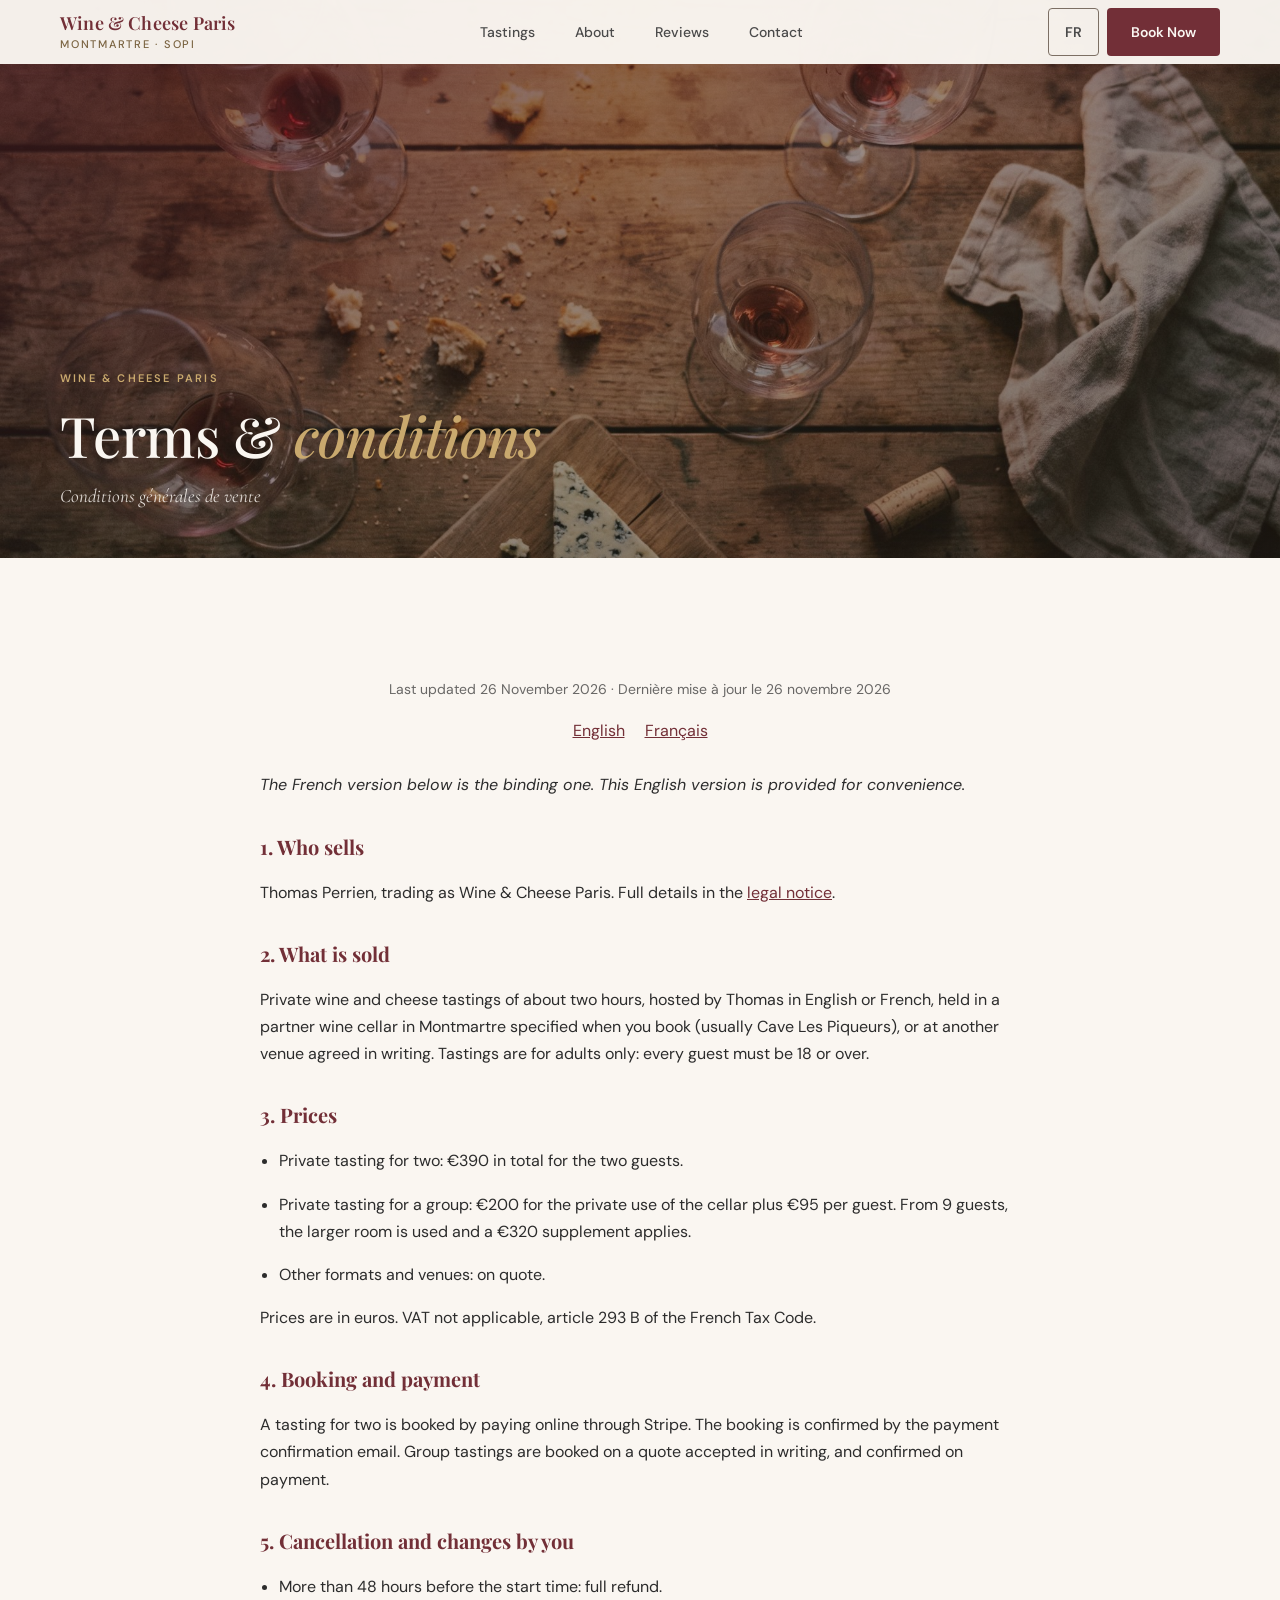
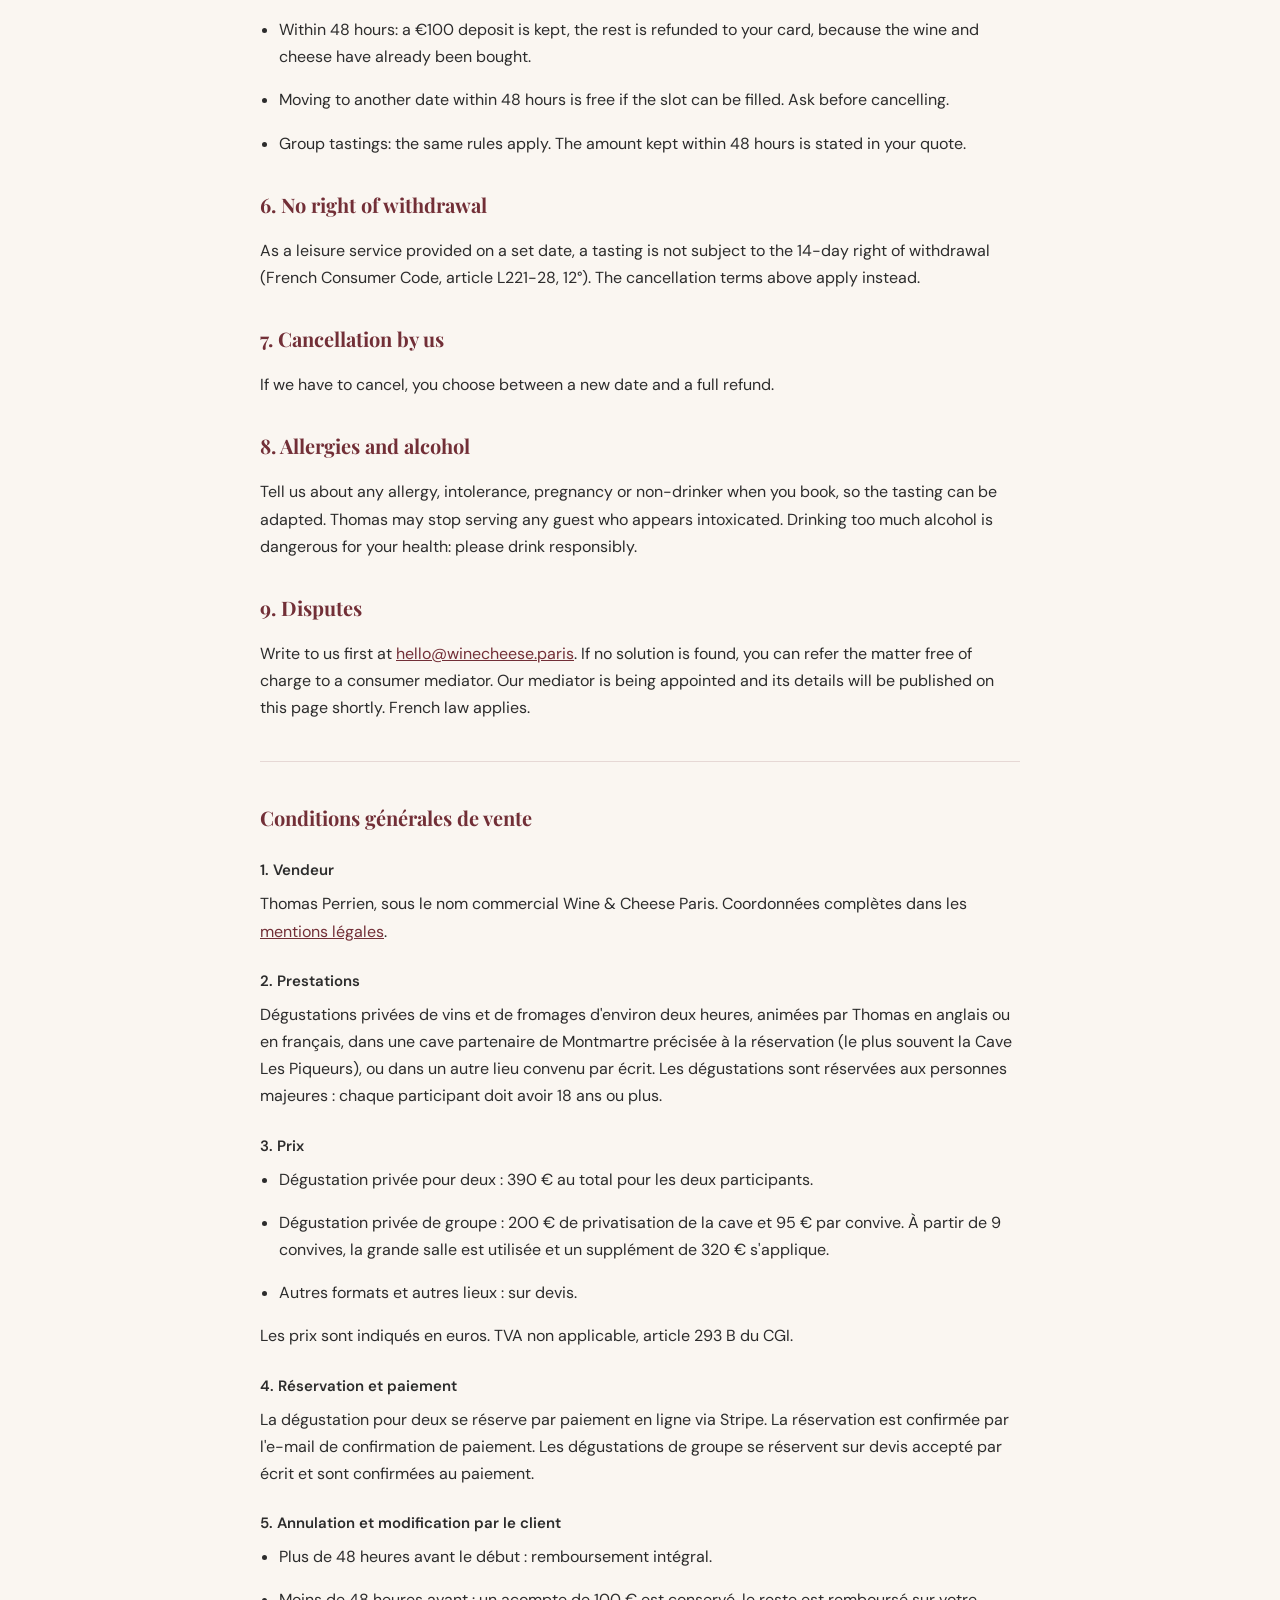
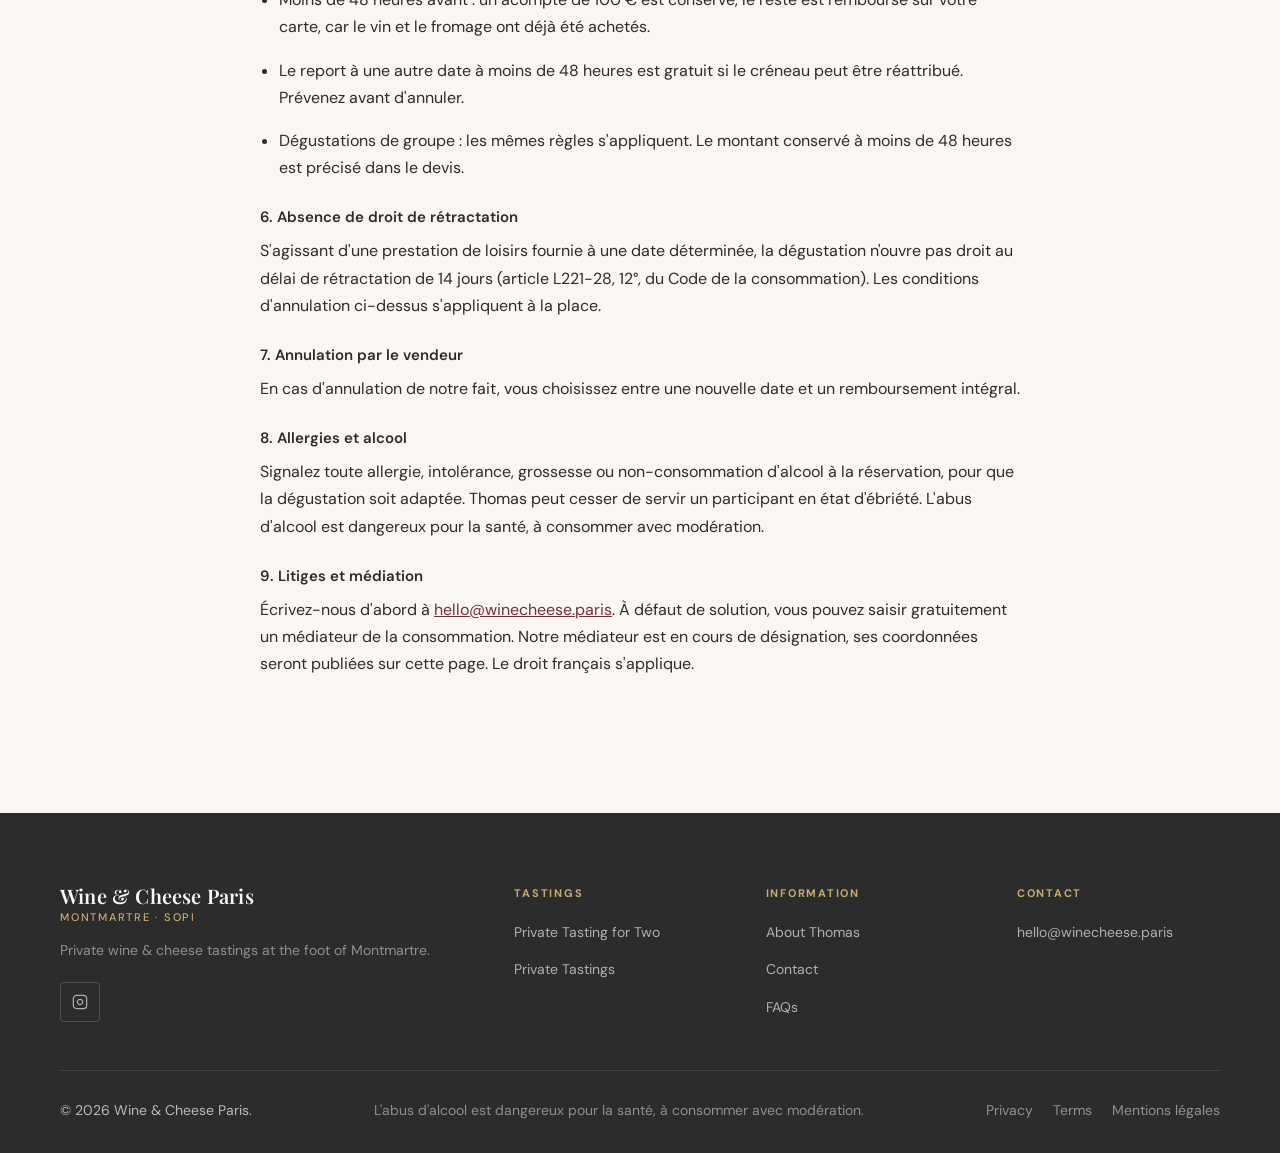
<file: terms.html>
<!DOCTYPE html>
<html lang="en">
<head>
<meta charset="UTF-8">
<link rel="icon" href="favicon.svg" type="image/svg+xml">
<link rel="icon" href="favicon.ico" sizes="any">
<link rel="icon" href="favicon-32x32.png" type="image/png" sizes="32x32">
<link rel="icon" href="favicon-16x16.png" type="image/png" sizes="16x16">
<link rel="apple-touch-icon" href="apple-touch-icon.png">
<link rel="canonical" href="https://winecheese.paris/terms.html">
<meta name="viewport" content="width=device-width, initial-scale=1.0">
<title>Terms &amp; Conditions, Wine &amp; Cheese Paris</title>
<meta name="description" content="Booking terms for Wine &amp; Cheese Paris private tastings: prices, payment, cancellation, mediation.">
<link href="https://fonts.googleapis.com/css2?family=Playfair+Display:ital,wght@0,400;0,500;0,600;0,700;1,400;1,500&family=DM+Sans:ital,opsz,wght@0,9..40,400;0,9..40,500;0,9..40,600;0,9..40,700;1,9..40,400&family=Cormorant+Garamond:ital,wght@0,400;0,500;0,600;1,400;1,500;1,600&display=swap" rel="stylesheet">
<link rel="stylesheet" href="tokens.css">
<link rel="stylesheet" href="shared.css">
<style>
.legal-hero-img { background-image:url('images/tasting-table.jpg'); background-position:center 40%; }
.legal { max-width:760px; margin:0 auto; }
.legal h2 { font-family:var(--ff-display); font-size:var(--text-xl); color:var(--wine); margin:var(--space-xl) 0 var(--space-xs); }
.legal h3 { font-family:var(--ff-body); font-size:var(--text-base); font-weight:var(--weight-semibold); margin:var(--space-md) 0 var(--space-3xs); }
.legal p, .legal li { line-height:1.7; margin-bottom:var(--space-xs); }
.legal ul { padding-left:1.2em; list-style:disc; }
.legal a { color:var(--wine); text-decoration:underline; }
.legal-langs { display:flex; gap:var(--space-sm); justify-content:center; margin-bottom:var(--space-lg); }
.legal-updated { font-size:var(--text-sm); opacity:0.7; text-align:center; }
.legal hr { border:none; border-top:1px solid rgba(114,47,55,0.15); margin:var(--space-2xl) 0; }
mark.todo { background:#ffe58a; color:#000; padding:0 4px; }
</style>
</head>
<body>
<a href="#main-content" class="skip-link">Skip to main content</a>

<!-- HEADER -->
<header class="site-header solid" role="banner" id="site-header">
  <a href="/" class="logo" aria-label="Wine & Cheese Paris, Home">
    <span class="logo-main">Wine & Cheese Paris</span>
    <span class="logo-sub">Montmartre · SoPi</span>
  </a>
  <nav class="main-nav" aria-label="Main navigation">
    <a href="/#tours" class="nav-link">Tastings</a>
    <a href="about.html" class="nav-link">About</a>
    <a href="/#reviews" class="nav-link">Reviews</a>
    <a href="contact.html" class="nav-link">Contact</a>
  </nav>
  <div class="nav-right">
    <button class="lang-toggle" id="langToggle" aria-label="Switch to French">FR</button>
    <button class="btn-book-nav" data-book="choose" data-en="Book Now" data-fr="Réserver">Book Now</button>
    <button class="nav-hamburger" aria-label="Open menu"><span></span><span></span><span></span></button>
  </div>
</header>

<main id="main-content">

<div class="page-hero">
  <div class="page-hero-image legal-hero-img" role="img" aria-label="Tasting table set with wine glasses and cheese"></div>
  <div class="page-hero-overlay" aria-hidden="true"></div>
  <div class="page-hero-content">
    <p class="page-hero-eyebrow">Wine &amp; Cheese Paris</p>
    <h1 class="page-hero-title">Terms &amp; <em>conditions</em></h1>
    <p class="page-hero-sub">Conditions générales de vente</p>
  </div>
</div>

<section class="section">
  <div class="section-inner legal">
    <p class="legal-updated">Last updated 26 November 2026 · Dernière mise à jour le 26 novembre 2026</p>
    <div class="legal-langs"><a href="#en">English</a><a href="#fr">Français</a></div>

    <div id="en" lang="en">
    <p><em>The French version below is the binding one. This English version is provided for convenience.</em></p>
    <h2>1. Who sells</h2>
    <p>Thomas Perrien, trading as Wine &amp; Cheese Paris. Full details in the <a href="legal-notice.html">legal notice</a>.</p>
    <h2>2. What is sold</h2>
    <p>Private wine and cheese tastings of about two hours, hosted by Thomas in English or French, held in a partner wine cellar in Montmartre specified when you book (usually Cave Les Piqueurs), or at another venue agreed in writing. Tastings are for adults only: every guest must be 18 or over.</p>
    <h2>3. Prices</h2>
    <ul>
      <li>Private tasting for two: €390 in total for the two guests.</li>
      <li>Private tasting for a group: €200 for the private use of the cellar plus €95 per guest. From 9 guests, the larger room is used and a €320 supplement applies.</li>
      <li>Other formats and venues: on quote.</li>
    </ul>
    <p>Prices are in euros. VAT not applicable, article 293 B of the French Tax Code.</p>
    <h2>4. Booking and payment</h2>
    <p>A tasting for two is booked by paying online through Stripe. The booking is confirmed by the payment confirmation email. Group tastings are booked on a quote accepted in writing, and confirmed on payment.</p>
    <h2>5. Cancellation and changes by you</h2>
    <ul>
      <li>More than 48 hours before the start time: full refund.</li>
      <li>Within 48 hours: a €100 deposit is kept, the rest is refunded to your card, because the wine and cheese have already been bought.</li>
      <li>Moving to another date within 48 hours is free if the slot can be filled. Ask before cancelling.</li>
      <li>Group tastings: the same rules apply. The amount kept within 48 hours is stated in your quote.</li>
    </ul>
    <h2>6. No right of withdrawal</h2>
    <p>As a leisure service provided on a set date, a tasting is not subject to the 14-day right of withdrawal (French Consumer Code, article L221-28, 12°). The cancellation terms above apply instead.</p>
    <h2>7. Cancellation by us</h2>
    <p>If we have to cancel, you choose between a new date and a full refund.</p>
    <h2>8. Allergies and alcohol</h2>
    <p>Tell us about any allergy, intolerance, pregnancy or non-drinker when you book, so the tasting can be adapted. Thomas may stop serving any guest who appears intoxicated. Drinking too much alcohol is dangerous for your health: please drink responsibly.</p>
    <h2>9. Disputes</h2>
    <p>Write to us first at <a href="mailto:hello@winecheese.paris">hello@winecheese.paris</a>. If no solution is found, you can refer the matter free of charge to a consumer mediator. Our mediator is being appointed and its details will be published on this page shortly. French law applies.</p>
    </div>

    <hr>

    <div id="fr" lang="fr">
    <h2>Conditions générales de vente</h2>
    <h3>1. Vendeur</h3>
    <p>Thomas Perrien, sous le nom commercial Wine &amp; Cheese Paris. Coordonnées complètes dans les <a href="legal-notice.html">mentions légales</a>.</p>
    <h3>2. Prestations</h3>
    <p>Dégustations privées de vins et de fromages d'environ deux heures, animées par Thomas en anglais ou en français, dans une cave partenaire de Montmartre précisée à la réservation (le plus souvent la Cave Les Piqueurs), ou dans un autre lieu convenu par écrit. Les dégustations sont réservées aux personnes majeures : chaque participant doit avoir 18 ans ou plus.</p>
    <h3>3. Prix</h3>
    <ul>
      <li>Dégustation privée pour deux : 390 € au total pour les deux participants.</li>
      <li>Dégustation privée de groupe : 200 € de privatisation de la cave et 95 € par convive. À partir de 9 convives, la grande salle est utilisée et un supplément de 320 € s'applique.</li>
      <li>Autres formats et autres lieux : sur devis.</li>
    </ul>
    <p>Les prix sont indiqués en euros. TVA non applicable, article 293 B du CGI.</p>
    <h3>4. Réservation et paiement</h3>
    <p>La dégustation pour deux se réserve par paiement en ligne via Stripe. La réservation est confirmée par l'e-mail de confirmation de paiement. Les dégustations de groupe se réservent sur devis accepté par écrit et sont confirmées au paiement.</p>
    <h3>5. Annulation et modification par le client</h3>
    <ul>
      <li>Plus de 48 heures avant le début : remboursement intégral.</li>
      <li>Moins de 48 heures avant : un acompte de 100 € est conservé, le reste est remboursé sur votre carte, car le vin et le fromage ont déjà été achetés.</li>
      <li>Le report à une autre date à moins de 48 heures est gratuit si le créneau peut être réattribué. Prévenez avant d'annuler.</li>
      <li>Dégustations de groupe : les mêmes règles s'appliquent. Le montant conservé à moins de 48 heures est précisé dans le devis.</li>
    </ul>
    <h3>6. Absence de droit de rétractation</h3>
    <p>S'agissant d'une prestation de loisirs fournie à une date déterminée, la dégustation n'ouvre pas droit au délai de rétractation de 14 jours (article L221-28, 12°, du Code de la consommation). Les conditions d'annulation ci-dessus s'appliquent à la place.</p>
    <h3>7. Annulation par le vendeur</h3>
    <p>En cas d'annulation de notre fait, vous choisissez entre une nouvelle date et un remboursement intégral.</p>
    <h3>8. Allergies et alcool</h3>
    <p>Signalez toute allergie, intolérance, grossesse ou non-consommation d'alcool à la réservation, pour que la dégustation soit adaptée. Thomas peut cesser de servir un participant en état d'ébriété. L'abus d'alcool est dangereux pour la santé, à consommer avec modération.</p>
    <h3>9. Litiges et médiation</h3>
    <p>Écrivez-nous d'abord à <a href="mailto:hello@winecheese.paris">hello@winecheese.paris</a>. À défaut de solution, vous pouvez saisir gratuitement un médiateur de la consommation. Notre médiateur est en cours de désignation, ses coordonnées seront publiées sur cette page. Le droit français s'applique.</p>
    </div>
  </div>
</section>

</main>

<!-- FOOTER -->
<footer class="site-footer" role="contentinfo">
  <div class="footer-inner">
    <div class="footer-top">
      <div class="footer-brand">
        <a href="/" class="logo"><span class="logo-main">Wine &amp; Cheese Paris</span><span class="logo-sub">Montmartre · SoPi</span></a>
        <p class="footer-tagline">Private wine &amp; cheese tastings at the foot of Montmartre.</p>
        <div class="footer-social">
          <a href="https://instagram.com/winecheeseparis" class="social-link" aria-label="Instagram" rel="noopener noreferrer"><svg width="16" height="16" fill="none" stroke="currentColor" stroke-width="1.8" viewBox="0 0 24 24"><rect x="2" y="2" width="20" height="20" rx="5"/><path d="M16 11.37A4 4 0 1 1 12.63 8 4 4 0 0 1 16 11.37z"/><line x1="17.5" y1="6.5" x2="17.51" y2="6.5"/></svg></a>
        </div>
      </div>
      <div><p class="footer-col-title">Tastings</p><ul class="footer-links"><li><a href="private-wine-tasting-for-two.html">Private Tasting for Two</a></li><li><a href="contact.html">Private Tastings</a></li></ul></div>
      <div><p class="footer-col-title">Information</p><ul class="footer-links"><li><a href="about.html">About Thomas</a></li><li><a href="contact.html">Contact</a></li><li><a href="contact.html#faq-heading">FAQs</a></li></ul></div>
      <div><p class="footer-col-title">Contact</p><ul class="footer-links"><li><a href="mailto:hello@winecheese.paris">hello@winecheese.paris</a></li></ul></div>
    </div>
    <div class="footer-bottom">
      <p class="footer-copy">&copy; 2026 Wine &amp; Cheese Paris.</p>
      <p class="footer-copy" style="opacity:0.7;">L'abus d'alcool est dangereux pour la santé, à consommer avec modération.</p><nav class="footer-legal"><a href="privacy.html">Privacy</a><a href="terms.html">Terms</a><a href="legal-notice.html">Mentions légales</a></nav>
    </div>
  </div>
</footer>

<script src="nav.js"></script>
<script src="booking.js"></script>
</body>
</html>
</file>
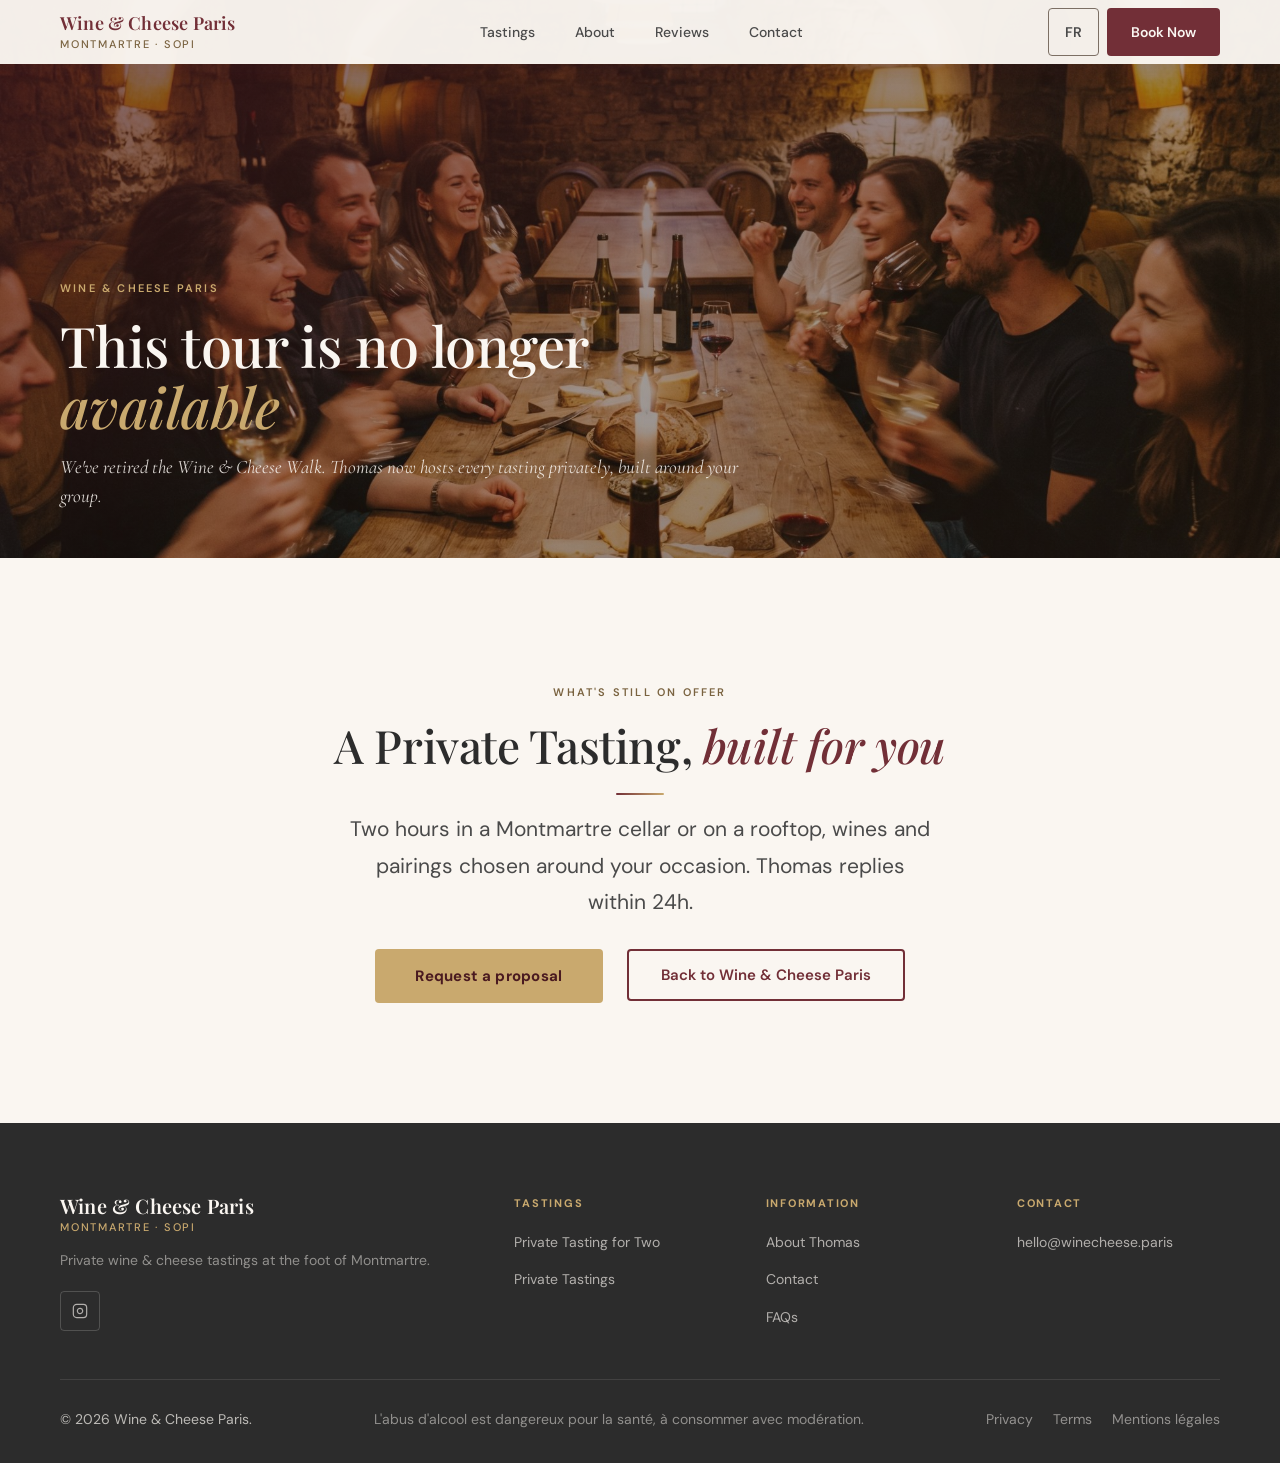
<file: wine-cheese-walk.html>
<!DOCTYPE html>
<html lang="en">
<head>
<meta charset="UTF-8">
<link rel="icon" href="favicon.svg" type="image/svg+xml">
<link rel="icon" href="favicon.ico" sizes="any">
<link rel="icon" href="favicon-32x32.png" type="image/png" sizes="32x32">
<link rel="icon" href="favicon-16x16.png" type="image/png" sizes="16x16">
<link rel="apple-touch-icon" href="apple-touch-icon.png">
<meta name="viewport" content="width=device-width, initial-scale=1.0">
<title>Wine & Cheese Walk, no longer available, Wine & Cheese Paris</title>
<meta name="description" content="The Wine & Cheese Walk has been retired. Discover the Private Tasting, Thomas's current wine & cheese experience in Montmartre.">
<meta name="robots" content="noindex,follow">
<link href="https://fonts.googleapis.com/css2?family=Playfair+Display:ital,wght@0,400;0,500;0,600;0,700;1,400;1,500&family=DM+Sans:ital,opsz,wght@0,9..40,400;0,9..40,500;0,9..40,600;0,9..40,700;1,9..40,400&family=Cormorant+Garamond:ital,wght@0,400;0,500;0,600;1,400;1,500;1,600&display=swap" rel="stylesheet">
<link rel="stylesheet" href="tokens.css">
<link rel="stylesheet" href="shared.css">
<style>
.wc-hero-img { background-image:url('images/groupe-cave.jpg'); background-position:center 35%; }
.retired-actions { display:flex; gap:var(--space-md); justify-content:center; flex-wrap:wrap; margin-top:var(--space-lg); }
</style>
</head>
<body>
<a href="#main-content" class="skip-link">Skip to main content</a>

<!-- HEADER -->
<header class="site-header solid" role="banner" id="site-header">
  <a href="/" class="logo" aria-label="Wine & Cheese Paris, Home">
    <span class="logo-main">Wine & Cheese Paris</span>
    <span class="logo-sub">Montmartre · SoPi</span>
  </a>
  <nav class="main-nav" aria-label="Main navigation">
    <a href="/#tours" class="nav-link">Tastings</a>
    <a href="about.html" class="nav-link">About</a>
    <a href="/#reviews" class="nav-link">Reviews</a>
    <a href="contact.html" class="nav-link">Contact</a>
  </nav>
  <div class="nav-right">
    <button class="lang-toggle" id="langToggle" aria-label="Switch to French">FR</button>
    <button class="btn-book-nav" data-book="choose" data-en="Book Now" data-fr="Réserver">Book Now</button>
    <button class="nav-hamburger" aria-label="Open menu"><span></span><span></span><span></span></button>
  </div>
</header>

<main id="main-content">

<!-- PAGE HERO -->
<div class="page-hero">
  <div class="page-hero-image wc-hero-img" role="img" aria-label="Red wine poured in a candlelit stone wine cellar with a cheese and fig board"></div>
  <div class="page-hero-overlay" aria-hidden="true"></div>
  <div class="page-hero-content">
    <p class="page-hero-eyebrow" data-en="Wine & Cheese Paris" data-fr="Wine & Cheese Paris">Wine & Cheese Paris</p>
    <h1 class="page-hero-title" data-en="This tour is no longer <em>available</em>" data-fr="Cette visite n'est plus <em>proposée</em>">This tour is no longer <em>available</em></h1>
    <p class="page-hero-sub" data-en="We've retired the Wine &amp; Cheese Walk. Thomas now hosts every tasting privately, built around your group." data-fr="Nous avons retiré la Balade Vin &amp; Fromage. Thomas propose désormais chaque dégustation en privé, construite autour de votre groupe.">We've retired the Wine &amp; Cheese Walk. Thomas now hosts every tasting privately, built around your group.</p>
  </div>
</div>

<!-- REDIRECT -->
<section class="section" aria-labelledby="retired-heading">
  <div class="section-inner" style="max-width:640px;text-align:center;">
    <p class="section-eyebrow" data-en="What's still on offer" data-fr="Ce qui est toujours proposé">What's still on offer</p>
    <h2 class="section-title" id="retired-heading" data-en="A Private Tasting, <em>built for you</em>" data-fr="Une dégustation privée, <em>pensée pour vous</em>">A Private Tasting, <em>built for you</em></h2>
    <div class="divider"></div>
    <p class="section-desc" data-en="Two hours in a Montmartre cellar or on a rooftop, wines and pairings chosen around your occasion. Thomas replies within 24h." data-fr="Deux heures dans une cave de Montmartre ou sur un rooftop, vins et accords choisis autour de votre occasion. Thomas répond sous 24h.">Two hours in a Montmartre cellar or on a rooftop, wines and pairings chosen around your occasion. Thomas replies within 24h.</p>
    <div class="retired-actions">
      <a href="contact.html?enquiry=private-couples" class="btn-primary" data-en="Request a proposal" data-fr="Demander une proposition">Request a proposal</a>
      <a href="/" class="btn-outline-wine" data-en="Back to Wine &amp; Cheese Paris" data-fr="Retour à l'accueil">Back to Wine &amp; Cheese Paris</a>
    </div>
  </div>
</section>

</main>

<!-- FOOTER -->
<footer class="site-footer" role="contentinfo">
  <div class="footer-inner">
    <div class="footer-top">
      <div class="footer-brand">
        <a href="/" class="logo"><span class="logo-main">Wine &amp; Cheese Paris</span><span class="logo-sub">Montmartre · SoPi</span></a>
        <p class="footer-tagline">Private wine &amp; cheese tastings at the foot of Montmartre.</p>
        <div class="footer-social">
          <a href="https://instagram.com/winecheeseparis" class="social-link" aria-label="Instagram" rel="noopener noreferrer"><svg width="16" height="16" fill="none" stroke="currentColor" stroke-width="1.8" viewBox="0 0 24 24"><rect x="2" y="2" width="20" height="20" rx="5"/><path d="M16 11.37A4 4 0 1 1 12.63 8 4 4 0 0 1 16 11.37z"/><line x1="17.5" y1="6.5" x2="17.51" y2="6.5"/></svg></a>
        </div>
      </div>
      <div><p class="footer-col-title">Tastings</p><ul class="footer-links"><li><a href="private-wine-tasting-for-two.html">Private Tasting for Two</a></li><li><a href="contact.html">Private Tastings</a></li></ul></div>
      <div><p class="footer-col-title">Information</p><ul class="footer-links"><li><a href="about.html">About Thomas</a></li><li><a href="contact.html">Contact</a></li><li><a href="contact.html#faq-heading">FAQs</a></li></ul></div>
      <div><p class="footer-col-title">Contact</p><ul class="footer-links"><li><a href="mailto:hello@winecheese.paris">hello@winecheese.paris</a></li></ul></div>
    </div>
    <div class="footer-bottom">
      <p class="footer-copy">&copy; 2026 Wine &amp; Cheese Paris.</p>
      <p class="footer-copy" style="opacity:0.7;">L'abus d'alcool est dangereux pour la santé, à consommer avec modération.</p><nav class="footer-legal"><a href="privacy.html">Privacy</a><a href="terms.html">Terms</a><a href="legal-notice.html">Mentions légales</a></nav>
    </div>
  </div>
</footer>

<script src="nav.js"></script>
<script src="booking.js"></script>
</body>
</html>
</file>
<file: tokens.css>
/* ════════════════════════════════════════════════════════════════════
   tokens.css · le socle du systeme de design Wine & Cheese Paris
   ────────────────────────────────────────────────────────────────────
   Un seul endroit ou vivent les valeurs. Toute page charge ce fichier
   avant shared.css. Aucune valeur de ce fichier ne se redefinit ailleurs.

   Regle : une couleur, une taille de texte ou un espacement ecrit en dur
   dans une page est un bug, pas un choix. Les seules exceptions admises
   sont documentees en fin de fichier.

   Pose le 7 aout 2026, sprint 1, pole design.
   Les echelles ne sont pas inventees : elles sont derivees de l'inventaire
   des valeurs reellement employees sur les six pages. Voir
   07-design/systeme/INVENTAIRE-AVANT.md
   ════════════════════════════════════════════════════════════════════ */

:root {

  /* ─── COULEURS ────────────────────────────────────────────────────
     Actif de marque. Tout changement ici remonte en DECISION.        */

  --wine:        #722F37;
  --wine-rgb:    114,47,55;
  --dark-wine:   #4A1A20;
  --gold:        #C9A96E;
  --gold-hover:  #B8924D;   /* etat survol de --gold. Etait en dur 8 fois */
  --gold-text:   #7A6340;   /* --gold assombri pour atteindre AA sur --cream */
  --light-gold:  #F5ECD7;
  --light-gold-hover: #EFE1C2;  /* etat survol de --light-gold. Etait en dur 1 fois */
  --cream:       #FAF6F1;
  --charcoal:    #2C2C2C;
  --slate:       #4A4A4A;
  --stone:       #A69586;   /* BORDURES ET FONDS. 2,69 en texte, echoue AA */
  --stone-text:  #7C6F64;   /* --stone assombri pour atteindre AA. 4,52 sur --cream */
  --white:       #FFFFFF;

  /* ─── FAMILLES TYPOGRAPHIQUES ─────────────────────────────────────
     Actif de marque. Tout changement ici remonte en DECISION.        */

  --ff-display: 'Playfair Display', Georgia, serif;
  --ff-body:    'DM Sans', 'Helvetica Neue', sans-serif;
  --ff-accent:  'Cormorant Garamond', Garamond, serif;
  --ff-serif:   'Lora', Georgia, serif;   /* corps de texte narratif long. Lora est dessinee pour
                                              la lecture a l'ecran, pas pour l'affiche : contraste
                                              modere, italique reelle. Cormorant Garamond reste un
                                              serif de display, trop delicat en paragraphe courant.
                                              Ajoutee le 7 aout 2026, DECISION en attente. */

  /* ─── ECHELLE TYPOGRAPHIQUE, TAILLES FIXES ────────────────────────
     Sept pas. Remplace vingt et une tailles fixes distinctes.
     Le header du site passait de 18, 14, 13, 12, 11 et 10 px a trois pas. */

  --text-2xs:  11px;   /* surtitres et etiquettes en capitales */
  --text-xs:   12px;   /* mentions legales, fil d'Ariane */
  --text-sm:   14px;   /* navigation, liens de pied de page, meta */
  --text-md:   16px;   /* corps de texte */
  --text-base: 15px;   /* libelles de boutons, volontairement entre sm et md */
  --text-lg:   18px;   /* chapo court, logo principal */
  --text-xl:   20px;   /* intertitre de bloc */
  --text-2xl:  24px;   /* titre de carte */

  /* ─── ECHELLE TYPOGRAPHIQUE, TAILLES FLUIDES ──────────────────────
     Huit rampes nommees par role, pas par niveau de titre : le meme mot
     n'a pas la meme taille selon qu'il ouvre une page ou une carte.
     Remplace dix-neuf clamp() distincts, dont quatre visuellement
     indiscernables (26/3.5/42, 25/3.7/42, 26/3.6/40, 26/3.5/38).     */

  --text-hero-xl:    clamp(84px, 10vw, 140px); /* mot ou chiffre geant */
  --text-hero:       clamp(40px, 7vw, 80px);   /* titre de heros d'accueil */
  --text-page-title: clamp(30px, 5vw, 56px);   /* titre de heros de page interieure */
  --text-section:    clamp(28px, 4vw, 46px);   /* titre de section */
  --text-block:      clamp(22px, 3vw, 32px);   /* titre de bloc */
  --text-card:       clamp(20px, 2.4vw, 26px); /* titre de carte */
  --text-lead:       clamp(17px, 2vw, 21px);   /* chapo */
  --text-lead-sm:    clamp(15px, 1.8vw, 19px); /* chapo secondaire, accent italique */

  /* ─── GRAISSES ────────────────────────────────────────────────────  */

  --weight-normal:   400;
  --weight-medium:   500;
  --weight-semibold: 600;
  --weight-bold:     700;

  /* ─── INTERLIGNES ─────────────────────────────────────────────────  */

  --leading-none:    1;
  --leading-tight:   1.1;    /* titres de heros */
  --leading-snug:    1.2;    /* titres de section */
  --leading-normal:  1.5;    /* chapo */
  --leading-relaxed: 1.6;    /* corps */
  --leading-loose:   1.75;   /* corps long, paragraphes de description */

  /* ─── APPROCHES ───────────────────────────────────────────────────  */

  --tracking-tight:   -0.01em;  /* grands titres */
  --tracking-normal:  0;
  --tracking-wide:    0.02em;   /* libelles de boutons */
  --tracking-caps:    0.16em;   /* petites capitales */
  --tracking-caps-lg: 0.2em;    /* surtitres, capitales tres espacees */

  /* ─── ECHELLE D'ESPACEMENT ────────────────────────────────────────
     Grille de 4 px jusqu'a 32, puis pas de 8, puis pas de 16.
     Quatorze pas, cales sur les valeurs les plus employees du site :
     20 px (69 emplois), 28 px (50), 16 px (43), 24 px (28), 12 px (24).
     C'est une echelle qui epouse le design existant, pas qui le refait. */

  --space-4xs:   4px;
  --space-3xs:   8px;
  --space-2xs:  12px;
  --space-xs:   16px;
  --space-sm:   20px;
  --space-md:   24px;
  --space-lg:   28px;
  --space-xl:   32px;
  --space-2xl:  40px;
  --space-3xl:  48px;
  --space-4xl:  64px;
  --space-5xl:  80px;
  --space-6xl:  96px;
  --space-7xl: 120px;

  /* ─── ESPACEMENTS FLUIDES ─────────────────────────────────────────
     Quatre rampes nommees. Remplace vingt-sept clamp() d'espacement
     distincts, dont clamp(20px,5vw,60px) ecrit de deux facons
     differentes et employe dix-neuf fois : c'est la gouttiere de page. */

  --gutter:       clamp(20px, 5vw, 60px);     /* marge laterale de page */
  --space-section: clamp(64px, 10vw, 120px);  /* respiration verticale de section */
  --space-block:  clamp(40px, 6vw, 72px);     /* entre un en-tete et son contenu */
  --space-group:  clamp(24px, 3.4vw, 48px);   /* entre deux blocs d'un meme groupe */
  --space-tight:  clamp(16px, 2vw, 28px);     /* respiration interne d'un composant */

  /* ─── FORMES, OMBRES, MOUVEMENT ───────────────────────────────────  */

  --radius-sm: 4px;
  --radius-md: 8px;
  --radius-lg: 16px;
  --radius-xl: 24px;

  --shadow-card:  0 4px 24px rgba(44,28,20,0.10);
  --shadow-hover: 0 12px 40px rgba(44,28,20,0.18);
  --shadow-gold-sm: 0 4px 16px rgba(201,169,110,0.40);
  --shadow-gold-md: 0 8px 28px rgba(201,169,110,0.45);

  --transition: 220ms ease;

  /* ─── ACCESSIBILITE ───────────────────────────────────────────────  */

  --touch-min: 48px;   /* cible tactile minimale, WCAG 2.1 AA. Ne pas baisser. */
}

/* ════════════════════════════════════════════════════════════════════
   HORS ECHELLE, ET ASSUME
   ────────────────────────────────────────────────────────────────────
   Trois familles de valeurs restent ecrites en dur, par choix :

   1. Les epaisseurs de trait (1px, 2px, 3px) : ce sont des bordures et
      des filets, pas des espacements. Les mettre sur l'echelle
      d'espacement melangerait deux choses qui n'ont rien a voir.
   2. Les micro-ecarts intra-composant sous 12 px (5px, 6px, 10px) :
      ecart entre une icone et son libelle, entre deux barres d'un menu
      hamburger. Les caler sur la grille casserait des alignements
      optiques sans rien apporter au rythme vertical de la page.
   3. Les valeurs en unites relatives (1rem, %, vw, vh) : elles repondent
      au conteneur, pas a l'echelle.

   Tout le reste passe par un token. Un px en dur ailleurs se corrige.
   ════════════════════════════════════════════════════════════════════ */
</file>
<file: shared.css>
/* ════════════════════════════════════════════════════════════════════
   shared.css · les composants communs aux six pages
   ────────────────────────────────────────────────────────────────────
   Depend de tokens.css, qui doit etre charge avant :

     <link rel="stylesheet" href="tokens.css">
     <link rel="stylesheet" href="shared.css">

   Aucune valeur en dur ici. Si une valeur manque a l'echelle, elle
   s'ajoute dans tokens.css, elle ne s'ecrit pas ici.

   Les dimensions de composant (hauteur d'un bouton, largeur d'un
   conteneur, epaisseur d'un filet) restent en px : ce sont des mesures
   d'objet, pas des espacements. Voir la note en fin de tokens.css.
   ════════════════════════════════════════════════════════════════════ */

/* ─── RESET & BASE ────────────────────────────────────────────────── */
*, *::before, *::after { margin: 0; padding: 0; box-sizing: border-box; }
html { scroll-behavior: smooth; }
body { font-family: var(--ff-body); color: var(--charcoal); background: var(--cream); overflow-x: hidden; line-height: var(--leading-relaxed); }
img { display: block; max-width: 100%; }
a { color: inherit; text-decoration: none; }

/* ─── ACCESSIBILITE ───────────────────────────────────────────────── */
.sr-only { position:absolute;width:1px;height:1px;padding:0;margin:-1px;overflow:hidden;clip:rect(0,0,0,0);white-space:nowrap;border:0; }
.skip-link { position:absolute;top:-100%;left:1rem;background:var(--wine);color:var(--cream);padding:var(--space-2xs) var(--space-md);z-index:9999;font-size:var(--text-sm);font-weight:var(--weight-semibold);border-radius:0 0 var(--radius-md) var(--radius-md);transition:top var(--transition); }
.skip-link:focus { top:0; }
*:focus-visible { outline:3px solid var(--wine);outline-offset:3px; }

/* ─── HEADER ──────────────────────────────────────────────────────── */
.site-header { position:fixed;top:0;left:0;right:0;z-index:100;display:flex;align-items:center;justify-content:space-between;padding:0 var(--gutter);height:72px;background:transparent;transition:background var(--transition),box-shadow var(--transition),height var(--transition); }
.site-header.scrolled { background:rgba(250,246,241,0.97);box-shadow:0 1px 20px rgba(var(--wine-rgb),0.10);height:64px;backdrop-filter:blur(12px); }
.site-header.solid { background:rgba(250,246,241,0.97);box-shadow:0 1px 20px rgba(var(--wine-rgb),0.10);height:64px; }

.logo { display:flex;flex-direction:column;gap:5px;text-decoration:none; }
.logo-main { font-family:var(--ff-display);font-size:var(--text-lg);font-weight:var(--weight-semibold);color:var(--cream);line-height:var(--leading-tight);transition:color var(--transition);letter-spacing:0.01em; }
.logo-sub { font-family:var(--ff-body);font-size:var(--text-2xs);font-weight:var(--weight-medium);letter-spacing:var(--tracking-caps);text-transform:uppercase;color:var(--gold);line-height:var(--leading-none);transition:color var(--transition); }
.site-header.scrolled .logo-main, .site-header.solid .logo-main { color:var(--wine); }
.site-header.scrolled .logo-sub, .site-header.solid .logo-sub { color:var(--gold-text); }

.main-nav { display:flex;align-items:center;gap:var(--space-3xs); }
.nav-link { font-family:var(--ff-body);font-size:var(--text-sm);font-weight:var(--weight-medium);color:rgba(250,246,241,0.92);padding:var(--space-3xs) var(--space-xs);border-radius:var(--radius-sm);transition:color var(--transition),background var(--transition);min-height:var(--touch-min);display:flex;align-items:center; }
.nav-link:hover { color:var(--gold);background:rgba(250,246,241,0.08); }
.nav-link.active { color:var(--gold); }
.site-header.scrolled .nav-link, .site-header.solid .nav-link { color:var(--slate); }
.site-header.scrolled .nav-link:hover, .site-header.solid .nav-link:hover { color:var(--wine);background:rgba(var(--wine-rgb),0.07); }
.site-header.scrolled .nav-link.active, .site-header.solid .nav-link.active { color:var(--wine); }

.nav-right { display:flex;align-items:center;gap:var(--space-3xs); }
.lang-toggle { font-family:var(--ff-body);font-size:var(--text-sm);font-weight:var(--weight-semibold);color:rgba(250,246,241,0.7);background:rgba(255,255,255,0.12);border:1px solid rgba(255,255,255,0.25);padding:var(--space-3xs) var(--space-xs);border-radius:var(--radius-sm);cursor:pointer;transition:all var(--transition);min-height:var(--touch-min);min-width:var(--touch-min); }
.lang-toggle:hover { background:rgba(255,255,255,0.22);color:var(--cream); }
.site-header.scrolled .lang-toggle, .site-header.solid .lang-toggle { color:var(--slate);background:transparent;border-color:var(--stone-text); }
.site-header.scrolled .lang-toggle:hover, .site-header.solid .lang-toggle:hover { border-color:var(--wine);color:var(--wine);background:rgba(var(--wine-rgb),0.05); }

.btn-book-nav { background:var(--gold);color:var(--dark-wine);font-family:var(--ff-body);font-size:var(--text-sm);font-weight:var(--weight-semibold);padding:0 var(--space-md);height:44px;border-radius:var(--radius-sm);border:none;cursor:pointer;transition:background var(--transition),transform var(--transition),box-shadow var(--transition);min-height:var(--touch-min);white-space:nowrap; }
.btn-book-nav:hover { background:var(--gold-hover);transform:translateY(-1px);box-shadow:var(--shadow-gold-sm); }
.btn-book-nav:active { transform:translateY(0); }
.site-header.scrolled .btn-book-nav, .site-header.solid .btn-book-nav { background:var(--wine);color:var(--cream); }
.site-header.scrolled .btn-book-nav:hover, .site-header.solid .btn-book-nav:hover { background:var(--dark-wine); }

.nav-hamburger { display:none;background:none;border:none;cursor:pointer;padding:var(--space-3xs);min-height:var(--touch-min);min-width:var(--touch-min);align-items:center;justify-content:center;flex-direction:column;gap:5px; }
.nav-hamburger span { display:block;width:22px;height:2px;background:var(--cream);border-radius:2px;transition:all var(--transition); }
.site-header.scrolled .nav-hamburger span, .site-header.solid .nav-hamburger span { background:var(--charcoal); }

/* ─── HEROS DE PAGE INTERIEURE ────────────────────────────────────── */
.page-hero { position:relative;height:62vh;min-height:420px;display:flex;align-items:flex-end;justify-content:flex-start;overflow:hidden;padding:0 var(--gutter) var(--space-3xl); }
.page-hero-image { position:absolute;inset:0;background-size:cover;background-position:center; }
.page-hero-overlay { position:absolute;inset:0;background:linear-gradient(160deg,rgba(74,26,32,0.72) 0%,rgba(44,28,20,0.45) 60%,rgba(44,28,20,0.55) 100%); }
.page-hero-content { position:relative;z-index:2;max-width:680px; }
.page-hero-breadcrumb { display:flex;align-items:center;gap:var(--space-3xs);font-size:var(--text-xs);font-weight:var(--weight-medium);letter-spacing:var(--tracking-caps);text-transform:uppercase;color:rgba(250,246,241,0.6);margin-bottom:var(--space-xs); }
.page-hero-breadcrumb a { color:rgba(250,246,241,0.6);transition:color var(--transition); }
.page-hero-breadcrumb a:hover { color:var(--gold); }
.page-hero-breadcrumb span { color:rgba(250,246,241,0.3); }
.page-hero-eyebrow { display:inline-flex;align-items:center;gap:10px;font-size:var(--text-2xs);font-weight:var(--weight-semibold);letter-spacing:var(--tracking-caps-lg);text-transform:uppercase;color:var(--gold);margin-bottom:var(--space-xs); }
.page-hero-title { font-family:var(--ff-display);font-size:var(--text-page-title);font-weight:var(--weight-medium);color:var(--cream);line-height:var(--leading-tight);letter-spacing:var(--tracking-tight);margin-bottom:var(--space-xs); }
.page-hero-title em { font-style:italic;color:var(--gold); }
.page-hero-sub { font-family:var(--ff-accent);font-size:var(--text-lead-sm);font-style:italic;color:rgba(250,246,241,0.85);line-height:var(--leading-normal); }

/* ─── SECTIONS ────────────────────────────────────────────────────── */
.section { padding:var(--space-section) var(--gutter); }
.section-inner { max-width:1160px;margin:0 auto; }
.section-header { text-align:center;margin-bottom:var(--space-block); }
.section-eyebrow { display:inline-block;font-family:var(--ff-body);font-size:var(--text-2xs);font-weight:var(--weight-semibold);letter-spacing:var(--tracking-caps-lg);text-transform:uppercase;color:var(--gold-text);margin-bottom:var(--space-xs); }
.section-title { font-family:var(--ff-display);font-size:var(--text-section);font-weight:var(--weight-medium);color:var(--charcoal);line-height:var(--leading-snug);letter-spacing:var(--tracking-tight); }
.section-title em { font-style:italic;color:var(--wine); }
.section-desc { margin-top:var(--space-xs);font-size:var(--text-lead);line-height:var(--leading-loose);color:var(--slate);max-width:580px;margin-left:auto;margin-right:auto; }
.divider { width:48px;height:2px;background:linear-gradient(90deg,var(--wine),var(--gold));margin:var(--space-sm) auto 0;border-radius:2px; }

/* ─── BOUTONS ─────────────────────────────────────────────────────────
   display:inline-flex et justify-content sont indispensables : ces
   classes se posent aussi sur des <a>, et sans eux le libelle ne se
   centre pas. about.html et contact.html corrigeaient le defaut avec un
   attribut style= pose a la main sur la balise. Corrige ici, une fois. */
.btn-primary { display:inline-flex;align-items:center;justify-content:center;text-decoration:none;background:var(--gold);color:var(--dark-wine);font-family:var(--ff-body);font-size:var(--text-base);font-weight:var(--weight-bold);padding:0 var(--space-2xl);height:54px;border-radius:var(--radius-sm);border:none;cursor:pointer;transition:background var(--transition),transform var(--transition),box-shadow var(--transition);min-height:var(--touch-min);letter-spacing:var(--tracking-wide); }
.btn-primary:hover { background:var(--gold-hover);transform:translateY(-2px);box-shadow:var(--shadow-gold-md); }
.btn-secondary { display:inline-flex;align-items:center;justify-content:center;text-decoration:none;background:var(--wine);color:var(--cream);font-family:var(--ff-body);font-size:var(--text-base);font-weight:var(--weight-semibold);padding:0 var(--space-2xl);height:52px;border-radius:var(--radius-sm);border:none;cursor:pointer;transition:background var(--transition),transform var(--transition);min-height:var(--touch-min); }
.btn-secondary:hover { background:var(--dark-wine);transform:translateY(-2px); }
.btn-outline-wine { display:inline-flex;align-items:center;justify-content:center;text-decoration:none;background:transparent;color:var(--wine);font-family:var(--ff-body);font-size:var(--text-base);font-weight:var(--weight-semibold);padding:0 var(--space-xl);height:52px;border-radius:var(--radius-sm);border:2px solid var(--wine);cursor:pointer;transition:all var(--transition);min-height:var(--touch-min); }
.btn-outline-wine:hover { background:var(--wine);color:var(--cream); }
/* Bouton fantome pose sur un aplat sombre. Vivait dans index.html, et
   about.html le reimplementait entierement en attribut style= faute de
   pouvoir le voir. Une seule definition desormais, deux variantes.     */
.btn-cta-outline { display:inline-flex;align-items:center;justify-content:center;text-decoration:none;background:transparent;color:var(--cream);font-family:var(--ff-body);font-size:var(--text-md);font-weight:var(--weight-semibold);padding:0 var(--space-2xl);height:56px;border-radius:var(--radius-sm);border:2px solid rgba(250,246,241,0.4);cursor:pointer;transition:border-color var(--transition),background var(--transition);min-height:var(--touch-min); }
.btn-cta-outline:hover { border-color:var(--cream);background:rgba(250,246,241,0.08); }
.btn-cta-outline--gold { color:var(--gold);border-color:rgba(201,169,110,0.5);font-size:var(--text-base);height:54px;padding:0 var(--space-xl); }
.btn-cta-outline--gold:hover { border-color:var(--gold);background:rgba(201,169,110,0.10); }

/* ─── PIED DE PAGE ────────────────────────────────────────────────── */
.site-footer { background:var(--charcoal);color:rgba(250,246,241,0.7);padding:var(--space-block) var(--gutter) var(--space-xl); }
.footer-inner { max-width:1160px;margin:0 auto; }
.footer-top { display:grid;grid-template-columns:2fr 1fr 1fr 1fr;gap:var(--space-3xl);margin-bottom:var(--space-3xl); }
.footer-brand .logo-main { color:var(--cream);font-size:var(--text-xl); }
.footer-brand .logo-sub { color:var(--gold); }
.footer-tagline { font-size:var(--text-sm);line-height:var(--leading-relaxed);margin-top:var(--space-xs);opacity:0.7; }
.footer-col-title { font-family:var(--ff-body);font-size:var(--text-2xs);font-weight:var(--weight-bold);letter-spacing:var(--tracking-caps);text-transform:uppercase;color:var(--gold);margin-bottom:var(--space-xs); }
.footer-links { list-style:none;display:flex;flex-direction:column;gap:var(--space-2xs); }
.footer-links a { font-size:var(--text-sm);color:rgba(250,246,241,0.65);transition:color var(--transition); }
.footer-links a:hover { color:var(--cream); }
.footer-social { display:flex;gap:var(--space-2xs);margin-top:var(--space-sm); }
.social-link { width:40px;height:40px;border-radius:var(--radius-sm);border:1px solid rgba(250,246,241,0.18);display:flex;align-items:center;justify-content:center;color:rgba(250,246,241,0.65);transition:all var(--transition); }
.social-link:hover { border-color:var(--gold);color:var(--gold); }
.footer-bottom { padding-top:var(--space-lg);border-top:1px solid rgba(250,246,241,0.1);display:flex;align-items:center;justify-content:space-between;flex-wrap:wrap;gap:var(--space-2xs); }
.footer-copy { font-size:var(--text-sm); }
.footer-legal { display:flex;gap:var(--space-sm); }
.footer-legal a { font-size:var(--text-sm);color:rgba(250,246,241,0.5);transition:color var(--transition); }
.footer-legal a:hover { color:var(--cream); }

/* ─── RESPONSIVE ──────────────────────────────────────────────────── */
@media (max-width:1024px) {
  .footer-top { grid-template-columns:1fr 1fr;gap:var(--space-xl); }
}
@media (max-width:768px) {
  .main-nav { display:none; }
  .nav-hamburger { display:flex; }
  .footer-top { grid-template-columns:1fr;gap:var(--space-lg); }
  .page-hero { height:52vh;min-height:360px; }
}
</file>
